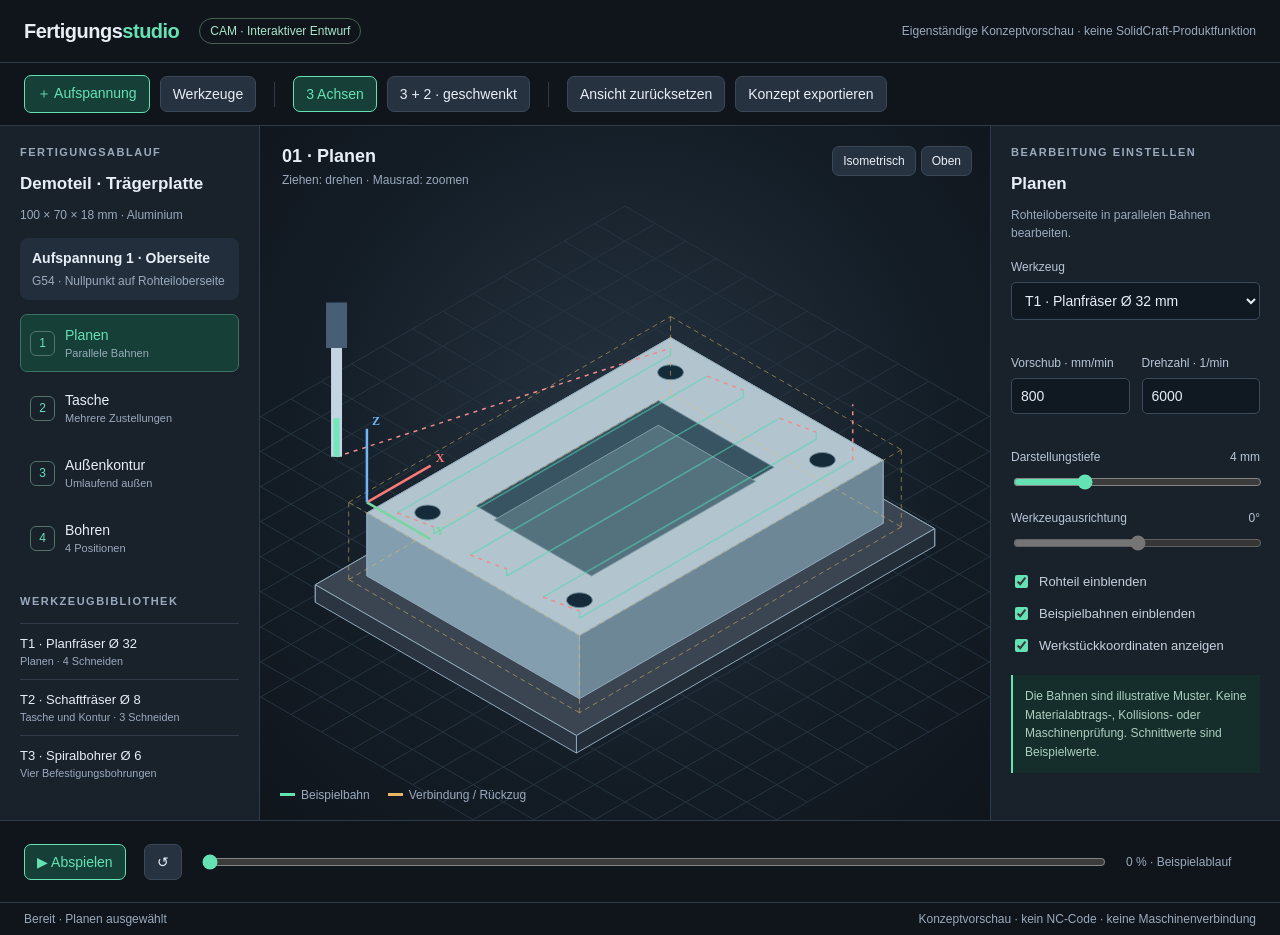
<file: prototype/index.html>
<!doctype html>
<html lang="de">
<meta charset="utf-8"><meta name="viewport" content="width=device-width,initial-scale=1">
<title>Fertigungsstudio · CAM-Konzept</title>
<style>
:root{color-scheme:dark;--bg:#10151c;--panel:#19212b;--line:#303b49;--muted:#9aaabd;--ink:#e8eef6;--accent:#65e2b4}*{box-sizing:border-box}body{margin:0;background:var(--bg);color:var(--ink);font:14px 'Segoe UI',sans-serif}button,input,select{font:inherit}button{cursor:pointer;color:inherit;background:#263240;border:1px solid #3a4859;border-radius:7px;padding:9px 12px}button:hover{background:#35465a}button.active,button.primary{background:#163f37;border-color:var(--accent);color:var(--accent)}header{display:flex;align-items:center;gap:20px;padding:18px 24px;border-bottom:1px solid var(--line)}.brand{font-size:20px;font-weight:700;letter-spacing:-.5px}.brand span{color:var(--accent)}.pill{font-size:12px;border:1px solid #486052;color:#aae7c9;padding:5px 10px;border-radius:20px}.note{margin-left:auto;color:var(--muted);font-size:12px}.toolbar{display:flex;gap:10px;padding:12px 24px;border-bottom:1px solid var(--line);align-items:center;flex-wrap:wrap}.sep{height:25px;border-left:1px solid var(--line);margin:0 8px}.layout{display:grid;grid-template-columns:260px minmax(320px,1fr) 290px;height:calc(100vh - 206px);min-height:500px}.panel{background:var(--panel);padding:20px;border-right:1px solid var(--line);overflow:auto}.panel.right{border-left:1px solid var(--line);border-right:0}.eyebrow{color:var(--muted);font-size:11px;font-weight:700;letter-spacing:1.5px;margin-bottom:16px}h2{font-size:17px;margin:8px 0 6px}p{line-height:1.5;color:var(--muted)}.setup{padding:12px;background:#222e3b;border-radius:8px;margin:14px 0}.setup strong{display:block;margin-bottom:6px}.tree{display:grid;gap:7px}.op{text-align:left;display:flex;gap:10px;align-items:center;width:100%;padding:12px 9px;background:transparent;border-color:transparent}.op.active{border-color:#3b7162}.op small{display:block;color:var(--muted);font-size:11px;margin-top:4px}.op .num{font-size:12px;color:var(--accent);border:1px solid #547469;width:25px;height:25px;display:grid;place-items:center;border-radius:6px}.tools{margin-top:28px}.tool{border-top:1px solid var(--line);padding:12px 0;font-size:13px}.tool small{display:block;color:var(--muted);margin-top:4px}.view{position:relative;overflow:hidden;background:radial-gradient(ellipse at 50% 45%,#263441 0,#131c25 65%,#10151c 100%)}canvas{display:block;width:100%;height:100%;touch-action:none}.viewtitle{position:absolute;left:22px;top:20px;pointer-events:none}.viewtitle strong{display:block;font-size:18px}.viewtitle span{display:block;color:var(--muted);font-size:12px;margin-top:6px}.viewbuttons{position:absolute;top:20px;right:18px;display:flex;gap:5px}.viewbuttons button{padding:7px 10px;font-size:12px}.legend{position:absolute;bottom:18px;left:20px;color:var(--muted);font-size:12px;display:flex;gap:18px;pointer-events:none}.legend i{display:inline-block;width:15px;height:3px;margin:0 6px 3px 0;background:var(--accent)}.legend i.rapid{background:#e6b767}.field{margin:18px 0}.field label{display:flex;justify-content:space-between;color:#b7c6d6;font-size:12px;margin-bottom:8px}input[type=range]{width:100%;accent-color:var(--accent)}input[type=number],select{width:100%;padding:9px;color:var(--ink);border-radius:5px;border:1px solid #3c4b5c;background:#101922}.twocol{display:grid;grid-template-columns:1fr 1fr;gap:12px}.check{display:flex;align-items:center;gap:8px;margin:13px 0;color:#c5d0dd;font-size:13px}.check input{accent-color:var(--accent)}.info{padding:12px;border-left:2px solid var(--accent);background:#152e2b;color:#adcebf;font-size:12px;line-height:1.55;margin-top:20px}.timeline{height:82px;border-top:1px solid var(--line);padding:12px 24px;display:flex;gap:18px;align-items:center}.timeline input{flex:1}.timeline .time{width:130px;color:var(--muted);font-size:12px}.status{padding:9px 24px;border-top:1px solid var(--line);font-size:12px;color:var(--muted);display:flex;justify-content:space-between;gap:12px}.toast{position:fixed;bottom:110px;left:50%;transform:translateX(-50%);background:#26443c;border:1px solid #6bcba7;border-radius:9px;padding:15px 22px;max-width:90%;z-index:3;box-shadow:0 8px 35px #0009}.hidden{display:none}@media(max-width:1050px){.layout{grid-template-columns:215px minmax(280px,1fr)}.panel.right{grid-column:1/-1;display:flex;gap:18px;flex-wrap:wrap;overflow:visible}.layout{height:auto}.view{min-height:520px}.right .field{min-width:160px}.note{display:none}.timeline{margin-top:0}}@media(max-width:650px){header{padding:16px}.layout{display:flex;flex-direction:column}.panel{border-bottom:1px solid var(--line)}.tree{grid-template-columns:1fr 1fr}.tools{display:none}.view{height:480px}.viewbuttons{top:80px}.toolbar{padding:12px}.timeline{padding:12px;gap:8px}.pill{font-size:10px}.legend{gap:8px}.status{font-size:10px}}
</style>
<header><div class="brand">Fertigungs<span>studio</span></div><span class="pill">CAM · Interaktiver Entwurf</span><span class="note">Eigenständige Konzeptvorschau · keine SolidCraft-Produktfunktion</span></header>
<nav class="toolbar" aria-label="Fertigung"><button class="primary" id="setupButton">＋ Aufspannung</button><button id="toolButton">Werkzeuge</button><span class="sep"></span><button class="mode active" data-mode="3">3 Achsen</button><button class="mode" data-mode="32">3 + 2 · geschwenkt</button><span class="sep"></span><button id="reset">Ansicht zurücksetzen</button><button id="export">Konzept exportieren</button></nav>
<main class="layout"><aside class="panel"><div class="eyebrow">FERTIGUNGSABLAUF</div><h2>Demoteil · Trägerplatte</h2><p style="font-size:12px">100 × 70 × 18 mm · Aluminium</p><div class="setup"><strong id="setupName">Aufspannung 1 · Oberseite</strong><span style="font-size:12px;color:var(--muted)">G54 · Nullpunkt auf Rohteiloberseite</span></div><div class="tree" id="operations"></div><section class="tools" id="tools"><div class="eyebrow">WERKZEUGBIBLIOTHEK</div><div class="tool">T1 · Planfräser Ø 32<small>Planen · 4 Schneiden</small></div><div class="tool">T2 · Schaftfräser Ø 8<small>Tasche und Kontur · 3 Schneiden</small></div><div class="tool">T3 · Spiralbohrer Ø 6<small>Vier Befestigungsbohrungen</small></div></section></aside>
<section class="view" aria-label="Drehbare dreidimensionale Werkstückvorschau"><canvas id="scene" aria-label="Werkstück und illustrative Werkzeugbewegung"></canvas><div class="viewtitle"><strong id="opTitle">01 · Planen</strong><span>Ziehen: drehen · Mausrad: zoomen</span></div><div class="viewbuttons"><button id="iso">Isometrisch</button><button id="top">Oben</button></div><div class="legend"><span><i></i>Beispielbahn</span><span><i class="rapid"></i>Verbindung / Rückzug</span></div></section>
<aside class="panel right"><div><div class="eyebrow">BEARBEITUNG EINSTELLEN</div><h2 id="paramTitle">Planen</h2><p id="opDescription" style="font-size:12px"></p></div><div class="field"><label for="tool">Werkzeug</label><select id="tool"><option>T1 · Planfräser Ø 32 mm</option><option>T2 · Schaftfräser Ø 8 mm</option><option>T3 · Bohrer Ø 6 mm</option></select></div><div class="twocol"><div class="field"><label for="feed">Vorschub · mm/min</label><input id="feed" type="number" min="1" max="30000" value="800"></div><div class="field"><label for="rpm">Drehzahl · 1/min</label><input id="rpm" type="number" min="1" max="60000" value="6000"></div></div><div class="field"><label for="depth">Darstellungstiefe <span id="depthValue">4 mm</span></label><input id="depth" type="range" min="1" max="12" value="4"></div><div class="field"><label for="angle">Werkzeugausrichtung <span id="angleValue">0°</span></label><input id="angle" type="range" min="-60" max="60" value="0" disabled></div><div><label class="check"><input id="stock" type="checkbox" checked>Rohteil einblenden</label><label class="check"><input id="paths" type="checkbox" checked>Beispielbahnen einblenden</label><label class="check"><input id="axes" type="checkbox" checked>Werkstückkoordinaten anzeigen</label></div><div class="info" id="explanation">Die Bahnen sind illustrative Muster. Keine Materialabtrags-, Kollisions- oder Maschinenprüfung. Schnittwerte sind Beispielwerte.</div></aside></main>
<section class="timeline" aria-label="Beispielanimation"><button id="play" class="primary">▶ Abspielen</button><button id="restart" aria-label="Animation zurücksetzen">↺</button><input type="range" min="0" max="1000" value="0" id="progress" aria-label="Animationsfortschritt"><span class="time" id="progressText">0 % · Beispielablauf</span></section><footer class="status"><span id="status">Bereit · Planen ausgewählt</span><span>Konzeptvorschau · kein NC-Code · keine Maschinenverbindung</span></footer><div id="toast" class="toast hidden" role="status"></div>
<script>
'use strict';
const $=id=>document.getElementById(id),canvas=$('scene'),ctx=canvas.getContext('2d');
const ops=[{name:'Planen',tool:0,desc:'Rohteiloberseite in parallelen Bahnen bearbeiten.'},{name:'Tasche',tool:1,desc:'Rechtecktasche in mehreren Tiefen darstellen.'},{name:'Außenkontur',tool:1,desc:'Umlaufende Kontur mit mehreren Zustellungen.'},{name:'Bohren',tool:2,desc:'Vier Positionen mit Anfahren, Eintauchen und Rückzug.'}];
const ISO_YAW=-Math.PI/4,ISO_PITCH=Math.acos(1/Math.sqrt(3));
let selected=0,yaw=ISO_YAW,pitch=ISO_PITCH,zoom=1,progress=0,playing=false,last=0,drag=null,mode='3',path=[],timer;
function toast(text){$('toast').textContent=text;$('toast').classList.remove('hidden');clearTimeout(timer);timer=setTimeout(()=>$('toast').classList.add('hidden'),5000)}
function selectOperation(i){selected=i;progress=0;$('progress').value=0;$('opTitle').textContent=String(i+1).padStart(2,'0')+' · '+ops[i].name;$('paramTitle').textContent=ops[i].name;$('opDescription').textContent=ops[i].desc;$('tool').selectedIndex=ops[i].tool;document.querySelectorAll('.op').forEach((b,j)=>b.classList.toggle('active',i===j));$('status').textContent='Bereit · '+ops[i].name+' ausgewählt';makePath()}
ops.forEach((op,i)=>{const b=document.createElement('button');b.className='op';b.innerHTML='<span class="num">'+(i+1)+'</span><span>'+op.name+'<small>'+['Parallele Bahnen','Mehrere Zustellungen','Umlaufend außen','4 Positionen'][i]+'</small></span>';b.onclick=()=>selectOperation(i);$('operations').appendChild(b)});
function point(x,y,z,rapid=false){return {x,y,z,rapid}}
function makePath(){path=[];const d=Number($('depth').value),safe=24;path.push(point(-55,-40,safe,true));if(selected===0){for(let y=-30,i=0;y<=30;y+=12,i++){const a=i%2?-45:45,b=-a;path.push(point(a,y,10,true),point(a,y,8),point(b,y,8))}}if(selected===1){for(let z=8-d/2;z>=8-d-.01;z-=d/2){path.push(point(-29,-18,safe,true),point(-29,-18,z));for(let k=0;k<3;k++){const x=29-k*7,y=18-k*5;path.push(point(-x,-y,z),point(x,-y,z),point(x,y,z),point(-x,y,z),point(-x,-y,z))}path.push(point(-15,-8,safe,true))}}if(selected===2){for(let z=6;z>=-8;z-=Math.max(2,d/2)){path.push(point(-52,-37,safe,true),point(-52,-37,z),point(52,-37,z),point(52,37,z),point(-52,37,z),point(-52,-37,z),point(-52,-37,safe,true))}}if(selected===3){for(const [x,y] of [[-40,-25],[40,-25],[40,25],[-40,25]])path.push(point(x,y,safe,true),point(x,y,9,true),point(x,y,-d),point(x,y,safe,true))}path.push(point(path.at(-1).x,path.at(-1).y,safe,true));}
function project(v){const c=Math.cos(yaw),s=Math.sin(yaw),x=v.x*c-v.y*s,y=v.x*s+v.y*c;const f=Math.min(canvas.clientWidth/170,canvas.clientHeight/145)*zoom;return {x:canvas.clientWidth/2+x*f,y:canvas.clientHeight*.56+(y*Math.cos(pitch)-v.z*Math.sin(pitch))*f,depth:y*Math.sin(pitch)+v.z*Math.cos(pitch)}}
function line(a,b,color,width=1,dash=[]){const p=project(a),q=project(b);ctx.beginPath();ctx.setLineDash(dash);ctx.strokeStyle=color;ctx.lineWidth=width;ctx.moveTo(p.x,p.y);ctx.lineTo(q.x,q.y);ctx.stroke();ctx.setLineDash([])}
function polygon(vertices,fill,stroke='#91aabc'){ctx.beginPath();vertices.map(project).forEach((p,i)=>i?ctx.lineTo(p.x,p.y):ctx.moveTo(p.x,p.y));ctx.closePath();ctx.fillStyle=fill;ctx.fill();if(stroke){ctx.strokeStyle=stroke;ctx.lineWidth=1;ctx.stroke()}}
function box(x0,y0,z0,x1,y1,z1,colors){const p=(x,y,z)=>point(x,y,z);const faces=[{v:[p(x0,y0,z0),p(x1,y0,z0),p(x1,y0,z1),p(x0,y0,z1)],c:colors[1]},{v:[p(x1,y0,z0),p(x1,y1,z0),p(x1,y1,z1),p(x1,y0,z1)],c:colors[2]},{v:[p(x1,y1,z0),p(x0,y1,z0),p(x0,y1,z1),p(x1,y1,z1)],c:colors[1]},{v:[p(x0,y1,z0),p(x0,y0,z0),p(x0,y0,z1),p(x0,y1,z1)],c:colors[2]},{v:[p(x0,y0,z1),p(x1,y0,z1),p(x1,y1,z1),p(x0,y1,z1)],c:colors[0]}];faces.sort((a,b)=>a.v.reduce((s,v)=>s+project(v).depth,0)-b.v.reduce((s,v)=>s+project(v).depth,0));faces.forEach(f=>polygon(f.v,f.c))}
function draw(){const w=canvas.clientWidth,h=canvas.clientHeight;ctx.clearRect(0,0,w,h);for(let t=-100;t<=100;t+=10){line(point(t,-100,-12),point(t,100,-12),'#263541');line(point(-100,t,-12),point(100,t,-12),'#263541')}box(-59,-43,-17,59,43,-12,['#3b4551','#222d38','#2a3541']);box(-50,-35,-10,50,35,8,['#b2c5cf','#6d8797','#839eae']);const pocket=[point(-30,-19,8),point(30,-19,8),point(30,19,8),point(-30,19,8)];polygon(pocket,'#385361','#6b8797');const d=Number($('depth').value);polygon([point(-27,-16,8-d),point(27,-16,8-d),point(27,16,8-d),point(-27,16,8-d)],'#54727e','#829ba6');for(const [x,y] of [[-40,-25],[40,-25],[40,25],[-40,25]]){const pts=[];for(let i=0;i<32;i++){const a=i/32*Math.PI*2;pts.push(point(x+3*Math.cos(a),y+3*Math.sin(a),8.1))}polygon(pts,'#152b39','#718d9c')}if($('stock').checked){const c='#dfbc6b88';for(const z of [-11,11]){const corners=[point(-53,-38,z),point(53,-38,z),point(53,38,z),point(-53,38,z)];corners.forEach((p,i)=>line(p,corners[(i+1)%4],c,1,[5,4]))}for(const x of [-53,53])for(const y of [-38,38])line(point(x,y,-11),point(x,y,11),c,1,[5,4])}if($('paths').checked){const end=progress*(path.length-1);for(let i=1;i<path.length;i++){const done=i<=end;(!globalThis.FertigungsstudioStudio||globalThis.FertigungsstudioStudio.activeVisible())&&(!globalThis.FertigungsstudioStudio||globalThis.FertigungsstudioStudio.allowMove(path[i].rapid?'rapid':'cut'))&&line(path[i-1],path[i],path[i].rapid?'#f08b8b':done?'#a5ffcf':'#50d7b38c',done?2.8:1.5,path[i].rapid?[4,5]:[])}}const at=progress*(path.length-1),idx=Math.min(path.length-2,Math.floor(at)),f=at-idx,a=path[idx],b=path[idx+1];if(a&&b){const tip=point(a.x+(b.x-a.x)*f,a.y+(b.y-a.y)*f,a.z+(b.z-a.z)*f),ang=Number($('angle').value)*Math.PI/180;const head=point(tip.x+Math.sin(ang)*31,tip.y,tip.z+Math.cos(ang)*31);line(tip,head,'#c4d5e1',11);line(tip,point(tip.x+Math.sin(ang)*11,tip.y,tip.z+Math.cos(ang)*11),'#72e7bd',6);const holder=point(head.x+Math.sin(ang)*13,head.y,head.z+Math.cos(ang)*13);line(head,holder,'#475e74',21)}if($('axes').checked){const o=point(-50,-35,11);for(const [v,color,label] of [[point(-29,-35,11),'#fa7979','X'],[point(-50,-14,11),'#78d5a2','Y'],[point(-50,-35,32),'#70b7fa','Z']]){line(o,v,color,2.5);const p=project(v);ctx.fillStyle=color;ctx.font='bold 12px Segoe UI';ctx.fillText(label,p.x+5,p.y-4)}}$('progressText').textContent=Math.round(progress*100)+' % · Beispielablauf';}
function resize(){const ratio=devicePixelRatio||1;canvas.width=canvas.clientWidth*ratio;canvas.height=canvas.clientHeight*ratio;ctx.setTransform(ratio,0,0,ratio,0,0);draw()}new ResizeObserver(resize).observe(canvas);
canvas.onpointerdown=e=>{drag={x:e.clientX,y:e.clientY};canvas.setPointerCapture(e.pointerId)};canvas.onpointermove=e=>{if(drag){yaw+=(e.clientX-drag.x)*.008;pitch=Math.max(.15,Math.min(1.55,pitch+(e.clientY-drag.y)*.008));drag={x:e.clientX,y:e.clientY}}};canvas.onpointerup=()=>drag=null;canvas.onpointercancel=()=>drag=null;canvas.onwheel=e=>{e.preventDefault();zoom=Math.max(.45,Math.min(2.4,zoom*Math.exp(-e.deltaY*.001)));};
function reset(){yaw=ISO_YAW;pitch=ISO_PITCH;zoom=1}$('iso').onclick=reset;$('reset').onclick=reset;$('top').onclick=()=>{yaw=0;pitch=Math.PI/2};
document.querySelectorAll('.mode').forEach(btn=>btn.onclick=()=>{mode=btn.dataset.mode;document.querySelectorAll('.mode').forEach(b=>b.classList.toggle('active',b===btn));$('angle').disabled=mode==='3';$('angle').value=mode==='3'?0:30;$('angleValue').textContent=$('angle').value+'°';$('setupName').textContent=mode==='3'?'Aufspannung 1 · Oberseite':'Aufspannung 1 · Ausrichtungsvorschau';$('explanation').textContent=mode==='3'?'Die Bahnen sind illustrative Muster. Keine Materialabtrags-, Kollisions- oder Maschinenprüfung. Schnittwerte sind Beispielwerte.':'3+2-Konzept: Der Regler zeigt nur die Werkzeugrichtung. Beispielbahnen werden nicht für den Winkel neu berechnet. Keine Kinematik oder sichere Schwenkbewegung simuliert.';});
$('depth').oninput=()=>{$('depthValue').textContent=$('depth').value+' mm';makePath()};$('angle').oninput=()=>{$('angleValue').textContent=$('angle').value+'°'};$('tool').onchange=()=>toast('Werkzeugauswahl geändert. Die Beispielbahn wird dadurch nicht neu berechnet.');
$('play').onclick=()=>{playing=!playing;if(progress>=1&&playing)progress=0;$('play').textContent=playing?'Ⅱ Pause':'▶ Abspielen'};$('restart').onclick=()=>{progress=0;$('progress').value=0};$('progress').oninput=()=>progress=Number($('progress').value)/1000;
$('setupButton').onclick=()=>{document.querySelector('[data-mode="32"]').click();$('angle').focus();toast('Geschwenkte Ausrichtung geöffnet. Rechts kannst du den Winkel verändern.')};$('toolButton').onclick=()=>{$('tool').focus();toast('Wähle rechts das Werkzeug für die Konzeptdarstellung.')};
$('export').onclick=()=>{const data={type:'CAM interface concept — not a machining program',operation:ops[selected].name,mode,tool:$('tool').value,feed:Number($('feed').value),rpm:Number($('rpm').value),illustrationDepth:Number($('depth').value),illustrationAngle:Number($('angle').value),warning:'Illustrative paths only. No verified toolpaths, collision checks or machine commands.'};const url=URL.createObjectURL(new Blob([JSON.stringify(data,null,2)],{type:'application/json'}));const a=document.createElement('a');a.href=url;a.download='cam-konzept.json';a.click();setTimeout(()=>URL.revokeObjectURL(url),1000);toast('Konzept gespeichert – keine NC-Datei.')};
function tick(time){if(playing){progress=Math.min(1,progress+(time-last)/20000);$('progress').value=Math.round(progress*1000);if(progress>=1){playing=false;$('play').textContent='▶ Abspielen'}}last=time;draw();requestAnimationFrame(tick)}selectOperation(0);requestAnimationFrame(tick);
</script></html>
</file>
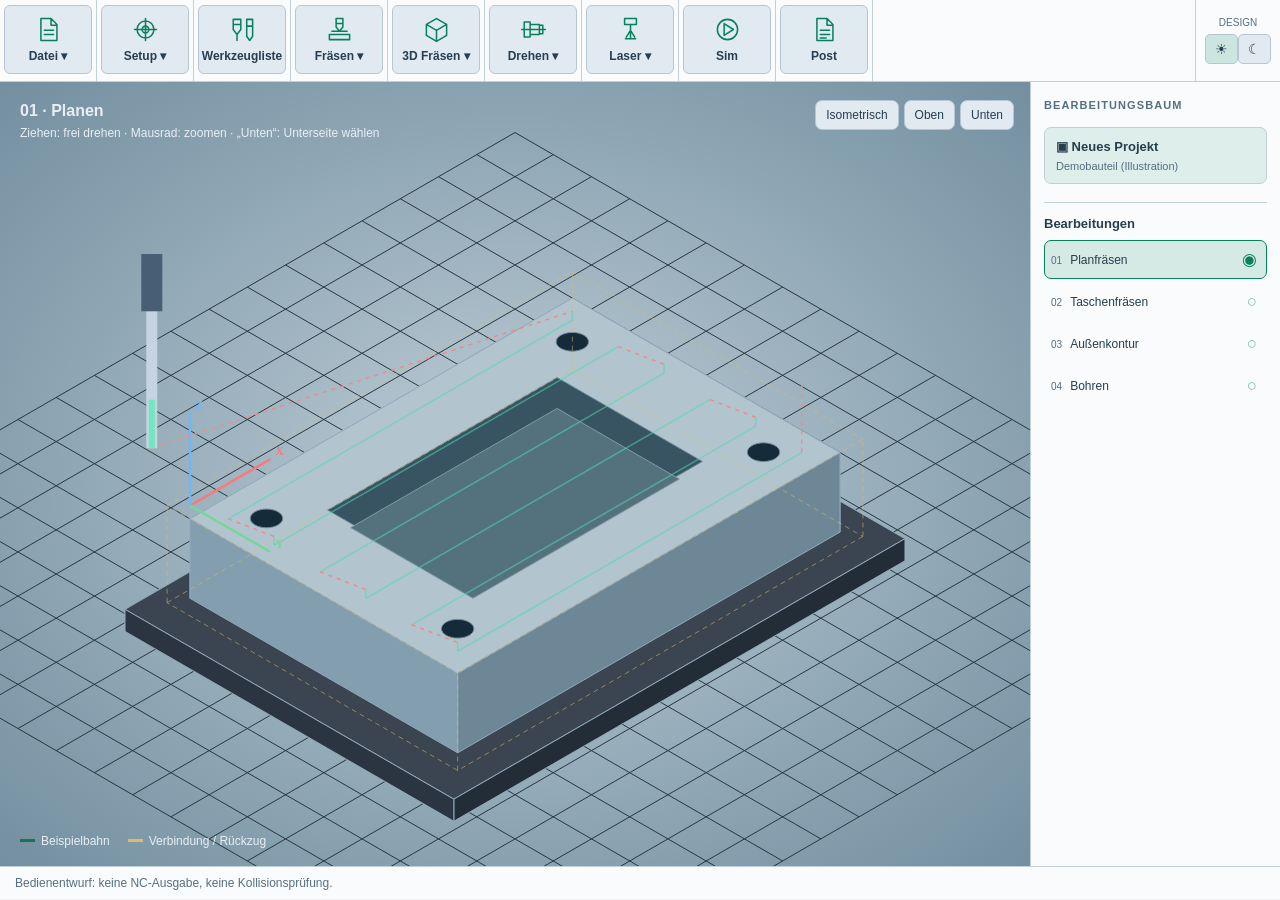
<file: prototype/fertigungsstudio-kacheln.html>
﻿<!doctype html>
<html lang="de">
<meta charset="utf-8"><meta name="viewport" content="width=device-width,initial-scale=1">
<title>Fertigungsstudio · CAM-Konzept</title>
<script>
// Appearance is a user preference, not a project property. First start: light.
// Restore before painting to avoid a brief dark startup.
(()=>{let mode='light';try{const saved=localStorage.getItem('fertigungsstudio-ui-theme-v1');if(saved==='dark'||saved==='light')mode=saved;}catch{}document.documentElement.setAttribute('data-fs-theme',mode);})();
</script>
<style>
:root{color-scheme:dark;--bg:#10151c;--panel:#19212b;--line:#303b49;--muted:#9aaabd;--ink:#e8eef6;--accent:#65e2b4}*{box-sizing:border-box}body{margin:0;background:var(--bg);color:var(--ink);font:14px 'Segoe UI',sans-serif}button,input,select{font:inherit}button{cursor:pointer;color:inherit;background:#263240;border:1px solid #3a4859;border-radius:7px;padding:9px 12px}button:hover{background:#35465a}button.active,button.primary{background:#163f37;border-color:var(--accent);color:var(--accent)}header{display:flex;align-items:center;gap:20px;padding:18px 24px;border-bottom:1px solid var(--line)}.brand{font-size:20px;font-weight:700;letter-spacing:-.5px}.brand span{color:var(--accent)}.pill{font-size:12px;border:1px solid #486052;color:#aae7c9;padding:5px 10px;border-radius:20px}.note{margin-left:auto;color:var(--muted);font-size:12px}.toolbar{display:flex;gap:10px;padding:12px 24px;border-bottom:1px solid var(--line);align-items:center;flex-wrap:wrap}.sep{height:25px;border-left:1px solid var(--line);margin:0 8px}.layout{display:grid;grid-template-columns:260px minmax(320px,1fr) 290px;height:calc(100vh - 206px);min-height:500px}.panel{background:var(--panel);padding:20px;border-right:1px solid var(--line);overflow:auto}.panel.right{border-left:1px solid var(--line);border-right:0}.eyebrow{color:var(--muted);font-size:11px;font-weight:700;letter-spacing:1.5px;margin-bottom:16px}h2{font-size:17px;margin:8px 0 6px}p{line-height:1.5;color:var(--muted)}.setup{padding:12px;background:#222e3b;border-radius:8px;margin:14px 0}.setup strong{display:block;margin-bottom:6px}.tree{display:grid;gap:7px}.op{text-align:left;display:flex;gap:10px;align-items:center;width:100%;padding:12px 9px;background:transparent;border-color:transparent}.op.active{border-color:#3b7162}.op small{display:block;color:var(--muted);font-size:11px;margin-top:4px}.op .num{font-size:12px;color:var(--accent);border:1px solid #547469;width:25px;height:25px;display:grid;place-items:center;border-radius:6px}.tools{margin-top:28px}.tool{border-top:1px solid var(--line);padding:12px 0;font-size:13px}.tool small{display:block;color:var(--muted);margin-top:4px}.view{position:relative;overflow:hidden;background:radial-gradient(ellipse at 50% 45%,#263441 0,#131c25 65%,#10151c 100%)}canvas{display:block;width:100%;height:100%;touch-action:none}.viewtitle{position:absolute;left:22px;top:20px;pointer-events:none}.viewtitle strong{display:block;font-size:18px}.viewtitle span{display:block;color:var(--muted);font-size:12px;margin-top:6px}.viewbuttons{position:absolute;top:20px;right:18px;display:flex;gap:5px}.viewbuttons button{padding:7px 10px;font-size:12px}.legend{position:absolute;bottom:18px;left:20px;color:var(--muted);font-size:12px;display:flex;gap:18px;pointer-events:none}.legend i{display:inline-block;width:15px;height:3px;margin:0 6px 3px 0;background:var(--accent)}.legend i.rapid{background:#e6b767}.field{margin:18px 0}.field label{display:flex;justify-content:space-between;color:#b7c6d6;font-size:12px;margin-bottom:8px}input[type=range]{width:100%;accent-color:var(--accent)}input[type=number],select{width:100%;padding:9px;color:var(--ink);border-radius:5px;border:1px solid #3c4b5c;background:#101922}.twocol{display:grid;grid-template-columns:1fr 1fr;gap:12px}.check{display:flex;align-items:center;gap:8px;margin:13px 0;color:#c5d0dd;font-size:13px}.check input{accent-color:var(--accent)}.info{padding:12px;border-left:2px solid var(--accent);background:#152e2b;color:#adcebf;font-size:12px;line-height:1.55;margin-top:20px}.timeline{height:82px;border-top:1px solid var(--line);padding:12px 24px;display:flex;gap:18px;align-items:center}.timeline input{flex:1}.timeline .time{width:130px;color:var(--muted);font-size:12px}.status{padding:9px 24px;border-top:1px solid var(--line);font-size:12px;color:var(--muted);display:flex;justify-content:space-between;gap:12px}.toast{position:fixed;bottom:110px;left:50%;transform:translateX(-50%);background:#26443c;border:1px solid #6bcba7;border-radius:9px;padding:15px 22px;max-width:90%;z-index:3;box-shadow:0 8px 35px #0009}.hidden{display:none}@media(max-width:1050px){.layout{grid-template-columns:215px minmax(280px,1fr)}.panel.right{grid-column:1/-1;display:flex;gap:18px;flex-wrap:wrap;overflow:visible}.layout{height:auto}.view{min-height:520px}.right .field{min-width:160px}.note{display:none}.timeline{margin-top:0}}@media(max-width:650px){header{padding:16px}.layout{display:flex;flex-direction:column}.panel{border-bottom:1px solid var(--line)}.tree{grid-template-columns:1fr 1fr}.tools{display:none}.view{height:480px}.viewbuttons{top:80px}.toolbar{padding:12px}.timeline{padding:12px;gap:8px}.pill{font-size:10px}.legend{gap:8px}.status{font-size:10px}}
header{padding:12px 22px;gap:24px}.document-name{color:var(--muted)}.header-right{margin-left:auto;display:flex;align-items:center;gap:12px}.header-right label{font-size:12px;color:var(--muted)}.header-right select{width:auto}.workspace-tabs{display:flex;gap:6px;padding:6px 22px 0;border-bottom:1px solid var(--line);align-items:center}.workspace-tabs button{border:0;border-radius:5px 5px 0 0;background:transparent;padding:10px 22px}.workspace-tabs button.active{background:#233c3b;color:var(--accent);border-bottom:3px solid var(--accent)}.workspace-tabs span{margin-left:auto;color:var(--muted);font-size:12px}.ribbon{display:flex;flex-wrap:wrap;padding:10px 14px 7px;background:var(--panel);gap:0;border-bottom:1px solid var(--line)}.ribbon-group{display:flex;flex-direction:column;justify-content:space-between;border-right:1px solid var(--line);padding:0 12px;gap:6px}.ribbon-group:last-child{border:0}.tiles{display:flex;gap:5px}.tile{min-width:70px;max-width:105px;min-height:79px;padding:9px 8px;display:flex;flex-direction:column;justify-content:center;align-items:center;gap:7px;background:transparent;border:1px solid transparent;border-radius:6px;font-size:13px}.tile svg{width:30px;height:32px;color:#9fbed1}.tile:hover{background:#293b48;border-color:#4c6575}.tile.active{background:#173e35;border-color:#4e9c84}.tile.active svg{color:var(--accent)}.group-label{text-align:center;font-size:12px;color:var(--muted)}.layout{height:calc(100vh - 320px);min-height:430px;grid-template-columns:260px minmax(280px,1fr) 310px}.layout.inspector-hidden{grid-template-columns:260px minmax(280px,1fr)}.inspector-hidden .right{display:none}.panel.right{position:relative}.close-panel{float:right;padding:3px 8px}.timeline{height:66px}.status{padding:7px 22px}.viewtitle strong{font-size:16px}.tools{margin-top:22px}.panel{padding:18px}.op{padding:10px}.op small{font-size:12px}.eyebrow{font-size:12px}.settings-dialog{width:min(680px,94vw);color:var(--ink);background:var(--panel);border:1px solid #536879;border-radius:12px;padding:26px;box-shadow:0 30px 100px #0008}.settings-dialog::backdrop{background:#0009}.dialog-head{display:flex;justify-content:space-between;align-items:center;gap:20px}.dialog-body{display:grid;gap:18px;margin:24px 0}.dialog-body label{display:grid;gap:8px}.dialog-body .check{display:flex}.dialog-actions{display:flex;gap:10px;justify-content:flex-end}.settings-dialog input:not([type=checkbox]),.settings-dialog select{width:100%;padding:10px;background:var(--bg);border:1px solid var(--line);border-radius:5px;color:var(--ink)}button:focus-visible,[role=button]:focus-visible{outline:2px solid var(--accent);outline-offset:3px}body.large-text{font-size:16px}html[data-fs-theme="light"] body,body.light{--bg:#e9eef3;--panel:#f8fafc;--line:#bcc9d4;--muted:#4f6073;--ink:#203347;--accent:#167454;color-scheme:light}body.light button{background:#e2eaf1;color:#263e52;border-color:#b6c6d4}body.light button.active,body.light button.primary{background:#d6eee4;color:#11583f}body.light .setup{background:#e0e9f0}body.light .view{background:radial-gradient(ellipse,#536c7d,#253948)}body.light .viewtitle,body.light .viewtitle span,body.light .legend{color:#e8eef6}body.light .info{background:#e0f0e7;color:#285641}body.light .field label{color:#3c5368}body.light input[type=number],body.light select{background:#fff;color:#203347}#postCode{font-family:Consolas,monospace;white-space:pre-wrap;color:var(--muted)}@media(min-width:1600px){.tile{min-width:85px}.ribbon-group{padding:0 18px}.layout{min-height:520px}}@media(max-width:1100px){.layout,.layout.inspector-hidden{height:auto;grid-template-columns:220px minmax(280px,1fr)}.view{min-height:540px}.layout .right{grid-column:1/-1}.inspector-hidden .right{display:none}.ribbon{gap:12px 0}.header-right label{display:none}}@media(max-width:650px){.layout,.layout.inspector-hidden{display:flex;flex-direction:column}.header-right{margin-left:0}.document-name{display:none}header{flex-wrap:wrap}.tile{min-width:64px;font-size:12px}.workspace-tabs span{display:none}.viewbuttons{top:80px}.ribbon-group{padding:0 6px}.view{min-height:430px}.panel.right{display:block}.inspector-hidden .right{display:none}.timeline{flex-wrap:wrap;height:auto}.timeline input{min-width:120px}}
.cam-workbench{padding:13px 22px 12px;background:linear-gradient(135deg,#192933,#1b2d32);border-bottom:1px solid #3a5663}.cam-workbench-head{display:flex;align-items:center;justify-content:space-between;gap:16px;margin-bottom:10px}.cam-eyebrow{display:block;font-size:10px;letter-spacing:1.5px;font-weight:700;color:#98b5c4;margin-bottom:3px}.cam-workbench-head h2{font-size:17px;margin:0;color:#eff7f9}.cam-runtime{font-size:12px;font-weight:600;border:1px solid #506472;border-radius:6px;padding:7px 10px;color:#b8c7d0;white-space:nowrap}.cam-runtime[data-live="true"]{border-color:#67b99e;color:#93e3c7;background:#193f38}.cam-operation-grid{display:grid;grid-template-columns:repeat(4,minmax(0,1fr));gap:9px}.cam-operation-card{min-width:0;min-height:91px;text-align:left;display:grid;grid-template-columns:32px minmax(0,1fr);column-gap:10px;align-content:center;row-gap:3px;padding:10px 12px;border:1px solid #4b6470;background:#223744;color:#eaf1f6;border-radius:9px}.cam-operation-card:hover{background:#2b4753;border-color:#91c7b6}.cam-operation-card.active{background:#184238;border-color:#65e2b4;color:#e8fff6;box-shadow:inset 0 0 0 1px #65e2b455}.cam-op-number{grid-row:1/3;width:30px;height:30px;border:1px solid #698b91;border-radius:7px;display:grid;place-items:center;color:#a5d2ca;font-size:11px;font-weight:700}.cam-operation-card strong{font-size:14px;line-height:1.25}.cam-operation-card>span:last-child{font-size:11px;color:#aabdc8;line-height:1.35}.cam-operation-card.active>span:last-child{color:#b7ead6}.cam-workbench-note{font-size:11px;color:#a5b9c8;margin-top:8px}.layout{height:calc(100vh - 485px)}body.light .cam-workbench{background:#e0edf0;border-color:#a9c4cb}body.light .cam-workbench-head h2{color:#213b4b}body.light .cam-eyebrow,body.light .cam-workbench-note{color:#486473}body.light .cam-operation-card{background:#f2f8fa;color:#263f4c;border-color:#afc5d0}body.light .cam-operation-card>span:last-child{color:#557381}body.light .cam-operation-card.active{background:#d0f2e5;color:#16543f;border-color:#318266}body.light .cam-operation-card.active>span:last-child{color:#356d5b}body.light .cam-runtime{color:#49606b;border-color:#aec1c9}body.light .cam-runtime[data-live="true"]{color:#136b4e;background:#d3f2e5}@media(max-width:1100px){.cam-operation-card{grid-template-columns:1fr;gap:3px}.cam-op-number{grid-row:auto;width:24px;height:23px}.cam-operation-card{min-height:105px}.layout{height:auto}}@media(max-width:750px){.cam-operation-grid{grid-template-columns:repeat(2,minmax(0,1fr))}.cam-workbench-head{flex-wrap:wrap}.cam-runtime{white-space:normal}.cam-workbench{padding:12px}.cam-operation-card{min-height:88px;grid-template-columns:28px 1fr}.cam-op-number{grid-row:1/3}.cam-workbench-note{line-height:1.5}}[hidden]{display:none!important}body.studio-ready{--studio-bg:#111c26;--studio-panel:#1c2a36;--studio-line:#405563;--studio-ink:#e8eff5;--studio-muted:#adc1cc;--studio-accent:#65e2b4;background:var(--studio-bg);color:var(--studio-ink)}html[data-fs-theme="light"] body.studio-ready,body.studio-ready.light{--studio-bg:#edf3f7;--studio-panel:#f9fbfd;--studio-line:#bfd0d9;--studio-ink:#263f4d;--studio-muted:#556f80;--studio-accent:#07815b}body.studio-ready>header,body.studio-ready>.workspace-tabs,body.studio-ready>.ribbon,body.studio-ready>.cam-workbench,body.studio-ready>.layout,body.studio-ready>.timeline,body.studio-ready>footer.status{display:none!important}body.studio-ready .studio-shell{display:flex;flex-direction:column;height:calc(100dvh - 1px);min-height:550px;background:var(--studio-bg)}.studio-ribbon{display:flex;align-items:stretch;background:var(--studio-panel);border-bottom:1px solid var(--studio-line);min-height:82px}.studio-menus{display:flex;align-items:stretch;flex:1;min-width:0;overflow-x:auto;scrollbar-width:thin}.studio-menu-wrap{flex:0 0 auto;padding:5px 4px;border-right:1px solid var(--studio-line)}.studio-menu-tile{display:flex;flex-direction:column;align-items:center;justify-content:center;gap:6px;width:88px;min-height:69px;border:1px solid transparent;border-radius:6px;background:transparent;color:var(--studio-ink);font-size:12px;font-weight:600;white-space:nowrap;padding:5px}.studio-menu-tile:hover,.studio-menu-tile[aria-expanded=true]{background:color-mix(in srgb,var(--studio-accent) 12%,var(--studio-panel));border-color:var(--studio-line)}.studio-menu-tile svg{width:27px;height:27px;fill:none;stroke:var(--studio-accent);stroke-width:1.8;stroke-linejoin:round;stroke-linecap:round}.studio-theme{border-left:1px solid var(--studio-line);padding:7px 9px;display:flex;flex-direction:column;align-items:center;justify-content:center;gap:6px}.studio-theme small{font-size:10px;color:var(--studio-muted)}.studio-theme button{border:1px solid var(--studio-line);padding:6px 9px;border-radius:5px;background:transparent;color:var(--studio-ink)}.studio-theme button[aria-pressed=true]{background:color-mix(in srgb,var(--studio-accent) 18%,var(--studio-panel))}.studio-menu-popup{position:fixed;z-index:300;min-width:210px;max-width:min(265px,95vw);background:var(--studio-panel);color:var(--studio-ink);border:1px solid var(--studio-line);box-shadow:0 16px 45px #0008;border-radius:9px;padding:7px}.studio-menu-popup[hidden]{display:none}.studio-menu-popup h3{font-size:11px;color:var(--studio-muted);margin:8px 9px;letter-spacing:1px}.studio-menu-popup button{display:block;text-align:left;width:100%;padding:10px;border:0;background:transparent;color:var(--studio-ink);font-size:13px}.studio-menu-popup button:hover,.studio-menu-popup button:focus-visible{background:color-mix(in srgb,var(--studio-accent) 18%,var(--studio-panel))}.studio-menu-popup hr{border:0;border-top:1px solid var(--studio-line);margin:5px 3px}.studio-main{display:flex;flex:1;min-height:0}.studio-tree{width:250px;flex:0 0 auto;background:var(--studio-panel);border-right:1px solid var(--studio-line);overflow:auto;padding:17px 13px}.studio-tree h2{font-size:11px;letter-spacing:1.1px;color:var(--studio-muted);margin:0 0 16px}.studio-project{padding:11px;background:color-mix(in srgb,var(--studio-accent) 11%,var(--studio-panel));border:1px solid var(--studio-line);border-radius:7px;font-size:13px;font-weight:700;overflow-wrap:anywhere}.studio-project small{display:block;font-weight:400;color:var(--studio-muted);margin-top:6px;font-size:11px}.studio-tree h3{font-size:13px;margin:18px 0 9px;padding-top:13px;border-top:1px solid var(--studio-line)}.studio-tree-row{display:flex;align-items:center;gap:4px;border:1px solid transparent;border-radius:7px;margin:4px 0}.studio-tree-row.current{border-color:var(--studio-accent);background:color-mix(in srgb,var(--studio-accent) 15%,var(--studio-panel))}.studio-tree-row .studio-op{flex:1;min-width:0;text-align:left;color:var(--studio-ink);background:transparent;border:0;padding:10px 6px;overflow-wrap:anywhere;font-size:12px}.studio-tree-row .studio-op small{margin-right:8px;color:var(--studio-muted)}.studio-tree-row .studio-eye{padding:8px 9px;color:var(--studio-accent);background:transparent;border:0;font-size:17px}.studio-tree-row .studio-eye[aria-pressed=false]{opacity:.5}.studio-scene{min-width:0;flex:1;display:flex;flex-direction:column}body.studio-ready .studio-scene>.view{flex:1;min-height:240px;display:block;width:100%;height:auto}.studio-scene .viewbuttons{top:18px;right:16px}.studio-scene .viewbuttons>*:not(#iso):not(#top):not(#bottom){display:none}.studio-scene .viewtitle{top:20px;left:20px}.studio-scene .legend{bottom:18px}.studio-sim-controls{display:flex;flex-wrap:wrap;align-items:center;gap:8px 13px;background:var(--studio-panel);padding:10px 14px;border-top:1px solid var(--studio-line);font-size:12px}.studio-sim-controls[hidden]{display:none}.studio-sim-controls button{padding:7px 10px}.studio-sim-controls label{display:flex;align-items:center;gap:5px;color:var(--studio-ink)}.studio-sim-controls input[type=checkbox]{accent-color:var(--studio-accent)}.studio-sim-controls input[type=range]{width:160px}.studio-sim-controls #studioStepReadout{min-width:95px;font-variant-numeric:tabular-nums;color:var(--studio-muted)}.studio-sim-controls button:disabled{opacity:.45;cursor:not-allowed}.studio-sim-controls #studioPause{border-color:var(--studio-line)}.studio-sim-controls #studioStop{border-color:var(--studio-line)}.studio-sim-controls select{width:auto;padding:6px}.studio-info{font-size:12px;color:var(--studio-muted);padding:9px 15px;background:var(--studio-panel);border-top:1px solid var(--studio-line)}.studio-modal{color:var(--studio-ink);background:var(--studio-panel);border:1px solid var(--studio-line);border-radius:10px;padding:20px;width:min(770px,96vw);max-height:88vh;overflow:auto;box-shadow:0 25px 70px #0008}.studio-modal::backdrop{background:#000a}.studio-modal h2{font-size:18px;margin:0 0 12px}.studio-modal h3{font-size:13px;margin:18px 0 8px;padding-top:10px;border-top:1px solid var(--studio-line)}.studio-modal p,.studio-modal small{color:var(--studio-muted);line-height:1.5}.studio-modal .studio-modal-head{display:flex;justify-content:space-between;align-items:center;margin-bottom:10px;gap:10px}.studio-modal .studio-modal-head button{padding:4px 10px}.studio-modal-grid{display:grid;grid-template-columns:repeat(2,minmax(0,1fr));gap:12px}.studio-modal-grid label{display:flex;flex-direction:column;gap:5px;font-size:12px;color:var(--studio-muted)}.studio-modal-grid label.wide{grid-column:1/-1}.studio-modal-grid input,.studio-modal-grid select{width:100%;min-width:0;background:var(--studio-bg);color:var(--studio-ink);border:1px solid var(--studio-line);border-radius:5px;padding:9px}.studio-modal-actions{display:flex;gap:8px;flex-wrap:wrap;margin-top:15px}.studio-modal-actions button{padding:9px 12px}.studio-row{display:flex;align-items:center;justify-content:space-between;gap:10px;border-bottom:1px solid var(--studio-line);padding:12px 5px}.studio-row>div{min-width:0;overflow-wrap:anywhere}.studio-row small{display:block;margin-top:3px}.studio-row button{flex:none}.studio-pill{display:inline-block;background:color-mix(in srgb,var(--studio-accent) 16%,var(--studio-panel));padding:5px 7px;border-radius:5px}.studio-origin-view{display:flex;gap:12px;align-items:stretch}.studio-origin-view svg{flex:1;min-width:0;width:100%;height:340px;background:radial-gradient(#334e5d,#14232c);border-radius:6px;border:1px solid var(--studio-line);touch-action:none}.studio-origin-view .studio-origin-fields{width:230px;flex:none}.studio-origin-point{cursor:pointer}.studio-origin-point:focus circle,.studio-origin-point:hover circle{stroke:white;stroke-width:4}.studio-origin-edge{cursor:ns-resize;stroke:transparent;stroke-width:20;pointer-events:stroke}.studio-origin-face{cursor:crosshair}.studio-error{color:#e99494!important}body.studio-ready.light .studio-scene .view{background:radial-gradient(#bdcdd6,#738fa0)}body.studio-ready.light .studio-modal input,body.studio-ready.light .studio-modal select{color:var(--studio-ink)}@media(max-width:800px){.studio-tree{width:185px;padding:12px 7px}.studio-menu-tile{width:73px;font-size:11px}.studio-theme{padding:5px}.studio-scene>.view{min-height:280px}.studio-modal{padding:13px}.studio-origin-view{flex-direction:column}.studio-origin-view .studio-origin-fields{width:100%}}@media(max-width:500px){.studio-tree{width:116px;padding:9px 4px}.studio-tree h2{font-size:10px}.studio-tree-row .studio-op{font-size:10px;padding:7px 2px}.studio-tree-row .studio-eye{padding:6px 2px}.studio-menu-tile{width:65px;font-size:10px}.studio-menu-tile svg{width:23px;height:23px}.studio-theme button{padding:5px}.studio-sim-controls{padding:7px;font-size:10px}.studio-sim-controls input[type=range]{width:90px}.studio-modal-grid{gap:8px}}
.studio-tool-illustration{margin:12px 0;border:1px solid var(--studio-line);border-radius:8px;background:var(--studio-bg);text-align:center;padding:8px}.studio-tool-illustration svg{height:130px;max-width:100%;display:block;margin:auto}.studio-ended{display:flex;flex:1;min-height:350px;align-items:center;justify-content:center;flex-direction:column;gap:12px;padding:20px;text-align:center}.studio-ended strong{font-size:20px}.studio-ended button{padding:10px 16px}body.studio-ready [hidden]{display:none!important}

.studio-model-pick-hint{position:absolute;z-index:15;top:68px;left:18px;right:18px;display:flex;align-items:center;gap:12px;flex-wrap:wrap;padding:12px;background:rgba(14,28,38,.95);border:1px solid #79ccaf;border-radius:8px;color:#e5f4ee;box-shadow:0 10px 30px #0008}.studio-model-pick-hint span{flex:1;min-width:160px;font-size:12px}.studio-model-pick-hint button{padding:6px 10px}.studio-model-pick-hint[hidden]{display:none!important}

.studio-stock-preview{padding:8px;border:1px solid var(--studio-line);border-radius:8px;background:#142330;min-height:230px}.studio-stock-preview canvas{display:block;width:100%;height:260px;max-height:40vh;touch-action:auto}#st-stock-info{font-size:12px;line-height:1.55}
.studio-view-switch{display:flex;flex-wrap:wrap;align-items:center;gap:8px 12px;background:var(--studio-panel);border-bottom:1px solid var(--studio-line);padding:8px 13px;font-size:12px}.studio-view-switch>strong{font-size:11px;color:var(--studio-accent);letter-spacing:.6px;margin-right:4px}.studio-view-switch button{font-size:12px;padding:7px 11px}.studio-view-switch button[aria-pressed=true]{border:1px solid var(--studio-accent);color:var(--studio-accent);background:color-mix(in srgb,var(--studio-accent) 15%,var(--studio-panel))}.studio-view-switch label{display:flex;align-items:center;gap:7px}.studio-view-switch select{width:auto;max-width:190px;padding:6px 8px}.studio-view-switch span{color:var(--studio-muted);font-size:11px;flex:1;min-width:180px}.studio-path-panel{flex:1;min-height:270px;position:relative;overflow:hidden;background:radial-gradient(ellipse at center,#223746,#0d1924 78%);border-left:1px solid var(--studio-line)}.studio-path-panel canvas{display:block;height:100%;width:100%;touch-action:none}.studio-path-axis-note{position:absolute;top:14px;left:15px;pointer-events:none;font-weight:600;color:#bcd2de;font-size:12px;background:#091720ce;padding:5px 9px;border-radius:5px}.studio-path-cursor{position:absolute;bottom:15px;left:15px;pointer-events:none;color:#d7ecf4;font-size:12px;background:#091720de;padding:6px 9px;border-radius:5px}body.studio-ready .studio-scene>.view[hidden],body.studio-ready .studio-scene>.studio-path-panel[hidden],body.studio-ready .studio-view-switch[hidden]{display:none!important}@media(max-width:700px){.studio-view-switch{gap:5px;padding:6px}.studio-view-switch strong{width:100%}.studio-view-switch select{max-width:140px}.studio-path-cursor{font-size:10px}}</style>
<header><div class="brand">Fertigungs<span>studio</span></div><span class="document-name">Trägerplatte · CAM</span><div class="header-right"><label for="hostMode">Betrieb</label><select id="hostMode"><option>Eigenständig</option><option>In SolidCraft integriert</option></select><span class="pill">Bedienentwurf</span></div></header><div class="workspace-tabs"><button>Projekt</button><button class="active">Fertigung</button><button id="tabSimulation">Simulation</button><span id="connectionLabel">Importiertes Bauteil</span></div>
<nav class="ribbon" hidden><button id="setupButton" type="button" class="tile"></button><button id="stockTile" type="button" class="tile"></button><button id="originTile" type="button" class="tile"></button><button id="toolButton" type="button" class="tile"></button><button id="calculateTile" type="button" class="tile"></button><button id="simulationTile" type="button" class="tile"></button><button id="postTile" type="button" class="tile"></button><button id="export" type="button" class="tile"></button><button id="reset" type="button" class="tile"></button><button id="preferencesTile" type="button" class="tile"></button></nav>
<section class="cam-workbench" id="camWorkbench" aria-labelledby="camWorkbenchTitle">
<div class="cam-workbench-head">
<div><span class="cam-eyebrow">FRÄSEN · 3 ACHSEN</span><h2 id="camWorkbenchTitle">Werkzeugwege berechnen</h2></div>
<span class="cam-runtime" id="camRuntimeStatus" role="status" aria-live="polite">Demomodus · Rust-Server nicht verbunden</span>
</div>
<div class="cam-operation-grid" aria-label="Bearbeitungsverfahren">
<button class="cam-operation-card active" type="button" data-cam-operation="facing" aria-pressed="true">
<span class="cam-op-number">01</span><strong>Planfräsen</strong><span>Rohteiloberseite bearbeiten</span>
</button>
<button class="cam-operation-card" type="button" data-cam-operation="contour" aria-pressed="false">
<span class="cam-op-number">02</span><strong>Außenkontur</strong><span>Rechteck mit Werkzeugradius</span>
</button>
<button class="cam-operation-card" type="button" data-cam-operation="pocket" aria-pressed="false">
<span class="cam-op-number">03</span><strong>Taschenfräsen</strong><span>Rechteck mit Tiefenzustellungen</span>
</button>
<button class="cam-operation-card" type="button" data-cam-operation="drilling" aria-pressed="false">
<span class="cam-op-number">04</span><strong>Bohren</strong><span>Modellbohrungen per Kantenklick</span>
</button>
</div>
<div class="cam-workbench-note">Bearbeitung anklicken: Rust-Parameterdialog im lokalen Livebetrieb · HTML-Datei allein zeigt illustrative Bahnen · Kein NC-Code</div>
</section>
<main class="layout inspector-hidden"><aside class="panel"><div class="eyebrow">FERTIGUNGSABLAUF</div><h2>Demoteil · Trägerplatte</h2><p style="font-size:12px">100 × 70 × 18 mm · Aluminium</p><div class="setup" role="button" tabindex="0" id="setupTree"><strong id="setupName">Aufspannung 1 · Oberseite</strong><span style="font-size:12px;color:var(--muted)">G54 · Nullpunkt auf Rohteiloberseite</span></div><div class="tree" id="operations"></div><section class="tools" id="tools"><div class="eyebrow">WERKZEUGBIBLIOTHEK</div><div class="tool">T1 · Planfräser Ø 32<small>Planen · 4 Schneiden</small></div><div class="tool">T2 · Schaftfräser Ø 8<small>Tasche und Kontur · 3 Schneiden</small></div><div class="tool">T3 · Spiralbohrer Ø 6<small>Vier Befestigungsbohrungen</small></div></section></aside>
<section class="view" aria-label="Drehbare dreidimensionale Werkstückvorschau"><canvas id="scene" aria-label="Werkstück und illustrative Werkzeugbewegung"></canvas><div class="viewtitle"><strong id="opTitle">01 · Planen</strong><span>Ziehen: frei drehen · Mausrad: zoomen · „Unten“: Unterseite wählen</span></div><div class="viewbuttons"><button id="editOperation">Bearbeitung ändern</button><button id="iso">Isometrisch</button><button id="top">Oben</button><button id="bottom" type="button" title="Modell direkt von unten ansehen und Unterseite anklicken">Unten</button></div><div class="legend"><span><i></i>Beispielbahn</span><span><i class="rapid"></i>Verbindung / Rückzug</span></div></section>
<aside class="panel right" aria-label="Bearbeitungsparameter"><button id="closeInspector" class="close-panel" aria-label="Einstellungen schließen">✕</button><div><div class="eyebrow">BEARBEITUNG EINSTELLEN</div><h2 id="paramTitle">Planen</h2><p id="opDescription" style="font-size:12px"></p></div><div class="field"><label for="tool">Werkzeug</label><select id="tool"><option>T1 · Planfräser Ø 32 mm</option><option>T2 · Schaftfräser Ø 8 mm</option><option>T3 · Bohrer Ø 6 mm</option></select></div><div class="twocol"><div class="field"><label for="feed">Vorschub · mm/min</label><input id="feed" type="number" min="1" max="30000" value="800"></div><div class="field"><label for="rpm">Drehzahl · 1/min</label><input id="rpm" type="number" min="1" max="60000" value="6000"></div></div><div class="field"><label for="depth">Darstellungstiefe <span id="depthValue">4 mm</span></label><input id="depth" type="range" min="1" max="12" value="4"></div><div class="field"><label for="angle">Werkzeugausrichtung <span id="angleValue">0°</span></label><input id="angle" type="range" min="-60" max="60" value="0" disabled></div><div><label class="check"><input id="stock" type="checkbox" checked>Rohteil einblenden</label><label class="check"><input id="paths" type="checkbox" checked>Beispielbahnen einblenden</label><label class="check"><input id="axes" type="checkbox" checked>Werkstückkoordinaten anzeigen</label></div><div class="info" id="explanation">Die Bahnen sind illustrative Muster. Keine Materialabtrags-, Kollisions- oder Maschinenprüfung. Schnittwerte sind Beispielwerte.</div></aside></main>
<section class="timeline" aria-label="Simulationssteuerung"><button id="play" class="primary">▶ Start</button><button id="legacyPause" type="button">Ⅱ Pause</button><button id="legacyStop" type="button">■ Stopp</button><button id="legacyBack" type="button" title="Eine Bewegung zurück">◀</button><button id="legacyForward" type="button" title="Eine Bewegung vorwärts">▶</button><button id="restart" aria-label="Animation zurücksetzen" hidden>↺</button><input type="range" min="0" max="1000" value="0" id="progress" aria-label="Animationsfortschritt"><span class="time" id="progressText">0 % · Beispielablauf</span></section><footer class="status"><span id="status">Bereit · Planen ausgewählt</span><span>Konzeptvorschau · kein NC-Code · keine Maschinenverbindung</span></footer><div id="toast" class="toast hidden" role="status"></div>
<script>
'use strict';const $=id=>document.getElementById(id),canvas=$('scene'),ctx=canvas.getContext('2d');const ops=[{name:'Planen',tool:0,desc:'Rohteiloberseite in parallelen Bahnen bearbeiten.'},{name:'Tasche',tool:1,desc:'Rechtecktasche in mehreren Tiefen darstellen.'},{name:'Außenkontur',tool:1,desc:'Umlaufende Kontur mit mehreren Zustellungen.'},{name:'Bohren',tool:2,desc:'Vier Positionen mit Anfahren, Eintauchen und Rückzug.'}];const ISO_YAW=-Math.PI/4,ISO_PITCH=Math.acos(1/Math.sqrt(3));let selected=0,yaw=ISO_YAW,pitch=ISO_PITCH,zoom=1,panX=0,panY=0,progress=0,playing=false,last=0,drag=null,mode='3',path=[],timer;function toast(text){$('toast').textContent=text;$('toast').classList.remove('hidden');clearTimeout(timer);timer=setTimeout(()=>$('toast').classList.add('hidden'),5000)}function selectOperation(i){selected=i;progress=0;$('progress').value=0;$('opTitle').textContent=String(i+1).padStart(2,'0')+' · '+ops[i].name;$('paramTitle').textContent=ops[i].name;$('opDescription').textContent=ops[i].desc;$('tool').selectedIndex=ops[i].tool;document.querySelectorAll('.op').forEach((b,j)=>b.classList.toggle('active',i===j));$('status').textContent='Bereit · '+ops[i].name+' ausgewählt';makePath()}ops.forEach((op,i)=>{const b=document.createElement('button');b.className='op';b.innerHTML='<span class="num">'+(i+1)+'</span><span>'+op.name+'<small>'+['Parallele Bahnen','Mehrere Zustellungen','Umlaufend außen','4 Positionen'][i]+'</small></span>';b.onclick=()=>selectOperation(i);$('operations').appendChild(b)});function point(x,y,z,rapid=false){return {x,y,z,rapid}}function makePath(){path=[];const d=Number($('depth').value),safe=24;path.push(point(-55,-40,safe,true));if(selected===0){for(let y=-30,i=0;y<=30;y+=12,i++){const a=i%2?-45:45,b=-a;path.push(point(a,y,10,true),point(a,y,8),point(b,y,8))}}if(selected===1){for(let z=8-d/2;z>=8-d-.01;z-=d/2){path.push(point(-29,-18,safe,true),point(-29,-18,z));for(let k=0;k<3;k++){const x=29-k*7,y=18-k*5;path.push(point(-x,-y,z),point(x,-y,z),point(x,y,z),point(-x,y,z),point(-x,-y,z))}path.push(point(-15,-8,safe,true))}}if(selected===2){for(let z=6;z>=-8;z-=Math.max(2,d/2)){path.push(point(-52,-37,safe,true),point(-52,-37,z),point(52,-37,z),point(52,37,z),point(-52,37,z),point(-52,-37,z),point(-52,-37,safe,true))}}if(selected===3){for(const [x,y] of [[-40,-25],[40,-25],[40,25],[-40,25]])path.push(point(x,y,safe,true),point(x,y,9,true),point(x,y,-d),point(x,y,safe,true))}path.push(point(path.at(-1).x,path.at(-1).y,safe,true));}function project(v){const c=Math.cos(yaw),s=Math.sin(yaw),x=v.x*c-v.y*s,y=v.x*s+v.y*c;const f=Math.min(canvas.clientWidth/170,canvas.clientHeight/145)*zoom;return {x:canvas.clientWidth/2+panX+x*f,y:canvas.clientHeight*.56+panY+(y*Math.cos(pitch)-v.z*Math.sin(pitch))*f,depth:y*Math.sin(pitch)+v.z*Math.cos(pitch)}}function line(a,b,color,width=1,dash=[]){const p=project(a),q=project(b);ctx.beginPath();ctx.setLineDash(dash);ctx.strokeStyle=color;ctx.lineWidth=width;ctx.moveTo(p.x,p.y);ctx.lineTo(q.x,q.y);ctx.stroke();ctx.setLineDash([])}function polygon(vertices,fill,stroke='#91aabc'){ctx.beginPath();vertices.map(project).forEach((p,i)=>i?ctx.lineTo(p.x,p.y):ctx.moveTo(p.x,p.y));ctx.closePath();ctx.fillStyle=fill;ctx.fill();if(stroke){ctx.strokeStyle=stroke;ctx.lineWidth=1;ctx.stroke()}}function box(x0,y0,z0,x1,y1,z1,colors){const p=(x,y,z)=>point(x,y,z);const faces=[{v:[p(x0,y0,z0),p(x1,y0,z0),p(x1,y0,z1),p(x0,y0,z1)],c:colors[1]},{v:[p(x1,y0,z0),p(x1,y1,z0),p(x1,y1,z1),p(x1,y0,z1)],c:colors[2]},{v:[p(x1,y1,z0),p(x0,y1,z0),p(x0,y1,z1),p(x1,y1,z1)],c:colors[1]},{v:[p(x0,y1,z0),p(x0,y0,z0),p(x0,y0,z1),p(x0,y1,z1)],c:colors[2]},{v:[p(x0,y0,z1),p(x1,y0,z1),p(x1,y1,z1),p(x0,y1,z1)],c:colors[0]}];faces.sort((a,b)=>a.v.reduce((s,v)=>s+project(v).depth,0)-b.v.reduce((s,v)=>s+project(v).depth,0));faces.forEach(f=>polygon(f.v,f.c))}function draw(){const w=canvas.clientWidth,h=canvas.clientHeight;ctx.clearRect(0,0,w,h);for(let t=-100;t<=100;t+=10){line(point(t,-100,-12),point(t,100,-12),'#263541');line(point(-100,t,-12),point(100,t,-12),'#263541')}box(-59,-43,-17,59,43,-12,['#3b4551','#222d38','#2a3541']);box(-50,-35,-10,50,35,8,['#b2c5cf','#6d8797','#839eae']);const pocket=[point(-30,-19,8),point(30,-19,8),point(30,19,8),point(-30,19,8)];polygon(pocket,'#385361','#6b8797');const d=Number($('depth').value);polygon([point(-27,-16,8-d),point(27,-16,8-d),point(27,16,8-d),point(-27,16,8-d)],'#54727e','#829ba6');for(const [x,y] of [[-40,-25],[40,-25],[40,25],[-40,25]]){const pts=[];for(let i=0;i<32;i++){const a=i/32*Math.PI*2;pts.push(point(x+3*Math.cos(a),y+3*Math.sin(a),8.1))}polygon(pts,'#152b39','#718d9c')}if($('stock').checked){const c='#dfbc6b88';for(const z of [-11,11]){const corners=[point(-53,-38,z),point(53,-38,z),point(53,38,z),point(-53,38,z)];corners.forEach((p,i)=>line(p,corners[(i+1)%4],c,1,[5,4]))}for(const x of [-53,53])for(const y of [-38,38])line(point(x,y,-11),point(x,y,11),c,1,[5,4])}if($('paths').checked){const end=progress*(path.length-1);for(let i=1;i<path.length;i++){const done=i<=end;(!globalThis.FertigungsstudioStudio||globalThis.FertigungsstudioStudio.activeVisible())&&(!globalThis.FertigungsstudioStudio||globalThis.FertigungsstudioStudio.allowMove(path[i].rapid?'rapid':'cut'))&&line(path[i-1],path[i],path[i].rapid?'#f08b8b':done?'#a5ffcf':'#50d7b38c',done?2.8:1.5,path[i].rapid?[4,5]:[])}}const at=progress*(path.length-1),idx=Math.min(path.length-2,Math.floor(at)),f=at-idx,a=path[idx],b=path[idx+1];if(a&&b){const tip=point(a.x+(b.x-a.x)*f,a.y+(b.y-a.y)*f,a.z+(b.z-a.z)*f),ang=Number($('angle').value)*Math.PI/180;const head=point(tip.x+Math.sin(ang)*31,tip.y,tip.z+Math.cos(ang)*31);line(tip,head,'#c4d5e1',11);line(tip,point(tip.x+Math.sin(ang)*11,tip.y,tip.z+Math.cos(ang)*11),'#72e7bd',6);const holder=point(head.x+Math.sin(ang)*13,head.y,head.z+Math.cos(ang)*13);line(head,holder,'#475e74',21)}if($('axes').checked){const o=point(-50,-35,11);for(const [v,color,label] of [[point(-29,-35,11),'#fa7979','X'],[point(-50,-14,11),'#78d5a2','Y'],[point(-50,-35,32),'#70b7fa','Z']]){line(o,v,color,2.5);const p=project(v);ctx.fillStyle=color;ctx.font='bold 12px Segoe UI';ctx.fillText(label,p.x+5,p.y-4)}}$('progressText').textContent=Math.round(progress*100)+' % · Beispielablauf';}function resize(){const ratio=devicePixelRatio||1;canvas.width=canvas.clientWidth*ratio;canvas.height=canvas.clientHeight*ratio;ctx.setTransform(ratio,0,0,ratio,0,0);draw()}new ResizeObserver(resize).observe(canvas);// Maus: links CAD-Kanten/Flächen wählen; rechts drehen; Mitte verschieben.
canvas.addEventListener('contextmenu',e=>e.preventDefault());
canvas.onpointerdown=e=>{
  if(e.button!==2&&e.button!==1)return; // Links bleibt allein der Konturauswahl vorbehalten.
  e.preventDefault();
  drag={x:e.clientX,y:e.clientY,button:e.button,pointerId:e.pointerId};
  canvas.setPointerCapture(e.pointerId);
};
canvas.onpointermove=e=>{
  if(!drag||e.pointerId!==drag.pointerId)return;
  // Der Zustand wird beendet, wenn die zugehörige Maustaste nicht mehr gedrückt ist.
  const mask=drag.button===2?2:4;
  if(!(e.buttons&mask)){drag=null;return;}
  const dx=e.clientX-drag.x,dy=e.clientY-drag.y;
  if(drag.button===2){yaw-=dx*.008;pitch-=dy*.008;if(Math.abs(pitch)>Math.PI*2)pitch%=Math.PI*2;}
  else {panX+=dx;panY+=dy;}
  drag.x=e.clientX;drag.y=e.clientY;
};
canvas.onpointerup=e=>{if(drag&&e.pointerId===drag.pointerId)drag=null;};
canvas.onpointercancel=()=>{drag=null;};
canvas.onlostpointercapture=()=>{drag=null;};
canvas.onwheel=e=>{e.preventDefault();zoom=Math.max(.18,Math.min(7,zoom*Math.exp(-e.deltaY*.001)));};
function reset(){yaw=ISO_YAW;pitch=ISO_PITCH;zoom=1;panX=0;panY=0;}
$('iso').onclick=reset;$('reset').onclick=reset;$('top').onclick=()=>{yaw=0;pitch=0};$('bottom').onclick=()=>{yaw=0;pitch=Math.PI};document.querySelectorAll('.mode').forEach(btn=>btn.onclick=()=>{mode=btn.dataset.mode;document.querySelectorAll('.mode').forEach(b=>b.classList.toggle('active',b===btn));$('angle').disabled=mode==='3';$('angle').value=mode==='3'?0:30;$('angleValue').textContent=$('angle').value+'°';$('setupName').textContent=mode==='3'?'Aufspannung 1 · Oberseite':'Aufspannung 1 · Ausrichtungsvorschau';$('explanation').textContent=mode==='3'?'Die Bahnen sind illustrative Muster. Keine Materialabtrags-, Kollisions- oder Maschinenprüfung. Schnittwerte sind Beispielwerte.':'3+2-Konzept: Der Regler zeigt nur die Werkzeugrichtung. Beispielbahnen werden nicht für den Winkel neu berechnet. Keine Kinematik oder sichere Schwenkbewegung simuliert.';});$('depth').oninput=()=>{$('depthValue').textContent=$('depth').value+' mm';makePath()};$('angle').oninput=()=>{$('angleValue').textContent=$('angle').value+'°'};$('tool').onchange=()=>toast('Werkzeugauswahl geändert. Die Beispielbahn wird dadurch nicht neu berechnet.');$('play').onclick=()=>{playing=!playing;if(progress>=1&&playing)progress=0;$('play').textContent=playing?'Ⅱ Pause':'▶ Abspielen'};$('restart').onclick=()=>{progress=0;$('progress').value=0};$('progress').oninput=()=>progress=Number($('progress').value)/1000;$('setupButton').onclick=()=>{document.querySelector('[data-mode="32"]').click();$('angle').focus();toast('Geschwenkte Ausrichtung geöffnet. Rechts kannst du den Winkel verändern.')};$('toolButton').onclick=()=>{$('tool').focus();toast('Wähle rechts das Werkzeug für die Konzeptdarstellung.')};$('export').onclick=()=>{const data={type:'CAM interface concept — not a machining program',operation:ops[selected].name,mode,tool:$('tool').value,feed:Number($('feed').value),rpm:Number($('rpm').value),illustrationDepth:Number($('depth').value),illustrationAngle:Number($('angle').value),warning:'Illustrative paths only. No verified toolpaths, collision checks or machine commands.'};const url=URL.createObjectURL(new Blob([JSON.stringify(data,null,2)],{type:'application/json'}));const a=document.createElement('a');a.href=url;a.download='cam-konzept.json';a.click();setTimeout(()=>URL.revokeObjectURL(url),1000);toast('Konzept gespeichert – keine NC-Datei.')};let sceneDirty=true,lastSceneKey='',lastPaintAt=-Infinity;
for(const evt of ['click','input','change'])document.addEventListener(evt,()=>{sceneDirty=true;},true);
function tick(time){
 if(playing){progress=Math.min(1,progress+Math.max(0,Math.min(100,time-last))/20000);$('progress').value=Math.round(progress*1000);if(progress>=1)playing=false;}
 last=time;
 globalThis.FertigungsstudioPlayback?.onFrame(progress,playing);
 // Inspect camera and UI state cheaply, only repaint when the image changes.
 const key=[yaw,pitch,zoom,progress,selected,mode,!!drag,
  canvas.clientWidth,canvas.clientHeight,
  $('stock').checked,$('paths').checked,$('axes').checked,
  $('depth').value,$('angle').value,
  globalThis.FertigungsstudioSTLPicker?.modelVersion?.()??''].join('|');
 if(sceneDirty||key!==lastSceneKey){
  if(!drag||time-lastPaintAt>=33){
   sceneDirty=false;lastSceneKey=key;lastPaintAt=time;draw();
  }
 }
 requestAnimationFrame(tick);
}
selectOperation(0);requestAnimationFrame(tick);</script><dialog id="generalSettings" class="settings-dialog"><div class="dialog-head"><h2>Einstellungen</h2><button data-close="generalSettings" aria-label="Schließen">✕</button></div><div class="dialog-body"><label>Sprache<select><option>Deutsch</option></select></label><div class="twocol"><label>Darstellung<select id="themeChoice"><option value="light">Hell</option><option value="dark">Dunkel</option></select></label><label>Schriftgröße<select id="fontChoice"><option value="normal">Normal</option><option value="large">Groß</option></select></label></div><label>Mausbedienung<select><option>Ziehen zum Drehen · Mausrad zum Zoomen</option></select></label><span class="note" style="margin:0">Darstellung und Schriftgröße lassen sich in diesem Entwurf ausprobieren.</span></div><div class="dialog-actions"><button class="primary" data-close="generalSettings">Fertig</button></div></dialog><dialog id="setupDialog" class="settings-dialog"><div class="dialog-head"><h2>Aufspannung einrichten</h2><button data-close="setupDialog" aria-label="Schließen">✕</button></div><div class="dialog-body"><label>Bezeichnung<input id="setupInput" value="Aufspannung 1 · Oberseite"></label><div class="twocol"><label>Nullpunkt<select><option>Rohteiloberseite</option><option>Bauteilmitte</option></select></label><label>Werkstücknullpunkt<select><option>G54</option><option>G55</option></select></label></div><label>Bearbeitungsart<select id="axisChoice"><option value="3">3 Achsen</option><option value="32">3 + 2 · Ausrichtungsvorschau</option></select></label><p>Bedienbeispiel: keine reale Aufspannung oder Maschinenkinematik.</p></div><div class="dialog-actions"><button class="primary" id="applySetup">Übernehmen</button></div></dialog><dialog id="postDialog" class="settings-dialog"><div class="dialog-head"><h2>NC-Ausgabe</h2><button data-close="postDialog" aria-label="Schließen">✕</button></div><div class="dialog-body"><label>Postprozessor<select><option>Mach4 · Platzhalter für eigenen Post</option><option>Fanuc · Beispiel</option><option>Heidenhain · Beispiel</option></select></label><label>Programmname<input value="Traegerplatte_001"></label><p>Hier wird später der geprüfte Postprozessor eingebunden. Der Entwurf erzeugt keinen NC-Code.</p></div><div class="dialog-actions"><button data-close="postDialog">Schließen</button><button class="primary" id="saveConcept">Konzeptdaten speichern</button></div></dialog><script>
const openInspector=()=>{document.querySelector('.layout').classList.remove('inspector-hidden');resize();};const syncTiles=()=>document.querySelectorAll('[data-operation]').forEach(b=>{const active=Number(b.dataset.operation)===selected;b.classList.toggle('active',active);b.setAttribute('aria-pressed',String(active));});document.querySelectorAll('[data-operation]').forEach(b=>b.onclick=()=>{selectOperation(Number(b.dataset.operation));syncTiles();openInspector();});document.querySelectorAll('.op').forEach((b,i)=>{b.onclick=()=>{selectOperation(i);syncTiles();};b.ondblclick=openInspector;});$('closeInspector').onclick=()=>{document.querySelector('.layout').classList.add('inspector-hidden');resize();};$('editOperation').onclick=openInspector;$('setupButton').onclick=()=> $('setupDialog').showModal();$('setupTree').onclick=$('setupButton').onclick;$('setupTree').onkeydown=e=>{if(e.key==='Enter'||e.key===' '){e.preventDefault();$('setupDialog').showModal();}};$('applySetup').onclick=()=>{$('setupName').textContent=$('setupInput').value;mode=$('axisChoice').value;$('angle').disabled=mode==='3';$('angle').value=mode==='3'?0:30;$('angleValue').textContent=$('angle').value+'°';$('setupDialog').close();toast('Aufspannung im Bedienentwurf aktualisiert.');};$('toolButton').onclick=()=>{openInspector();$('tool').focus();};$('stockTile').onclick=()=>{$('stock').checked=!$('stock').checked;toast($('stock').checked?'Rohteil eingeblendet.':'Rohteil ausgeblendet.');};$('originTile').onclick=()=>{$('axes').checked=!$('axes').checked;toast($('axes').checked?'Werkstückkoordinaten eingeblendet.':'Werkstückkoordinaten ausgeblendet.');};$('preferencesTile').onclick=()=> $('generalSettings').showModal();$('postTile').onclick=()=> $('postDialog').showModal();document.querySelectorAll('[data-close]').forEach(b=>b.onclick=()=>$(b.dataset.close).close());$('saveConcept').onclick=()=> $('export').click();$('themeChoice').onchange=()=>{const mode=$('themeChoice').value;if(globalThis.FertigungsstudioStudio?.setTheme)globalThis.FertigungsstudioStudio.setTheme(mode);else document.body.classList.toggle('light',mode==='light');};$('fontChoice').onchange=()=>{document.body.classList.toggle('large-text',$('fontChoice').value==='large');resize();};$('hostMode').onchange=()=>{$('connectionLabel').textContent=$('hostMode').selectedIndex?'Integrierter Betrieb · Konzept':'Importiertes Bauteil';};$('calculateTile').onclick=()=>{makePath();progress=0;$('progress').value=0;toast('Beispielbahnen aktualisiert. Noch keine echte CAM-Berechnung.');};function startSimulation(){globalThis.FertigungsstudioStudio?.enterSimulation();playing=true;progress=0;$('play').textContent='Ⅱ Pause';$('status').textContent='Schematische Werkzeugbewegung · keine Materialabtragsprüfung';} $('simulationTile').onclick=startSimulation;$('tabSimulation').onclick=startSimulation;syncTiles();</script><script id="rust-demo-data" type="application/json">H4sIAAAAAAAC/72WsWrDMBRF936GZgeuHNcx+ZUQguvIwbS2iq2E0pB/r9IuaZd76fDw9KzDO5rEubo+zmOb3Nb1YU7D6TydliWdj0Nc9W03TKfVxbvCnachLRkaxzwsKXavbnt14zC57Q5F/vaFG9uPPPkSRYPCl/tb4VKMb4fj0I4hhdltPQr3ElOK4+HzZ+reQju3Uxe+f2zuu9s532a38ve1fnPfGy8hu3dP17zv71EaYr6Dm9v34ehuxW/[base64]/K/M97cvTsWmeuIXAAA=</script><script>// Original interchange validator. Drawing checks are not collision certification.
(function(root) {function validate(d) {const finite = n => typeof n === 'number' && Number.isFinite(n) && Math.abs(n) <= 1000000;const point = p => Array.isArray(p) && p.length === 3 && p.every(finite);if (!d || d.units !== 'mm') throw Error('Unbekanntes Bahnformat oder Einheit.');if (d.format === 'fertigungsstudio-facing-v1') {if (d.operation !== undefined && d.operation !== 'facing') throw Error('Falsche Operationskennung.');} else if (d.format === 'fertigungsstudio-toolpath-v1') {if (!['contour','pocket','drilling'].includes(d.operation)) throw Error('Unbekannte Bearbeitung.');} else {throw Error('Unbekanntes Bahnformat.');}if (!d.stock || !point(d.stock.min) || !point(d.stock.max) || !d.stock.max.every((v,i)=>v>d.stock.min[i])) throw Error('Ungültiges Rohteil.');if (!finite(d.tool_diameter) || d.tool_diameter <= 0 || !finite(d.bottom_z) || !finite(d.clearance_z) || d.clearance_z<=d.stock.max[2] || d.bottom_z<d.stock.min[2] || d.bottom_z>=d.stock.max[2]) throw Error('Ungültiges Werkzeug oder Höhen.');if(d.tool_number!==undefined&&(!Number.isInteger(d.tool_number)||d.tool_number<1||d.tool_number>9999))throw Error('Ungültige Werkzeugnummer.');for(const key of ['cutting_length','cutting_feed','plunge_feed'])if(d[key]!==undefined&&(!finite(d[key])||d[key]<=0))throw Error('Ungültige Werkzeugdaten.');if (!point(d.start) || d.start[2] !== d.clearance_z || !Array.isArray(d.moves) || d.moves.length<1 || d.moves.length>100000) throw Error('Ungültiger Start oder zu viele Bewegungen.');let prev=d.start;for (const m of d.moves) {if (!m || !point(m.to) || !['rapid','feed'].includes(m.motion) || m.to[2]<d.bottom_z || m.to[2]>d.clearance_z) throw Error('Ungültige Bewegung.');if (m.motion==='rapid' && ((m.to[0]!==prev[0] || m.to[1]!==prev[1]) ? (prev[2]!==d.clearance_z || m.to[2]!==d.clearance_z) : m.to[2]<prev[2])) throw Error('Ungültige Eilganghöhe.');prev=m.to;}if (prev[2]!==d.clearance_z) throw Error('Rückzug am Bahnende fehlt.');
if(d.work_coordinates!==undefined){const w=d.work_coordinates;if(!w||!['G54','G55','G56','G57','G58','G59'].includes(w.system)
||!point(w.origin_local)||![0,90,180,270].includes(w.rotation_degrees)
||typeof w.reverse_z!=='boolean'||!point(w.start)
||!Array.isArray(w.moves)||w.moves.length!==d.moves.length)
throw Error('Ungültige Werkstückkoordinaten.');if(w.origin_local.some((v,i)=>v<d.stock.min[i]||v>d.stock.max[i]))
throw Error('Werkstücknullpunkt außerhalb des Rohteils.');const basis={0:[1,0],90:[0,1],180:[-1,0],270:[0,-1]}[w.rotation_degrees],sign=w.reverse_z?-1:1;const transform=p=>{const x=p[0]-w.origin_local[0],y=p[1]-w.origin_local[1],z=p[2]-w.origin_local[2];return [basis[0]*x+basis[1]*y,sign*(-basis[1]*x+basis[0]*y),sign*z];};const close=(a,b)=>a.every((v,j)=>Math.abs(v-b[j])<1e-7);if(!close(w.start,transform(d.start)))throw Error('Werkstückstartpunkt stimmt nicht.');for(let i=0;i<d.moves.length;i++){const m=w.moves[i];if(!m||!point(m.to)||m.motion!==d.moves[i].motion||!close(m.to,transform(d.moves[i].to)))
throw Error('Werkstückbewegung stimmt nicht.');}}
return d;}root.CamPathData={validate};if(typeof module!=='undefined')module.exports={validate};})(globalThis);</script><script>// Original bridge: imported Rust data, no browser-side CAM calculation.
let coreData=null;const originalDraw=draw;const coreBadge=document.createElement('span');coreBadge.style.cssText='margin-left:12px;color:var(--accent)';document.querySelector('.workspace-tabs').appendChild(coreBadge);const sidebar=document.querySelector('.panel');const originalStockText=sidebar.querySelector('p').textContent;const summary=document.createElement('p');summary.hidden=true;sidebar.appendChild(summary);const importButton=document.createElement('button');importButton.textContent='Rust-Bahn laden';const demoButton=document.createElement('button');demoButton.textContent='Rust-Demo';const returnButton=document.createElement('button');returnButton.textContent='Zurück zum Bedienentwurf';returnButton.hidden=true;document.querySelector('.viewbuttons').prepend(importButton,demoButton,returnButton);const picker=document.createElement('input');picker.type='file';picker.accept='.json';picker.hidden=true;document.body.appendChild(picker);importButton.onclick=()=>picker.click();function loadCore(d){coreData=CamPathData.validate(d);playing=false;progress=0;$('progress').value=0;globalThis.FertigungsstudioPlayback?.onPathLoaded();document.querySelector('.layout').classList.add('inspector-hidden');const operationNames={facing:'Planfräsen',contour:'Außenkontur',pocket:'Rechtecktasche',drilling:'Bohren'};const operationName=coreData.operation==='contour'&&coreData.contour_side==='inside'?'Innenkontur':operationNames[coreData.operation||'facing'];$('opTitle').textContent=operationName+' · Rust-Kern';$('connectionLabel').textContent='Berechnete Bahn · rechteckiger Rohblock';coreBadge.textContent=coreData.moves.length+' Bewegungen';document.querySelector('.legend').firstElementChild.lastChild.textContent='Berechnete Bahn';document.querySelector('.panel h2').textContent='Rust-Rohblock';sidebar.querySelector('p').textContent=dims(coreData)+' mm · Rechteckrohteil';sidebar.querySelectorAll('.tree,.tools,.setup').forEach(e=>e.hidden=true);summary.hidden=false;summary.textContent=operationName+' · '+(coreData.tool_number?'T'+coreData.tool_number+' · ':'')+'Werkzeug Ø '+coreData.tool_diameter+' mm · Endhöhe '+coreData.bottom_z+' mm'+(coreData.cutting_feed?' · Vorschub '+coreData.cutting_feed+' mm/min':'')+' · Nur numerisch berechnete Bahnen; keine Spannmittel- oder Kollisionsprüfung.';$('status').textContent='Rust-Bahndaten · keine Kollisions- oder Maschinenprüfung';globalThis.FertigungsstudioPathView?.onPathLoaded(coreData);$('editOperation').disabled=true;returnButton.hidden=false;resize();}demoButton.onclick=async()=>{try{const t=document.getElementById('rust-demo-data').textContent.trim();const b=Uint8Array.from(atob(t),c=>c.charCodeAt(0));const s=await new Response(new Blob([b]).stream().pipeThrough(new DecompressionStream('gzip'))).text();loadCore(JSON.parse(s));}catch(e){toast(e.message);}};picker.onchange=async()=>{const file=picker.files[0];if(!file)return;try{if(file.size>12000000)throw Error('Datei zu groß (maximal 12 MB).');const d=JSON.parse(await file.text());loadCore(d);}catch(e){toast('Bahn nicht geladen: '+e.message);}picker.value='';};function dims(d){return d.stock.max.map((v,i)=>v-d.stock.min[i]).join(' × ');}globalThis.FertigungsstudioToolpath={get:()=>coreData,clear:()=>{if(coreData)returnButton.click();}};returnButton.onclick=()=>{coreData=null;globalThis.FertigungsstudioPathView?.onPathCleared();coreBadge.textContent='';returnButton.hidden=true;$('editOperation').disabled=false;selectOperation(selected);document.querySelector('.panel h2').textContent='Demoteil · Trägerplatte';sidebar.querySelector('p').textContent=originalStockText;sidebar.querySelectorAll('.tree,.tools,.setup').forEach(e=>e.hidden=false);summary.hidden=true;document.querySelector('.legend').firstElementChild.lastChild.textContent='Beispielbahn';$('connectionLabel').textContent='Bedienentwurf · illustrative Bahnen';resize();};document.querySelectorAll('[data-operation],.op').forEach(b=>b.addEventListener('click',()=>{if(coreData)returnButton.click();}));const originalMakePath=makePath;makePath=function(){if(!coreData)originalMakePath();};draw=function(){if(!coreData){const wcsReadout=document.getElementById('studioWcsReadout');if(wcsReadout)wcsReadout.textContent='WCS: Noch keine berechnete Bahn';originalDraw();const studioProgress=document.getElementById('studioProgress');if(studioProgress)studioProgress.value=Math.round(progress*1000);return;}const d=coreData,w=canvas.clientWidth,h=canvas.clientHeight;ctx.clearRect(0,0,w,h);const center=d.stock.min.map((v,i)=>(v+d.stock.max[i])/2);const scale=100/Math.max(...d.stock.max.map((v,i)=>v-d.stock.min[i]),d.clearance_z-d.stock.min[2],1);const map=p=>point((p[0]-center[0])*scale,(p[1]-center[1])*scale,(p[2]-center[2])*scale);const lo=map(d.stock.min),hi=map(d.stock.max);const stl=globalThis.FertigungsstudioSTLPicker;if(stl?.hasModel()&&stl.drawMesh(map)){stl.drawStock(map,d.stock.max.map((v,i)=>v-d.stock.min[i]));}else box(lo.x,lo.y,lo.z,hi.x,hi.y,hi.z,['#b2c5cf','#6d8797','#839eae']);const moves=d.moves,shown=Math.min(moves.length,5000),end=progress*moves.length;const studio=globalThis.FertigungsstudioStudio;if($('paths').checked&&(!studio||studio.activeVisible())){for(let i=0;i<shown;i++){const m=moves[i],previous=i?moves[i-1].to:d.start,category=m.motion==='rapid'?'rapid':m.to[2]!==previous[2]?'lead':'cut';if(studio&&!studio.allowMove(category))continue;const color=category==='rapid'?'#ff8383':category==='lead'?'#ffd374':i<end?'#a6ffe0':'#40ffc0';line(map(previous),map(m.to),color,category==='cut'?3.2:2.3,category==='rapid'?[6,6]:[]);}}const i=Math.min(moves.length-1,Math.floor(end));const a=i?moves[i-1].to:d.start,b=moves[i].to,t=Math.min(1,end-i);const tip=map(a.map((v,j)=>v+(b[j]-v)*t));
const wcsReadout=document.getElementById('studioWcsReadout');if(wcsReadout){const w=d.work_coordinates;if(w&&Array.isArray(w.moves)&&w.moves.length===moves.length){const v0=i?w.moves[i-1].to:w.start,v1=w.moves[i].to;const xyz=v0.map((v,j)=>v+(v1[j]-v)*t);wcsReadout.textContent=w.system+' · X '+xyz[0].toFixed(3)+'  Y '+xyz[1].toFixed(3)+'  Z '+xyz[2].toFixed(3)+' mm';}else wcsReadout.textContent='WCS: Nur rohe Bahnkoordinaten';}
// Tool geometry is defined in millimetres, not in CSS line-width pixels.
// The old representation was visually ~5x too narrow because it omitted
// the perspective's pixels-per-scene-unit multiplier.
const toolMode=studio?.toolVisibility()||'full';
if(toolMode!=='off'){
 const selectedTool=studio?.project?.().tools?.find(t=>Number(t.id)===Number(d.tool_number));
 const diameterMm=Number(d.tool_diameter),cutLengthMm=Number(d.cutting_length)||Number(selectedTool?.cutLength)||diameterMm;
 const totalLengthMm=Math.max(cutLengthMm,Number(selectedTool?.totalLength)||cutLengthMm*1.5);
 const shaftDiameterMm=Number(selectedTool?.shaftDiameter??diameterMm);
 const shaftRadius=(Number.isFinite(shaftDiameterMm)&&shaftDiameterMm>0?shaftDiameterMm:diameterMm)*scale/2;
 const tipRadius=diameterMm*scale/2,cutHeight=cutLengthMm*scale,totalHeight=totalLengthMm*scale;
 const drawCylinder=(baseZ,height,radius,light,dark)=>{
  const n=20,cir=[];
  for(let j=0;j<n;j++){
   const a=j*2*Math.PI/n;
   cir.push([point(tip.x+Math.cos(a)*radius,tip.y+Math.sin(a)*radius,baseZ),
             point(tip.x+Math.cos(a)*radius,tip.y+Math.sin(a)*radius,baseZ+height)]);
  }
  const faces=[];
  for(let j=0;j<n;j++){
   const next=(j+1)%n,face=[cir[j][0],cir[next][0],cir[next][1],cir[j][1]];
   const depth=face.reduce((sum,v)=>sum+project(v).depth,0)/4;
   faces.push({face,depth,color:j%4<2?light:dark});
  }
  faces.sort((a,b)=>a.depth-b.depth);
  for(const f of faces)polygon(f.face,f.color,'');
  polygon(cir.map(row=>row[1]),light,'#63808e');
 };
 if(Number.isFinite(tipRadius)&&tipRadius>0&&cutHeight>0){
  drawCylinder(tip.z,cutHeight,tipRadius,'#61d5af','#299d86');
  if(toolMode==='full'){
   drawCylinder(tip.z+cutHeight,Math.max(0.01,totalHeight-cutHeight),shaftRadius,'#ced8e1','#8eabb7');
   if(!studio||studio.showHolder()){
    const holderHeight=Math.max(3*scale,diameterMm*scale*1.35);
    drawCylinder(tip.z+totalHeight,holderHeight,Math.max(tipRadius,shaftRadius)*1.7,'#899da8','#647987');
   }
  }
 }
}
$('progressText').textContent=Math.round(progress*100)+' % · Rust-Bahn';const studioProgress=document.getElementById('studioProgress');if(studioProgress)studioProgress.value=Math.round(progress*1000);coreBadge.textContent=moves.length>5000?moves.length+' Bewegungen · Anzeige: erste 5000':moves.length+' Bewegungen';};</script><script>// Always-visible operation launcher shared by the offline prototype and
(()=>{'use strict';const cards=[...document.querySelectorAll('[data-cam-operation]')];const status=document.getElementById('camRuntimeStatus');const names={facing:0,pocket:1,contour:2,drilling:3};let launchLive=null;
function activate(kind){for(const card of cards){const active=card.dataset.camOperation===kind;card.classList.toggle('active',active);card.setAttribute('aria-pressed',String(active));}}function showConcept(kind){const index=names[kind];const ribbon=document.querySelector('[data-operation="'+index+'"]');if(ribbon)ribbon.click();activate(kind);toast('Nur schematische Bahn. Für Rust-Berechnung Start-Fertigungsstudio.cmd starten.');}for(const card of cards){card.addEventListener('click',()=>{const kind=card.dataset.camOperation;if(!Object.hasOwn(names,kind))return;activate(kind);if(launchLive)launchLive(kind);else showConcept(kind);});}document.querySelectorAll('[data-operation]').forEach(ribbon=>{ribbon.addEventListener('click',()=>{const kind=Object.keys(names).find(k=>names[k]===Number(ribbon.dataset.operation));if(kind)activate(kind);});});document.querySelectorAll('.op').forEach((node,i)=>{node.addEventListener('click',()=>{const kind=Object.keys(names).find(k=>names[k]===i);if(kind)activate(kind);});});activate('facing');
globalThis.FertigungsstudioCamWorkbench={connect(open){if(typeof open!=='function')throw Error('Invalid live operation callback');launchLive=open;status.textContent='Rust-Livebetrieb · Berechnung bereit';status.dataset.live='true';},highlight:activate,};})();</script><script>
/* Fertigungsstudio CAM – eigenständiges, versioniertes Projektdateiformat.
 * Speichert Einstellungen und optional den Original-Modell-Dateiinhalt.
 * Keine Werkzeugbahnen und kein ausführbarer Maschinencode.
 * Apache-2.0 (wie das Hauptprojekt).
 */
(function(root){
'use strict';
const VERSION='fertigungsstudio-project-v5';
const MAX_MODEL_BYTES=24000000;
const MAX_FILE_BYTES=50000000;
const MAX_OPS=200,MAX_TOOLS=300,MAX_MATERIALS=300;
const finite=v=>typeof v==='number'&&Number.isFinite(v);
const obj=v=>!!v&&typeof v==='object'&&!Array.isArray(v);
const fail=s=>{throw Error(s);};
const table=new Uint32Array(256);
for(let n=0;n<256;n++){let x=n;for(let i=0;i<8;i++)x=(x&1)?0xedb88320^(x>>>1):(x>>>1);table[n]=x>>>0;}
function checksum(bytes){let c=0xffffffff;for(const b of bytes)c=table[(c^b)&255]^(c>>>8);return ((c^0xffffffff)>>>0).toString(16).padStart(8,'0');}
function asBytes(bytes){if(bytes instanceof Uint8Array)return bytes;if(bytes instanceof ArrayBuffer)return new Uint8Array(bytes);fail('Modell-Datei ist kein Bytepuffer.');}
function encode(bytes){bytes=asBytes(bytes);if(!bytes.length||bytes.length>MAX_MODEL_BYTES)fail('Modell-Datei muss zwischen 1 Byte und 24 MB groß sein.');let chunks=[];const step=24576;for(let pos=0;pos<bytes.length;pos+=step){const end=Math.min(pos+step,bytes.length);let part='';for(let i=pos;i<end;i++)part+=String.fromCharCode(bytes[i]);chunks.push(btoa(part));}return chunks.join('');}
function decode(base64,expectedLength){if(typeof base64!=='string'||!Number.isInteger(expectedLength)||expectedLength<1||expectedLength>MAX_MODEL_BYTES||base64.length>Math.ceil(MAX_MODEL_BYTES/3)*4||base64.length%4!==0||!/^[A-Za-z0-9+/]*={0,2}$/.test(base64))fail('Ungültige eingebettete Modelldaten.');let binary;try{binary=atob(base64);}catch{fail('Modelldaten können nicht dekodiert werden.');}if(binary.length!==expectedLength)fail('STL-Größe stimmt nicht mit der Projektdatei überein.');const bytes=new Uint8Array(binary.length);for(let i=0;i<binary.length;i++)bytes[i]=binary.charCodeAt(i);return bytes;}
function safeProject(p){
 if(!obj(p)||typeof p.name!=='string'||!p.name.trim()||p.name.length>240)fail('Ungültiger Projektname.');
 if(!obj(p.stock)||![p.stock.x,p.stock.y,p.stock.z].every(x=>finite(x)&&x>0&&x<=100000))fail('Ungültige Rohteilabmessungen.');
 if(!obj(p.origin)||![p.origin.x,p.origin.y,p.origin.z].every(finite)||
   p.origin.x<0||p.origin.x>p.stock.x||p.origin.y<0||p.origin.y>p.stock.y||p.origin.z<0||p.origin.z>p.stock.z||
   ![0,90,180,270].includes(p.origin.rotation)||typeof p.origin.reverseZ!=='boolean')fail('Ungültiger Werkstücknullpunkt.');
 if(!['G54','G55','G56','G57','G58','G59'].includes(p.wcs))fail('Unbekanntes Werkstückkoordinatensystem.');
 for(const [key,limit] of [['materials',MAX_MATERIALS],['tools',MAX_TOOLS],['operations',MAX_OPS]])if(!Array.isArray(p[key])||!p[key].length||p[key].length>limit)fail('Ungültige Anzahl bei '+key+'.');
 function ids(items,required){const seen=new Set();for(const item of items){if(!obj(item)||!Number.isSafeInteger(item.id)||item.id<1||seen.has(item.id)||typeof item.name!=='string'||!item.name.trim()||item.name.length>250)fail('Ungültiger oder doppelter '+required+'-Eintrag.');seen.add(item.id);}return seen;}
 const materials=ids(p.materials,'Material'),tools=ids(p.tools,'Werkzeug'),operations=ids(p.operations,'Bearbeitung');
 if(!materials.has(p.stock.materialId))fail('Rohteilmaterial nicht in Materialliste.');
 for(const op of p.operations){if(!['facing','contour','pocket','drilling'].includes(op.kind)||typeof op.visible!=='boolean')fail('Unbekannte Bearbeitungsart.');}
 // Bohrungen dürfen nur strukturierte Geometriereferenzen enthalten.
 for(const op of p.operations){
  if(op.drilling===undefined)continue;
  const d=op.drilling;
  if(op.kind!=='drilling'||!obj(d)||d.version!==1||!Array.isArray(d.holes)||d.holes.length>200)
   fail('Ungültige Bohrbearbeitungsdaten.');
  for(const h of d.holes){
   if(!obj(h)||!obj(h.ref)||typeof h.ref.id!=='string'||h.ref.id.length>250||
     !['inside','outside'].includes(h.ref.side)||!Array.isArray(h.ref.points)||
     h.ref.points.length<8||h.ref.points.length>2048||
     !h.ref.points.every(v=>Array.isArray(v)&&v.length===2&&v.every(finite))||
     (h.ref.cadWireId!=null&&!/^F[1-9]\d{0,4}-W[1-9]\d{0,4}$/.test(h.ref.cadWireId)))
     fail('Ungültige gespeicherte Bohrungskontur.');
  }
  if(d.floor!=null&&(!obj(d.floor)||!finite(d.floor.z)||!Array.isArray(d.floor.point)||
    d.floor.point.length!==3||!d.floor.point.every(finite)||
    Math.abs(d.floor.z-d.floor.point[2])>0.0001||
    (d.floor.cadFaceId!=null&&!/^F[1-9]\d{0,4}$/.test(d.floor.cadFaceId))))
    fail('Ungültige gespeicherte Bohrungsbodenfläche.');
 }
 if(p.partPlacement!==undefined){if(!obj(p.partPlacement)||!['x','y','z'].every(k=>finite(p.partPlacement[k])&&p.partPlacement[k]>=0))fail('Ungültige STL-Position.');}
 if(p.stlInfo!==undefined){if(!obj(p.stlInfo))fail('Ungültige Modellmetadaten.');if(p.stlInfo.format!==undefined&&!['stl','dxf','step'].includes(p.stlInfo.format))fail('Ungültiges Modellformat.');if(!obj(p.stlInfo)||typeof p.stlInfo.name!=='string'||p.stlInfo.name.length>250||!Array.isArray(p.stlInfo.size)||p.stlInfo.size.length!==3||!p.stlInfo.size.every(x=>finite(x)&&x>=0)||!p.stlInfo.size.some(x=>x>0))fail('Ungültige Modell-Metadaten.');}
 // Shared picks are only references to the exact embedded STL + current setup.
 // Validate their shape and bounds, not just their presence in the JSON.
 if(p.sharedGeometry!==undefined){
  const g=p.sharedGeometry;
  if(!p.stlInfo||!p.partPlacement||!obj(g)||g.version!==1||typeof g.signature!=='string'||
     g.signature.length<10||g.signature.length>220||!Array.isArray(g.edges)||!Array.isArray(g.faces)||
     g.edges.length>48||g.faces.length>48)fail('Ungültige gemeinsame Geometrieablage.');
  const validPoint=(v,n)=>Array.isArray(v)&&v.length===n&&v.every(finite);
  const ids=new Set();
  for(const e of g.edges){
   if(!obj(e)||!/^K[1-9][0-9]{0,4}$/.test(e.id)||ids.has(e.id)||!obj(e.ref)||
      (e.ref.cadWireId!=null&&!/^F[1-9]\d{0,4}-W[1-9]\d{0,4}$/.test(e.ref.cadWireId))||
      typeof e.ref.id!=='string'||e.ref.id.length>250||!['inside','outside'].includes(e.ref.side)||
      !Array.isArray(e.ref.points)||e.ref.points.length<3||e.ref.points.length>2048||
      !e.ref.points.every(v=>validPoint(v,2)))fail('Ungültige gespeicherte Modellkante.');
   ids.add(e.id);
  }
  for(const e of g.faces){
   if(!obj(e)||!/^F[1-9][0-9]{0,4}$/.test(e.id)||ids.has(e.id)||!obj(e.ref)||
      (e.ref.cadFaceId!=null&&!/^F[1-9]\d{0,4}$/.test(e.ref.cadFaceId))||
      !finite(e.ref.z)||!validPoint(e.ref.point,3)||Math.abs(e.ref.z-e.ref.point[2])>0.0001)
      fail('Ungültige gespeicherte Modellfläche.');
   ids.add(e.id);
  }
 }
 // Structured project data, not executable instructions. Reject dangerous special keys.
 const stack=[p];let nodes=0;while(stack.length){if(++nodes>150000)fail('Projekt enthält zu viele Datenfelder.');const item=stack.pop();if(item&&typeof item==='object')for(const [k,v] of Object.entries(item)){if(['__proto__','prototype','constructor'].includes(k))fail('Ungültiger Schlüssel in Projektdatei.');if(v&&typeof v==='object')stack.push(v);else if(typeof v==='number'&&!Number.isFinite(v))fail('Ungültige Zahl in Projektdatei.');}}
 return {materials,tools,operations};
}
function pack(project,modelBytes,selectedOperationId,selectedToolId,previewBytes=null,stepTopology=null){
 safeProject(project);let mesh=null;
 if(modelBytes){const bytes=asBytes(modelBytes);if(!project.stlInfo||!project.partPlacement)fail('Modell-Metadaten und Platzierung fehlen.');mesh={format:project.stlInfo.format||'stl',fileName:project.stlInfo.name,byteLength:bytes.length,crc32:checksum(bytes),base64:encode(bytes)};}
 else if(project.stlInfo)fail('Das Modell ist nicht geladen. Bitte Bauteil erneut laden, bevor das Projekt gespeichert wird.');
 let preview=null;
 if(project.stlInfo?.format==='step'){
  if(!mesh||!previewBytes)fail('Die STEP-Vorschau fehlt. STEP-Modell erneut importieren.');
  const bytes=asBytes(previewBytes);
  preview={format:'stl',byteLength:bytes.length,crc32:checksum(bytes),base64:encode(bytes)};
 }else if(previewBytes)fail('Zusätzliche Vorschau nur für STEP zulässig.');
 let topology=null;
 if(project.stlInfo?.format==='step'&&stepTopology!=null){
  if(!root.FertigungsstudioSTEP?.validateTopology)fail('STEP-Topologieprüfung fehlt.');
  const validated=root.FertigungsstudioSTEP.validateTopology(stepTopology);
  const contents=new TextEncoder().encode(JSON.stringify(validated));
  if(contents.length>4000000)fail('STEP-Topologie überschreitet das Größenlimit.');
  topology={byteLength:contents.length,crc32:checksum(contents),data:validated};
 }else if(stepTopology!=null)fail('STEP-Topologie ohne STEP-Modell.');
 return {format:VERSION,savedAt:new Date().toISOString(),units:'mm',project:JSON.parse(JSON.stringify(project)),view:{selectedOperationId,selectedToolId},mesh,preview,topology};
}
function unpack(value){
 if(!obj(value))fail('Projektdatei ist kein gültiges Objekt.');
 const legacy=value.format==='fertigungsstudio-project-v1';
 if(!legacy&&value.format!==VERSION&&value.format!=='fertigungsstudio-project-v2'&&value.format!=='fertigungsstudio-project-v3'&&value.format!=='fertigungsstudio-project-v4')fail('Unbekannte Projektversion.');
 safeProject(value.project);
 const p=value.project;
 let bytes=null;
 if(!legacy&&value.mesh!==null&&value.mesh!==undefined){
  const m=value.mesh;
  if(!obj(m)||!['stl','dxf','step'].includes(m.format)||m.format!==(p.stlInfo?.format||'stl')||!p.stlInfo||!p.partPlacement||typeof m.fileName!=='string'||m.fileName!==p.stlInfo.name||typeof m.crc32!=='string'||!/^[0-9a-f]{8}$/.test(m.crc32))fail('Ungültige Modellbeschreibung.');
  bytes=decode(m.base64,m.byteLength);
  if(checksum(bytes)!==m.crc32)fail('Modell-Prüfsumme stimmt nicht. Die Datei ist beschädigt.');
 }else if(!legacy&&p.stlInfo)fail('Modelldaten fehlen im Projekt.');
 let previewMeshBytes=null;
 if(!legacy && value.mesh?.format==='step'){
  const v=value.preview;
  if(!obj(v)||v.format!=='stl'||!/^[0-9a-f]{8}$/.test(v.crc32))fail('STEP-Vorschau fehlt oder ist ungültig.');
  previewMeshBytes=decode(v.base64,v.byteLength);
  if(checksum(previewMeshBytes)!==v.crc32)fail('STEP-Vorschau-Prüfsumme stimmt nicht.');
 } else if(value.preview!==undefined&&value.preview!==null)fail('Unerwartete zusätzliche Modellvorschau.');
 let stepTopology=null;
 if(value.topology!=null){
  if(value.mesh?.format!=='step'||!obj(value.topology)||!Number.isInteger(value.topology.byteLength)||
     value.topology.byteLength<100||value.topology.byteLength>4000000||
     !/^[0-9a-f]{8}$/.test(value.topology.crc32)||
     !root.FertigungsstudioSTEP?.validateTopology)fail('Ungültige STEP-Topologiedaten.');
  const contents=new TextEncoder().encode(JSON.stringify(value.topology.data));
  if(contents.length!==value.topology.byteLength||checksum(contents)!==value.topology.crc32)
    fail('STEP-Topologie-Prüfsumme stimmt nicht.');
  stepTopology=root.FertigungsstudioSTEP.validateTopology(value.topology.data);
 }
 const view=obj(value.view)?value.view:{};
 return {project:p,meshBytes:bytes,previewMeshBytes,meshFormat:value.mesh?.format||null,stepTopology,legacy,selectedOperationId:p.operations.some(o=>o.id===view.selectedOperationId)?view.selectedOperationId:p.operations[0].id,selectedToolId:p.tools.some(t=>t.id===view.selectedToolId)?view.selectedToolId:p.tools[0].id};
}
const api={VERSION,MAX_MODEL_BYTES,MAX_FILE_BYTES,checksum,encode,decode,pack,unpack,safeProject};
root.FertigungsstudioProjectCodec=api;
if(typeof module==='object'&&module.exports)module.exports=api;
})(typeof globalThis==='object'?globalThis:this);


</script><script>/* STEP source, triangular preview and Open CASCADE B-Rep topology snapshot.
 * CAD identities are sourced from B-Rep, NEVER inferred from preview triangles.
 * Display polylines approximate curves; NC machining of exact STEP curves is NOT supported.
 * Apache-2.0.
 */
(function(root){'use strict';
let original=null,preview=null,topology=null;
const MAX=8_000_000, MAX_TOPO=4_000_000;
const asBytes=x=>x instanceof Uint8Array?x:new Uint8Array(x);
function fromBase64(s){
 if(typeof s!=='string'||!s||s.length>10_666_672||s.length%4||!/^[A-Za-z0-9+/]*={0,2}$/.test(s))throw Error('Ungültige STEP-Vorschauantwort.');
 const b=atob(s);if(!b.length||b.length>MAX)throw Error('STEP-Vorschau über 8 MB.');
 return Uint8Array.from(b,c=>c.charCodeAt(0));
}
const point=p=>Array.isArray(p)&&p.length===3&&p.every(v=>typeof v==='number'&&Number.isFinite(v)&&Math.abs(v)<1_000_001);
function validateTopology(value){
 if(!value||value.format!=='fertigungsstudio-step-topology-v1'||value.source!=='occt-brep'||!point(value.meshMin)||
 !Array.isArray(value.faces)||!value.faces.length||value.faces.length>2000||!Array.isArray(value.wires)||value.wires.length>4000)throw Error('Ungültige STEP-CAD-Topologie.');
 const fids=new Set(),wids=new Set();let triCount=0,pointCount=0;
 for(const f of value.faces){
  if(!/^F[1-9]\d{0,4}$/.test(f?.id)||fids.has(f.id)||!['plane','other'].includes(f.surface)||
   !(f.normal===null||point(f.normal))||!(f.z===null||Number.isFinite(f.z))||!Array.isArray(f.wireIds)||
   !Array.isArray(f.triangles))throw Error('Ungültige STEP-Fläche.');
  fids.add(f.id);triCount+=f.triangles.length;
  if(triCount>25000||f.triangles.some(t=>!Array.isArray(t)||t.length!==3||!t.every(point)))throw Error('Ungültige STEP-Flächentriangulierung.');
 }
 for(const w of value.wires){
  if(typeof w?.id!=='string'||!/^F[1-9]\d{0,4}-W[1-9]\d{0,4}$/.test(w.id)||wids.has(w.id)||!fids.has(w.faceId)||
    !Array.isArray(w.points)||!Array.isArray(w.segments)||!Array.isArray(w.edgeIds)||w.edgeIds.length!==w.segments.length||
    typeof w.horizontal!=='boolean'||!(w.z===null||Number.isFinite(w.z)))throw Error('Ungültiger STEP-Kantenring.');
  wids.add(w.id);pointCount+=w.points.length;
  if(pointCount>40000||w.points.some(p=>!point(p))||w.segments.some(s=>!/^E[1-9]\d{0,6}$/.test(s?.id)||!['line','circle','other'].includes(s.kind)||
       (s.kind==='circle'&&(!point(s.center)||!Number.isFinite(s.radius)||s.radius<0))))throw Error('Ungültige STEP-Kurvenwerte.');
 }
 for(const f of value.faces)if(f.wireIds.some(id=>!wids.has(id)||!value.wires.some(w=>w.id===id&&w.faceId===f.id)))throw Error('STEP-Fläche ohne zugehörige Kante.');
 const json=JSON.stringify(value);if(new TextEncoder().encode(json).length>MAX_TOPO)throw Error('STEP-Topologie größer als 4 MB.');
 return JSON.parse(json);
}
async function convertDetailed(data){
 const bytes=asBytes(data);
 if(!bytes.length||bytes.length>MAX)throw Error('STEP-Datei muss zwischen 1 Byte und 8 MB groß sein.');
 let response;
 try{response=await fetch('/api/step-convert',{method:'POST',headers:{'Content-Type':'application/x-fertigungsstudio-step'},body:bytes});}
 catch{throw Error('STEP-Import benötigt den lokalen Windows-Starter und die CAD-Komponente.');}
 if(!response.ok){const message=(await response.text()).slice(0,450);throw Error(message||'STEP-Konvertierung fehlgeschlagen.');}
 const obj=await response.json();
 if(obj?.format!=='stl'||!Number.isInteger(obj.byteLength)||obj.byteLength<134||obj.byteLength>MAX)throw Error('Ungültige Antwort der STEP-Komponente.');
 const output=fromBase64(obj.base64);
 if(output.length!==obj.byteLength)throw Error('STL-Vorschau ist unvollständig.');
 const topo=obj.topology==null?null:validateTopology(obj.topology);
 return {preview:output,topology:topo};
}
async function convert(data){return (await convertDetailed(data)).preview;}
function remember(a,b,t=null){
 const s=asBytes(a),p=asBytes(b);
 if(!s.length||s.length>MAX||!p.length||p.length>MAX)throw Error('STEP-Quelldatei oder Vorschau ist ungültig.');
 const checked=t==null?null:validateTopology(t);
 original=s.slice();preview=p.slice();topology=checked;
}
root.FertigungsstudioSTEP={convert,convertDetailed,validateTopology,remember,
 clear(){original=null;preview=null;topology=null;},original:()=>original?.slice()||null,
 preview:()=>preview?.slice()||null,topology:()=>topology?JSON.parse(JSON.stringify(topology)):null};
if(typeof module==='object'&&module.exports)module.exports=root.FertigungsstudioSTEP;
})(globalThis);

</script>
<script>
/* Fertigungsstudio CAM – begrenzter, unabhängiger 2D-ASCII-DXF-Import.
 * Kein Fremdcode. Maschinenneutral; nur geschlossene ebene Konturen.
 * Kreise, Bögen und Bulges werden mit max. nominell 0,03 mm
 * Sehnenabweichung für die vorhandene polygonale Bahn-Vorschau diskretisiert.
 * Original-DXF bleibt in der .fscam Projektdatei erhalten.
 * Apache-2.0, keine NC-Ausgabe.
 */
(function(root){
'use strict';
const MAX_BYTES=8_000_000, MAX_POINTS=2048, MAX_ENTITIES=20_000, MAX_LOOPS=256, MAX_TOTAL_POINTS=16000;
const POS_TOL=0.0001, CHORD=0.03;
const finite=n=>Number.isFinite(n)&&Math.abs(n)<1_000_000;
const problem=m=>{throw Error('DXF: '+m);};
function pairsFromBytes(data){
 const bytes=data instanceof Uint8Array?data:new Uint8Array(data);
 if(!bytes.length||bytes.length>MAX_BYTES)problem('Datei leer oder größer als 8 MB.');
 if(bytes[0]===65&&new TextDecoder('latin1').decode(bytes.slice(0,22)).includes('AutoCAD Binary DXF'))problem('Binär-DXF ist nicht unterstützt. Bitte ASCII-DXF exportieren.');
 const content=new TextDecoder('utf-8',{fatal:false}).decode(bytes);
 if(content.includes('\u0000'))problem('Binärdaten im DXF. Bitte ASCII-DXF verwenden.');
 const lines=content.replace(/^\ufeff/,'').split(/\r\n|\n|\r/);
 if(lines.length%2&&lines.at(-1)==='')lines.pop();
 if(lines.length%2)problem('Unvollständige Gruppencodes.');
 if(lines.length>300000)problem('Zu viele Gruppencodes.');
 const pairs=[];
 for(let i=0;i<lines.length;i+=2){const code=Number(lines[i].trim());if(!Number.isInteger(code)||code<0||code>1071)problem('Ungültiger Gruppencode in Zeile '+(i+1)+'.');pairs.push([code,lines[i+1].trim()]);}
 return pairs;
}
const value=(items,code,def=undefined)=>items.find(x=>x[0]===code)?.[1]??def;
function scalar(items,code,def=undefined){const raw=value(items,code,def);if(raw===undefined)problem('Geometriekoordinate '+code+' fehlt.');const n=Number(raw);if(!finite(n))problem('Ungültiger Zahlenwert in Gruppe '+code+'.');return n;}
function guardXY(x,y){if(!finite(x)||!finite(y))problem('Koordinate außerhalb des zulässigen Bereichs.');return [x,y];}
function same(a,b){return Math.hypot(a[0]-b[0],a[1]-b[1])<=POS_TOL;}
function angleSegmentCount(radius,sweep){if(!(radius>0&&finite(radius)))problem('Ungültiger Bogenradius.');const acos=Math.acos(Math.max(-1,1-CHORD/radius));const step=Math.max(Math.PI/360,Math.min(Math.PI/8,2*acos||Math.PI/180));const n=Math.max(2,Math.ceil(Math.abs(sweep)/step));if(n>MAX_POINTS)problem('Bogen benötigt mehr als '+MAX_POINTS+' Stützpunkte.');return n;}
function arc(center,radius,start,sweep){const n=angleSegmentCount(radius,sweep),result=[];for(let i=0;i<=n;i++){const a=start+sweep*i/n;result.push(guardXY(center[0]+Math.cos(a)*radius,center[1]+Math.sin(a)*radius));}return result;}
function bulgeArc(start,end,bulge){if(Math.abs(bulge)<1e-12)return [start,end];const sweep=4*Math.atan(bulge),len=Math.hypot(end[0]-start[0],end[1]-start[1]);if(len<POS_TOL)problem('Degenerierter Polylinienbogen.');const mid=[(start[0]+end[0])/2,(start[1]+end[1])/2],ux=(end[0]-start[0])/len,uy=(end[1]-start[1])/len;
 const off=len/(2*Math.tan(sweep/2)),center=[mid[0]-uy*off,mid[1]+ux*off],radius=Math.hypot(start[0]-center[0],start[1]-center[1]);const a=Math.atan2(start[1]-center[1],start[0]-center[0]);return arc(center,radius,a,sweep);}
function polygonArea(points){let result=0;for(let i=0;i<points.length;i++){const a=points[i],b=points[(i+1)%points.length];result+=a[0]*b[1]-a[1]*b[0];}return result/2;}
function pointInPoly(points,p){let inside=false;for(let i=0,j=points.length-1;i<points.length;j=i++){const a=points[i],b=points[j];if((a[1]>p[1])!==(b[1]>p[1])&&p[0]<(b[0]-a[0])*(p[1]-a[1])/(b[1]-a[1])+a[0])inside=!inside;}return inside;}
function intersect(a,b,c,d){
 const orient=(p,q,r)=>(q[0]-p[0])*(r[1]-p[1])-(q[1]-p[1])*(r[0]-p[0]);
 const near=n=>Math.abs(n)<1e-8;
 const on=(p,q,r)=>r[0]>=Math.min(p[0],q[0])-POS_TOL&&r[0]<=Math.max(p[0],q[0])+POS_TOL&&
   r[1]>=Math.min(p[1],q[1])-POS_TOL&&r[1]<=Math.max(p[1],q[1])+POS_TOL;
 if(Math.max(a[0],b[0])+POS_TOL<Math.min(c[0],d[0])||Math.max(c[0],d[0])+POS_TOL<Math.min(a[0],b[0])||
    Math.max(a[1],b[1])+POS_TOL<Math.min(c[1],d[1])||Math.max(c[1],d[1])+POS_TOL<Math.min(a[1],b[1]))return false;
 const t=orient(a,b,c),u=orient(a,b,d),v=orient(c,d,a),w=orient(c,d,b);
 return (t*u<0&&v*w<0)||(near(t)&&on(a,b,c))||(near(u)&&on(a,b,d))||
   (near(v)&&on(c,d,a))||(near(w)&&on(c,d,b));
}
function validLoop(points){
 if(points.length>1&&same(points.at(-1),points[0]))points=points.slice(0,-1);
 const out=[];for(const p of points)if(!out.length||!same(out.at(-1),p))out.push(p);
 if(out.length<3||out.length>MAX_POINTS||Math.abs(polygonArea(out))<1e-8)problem('Kontur zu klein, degeneriert oder mit zu vielen Punkten.');
 for(let i=0;i<out.length;i++)for(let j=i+2;j<out.length;j++){
  if(i===0&&j===out.length-1)continue;
  if(intersect(out[i],out[(i+1)%out.length],out[j],out[(j+1)%out.length]))problem('Selbstüberschneidende Kontur erkannt.');
 }
 return out;
}
function joinSegments(segments){
 // Chaining is deliberately strict: open or branched outlines are not silently discarded.
 const remaining=new Set(segments.map((_,i)=>i)),loops=[];
 while(remaining.size){const first=remaining.values().next().value;remaining.delete(first);const chain=segments[first].slice();
  while(!same(chain[0],chain.at(-1))){
   const tail=chain.at(-1);let matches=[];
   for(const id of remaining){const p=segments[id];if(same(p[0],tail))matches.push([id,false]);else if(same(p.at(-1),tail))matches.push([id,true]);}
   if(matches.length!==1)problem(matches.length?'Verzweigte Linienkontur.':'Offene Linienkontur.');
   const [id,reverse]=matches[0];const p=reverse?segments[id].slice().reverse():segments[id];
   remaining.delete(id);chain.push(...p.slice(1));if(chain.length>MAX_POINTS+3)problem('Zu viele Punkte in einer Kontur.');
  }
  loops.push(validLoop(chain));
 }
 return loops;
}
function parse(data){
 const pairs=pairsFromBytes(data);
 let unit=0,withinEntities=false,section='',block=[],type='',entities=[],counter=0,sawEOF=false,closedEntities=false;
 for(let i=0;i<pairs.length;i++){
  const [code,v]=pairs[i];
  if(code===0&&v==='EOF')sawEOF=true;
  if(code===9&&v==='$INSUNITS'){const next=pairs.slice(i+1,i+7).find(p=>p[0]===70);if(next)unit=Number(next[1]);}
  if(code===0&&v==='SECTION'){section=pairs[i+1]?.[0]===2?pairs[i+1][1]:'';withinEntities=section==='ENTITIES';continue;}
  if(code===0&&v==='ENDSEC'){if(withinEntities){closedEntities=true;if(type)entities.push({type,data:block});}withinEntities=false;type='';block=[];continue;}
  if(!withinEntities)continue;
  if(code===0){if(type)entities.push({type,data:block});type=v;block=[];if(++counter>MAX_ENTITIES)problem('Zu viele Elemente.');}
  else block.push([code,v]);
 }
 if(!sawEOF||!closedEntities)problem('DXF-Dateiende oder ENTITIES-Abschnitt nicht vollständig.');
 if(!entities.length)problem('Keine Elemente im ENTITIES-Abschnitt.');
 const unitScale={0:1,1:25.4,2:304.8,4:1,5:10,6:1000,10:914.4}[unit];
 if(!unitScale)problem('Nicht unterstützte Zeichnungseinheit $INSUNITS='+unit+'. Bitte DXF in mm exportieren.');
 const mm=n=>n*unitScale, rings=[],segments=[],warnings=[];let currentPoly=null,ignored=0,analyticCurves=0;
 function pointAt(p,x=10,y=20){return guardXY(mm(scalar(p,x)),mm(scalar(p,y)));}
 function check2D(p){if(Math.abs(mm(scalar(p,30,0)))>POS_TOL||Math.abs(mm(scalar(p,38,0)))>POS_TOL)problem('Nur XY-Ebenen ohne Z-Versatz unterstützt.');if(Math.abs(scalar(p,210,0))>1e-8||Math.abs(scalar(p,220,0))>1e-8)problem('Geneigte Extrusionsrichtung wird nicht unterstützt.');const norm=scalar(p,230,1);if(Math.abs(norm-1)>1e-8)problem('Geneigte Extrusionsrichtung wird nicht unterstützt.');}
 function segmentsFromPoints(points){for(let i=1;i<points.length;i++)segments.push([points[i-1],points[i]]);}
 function addLW(p){check2D(p);const vertices=[];let at=null;
  for(const [code,raw] of p){
   if(code===10){if(at){if(at.y===undefined)problem('LWPOLYLINE ohne Y-Koordinate.');vertices.push(at);}at={x:mm(Number(raw)),y:undefined,bulge:0};}
   else if(code===20&&at)at.y=mm(Number(raw));
   else if(code===42&&at)at.bulge=Number(raw);
  }
  if(at){if(at.y===undefined)problem('LWPOLYLINE ohne Y-Koordinate.');vertices.push(at);}
  if(vertices.length<2||vertices.length>MAX_POINTS)problem('Polylinie ungültig.');
  const n=scalar(p,90,vertices.length);if(n!==vertices.length)problem('Polylinien-Punktzahl stimmt nicht.');
  if(!vertices.every(v=>[v.x,v.y,v.bulge].every(finite)))problem('Ungültige Polylinienkoordinaten.');
  const closed=!!(scalar(p,70,0)&1),data=[];
  for(let i=0;i<vertices.length-(closed?0:1);i++){
   const a=vertices[i],b=vertices[(i+1)%vertices.length];const piece=bulgeArc([a.x,a.y],[b.x,b.y],a.bulge);if(i===0)data.push(...piece);else data.push(...piece.slice(1));
  }
  if(closed)rings.push(validLoop(data));else segmentsFromPoints(data);
 }
 function addArc(p){check2D(p);const c=pointAt(p);const r=mm(scalar(p,40));let a=scalar(p,50)*Math.PI/180,b=scalar(p,51)*Math.PI/180;while(b<=a)b+=Math.PI*2;analyticCurves++;segmentsFromPoints(arc(c,r,a,b-a));}
 function addCircle(p){check2D(p);const c=pointAt(p),r=mm(scalar(p,40));analyticCurves++;rings.push(validLoop(arc(c,r,0,Math.PI*2)));}
 for(let i=0;i<entities.length;i++){
  const entity=entities[i],p=entity.data;
  if(scalar(p,67,0)===1||value(p,410,'Model')!=='Model')continue;
  if(currentPoly&&entity.type!=='VERTEX'&&entity.type!=='SEQEND')problem('POLYLINE ohne SEQEND.');
  switch(entity.type){
   case 'LINE':check2D(p);segments.push([pointAt(p),pointAt(p,11,21)]);break;
   case 'CIRCLE':addCircle(p);break;
   case 'ARC':addArc(p);break;
   case 'LWPOLYLINE':addLW(p);break;
   case 'POLYLINE':check2D(p);if(scalar(p,70,0)&(8|16|64))problem('3D-Polylinien und Netzgeometrie werden nicht unterstützt.');currentPoly={points:[],closed:!!(scalar(p,70,0)&1)};break;
   case 'VERTEX':if(!currentPoly)problem('VERTEX ohne POLYLINE.');check2D(p);currentPoly.points.push({x:mm(scalar(p,10)),y:mm(scalar(p,20)),bulge:scalar(p,42,0)});break;
   case 'SEQEND':if(!currentPoly)problem('SEQEND ohne POLYLINE.');{
    const v=currentPoly.points,n=v.length;if(n<2)problem('Leere POLYLINE.');const points=[];
    for(let j=0;j<n-(currentPoly.closed?0:1);j++){
     const a=v[j],b=v[(j+1)%n],piece=bulgeArc([a.x,a.y],[b.x,b.y],a.bulge);if(j===0)points.push(...piece);else points.push(...piece.slice(1));
    }
    if(currentPoly.closed)rings.push(validLoop(points));else segmentsFromPoints(points);currentPoly=null;break;
   }
   case 'TEXT':case 'MTEXT':case 'POINT':case 'DIMENSION':case 'HATCH':case 'LEADER':case 'XLINE':case 'RAY':case 'SOLID':case 'TRACE':ignored++;break;
   default: problem('Elementtyp '+entity.type+' nicht unterstützt. Für vollständigen Import in 2D-Linien/Bögen umwandeln.');
  }
 }
 if(currentPoly)problem('POLYLINE ohne SEQEND.');
 if(segments.length)rings.push(...joinSegments(segments));
 if(!rings.length)problem('Keine geschlossene Kontur im DXF.');
 if(rings.length>MAX_LOOPS)problem('Mehr als 256 Konturen.');
 if(rings.reduce((sum,r)=>sum+r.length,0)>MAX_TOTAL_POINTS)problem('Zu viele Konturpunkte insgesamt.');
 // Reject crossing contours that cannot represent unambiguous nested machining regions.
 for(let i=0;i<rings.length;i++)for(let j=i+1;j<rings.length;j++){
  const a=rings[i],b=rings[j];
  for(let k=0;k<a.length;k++)for(let q=0;q<b.length;q++){
   if(intersect(a[k],a[(k+1)%a.length],b[q],b[(q+1)%b.length]))problem('Überlappende Konturen '+(i+1)+' / '+(j+1)+'.');
  }
 }
 const lo=[Infinity,Infinity],hi=[-Infinity,-Infinity];for(const r of rings)for(const p of r)for(let i=0;i<2;i++){lo[i]=Math.min(lo[i],p[i]);hi[i]=Math.max(hi[i],p[i]);}
 const size=[hi[0]-lo[0],hi[1]-lo[1],0];if(size[0]<0.0001||size[1]<0.0001||size[0]>100000||size[1]>100000)problem('Ungültige DXF-Ausdehnung.');
 const normalized=rings.map(r=>r.map(p=>[p[0]-lo[0],p[1]-lo[1]]));
 const loops=normalized.map((points,i)=>({id:'dxf-loop-'+i,points,side:normalized.filter((other,j)=>i!==j&&pointInPoly(other,points[0])).length%2?'inside':'outside',area:polygonArea(points),z:0}));
 loops.sort((a,b)=>Math.abs(b.area)-Math.abs(a.area));
 if(!unit)warnings.push('DXF ohne Zeichnungseinheit: Werte wurden als Millimeter behandelt.');
 if(ignored)warnings.push(ignored+' nicht bearbeitbare Annotations-/Flächenelemente ignoriert.');
 if(analyticCurves||entities.some(x=>x.data.some(p=>p[0]===42&&Number(p[1]))))warnings.push('Kreisbögen sind für die Vorschau polygonal angenähert; das Original-DXF bleibt erhalten.');
 return {format:'dxf',triangles:[],loops,size,sourceBounds:{min:[...lo,0],max:[...hi,0]},stats:{entities:entities.length,contours:loops.length,curves:analyticCurves},warnings};
}
root.FertigungsstudioDxfImport={parse,version:'1.0'};
if(typeof module!=='undefined'&&module.exports)module.exports={parse};
})(globalThis);
</script><script>// Fertigungsstudio user-configurable desktop UI. The Rust CAM engine is unchanged.
(()=>{'use strict';try{if(globalThis.FertigungsstudioStudio)return;const host=document.createElement('div');host.className='studio-shell';host.id='studioShell';host.innerHTML='<div class="studio-ribbon"><nav class="studio-menus" id="studioMenus" aria-label="Fertigungsfunktionen"></nav><div class="studio-theme"><small>DESIGN</small><div><button type="button" data-theme="light" aria-pressed="true" aria-label="Hell">☀</button><button type="button" data-theme="dark" aria-pressed="false" aria-label="Dunkel">☾</button></div></div></div><div class="studio-main"><aside class="studio-tree" aria-label="Bearbeitungsbaum"><h2>BEARBEITUNGSBAUM</h2><div class="studio-project" id="studioProject"></div><h3>Bearbeitungen</h3><div id="studioOperations"></div></aside><div class="studio-scene" id="studioScene"><div id="studioSim" class="studio-sim-controls" hidden><button id="studioPlay" type="button" title="Simulation starten oder fortsetzen">▶ Start</button><button id="studioPause" type="button" title="An aktueller Position anhalten">Ⅱ Pause</button><button id="studioStop" type="button" title="Anhalten und an den Anfang zurücksetzen">■ Stopp</button><button id="studioBack" type="button" title="Eine Werkzeugbewegung zurück">◀ Schritt</button><button id="studioForward" type="button" title="Eine Werkzeugbewegung vorwärts">Schritt ▶</button><output id="studioStepReadout" aria-live="off">Schritt 0 / 0</output><input id="studioProgress" type="range" min="0" max="1000" value="0" aria-label="Simulationsposition"><label><input id="studioCut" type="checkbox" checked> <span style="color:#65e2b4">●</span> Schnitt</label><label><input id="studioRapid" type="checkbox" checked> <span style="color:#ee9191">●</span> Eilgang</label><label><input id="studioLead" type="checkbox" checked> <span style="color:#e9bf6f">●</span> An-/Abfahrt (Z)</label><label>Werkzeug <select id="studioToolMode"><option value="full">Komplett</option><option value="cut">Nur Schneide</option><option value="off">Ausblenden</option></select></label><label><input id="studioHolder" type="checkbox" checked> Halter</label><button id="studioShowAll" type="button">Alle Bahnen</button><button id="studioHideAll" type="button">Keine Bahnen</button><button id="studioExportPath" type="button" title="Nur neutrale Bewegungsdaten, kein G-Code">Bahn-JSON</button><span id="studioWcsReadout" class="studio-pill" aria-live="off">WCS: Noch keine berechnete Bahn</span></div></div></div><div class="studio-info" id="studioInfo" role="status">Bedienentwurf: keine NC-Ausgabe, keine Kollisionsprüfung.</div>';document.body.insertBefore(host,document.body.firstChild);const returnButton=document.createElement('button');returnButton.type='button';returnButton.id='studioReturnEdit';returnButton.textContent='← Zur Bearbeitung';returnButton.title='Simulation verlassen und normale Modellansicht anzeigen';returnButton.hidden=true;host.querySelector('#studioMenus').appendChild(returnButton);const scene=document.querySelector('.layout .view');if(!scene)throw Error('Legacy CAM scene missing');host.querySelector('#studioScene').insertBefore(scene,host.querySelector('#studioSim'));document.body.classList.add('studio-ready');const $=id=>document.getElementById(id);const escapeHTML=v=>String(v??'').replace(/[&<>"']/g,c=>({'&':'&amp;','<':'&lt;','>':'&gt;','"':'&quot;','&#39;':'&#39;'}[c]));const num=(v,def=0)=>{const n=Number(v);return Number.isFinite(n)?n:def};const mm=v=>Number(v).toLocaleString('de-DE',{maximumFractionDigits:3});const uid=arr=>Math.max(0,...arr.map(a=>a.id))+1;const iconPaths={'Datei':'M7 3h12l7 7v19H7z M19 3v8h7 M11 17h11 M11 22h11','Setup':'M16 3v26 M3 16h26 M16 6a10 10 0 1 1 0 20a10 10 0 1 1 0-20 M16 12a4 4 0 1 0 0 8a4 4 0 1 0 0-8','Werkzeugliste':'M5 4h9v12l-4.5 6L5 16z M5 10h9 M9.5 22v7 M21 4h7v20l-3.5 5-3.5-5z M21 12h7','Fräsen':'M4 22h24v6H4z M7 18h18 M12 3h8v10l-4 5-4-5z M12 9h8','3D Fräsen':'M16 3 28 10v13l-12 7L4 23V10z M4 10l12 7 12-7 M16 17v13','Drehen':'M5 7h7v18H5z M12 10h11v12H12z M23 11h4v10h-4 M2 16h28','Laser':'M9 3h14v7H9z M16 10v7 M10 27h12 M16 17l-5 8m5-8 5 8m-5-8v9','Sim':'M16 4a12 12 0 1 0 0 24a12 12 0 1 0 0-24 M12 9l11 7-11 7z','Post':'M7 3h12l7 7v19H7z M19 3v8h7 M11 17h11 M11 22h11 M11 26h7'
};const opKinds={Planfräsen:'facing',Außenkontur:'contour',Innenkontur:'contour',Taschenfräsen:'pocket',Bohren:'drilling','2D Kontur':'contour','2D Tasche':'pocket'};const options={'Datei':[['Neues Projekt','new'],['Projekt öffnen','open'],['Bauteil laden','part'],['–','divider'],['Speichern','save'],['Speichern unter…','saveas'],['–','divider'],['Programm beenden','exit']],'Setup':[['Aufspannung','setup'],['Rohteil und Material','stock'],['Nullpunkt und Achsausrichtung','origin'],['–','divider'],['Materialverwaltung','materials']],'Fräsen':[['Planfräsen','facing'],['Außenkontur','contour'],['Innenkontur','contour'],['Taschenfräsen','pocket'],['Bohren','drilling'],['Gewindefräsen','future']],'3D Fräsen':[['3D Schruppen','future'],['3D Schlichten','future'],['Parallelfräsen','future'],['Restmaterial','future']],'Drehen':[['Plandrehen','future'],['Längsdrehen','future'],['Innendrehen','future'],['Einstechen','future'],['Gewindedrehen','future']],'Laser':[['Konturschnitt','future'],['Gravieren','future'],['Markieren','future']]
};const defaults=()=>({formatVersion:1,name:'Neues Projekt',part:'Demobauteil (Illustration)',setup:'Aufspannung 1',wcs:'G54',stock:{x:120,y:80,z:20,materialId:1},origin:{x:0,y:0,z:20,rotation:0,reverseZ:false},materials:[
{id:1,name:'Aluminium EN AW-6082',group:'Aluminium',grade:'EN AW-6082',hardness:''},{id:2,name:'Stahl C45',group:'Stahl',grade:'C45',hardness:''},{id:3,name:'Edelstahl 1.4301',group:'Edelstahl',grade:'1.4301',hardness:''}],tools:[
{id:1,name:'Planfräser Ø32',category:'mill',type:'Planfräser',diameter:32,shaftDiameter:32,cutLength:10,totalLength:80,teeth:4,radius:0,insert:'',holder:'',holderCad:'',coneAngle:30,threadPitch:1.5,threadHand:'Rechts',turnAngle:95,profiles:{}},{id:2,name:'Schaftfräser Ø8',category:'mill',type:'Schaftfräser',diameter:8,shaftDiameter:8,cutLength:24,totalLength:70,teeth:3,radius:0,insert:'',holder:'',holderCad:'',profiles:{}},{id:3,name:'Außendrehmeißel',category:'turn',type:'Außendrehmeißel',diameter:0,cutLength:0,totalLength:70,teeth:1,radius:.8,insert:'CNMG',holder:'20 × 20',holderCad:'',profiles:{}}],operations:[{id:1,name:'Planfräsen',kind:'facing',visible:true},{id:2,name:'Taschenfräsen',kind:'pocket',visible:false},{id:3,name:'Außenkontur',kind:'contour',visible:false},{id:4,name:'Bohren',kind:'drilling',visible:false}]
});const themeKey='fertigungsstudio-ui-theme-v1';
function loadPreferredTheme(){try{const saved=localStorage.getItem(themeKey);if(saved==='light'||saved==='dark')return saved;}catch{}return 'light'}
let preferredTheme=loadPreferredTheme();
const libraryKey='fertigungsstudio-studio-library-v1';let project=defaults(),current=1,dirty=false,simulation=false,toolEdit=null,matEdit=null,matProfile=1,selectedTool=1;let facingLauncher=null,contourLauncher=null,pocketLauncher=null,drillingLauncher=null;try{const lib=JSON.parse(localStorage.getItem(libraryKey)||'null');if(lib&&Array.isArray(lib.materials)&&Array.isArray(lib.tools)&&lib.materials.length&&lib.tools.length){project.materials=lib.materials;project.tools=lib.tools;project.stock.materialId=project.materials[0].id;}}catch{}function storeLibrary(){try{localStorage.setItem(libraryKey,JSON.stringify({materials:project.materials,tools:project.tools}));}catch{status('Browser-Bibliothek konnte nicht dauerhaft gespeichert werden. Projektdatei exportieren.');}}const pop=document.createElement('div');pop.className='studio-menu-popup';pop.id='studioMenuPopup';pop.hidden=true;document.body.appendChild(pop);const dlg=document.createElement('dialog');dlg.className='studio-modal';dlg.id='studioDialog';dlg.innerHTML='<div class="studio-modal-head"><h2 id="studioDialogTitle"></h2><button id="studioDialogClose" type="button" aria-label="Schließen">✕</button></div><div id="studioDialogBody"></div>';document.body.appendChild(dlg);const projectPicker=document.createElement('input');projectPicker.type='file';projectPicker.accept='.json,.fscam';projectPicker.hidden=true;document.body.appendChild(projectPicker);const partPicker=document.createElement('input');partPicker.type='file';partPicker.accept='.stl,.dxf,.step,.stp';partPicker.hidden=true;document.body.appendChild(partPicker);const holderPicker=document.createElement('input');holderPicker.type='file';holderPicker.accept='.step,.stp,.stl,.igs,.iges';holderPicker.hidden=true;document.body.appendChild(holderPicker);function status(message){$('studioInfo').textContent=message}function changed(){dirty=true}function selectedOp(){return project.operations.find(o=>o.id===current)||project.operations[0]}function closeMenu(){pop.hidden=true;document.querySelectorAll('.studio-menu-tile').forEach(b=>b.setAttribute('aria-expanded','false'))}function showDialog(title,body){closeMenu();$('studioDialogTitle').textContent=title;$('studioDialogBody').innerHTML=body;if(!dlg.open)dlg.showModal();}function closeDialog(){if(dlg.open)dlg.close()}function button(label,action,extra=''){return '<button type="button" data-studio-action="'+action+'" class="'+extra+'">'+escapeHTML(label)+'</button>'}function field(label,id,value,type='text',opts=''){return '<label>'+escapeHTML(label)+'<input id="'+id+'" type="'+type+'" value="'+escapeHTML(value)+'" '+opts+'></label>'}function chooser(label,id,items,chosen){return '<label>'+escapeHTML(label)+'<select id="'+id+'">'+items.map(o=>'<option value="'+escapeHTML(o[0])+'" '+(String(o[0])===String(chosen)?'selected':'')+'>'+escapeHTML(o[1])+'</option>').join('')+'</select></label>'}function val(id){return $(id)?.value??''}function renderTree(){$('studioProject').innerHTML='▣ '+escapeHTML(project.name)+'<small>'+escapeHTML(project.part)+'</small>';$('studioOperations').innerHTML=project.operations.map((o,i)=>'<div class="studio-tree-row '+(o.id===current?'current':'')+'"><button class="studio-op" data-op-id="'+o.id+'"><small>'+String(i+1).padStart(2,'0')+'</small>'+escapeHTML(o.name)+'</button><button class="studio-eye" data-visible-id="'+o.id+'" aria-pressed="'+o.visible+'" title="'+(o.visible?'Bahn ausblenden':'Bahn einblenden')+'">'+(o.visible?'◉':'○')+'</button></div>').join('');}function updateTheme(){
  // Never replace the user's appearance when a different .fscam project is opened.
  project.theme=preferredTheme;
  document.documentElement.setAttribute('data-fs-theme',preferredTheme);
  document.body.classList.toggle('light',preferredTheme==='light');
  const chooser=document.getElementById('themeChoice');if(chooser)chooser.value=preferredTheme;
  document.querySelectorAll('[data-theme]').forEach(b=>b.setAttribute('aria-pressed',String(b.dataset.theme===preferredTheme)));
}
function setTheme(value){
  if(value!=='light'&&value!=='dark')return;
  preferredTheme=value;
  updateTheme();
  try{localStorage.setItem(themeKey,value)}catch{status('Design kann in diesem Browser nicht dauerhaft gespeichert werden.');}
}function render(){renderTree();updateTheme();$('studioSim').hidden=!simulation;$('studioReturnEdit').hidden=!simulation;$('studioProgress').value=$('progress').value;$('studioHolder').disabled=$('studioToolMode').value!=='full';}function enterIsometricSimulation(){simulation=true;render();globalThis.FertigungsstudioPathView?.showToolbar(true);globalThis.FertigungsstudioPathView?.view3D();$('iso').click();}function leaveSimulation(){if(!simulation)return;simulation=false;globalThis.FertigungsstudioMaterialView?.close();globalThis.FertigungsstudioPathView?.view3D();globalThis.FertigungsstudioPathView?.showToolbar(false);const view=document.querySelector('#studioScene>.view');if(view)view.hidden=false;render();if(typeof resize==='function')requestAnimationFrame(resize);status('Bearbeitungsansicht · Modell und Bearbeitungen bleiben erhalten.');}$('studioReturnEdit').onclick=leaveSimulation;
for(const name of ['Datei','Setup','Werkzeugliste','Fräsen','3D Fräsen','Drehen','Laser','Sim','Post']){const wrap=document.createElement('div');wrap.className='studio-menu-wrap';const btn=document.createElement('button');btn.type='button';btn.className='studio-menu-tile';btn.dataset.studioMenu=name;btn.setAttribute('aria-expanded','false');btn.innerHTML='<svg viewBox="0 0 32 32" aria-hidden="true"><path d="'+iconPaths[name]+'"/></svg><span>'+name+(options[name]?' ▾':'')+'</span>';wrap.appendChild(btn);$('studioMenus').appendChild(wrap);btn.onclick=()=>{if(!options[name]){closeMenu();route(name);return;}const was=!pop.hidden&&btn.getAttribute('aria-expanded')==='true';closeMenu();if(was)return;btn.setAttribute('aria-expanded','true');pop.replaceChildren();const h=document.createElement('h3');h.textContent=name;pop.appendChild(h);for(const [caption,action] of options[name]){if(action==='divider'){pop.appendChild(document.createElement('hr'));continue;}const child=document.createElement('button');child.type='button';child.textContent=caption;child.onclick=()=>{closeMenu();route(action,caption)};pop.appendChild(child);}const rect=btn.getBoundingClientRect();pop.style.left=Math.max(4,Math.min(rect.left,window.innerWidth-235))+'px';pop.style.top=Math.min(rect.bottom+4,window.innerHeight-70)+'px';pop.hidden=false;};}function launch(kind){if(kind==='facing'&&typeof facingLauncher==='function'){facingLauncher();return;}if(kind==='contour'&&typeof contourLauncher==='function'){contourLauncher();return;}if(kind==='pocket'&&typeof pocketLauncher==='function'){pocketLauncher();return;}if(kind==='drilling'&&typeof drillingLauncher==='function'){drillingLauncher();return;}const index={facing:0,pocket:1,contour:2,drilling:3}[kind];if(index==null)return;const card=document.querySelector('[data-cam-operation="'+kind+'"]');if(card)card.click();else document.querySelector('[data-operation="'+index+'"]')?.click();const dims=[project.stock.x,project.stock.y,project.stock.z];for(let i=0;i<3;i++){const f=$('live-v'+i);if(f)f.value=dims[i]}const tool=project.tools.find(t=>t.id===selectedTool);if(tool){if($('live-v4')&&num(tool.diameter)>0)$('live-v4').value=tool.diameter;if($('live-v8')&&num(tool.cutLength)>0)$('live-v8').value=tool.cutLength;const profile=tool.profiles?.[project.stock.materialId];if(profile&&$('live-v9')){const vc=num(profile.vc),fz=num(profile.fz),d=num(tool.diameter),teeth=num(tool.teeth);if(vc>0&&fz>0&&d>0&&teeth>0)$('live-v9').value=Math.round(1000*vc/(Math.PI*d)*fz*teeth);}if($('live-tool-preset'))$('live-tool-preset').value='custom';}status($('live-operation')?'Rust-Parameterdialog geöffnet. Werte vor Bearbeitung prüfen.':'Schematische Bahn gewählt. Für Rust-Berechnung den lokalen Server starten.');}function selectOp(id,open=false){const op=project.operations.find(x=>x.id===id);if(!op)return;if(id!==current)globalThis.FertigungsstudioToolpath?.clear();current=id;op.visible=true;changed();render();if(open)launch(op.kind);else status(op.name+' ausgewählt. Berechnung über Menü oder Live-Bearbeitung.');}function addOp(kind,name){const found=project.operations.find(o=>o.kind===kind&&o.name===name);if(found){selectOp(found.id,true);return;}const op={id:uid(project.operations),kind,name,visible:true};project.operations.push(op);selectOp(op.id,true);}function showSetup(){showDialog('Setup / Aufspannung','<div class="studio-modal-grid">'+field('Bezeichnung','su-name',project.setup)+chooser('Werkstücknullpunkt','su-wcs',['G54','G55','G56','G57','G58','G59'].map(x=>[x,x]),project.wcs)+'</div><p>Aufspannung und Nullpunkt werden im Projekt gespeichert. Maschinentransformationen sind noch nicht implementiert.</p><div class="studio-modal-actions">'+button('Speichern','save-setup','primary')+'</div>');}function stockDialog(){const picker=globalThis.FertigungsstudioSTLPicker;const hasModel=!!picker?.hasModel();const size=hasModel?picker.modelSize():null;const old=project.partPlacement||{x:(project.stock.x-(size?.[0]||0))/2,y:(project.stock.y-(size?.[1]||0))/2,z:project.stock.z-(size?.[2]||0)};showDialog('Rohteil und Material',(hasModel?'<p><strong>'+(picker.modelFormat?.()==='dxf'?'DXF-Konturen':project.stlInfo?.format==='step'?'STEP-Bauteil (Vorschau)':'STL-Bauteil')+':</strong> X '+mm(size[0])+' · Y '+mm(size[1])+
' · Z '+mm(size[2])+' mm. Gelb = Rohteilrahmen, Blau = geladenes Bauteil.</p>':
'<p>Ohne importiertes Modell können die Rohteilmaße frei vorgegeben werden. Bauteil zuerst über Datei → Bauteil laden importieren.</p>')+
'<div class="studio-modal-grid">'+
field('Rohteil X (mm)','st-x',project.stock.x,'number','min="0.001" max="100000" step="any"')+
field('Rohteil Y (mm)','st-y',project.stock.y,'number','min="0.001" max="100000" step="any"')+
field('Rohteil Z (mm)','st-z',project.stock.z,'number','min="0.001" max="100000" step="any"')+
chooser('Werkstückmaterial','st-material',project.materials.map(m=>[m.id,m.name]),project.stock.materialId)+
'</div>'+
(hasModel?'<h3>Bauteillage im Rohteil</h3>'+
'<p>Abstand vom Rohteilminimum zur Bauteilunterkante in X, Y und Z. Z+ zeigt nach oben.</p>'+
'<div class="studio-modal-grid">'+
field('Abstand X− (mm)','st-pos-x',old.x,'number','min="0" step="any"')+
field('Abstand Y− (mm)','st-pos-y',old.y,'number','min="0" step="any"')+
field('Abstand Z− (mm)','st-pos-z',old.z,'number','min="0" step="any"')+'</div>'+
'<div class="studio-modal-actions">'+
'<button type="button" id="st-fit">Passend umrahmen</button>'+
'<button type="button" id="st-center">In XY zentrieren · oben bündig</button></div>'+
'<div class="studio-stock-preview"><canvas id="st-preview" width="640" height="340" aria-label="Isometrische Vorschau des importierten Modells innerhalb des Rohteils"></canvas></div>'+
'<p id="st-stock-info" role="status" aria-live="polite"></p>':'')+
'<div class="studio-modal-actions">'+button('Übernehmen','save-stock','primary')+
button('Materialverwaltung','materials')+'</div>'+
(hasModel?'<p>Rohteil und Lage werden im Projekt gespeichert. Das Originalmodell wird in der .fscam-Projektdatei mitgespeichert. Änderungen an der Aufspannung erfordern eine neue Konturauswahl und Bahnberechnung.</p>':''));if(!hasModel)return;const dimensions=()=>['x','y','z'].map(axis=>Number(val('st-'+axis)));const placement=()=>['x','y','z'].map(axis=>Number(val('st-pos-'+axis)));const update=()=>{const v=dimensions(),q=placement(),info=$('st-stock-info'),apply=$('studioDialogBody').querySelector('[data-studio-action="save-stock"]');if(!v.every(n=>Number.isFinite(n)&&n>0&&n<=100000)||
!q.every(Number.isFinite)){info.textContent='Bitte gültige positive Rohteilmaße und Bauteilabstände eingeben.';info.classList.add('studio-error');apply.disabled=true;return;}const stock={x:v[0],y:v[1],z:v[2]};const pos={x:q[0],y:q[1],z:q[2]};try{globalThis.FertigungsstudioMeshGeometry.validatePlacement(size,stock,pos);picker.renderStockPreview($('st-preview'),stock,pos);const margins=[q[0],v[0]-q[0]-size[0],q[1],v[1]-q[1]-size[1],q[2],v[2]-q[2]-size[2]];info.textContent='Freiraum X− / X+: '+mm(margins[0])+' / '+mm(margins[1])+
' mm · Y− / Y+: '+mm(margins[2])+' / '+mm(margins[3])+
' mm · Z− / Z+: '+mm(margins[4])+' / '+mm(margins[5])+' mm.';info.classList.remove('studio-error');apply.disabled=false;}catch(err){info.textContent=err.message;info.classList.add('studio-error');apply.disabled=true;const cv=$('st-preview'),ctx=cv.getContext('2d');ctx.clearRect(0,0,cv.width,cv.height);}};const center=()=>{const [x,y,z]=dimensions();$('st-pos-x').value=(x-size[0])/2;$('st-pos-y').value=(y-size[1])/2;$('st-pos-z').value=z-size[2];update();};for(const axis of ['x','y','z']){$('st-'+axis).addEventListener('input',center);$('st-pos-'+axis).addEventListener('input',update);}$('st-fit').onclick=()=>{const fit=picker.fitStock();for(const a of ['x','y','z']){$('st-'+a).value=fit.stock[a];$('st-pos-'+a).value=fit.position[a];}update();};$('st-center').onclick=center;update();}const svgNS='http://www.w3.org/2000/svg';function svgEl(tag,attrs,parent){const el=document.createElementNS(svgNS,tag);Object.entries(attrs).forEach(([k,v])=>el.setAttribute(k,v));if(parent)parent.appendChild(el);return el;}function originDialog(){const o=project.origin,s=project.stock;showDialog('Nullpunkt wählen und Achsen ausrichten','<p>Ecken, Kantenmitten, Mittelpunkt oder beliebige Punkte am Rohteil auswählen. Senkrechte Kanten sind direkt für Z anklickbar.</p><div class="studio-origin-view"><svg id="studioOriginSvg" viewBox="0 0 680 360" role="group" aria-label="Rohteilrahmen mit wählbaren Nullpunkten"><g id="studioOriginBox"></g><g id="studioOriginSelect"></g><g id="studioOriginMarker"></g><g id="studioOriginAxes"></g></svg><div class="studio-origin-fields"><div class="studio-modal-grid">'+field('X (mm)','origin-x',o.x,'number','step="any"')+field('Y (mm)','origin-y',o.y,'number','step="any"')+field('Z (mm)','origin-z',o.z,'number','step="any"')+chooser('Ebene','origin-level',[['top','Oberseite'],['middle','Mitte'],['bottom','Unterseite'],['custom','Frei']],o.z===s.z?'top':o.z===0?'bottom':o.z===s.z/2?'middle':'custom')+'</div><p id="origin-position-info"></p></div></div><h3>Achsausrichtung</h3><div class="studio-modal-grid">'+chooser('X/Y-Drehung','origin-angle',[[0,'0°'],[90,'90°'],[180,'180°'],[270,'270°']],o.rotation)+chooser('Z-Richtung','origin-reverse',[['no','Z+ nach oben'],['yes','Z+ nach unten']],o.reverseZ?'yes':'no')+chooser('Nullpunktsystem','origin-wcs',['G54','G55','G56','G57','G58','G59'].map(x=>[x,x]),project.wcs)+'</div><p>Die abhängige Y-Richtung folgt automatisch der Rechtshandregel. Die Achsausrichtung wird gespeichert, aber noch nicht auf die Rust-Werkzeugwege transformiert.</p><div class="studio-modal-actions">'+button('Nullpunkt übernehmen','save-origin','primary')+'</div>');redrawOrigin();}function redrawOrigin(){if(!$('studioOriginSvg'))return;const svg=$('studioOriginSvg'),box=$('studioOriginBox'),sel=$('studioOriginSelect'),marker=$('studioOriginMarker'),axes=$('studioOriginAxes');for(const e of [box,sel,marker,axes])e.replaceChildren();const s=project.stock,o={x:num(val('origin-x')),y:num(val('origin-y')),z:num(val('origin-z'))};const scale=Math.min(2,240/s.x,165/s.y,110/s.z);const P=(x,y,z)=>({x:285+x*scale-y*.82*scale,y:225+x*.28*scale+y*.4*scale-z*scale});const poly=points=>points.map(p=>{const q=P(...p);return q.x+','+q.y}).join(' ');const z=Math.max(0,Math.min(s.z,o.z));const faces=[
[[0,0,0],[s.x,0,0],[s.x,s.y,0],[0,s.y,0]],[[0,0,0],[s.x,0,0],[s.x,0,s.z],[0,0,s.z]],[[s.x,0,0],[s.x,s.y,0],[s.x,s.y,s.z],[s.x,0,s.z]],[[0,0,s.z],[s.x,0,s.z],[s.x,s.y,s.z],[0,s.y,s.z]]
];for(let i=0;i<faces.length;i++)svgEl('polygon',{points:poly(faces[i]),fill:['#3f6679','#355d72','#547d8f','#a7c4d1'][i],'fill-opacity':i===3?.22:.12,stroke:'#98b9c7','stroke-width':1.6},box);const a=[[0,0,z],[s.x,0,z],[s.x,s.y,z],[0,s.y,z]];const face=svgEl('polygon',{points:poly(a),fill:'#67e3b4','fill-opacity':.10,stroke:'#72e8bd','stroke-width':1.8,class:'studio-origin-face'},sel);function setXYZ(x,y,z){$('origin-x').value=Math.round(Math.max(0,Math.min(s.x,x))*1000)/1000;$('origin-y').value=Math.round(Math.max(0,Math.min(s.y,y))*1000)/1000;$('origin-z').value=Math.round(Math.max(0,Math.min(s.z,z))*1000)/1000;$('origin-level').value='custom';redrawOrigin();}function fromEvent(e){const point=svg.createSVGPoint();point.x=e.clientX;point.y=e.clientY;const t=svg.getScreenCTM();return t?point.matrixTransform(t.inverse()):null;}face.addEventListener('click',e=>{const q=fromEvent(e);if(!q)return;const dx=(q.x-285)/scale,dy=(q.y-225+z*scale)/scale;const y=(dy-.28*dx)/(.4+.28*.82),x=dx+.82*y;setXYZ(x,y,z);});for(const x of [0,s.x/2,s.x])for(const y of [0,s.y/2,s.y]){const q=P(x,y,z);const circle=svgEl('circle',{cx:q.x,cy:q.y,r:7,fill:'#a7f5d7',stroke:'#1c6a55','stroke-width':2,class:'studio-origin-point',tabindex:0,role:'button','aria-label':'Punkt '+mm(x)+' / '+mm(y)+' / '+mm(z)},sel);circle.addEventListener('click',e=>{e.stopPropagation();setXYZ(x,y,z)});circle.addEventListener('keydown',e=>{if(e.key==='Enter'||e.key===' '){e.preventDefault();setXYZ(x,y,z)}});}for(const x of [0,s.x])for(const y of [0,s.y]){const lo=P(x,y,0),hi=P(x,y,s.z);svgEl('line',{x1:lo.x,y1:lo.y,x2:hi.x,y2:hi.y,stroke:'#7af3c3','stroke-width':3},sel);const hit=svgEl('line',{x1:lo.x,y1:lo.y,x2:hi.x,y2:hi.y,class:'studio-origin-edge',tabindex:0,role:'button','aria-label':'Z-Kante '+mm(x)+' / '+mm(y)},sel);hit.addEventListener('click',e=>{e.stopPropagation();const q=fromEvent(e);if(q)setXYZ(x,y,(lo.y-q.y)/scale)});hit.addEventListener('keydown',e=>{if(e.key==='Enter'||e.key===' '){e.preventDefault();setXYZ(x,y,s.z/2)}});}sel.querySelectorAll('.studio-origin-point').forEach(point=>sel.appendChild(point));const center=P(Math.max(0,Math.min(s.x,o.x)),Math.max(0,Math.min(s.y,o.y)),z);svgEl('circle',{cx:center.x,cy:center.y,r:13,fill:'none',stroke:'#81ffd4','stroke-width':2,'stroke-dasharray':'4 3'},marker);svgEl('circle',{cx:center.x,cy:center.y,r:5,fill:'#48d5a4',stroke:'white','stroke-width':2},marker);const angle=num(val('origin-angle'))*Math.PI/180,sign=val('origin-reverse')==='yes'?-1:1;const vec=[[Math.cos(angle),Math.sin(angle),0,'#f18b8b','X+'],[-Math.sin(angle)*sign,Math.cos(angle)*sign,0,'#70dd9a','Y+'],[0,0,sign,'#80b9ff','Z+']];for(const [dx,dy,dz,color,label] of vec){const end=P(o.x+dx*35/scale,o.y+dy*35/scale,z+dz*35/scale);svgEl('line',{x1:center.x,y1:center.y,x2:end.x,y2:end.y,stroke:color,'stroke-width':3,'stroke-linecap':'round'},axes);svgEl('text',{x:end.x+5,y:end.y-4,fill:color,'font-size':13,'font-weight':'bold'},axes).textContent=label;}$('origin-position-info').textContent='Position: X '+mm(o.x)+' / Y '+mm(o.y)+' / Z '+mm(o.z)+' mm';}function materialsDialog(){showDialog('Materialverwaltung','<p>Materialien gelten gemeinsam für Fräsen und Drehen. Schnittwerte werden getrennt für jedes Werkzeug hinterlegt.</p>'+project.materials.map(m=>'<div class="studio-row"><div><strong>'+escapeHTML(m.name)+'</strong><small>'+escapeHTML(m.group)+' · '+escapeHTML(m.grade)+'</small></div>'+button('Bearbeiten','edit-material-'+m.id)+'</div>').join('')+'<div class="studio-modal-actions">'+button('Material hinzufügen','add-material','primary')+'</div>');}function materialEditor(id){matEdit=id==null?{id:0,name:'',group:'',grade:'',hardness:''}:{...project.materials.find(m=>m.id===id)};showDialog(matEdit.id?'Material bearbeiten':'Material hinzufügen','<div class="studio-modal-grid">'+field('Materialbezeichnung','mat-name',matEdit.name)+field('Werkstoffgruppe','mat-group',matEdit.group)+field('Norm / Werkstoffnummer','mat-grade',matEdit.grade)+field('Härte, falls bekannt','mat-hardness',matEdit.hardness)+'</div><div class="studio-modal-actions">'+button('Material speichern','save-material','primary')+(matEdit.id?button('Material löschen','delete-material'):'')+button('Zur Übersicht','materials')+'</div>');}function toolsDialog(){showDialog('Werkzeugbibliothek','<p>Werkzeuggeometrie, frei definierbare Werkzeugaufnahme und Material-Schnittwerte. Werkzeug und zugeordneter Halter bleiben verknüpft.</p>'+project.tools.map(t=>'<div class="studio-row"><div><strong>'+escapeHTML(t.name)+'</strong><small>'+escapeHTML(t.type)+(t.category==='mill'?' · Ø Schneide '+mm(t.diameter)+' mm · Ø Schaft '+mm(t.shaftDiameter??t.diameter)+' mm':'')+' · '+escapeHTML(t.holder||'Noch kein Halter')+'</small></div>'+button('Bearbeiten','edit-tool-'+t.id)+'</div>').join('')+'<div class="studio-modal-actions">'+button('Neues Werkzeug','add-tool','primary')+button('Bibliothek exportieren','export-library')+'</div>');}const millingTypes=['Schaftfräser','Kugelfräser','Torusfräser','Kegelfräser','Planfräser','Bohrer','Gewindefräser','Gewindebohrer','Fasenfräser'];const turningTypes=['Außendrehmeißel','Innendrehmeißel','Stechmeißel','Gewindedrehmeißel','Bohrstange'];function blankTool(){return{id:0,name:'Neues Werkzeug',category:'mill',type:'Schaftfräser',diameter:10,shaftDiameter:10,cutLength:25,totalLength:75,teeth:4,radius:0,insert:'',holder:'',holderCad:'',profiles:{}}}function toolEditor(id){toolEdit=id==null?blankTool():structuredClone(project.tools.find(t=>t.id===id));matProfile=project.stock.materialId;renderToolForm();}function collectTool(){if(!toolEdit||!$('tool-name'))return;const t=toolEdit;for(const [key,id] of Object.entries({name:'tool-name',type:'tool-type',insert:'tool-insert',holder:'tool-holder'}))t[key]=val(id);for(const [key,id] of Object.entries({diameter:'tool-diameter',cutLength:'tool-cutlength',totalLength:'tool-length',teeth:'tool-teeth',radius:'tool-radius'}))t[key]=num(val(id));if($('tool-shaftdiameter'))t.shaftDiameter=num(val('tool-shaftdiameter'),NaN);for(const [key,id] of Object.entries({coneAngle:'tool-coneangle',threadPitch:'tool-threadpitch',turnAngle:'tool-turnangle'}))if($(id))t[key]=num(val(id));if($('tool-threadhand'))t.threadHand=val('tool-threadhand');t.profiles=t.profiles||{};t.profiles[matProfile]={vc:val('tool-vc'),feed:val('tool-feed'),ap:val('tool-ap'),ae:val('tool-ae'),coolant:val('tool-coolant')};}function toolSketch(t){const label=t.category==='turn'?'Drehmeißel + Schneidplatte':'Fräswerkzeug + Schaft';const shape=t.category==='turn'?
'<path d="M15 69H170V100H15Z" fill="#7995a5" stroke="#c4d9e2" stroke-width="2"/><path d="M170 69L208 42L239 59L202 100H170Z" fill="#647d8b" stroke="#bcd1db" stroke-width="2"/><path d="M193 47L227 63L200 90L166 72Z" fill="#d0c17a" stroke="#fff2a3" stroke-width="2"/><circle cx="198" cy="67" r="5" fill="#4f6270"/>':
'<rect id="studio-tool-shaftrect" x="105" y="14" width="50" height="57" rx="4" fill="#91a9b8" stroke="#d1e4eb" stroke-width="2"/><rect id="studio-tool-cutrect" x="105" y="71" width="50" height="50" rx="3" fill="#2da784" stroke="#bde6d8" stroke-width="2"/><path d="M108 118L139 74M128 119L153 88" fill="none" stroke="#bde6d8" stroke-width="3"/>';return '<div class="studio-tool-illustration"><svg viewBox="0 0 260 150" role="img" aria-label="'+label+'">'+shape+'<text x="130" y="142" fill="#b3c7d2" font-size="11" text-anchor="middle">'+label+' · schematisch</text></svg>'+(t.category==='mill'?'<p id="studio-shaft-summary">Ø Schneide '+mm(t.diameter)+' mm · Ø Schaft '+mm(t.shaftDiameter??t.diameter)+' mm</p>':'')+'</div>';}function updateToolSketch(){const r=$('studio-tool-cutrect');if(!r)return;const d=Math.max(.001,num(val('tool-diameter'),10)),shaft=Math.max(.001,num(val('tool-shaftdiameter'),d)),len=Math.max(1,num(val('tool-cutlength'),25));const width=Math.min(90,Math.max(8,d*5)),shaftWidth=Math.min(90,Math.max(8,shaft*5)),height=Math.min(58,Math.max(12,len*2));r.setAttribute('x',130-width/2);r.setAttribute('width',width);r.setAttribute('y',121-height);r.setAttribute('height',height);const body=$('studio-tool-shaftrect');if(body){body.setAttribute('x',130-shaftWidth/2);body.setAttribute('width',shaftWidth);body.setAttribute('height',Math.max(6,121-height-14));}const note=$('studio-shaft-summary');if(note)note.textContent='Ø Schneide '+mm(d)+' mm · Ø Schaft '+mm(shaft)+' mm';}function renderToolForm(){const t=toolEdit,turn=t.category==='turn',types=turn?turningTypes:millingTypes;if(!types.includes(t.type))t.type=types[0];const p=t.profiles?.[matProfile]||{};showDialog(t.id?'Werkzeug bearbeiten':'Werkzeug anlegen','<div class="studio-modal-grid">'+chooser('Werkzeugbereich','tool-category',[['mill','Fräsen'],['turn','Drehen']],t.category)+chooser('Grundform','tool-type',types.map(x=>[x,x]),t.type)+field('Werkzeugname','tool-name',t.name)+'</div>'+toolSketch(t)+'<h3>Geometrie</h3><div class="studio-modal-grid">'+field('Durchmesser, falls zutreffend (mm)','tool-diameter',t.diameter,'number','step="any"')+(turn?'':field('Schaftdurchmesser (mm)','tool-shaftdiameter',t.shaftDiameter??t.diameter,'number','min="0.001" step="any"'))+field('Schneidenlänge (mm)','tool-cutlength',t.cutLength,'number','step="any"')+field('Gesamtlänge (mm)','tool-length',t.totalLength,'number','step="any"')+field('Schneidenzahl','tool-teeth',t.teeth,'number','step="1"')+field('Eckenradius (mm)','tool-radius',t.radius,'number','step="any"')+field('Schneidplatte, falls zutreffend','tool-insert',t.insert)+'</div><div class="studio-modal-grid">'+(t.type.includes('Kegel')?field('Kegelwinkel (°)','tool-coneangle',t.coneAngle??30,'number','step="any"'):'')+(t.type.includes('Gewinde')?field('Gewindesteigung (mm)','tool-threadpitch',t.threadPitch??1.5,'number','step="any"')+chooser('Gewinderichtung','tool-threadhand',[['Rechts','Rechts'],['Links','Links']],t.threadHand||'Rechts'):'')+(turn?field('Einstellwinkel (°)','tool-turnangle',t.turnAngle??95,'number','step="any"'):'')+'</div><h3>Werkzeugaufnahme und Halter</h3><div class="studio-modal-grid">'+field('Aufnahme / Halter frei eingeben','tool-holder',t.holder)+'</div><p>Zuordnung der 3D-CAD-Datei: '+escapeHTML(t.holderCad||'Keine')+'. STEP/STL/IGES-Geometrie kann hier noch nicht dargestellt oder für Kollisionen verwendet werden.</p><div class="studio-modal-actions">'+button('Halterdatei auswählen','choose-holder')+button('Halterdatei lösen','clear-holder')+'</div><h3>Materialspezifische Schnittwerte</h3><div class="studio-modal-grid">'+chooser('Werkstückmaterial','tool-material',project.materials.map(m=>[m.id,m.name]),matProfile)+field('Schnittgeschwindigkeit Vc (m/min)','tool-vc',p.vc||'','number','step="any"')+field(turn?'Vorschub f (mm/U)':'Zahnvorschub fz (mm/Zahn)','tool-feed',p.feed||'','number','step="any"')+field('Schnitttiefe ap (mm)','tool-ap',p.ap||'','number','step="any"')+field('Seitliche Zustellung ae (mm)','tool-ae',p.ae||'','number','step="any"')+chooser('Kühlung','tool-coolant',[['','Nicht festgelegt'],['Trocken','Trocken'],['KSS','Kühlschmierstoff'],['MMS','Minimalmengenschmierung']],p.coolant||'')+'</div><p id="tool-computed"></p><p>Bei Drehwerkzeugen wird die Drehzahl mit dem aktuellen Rohteil-Durchmesser als Beispiel gerechnet. Für echte G96/G97-Steuerung und Maschinenlimits ist weitere Implementierung nötig.</p><div class="studio-modal-actions">'+button('Werkzeug speichern','save-tool','primary')+button('Zur Werkzeugliste','tools')+'</div>');updateToolMath();updateToolSketch();}function updateToolMath(){if(!$('tool-computed'))return;const vc=num(val('tool-vc')),feed=num(val('tool-feed')),diameter=toolEdit.category==='turn'?num(project.stock.x):num(val('tool-diameter')),z=toolEdit.category==='turn'?1:num(val('tool-teeth'));$('tool-computed').textContent=vc>0&&diameter>0&&feed>0&&z>0?'Rechnerisch: n ≈ '+mm(1000*vc/(Math.PI*diameter))+' 1/min · F ≈ '+mm(1000*vc/(Math.PI*diameter)*feed*z)+' mm/min. Vor Maschinenbetrieb prüfen.':'Drehzahl/Vorschub: Materialwerte eintragen. Keine automatisch erfundenen Schnittwerte.';}function saveTool(){collectTool();const t=toolEdit;if(!t.name.trim()||!Number.isFinite(t.totalLength)||t.totalLength<=0){status('Werkzeugname und Gesamtlänge müssen gültig sein.');return}if(t.category==='mill'&&(!Number.isFinite(t.shaftDiameter)||t.shaftDiameter<=0||t.shaftDiameter>100000)){status('Schaftdurchmesser muss eine positive Zahl in mm sein.');return}if(!t.id)t.id=uid(project.tools);const index=project.tools.findIndex(x=>x.id===t.id);if(index<0)project.tools.push(t);else project.tools[index]=t;selectedTool=t.id;changed();storeLibrary();toolsDialog();status(t.name+' in der Werkzeugbibliothek gespeichert.');}function download(name,obj){const blob=new Blob([JSON.stringify(obj,null,2)],{type:'application/json'}),url=URL.createObjectURL(blob),a=document.createElement('a');a.href=url;a.download=name.replace(/[\\/:*?"<>|]/g,'_');document.body.appendChild(a);a.click();a.remove();setTimeout(()=>URL.revokeObjectURL(url),1500);}async function saveProject(){
 try{
  const codec=globalThis.FertigungsstudioProjectCodec;
  if(!codec)throw Error('Projektformatmodul fehlt.');
  const picker=globalThis.FertigungsstudioSTLPicker;
  const bytes=project.stlInfo?.format==='step'?globalThis.FertigungsstudioSTEP?.original():picker?.modelBytes?.()||null;   const preview=project.stlInfo?.format==='step'?picker?.modelBytes?.():null;   const topology=project.stlInfo?.format==='step'?globalThis.FertigungsstudioSTEP?.topology():null;   const data=codec.pack(project,bytes,current,selectedTool,preview,topology);
  download(project.name+'.fscam',data);
  dirty=false;
  status('Vollständige Projektdatei zum Download angeboten'+(bytes?' ('+(project.stlInfo?.format||'STL').toUpperCase()+' enthalten).':' (ohne Modell).')+' Beim Öffnen werden Werkzeugbahnen neu berechnet.');
  return true;
 }catch(error){status('Projekt nicht gespeichert: '+error.message);return false;}
}function closeStudio(){closeDialog();const end=document.createElement('div');end.className='studio-ended';end.innerHTML='<strong>Fertigungsstudio CAM – Entwurf geschlossen</strong><p>Die Anwendung wurde in der Vorschau beendet.</p><button type="button">Erneut öffnen</button>';end.querySelector('button').onclick=()=>window.location.reload();host.replaceChildren(end);}function exitDialog(){showDialog('Programm beenden','<p>'+(dirty?'Das Projekt enthält ungespeicherte Änderungen.':'Der Bedienentwurf wird geschlossen.')+'</p><div class="studio-modal-actions">'+button('Speichern und beenden','exit-save')+button('Ohne Speichern beenden','exit-discard')+button('Abbrechen','close')+'</div><p>Im Browser wird nur die Bedienoberfläche geschlossen, nicht der Browser selbst.</p>');}function route(action,name=''){if(['facing','pocket','contour','drilling'].includes(action)){addOp(action,name);return}if(action==='future'){status(name+': Strategiemodul noch nicht implementiert.');return}if(action==='setup'){showSetup();return}if(action==='stock'){stockDialog();return}if(action==='origin'){originDialog();return}if(action==='materials'){materialsDialog();return}if(action==='Werkzeugliste'||action==='tools'){toolsDialog();return}if(action==='Sim'){enterIsometricSimulation();status('Simulation: isometrische 3D-Ansicht. Keine Kollisions- oder Materialabtragsprüfung.');return}if(action==='Post'){showDialog('Postprozessor','<p>NC-Ausgabe ist noch nicht freigegeben. Experimentelle Rust-Bahnen besitzen keine Kollisions- und Maschinenprüfung.</p>');return}if(action==='new'){showDialog('Neues Projekt','<p>Aktuelle, nicht exportierte Projektdaten können verloren gehen.</p><div class="studio-modal-actions">'+button('Neues Projekt erstellen','do-new')+button('Abbrechen','close')+'</div>');return}if(action==='open'){projectPicker.click();return}if(action==='part'){partPicker.click();return}if(action==='save'){saveProject();return}if(action==='saveas'){showDialog('Speichern unter…','<div class="studio-modal-grid">'+field('Projektname','save-name',project.name)+'</div><div class="studio-modal-actions">'+button('Projektdatei speichern','do-saveas')+'</div>');return}if(action==='exit'){exitDialog();return}}$('studioOperations').addEventListener('click',event=>{const s=event.target.closest('[data-op-id]'),v=event.target.closest('[data-visible-id]');if(s)selectOp(Number(s.dataset.opId),true);else if(v){const o=project.operations.find(x=>x.id===Number(v.dataset.visibleId));if(o){o.visible=!o.visible;changed();render();status(o.name+(o.visible?' eingeblendet.':' ausgeblendet.'))}}});document.querySelectorAll('[data-theme]').forEach(b=>b.onclick=()=>setTheme(b.dataset.theme));$('studioDialogClose').onclick=closeDialog;dlg.addEventListener('click',e=>{if(e.target===dlg)closeDialog()});dlg.addEventListener('change',e=>{if(['origin-level','origin-angle','origin-reverse','origin-x','origin-y','origin-z'].includes(e.target.id)){if(e.target.id==='origin-level'){const level=e.target.value;if(level==='top')$('origin-z').value=project.stock.z;if(level==='middle')$('origin-z').value=project.stock.z/2;if(level==='bottom')$('origin-z').value=0;}redrawOrigin();}if(e.target.id==='tool-category'){collectTool();toolEdit.category=e.target.value;toolEdit.type=toolEdit.category==='turn'?turningTypes[0]:millingTypes[0];renderToolForm();}if(e.target.id==='tool-type'){collectTool();toolEdit.type=e.target.value;renderToolForm()}if(e.target.id==='tool-material'){const id=Number(e.target.value);collectTool();matProfile=id;renderToolForm();}});dlg.addEventListener('input',e=>{if(['tool-vc','tool-feed','tool-diameter','tool-teeth'].includes(e.target.id))updateToolMath();if(['tool-diameter','tool-shaftdiameter','tool-cutlength'].includes(e.target.id))updateToolSketch();});dlg.addEventListener('click',async e=>{const btn=e.target.closest('[data-studio-action]');if(!btn)return;const act=btn.dataset.studioAction;if(act.startsWith('edit-material-')){materialEditor(Number(act.slice(14)));return}if(act.startsWith('edit-tool-')){toolEditor(Number(act.slice(10)));return}if(act==='close'){closeDialog();return}if(act==='materials'){materialsDialog();return}if(act==='add-material'){materialEditor(null);return}if(act==='save-material'){matEdit.name=val('mat-name').trim();matEdit.group=val('mat-group');matEdit.grade=val('mat-grade');matEdit.hardness=val('mat-hardness');if(!matEdit.name){status('Materialname fehlt.');return}if(!matEdit.id)matEdit.id=uid(project.materials);const i=project.materials.findIndex(x=>x.id===matEdit.id);if(i<0)project.materials.push(matEdit);else project.materials[i]=matEdit;changed();storeLibrary();materialsDialog();status('Material gespeichert: '+matEdit.name);return;}if(act==='delete-material'){const linked=project.stock.materialId===matEdit.id||project.tools.some(t=>Object.hasOwn(t.profiles||{},matEdit.id));if(linked){status('Material wird noch von Rohteil oder Werkzeugprofilen verwendet. Erst Zuordnungen ändern.');return}if(project.materials.length===1){status('Mindestens ein Material wird benötigt.');return}project.materials=project.materials.filter(m=>m.id!==matEdit.id);changed();storeLibrary();materialsDialog();return;}if(act==='tools'){toolsDialog();return}if(act==='add-tool'){toolEditor(null);return}if(act==='save-tool'){saveTool();return}if(act==='choose-holder'){holderPicker.click();return}if(act==='clear-holder'){collectTool();toolEdit.holderCad='';renderToolForm();return}if(act==='export-library'){download('fertigungsstudio-werkzeuge-materialien.json',{format:'fertigungsstudio-library-v1',materials:project.materials,tools:project.tools});return}if(act==='save-setup'){project.setup=val('su-name').trim()||project.setup;project.wcs=val('su-wcs');changed();closeDialog();status('Aufspannung und WCS im Projekt gespeichert.');return;}if(act==='save-stock'){const x=num(val('st-x')),y=num(val('st-y')),z=num(val('st-z'));if(!(x>0&&y>0&&z>0&&x<=100000&&y<=100000&&z<=100000)){status('Rohteilmaße müssen positiv und begrenzt sein.');return}const picker=globalThis.FertigungsstudioSTLPicker;let place=null;if(picker?.hasModel()){place={x:Number(val('st-pos-x')),y:Number(val('st-pos-y')),z:Number(val('st-pos-z'))};try{globalThis.FertigungsstudioMeshGeometry.validatePlacement(picker.modelSize(),{x,y,z},place);}catch(error){status('Rohteil nicht übernommen: '+error.message);return;}}const old=project.stock;const oldTopOrigin=Math.abs(project.origin.z-old.z)<1e-7;const changedLayout=old.x!==x||old.y!==y||old.z!==z||
(place&&['x','y','z'].some(a=>project.partPlacement?.[a]!==place[a]));project.stock={x,y,z,materialId:Number(val('st-material'))};if(place)project.partPlacement=place;project.origin.x=Math.min(project.origin.x,x);project.origin.y=Math.min(project.origin.y,y);project.origin.z=oldTopOrigin?z:Math.min(project.origin.z,z);if(changedLayout&&picker?.hasModel())picker.invalidatePlacement();changed();closeDialog();status('Rohteil X '+mm(x)+' × Y '+mm(y)+' × Z '+mm(z)+
' mm und Bauteillage gespeichert.'+(changedLayout&&place?' Kontur nach Änderungen erneut auswählen.':''));return;}if(act==='save-origin'){const o={x:num(val('origin-x'),NaN),y:num(val('origin-y'),NaN),z:num(val('origin-z'),NaN),rotation:num(val('origin-angle')),reverseZ:val('origin-reverse')==='yes'},s=project.stock;if(![o.x,o.y,o.z].every(Number.isFinite)||o.x<0||o.x>s.x||o.y<0||o.y>s.y||o.z<0||o.z>s.z){status('Nullpunkt muss innerhalb des Rohteils liegen.');return}project.origin=o;project.wcs=val('origin-wcs');changed();closeDialog();status('Nullpunkt und rechtshändige Achsausrichtung gespeichert (noch keine Werkzeugwegtransformation).');return;}if(act==='do-new'){const oldLib={materials:project.materials,tools:project.tools};project=defaults();project.materials=oldLib.materials;project.tools=oldLib.tools;project.stock.materialId=project.materials[0].id;globalThis.FertigungsstudioToolpath?.clear();globalThis.FertigungsstudioSTLPicker?.clear();globalThis.FertigungsstudioSTEP?.clear();current=1;selectedTool=project.tools[0].id;simulation=false;dirty=false;closeDialog();render();status('Neues Projekt angelegt. Die gemeinsame Werkzeug- und Materialbibliothek bleibt erhalten.');return;}if(act==='do-saveas'){project.name=val('save-name').trim()||'Neues Projekt';closeDialog();render();saveProject();return}if(act==='exit-save'){if(await saveProject())closeStudio();return}if(act==='exit-discard'){closeStudio();return}});holderPicker.addEventListener('change',e=>{const f=e.target.files?.[0];if(f&&toolEdit){collectTool();toolEdit.holderCad=f.name;renderToolForm();status('CAD-Dateiname vorgemerkt. Geometrieimport und Kollisionsmodell noch nicht umgesetzt.')}e.target.value='';});partPicker.addEventListener('change',async e=>{const f=e.target.files?.[0];e.target.value='';if(!f)return;try{const dxf=/\.dxf$/i.test(f.name),stl=/\.stl$/i.test(f.name),step=/\.(step|stp)$/i.test(f.name); if(!dxf&&!stl&&!step)throw Error('Unterstützte Formate: STL, DXF, STEP oder STP.');
const picker=globalThis.FertigungsstudioSTLPicker;if(!picker)throw Error('Modell-Importmodul nicht geladen.');
if(f.size>(!step&&!dxf?24_000_000:8_000_000))throw Error(!step&&!dxf?'STL-Datei maximal 24 MB. Für größere Modelle STL gröber exportieren.':'STEP-/DXF-Datei maximal 8 MB.');
const data=await f.arrayBuffer();let previewData=null;
 let stepTopology=null;if(step){const result=await globalThis.FertigungsstudioSTEP.convertDetailed(data);previewData=result.preview;stepTopology=result.topology;}
 const imported=dxf?picker.loadDxf(data):picker.load(step?previewData.buffer:data);
 if(step)globalThis.FertigungsstudioSTEP.remember(new Uint8Array(data),previewData,stepTopology);
 else globalThis.FertigungsstudioSTEP?.clear();
 const fit=picker.fitStock();if(dxf){fit.stock.z=project.stock.z;fit.position.z=fit.stock.z;}
const stored=project.stlInfo;const same=stored?.name===f.name&&(stored.format||'stl')===(dxf?'dxf':step?'step':'stl')&&Array.isArray(stored.size)&&
stored.size.length===3&&stored.size.every((n,i)=>Math.abs(n-imported.size[i])<0.00001);let preserved=false;if(same&&project.partPlacement){try{globalThis.FertigungsstudioMeshGeometry.validatePlacement(imported.size,project.stock,project.partPlacement);preserved=true;}catch{}}if(!preserved){const materialId=project.stock.materialId;project.stock={...fit.stock,materialId};project.partPlacement=fit.position;project.origin={...project.origin,x:0,y:0,z:fit.stock.z};}project.stlInfo={name:f.name,size:imported.size,format:dxf?'dxf':step?'step':'stl'};project.part=f.name+(dxf?' (DXF-2D-Konturen)':step?' (STEP-BRep, triangulierte Vorschau)':' (STL-Mesh)');picker.invalidatePlacement();changed();render();status(step?('STEP geladen: '+imported.triangles+' Vorschau-Dreiecke, '+imported.loops+' auswählbare Oberkonturen. CAD-Flächen und Kantenringe sind wählbar; Werkzeugbahnen verwenden weiterhin angenäherte Konturpunkte. '):dxf?('DXF geladen: '+imported.loops+' geschlossene 2D-Konturen. XY-Ansicht auf die untere linke Modellgrenze normiert. '+(imported.warnings||[]).join(' ')+' Tiefen bitte manuell festlegen.'):
('STL geladen: '+imported.triangles+' Dreiecke, '+imported.loops+' geschlossene obere Konturen; zusätzliche Taschenboden- und Unterkanten bei der Kantenwahl. ')+
(preserved?'Gespeicherte Rohteillage wiederhergestellt.':'Rohteil an Modellgröße angepasst.')+
' Setup → Rohteil und Material: Abmessungen und Position in der 3D-Vorschau einstellen.');}catch(error){status('Modellimport fehlgeschlagen: '+error.message);}});projectPicker.addEventListener('change',async e=>{
 const f=e.target.files?.[0];e.target.value='';if(!f)return;
 try{
  const codec=globalThis.FertigungsstudioProjectCodec;
  if(!codec)throw Error('Projektformatmodul nicht verfügbar.');
  if(f.size>codec.MAX_FILE_BYTES)throw Error('Projektdatei überschreitet 50 MB.');
  const loaded=codec.unpack(JSON.parse(await f.text()));
  const picker=globalThis.FertigungsstudioSTLPicker;
  if(loaded.meshBytes){
   if(!picker)throw Error('Modellimport-Modul nicht verfügbar.');
   const geo=globalThis.FertigungsstudioMeshGeometry;
   if(!geo)throw Error('Modell-Geometrieprüfung fehlt.');
   const format=loaded.meshFormat||'stl';
   const parsed=format==='dxf'?globalThis.FertigungsstudioDxfImport?.parse(loaded.meshBytes):geo.parse((format==='step'?loaded.previewMeshBytes:loaded.meshBytes).buffer);
   if(!parsed)throw Error('DXF-Importmodul nicht verfügbar.');
   if(!parsed.size.every((n,i)=>Math.abs(n-loaded.project.stlInfo.size[i])<=0.00001))
    throw Error('Modellabmessungen stimmen nicht mit der Projektdatei überein.');
   geo.validatePlacement(parsed.size,loaded.project.stock,loaded.project.partPlacement);
  }
  // Commit only after all format, STL and placement checks succeeded.
  globalThis.FertigungsstudioToolpath?.clear();
  const previous=project,previousOp=current,previousTool=selectedTool;
  try{
   project=loaded.project;
   if(loaded.meshBytes)(loaded.meshFormat==='dxf'?picker.loadDxf(loaded.meshBytes):picker.load((loaded.meshFormat==='step'?loaded.previewMeshBytes:loaded.meshBytes).buffer));
   else picker?.clear();
   if(loaded.meshFormat==='step'){globalThis.FertigungsstudioSTEP.remember(loaded.meshBytes,loaded.previewMeshBytes,loaded.stepTopology);picker.invalidatePlacement();}
   else globalThis.FertigungsstudioSTEP?.clear();
   current=loaded.selectedOperationId;selectedTool=loaded.selectedToolId;
   simulation=false;dirty=false;
   storeLibrary();closeDialog();render();
   if(typeof resize==='function')requestAnimationFrame(resize);
  }catch(error){project=previous;current=previousOp;selectedTool=previousTool;render();throw error;}
  status(loaded.legacy?
   'Alte Projektdatei geöffnet. STL war nicht eingebettet: Bauteil erneut laden und Konturen neu auswählen. Werkzeugbahnen neu berechnen.':
   'Projekt wiederhergestellt'+(loaded.meshBytes?' inklusive '+(loaded.meshFormat||'stl').toUpperCase()+', Modellposition und Bearbeitungen.': ' ohne Modell.')+' Werkzeugbahnen müssen neu berechnet werden.');
 }catch(err){status('Projekt nicht geöffnet: '+err.message);}
});$('studioToolMode').onchange=()=>{render();};$('studioHolder').onchange=()=>{render();};for(const [id,kind] of [['studioCut','cut'],['studioRapid','rapid'],['studioLead','lead']]){$(id).addEventListener('change',()=>{status('Bahnanzeige '+kind+' aktualisiert. Keine Werkzeugwege gelöscht.')});}$('studioPlay').onclick=()=>$('play').click();$('studioProgress').oninput=e=>{$('progress').value=e.target.value;$('progress').dispatchEvent(new Event('input',{bubbles:true}))};$('studioShowAll').onclick=()=>{project.operations.forEach(o=>o.visible=true);changed();render()};$('studioHideAll').onclick=()=>{project.operations.forEach(o=>o.visible=false);changed();render()};$('studioExportPath').onclick=()=>{const path=globalThis.FertigungsstudioToolpath?.get();if(!path){status('Noch keine berechnete Bahn vorhanden. Zuerst Planfräsen berechnen.');return;}download('fertigungsstudio-werkzeugbahn-neutral.json',path);status('Neutrale Werkzeugbahn als JSON exportiert. Kein NC-/G-Code.');};document.addEventListener('pointerdown',e=>{if(!pop.hidden&&!pop.contains(e.target)&&!e.target.closest('.studio-menu-tile'))closeMenu();});document.addEventListener('keydown',e=>{if(e.key==='Escape')closeMenu()});$('studioMenus').onscroll=closeMenu;globalThis.FertigungsstudioStudio={setFacingLauncher(fn){if(typeof fn!=='function')throw Error('Ungültiger Planfräs-Dialog');facingLauncher=fn;},setContourLauncher(fn){if(typeof fn!=='function')throw Error('Ungültiger Kontur-Dialog');contourLauncher=fn;},setPocketLauncher(fn){if(typeof fn!=='function')throw Error('Ungültiger Taschen-Dialog');pocketLauncher=fn;},setDrillingLauncher(fn){if(typeof fn!=='function')throw Error('Ungültiger Bohr-Dialog');drillingLauncher=fn;},requestPartImport(){partPicker.click();},currentOperation:selectedOp,selectedTool:()=>project.tools.find(t=>t.id===selectedTool)||null,selectTool(id){if(project.tools.some(t=>t.id===id)){selectedTool=id;render();}},enterSimulation:enterIsometricSimulation,leaveSimulation,showDialog,closeDialog,status,touch:changed,allowMove:(kind)=>!!$('studio'+({cut:'Cut',rapid:'Rapid',lead:'Lead'}[kind]||'Cut')).checked,activeVisible:()=>!!selectedOp()?.visible,toolVisibility:()=>simulation?$('studioToolMode').value:'full',showHolder:()=>!simulation||$('studioHolder').checked,project:()=>project,render,setTheme,};project.theme=preferredTheme;render();}catch(error){console.error('Studio UI could not start; restoring previous preview.',error);document.body.classList.remove('studio-ready');const wrapper=document.getElementById('studioShell');const oldLayout=document.querySelector('.layout');const view=wrapper?.querySelector('.view');if(view&&oldLayout)oldLayout.insertBefore(view,oldLayout.children[1]||null);wrapper?.remove();}})();</script><script>// Testable, browser/Node-shared numerical contract for experimental 3-axis facing.
(function(root){'use strict';const TYPES=new Set(['Schaftfräser','Planfräser']);function number(value,label){if(value===''||value===null||value===undefined)throw Error(label+' fehlt.');const n=Number(value);if(!Number.isFinite(n))throw Error(label+' ist keine gültige Zahl.');return n;}function positive(value,label){const n=number(value,label);if(n<=0||n>1_000_000)throw Error(label+' muss größer als 0 und höchstens 1.000.000 sein.');return n;}function eligible(tool){return !!tool&&tool.category==='mill'&&TYPES.has(tool.type)
&&Number.isFinite(Number(tool.diameter))&&Number(tool.diameter)>0
&&Number.isFinite(Number(tool.cutLength))&&Number(tool.cutLength)>0;}function recommendedFeed(tool,materialId){if(!eligible(tool))return null;const p=tool.profiles?.[materialId];if(!p)return null;const vc=Number(p.vc),fz=Number(p.feed),teeth=Number(tool.teeth),d=Number(tool.diameter);if(![vc,fz,teeth,d].every(Number.isFinite)||vc<=0||fz<=0||teeth<=0||d<=0)return null;const rpm=1000*vc/(Math.PI*d),feed=rpm*fz*teeth;if(!Number.isFinite(feed)||feed<=0||feed>1_000_000)return null;return {rpm,feed};}function prepare(project,tool,form){if(!project||!project.stock)throw Error('Rohteil im Setup fehlt.');if(!eligible(tool))throw Error('Nur Schaft- oder Planfräser mit gültiger Geometrie unterstützt.');const stock=project.stock;const width=positive(stock.x,'Rohteil X');const length=positive(stock.y,'Rohteil Y');const height=positive(stock.z,'Rohteil Z');const diameter=positive(tool.diameter,'Werkzeugdurchmesser');const cuttingLength=positive(tool.cutLength,'Schneidenlänge');const numberTool=number(tool.id,'Werkzeugnummer');if(!Number.isInteger(numberTool)||numberTool<1||numberTool>9999)throw Error('Werkzeugnummer muss ganzzahlig zwischen 1 und 9999 sein.');const depth=positive(form.depth,'Abtragstiefe');const stepdown=positive(form.stepdown,'Tiefenzustellung');const stepover=positive(form.stepover,'Seitliche Zustellung');const clearance=positive(form.clearance,'Sicherheitshöhe über Rohteil');const cuttingFeed=positive(form.cuttingFeed,'Schnittvorschub');const plungeFeed=positive(form.plungeFeed,'Eintauchvorschub');if(depth>height)throw Error('Abtragstiefe überschreitet die Rohteilhöhe.');if(depth>cuttingLength)throw Error('Abtragstiefe überschreitet die Schneidenlänge.');if(stepover>diameter/2)throw Error('Seitliche Zustellung darf höchstens der halbe Werkzeugdurchmesser sein.');if(height+clearance>1_000_000)throw Error('Sicherheitshöhe liegt außerhalb des Koordinatenbereichs.');if(width+diameter+((form.strategy==='zigzag'||(form.strategy===undefined&&form.turnMode==='round'))?length/Math.ceil(length/stepover)/2:0)>1_000_000)throw Error('Auslauf außerhalb des Koordinatenbereichs.');const strategy=form.strategy;const spindle=form.spindle??'M3';if(!['M3','M4'].includes(spindle))throw Error('Ungültige Spindelrichtung.');if(strategy!==undefined&&!['climb','conventional','zigzag'].includes(strategy))
throw Error('Ungültige Fräsrichtung.');const legacyTurn=form.turnMode??'lift';if(!['lift','round'].includes(legacyTurn))throw Error('Ungültige Bahnwechselstrategie.');const turnMode=strategy===undefined?legacyTurn:strategy==='zigzag'?'round'
:((strategy==='climb')===(spindle==='M3')?'reverse_lift':'lift');const depthPasses=Math.ceil(depth/stepdown),rows=Math.ceil(length/stepover)+1;const intervals=rows-1;const radius=length/intervals/2;const turnSegments=turnMode==='round'
?Math.max(16,Math.ceil(Math.PI/(2*Math.acos(1-Math.min(1,0.02/radius))))):0;const estimatedMoves=depthPasses*(turnMode==='round'
?3+rows+intervals*turnSegments:rows*4);if(!Number.isFinite(estimatedMoves)||estimatedMoves>100_000)
throw Error('Zu viele Bahnbewegungen; Zustellung vergrößern.');return {numbers:[width,length,height,depth,diameter,stepdown,stepover,numberTool,cuttingLength,cuttingFeed,plungeFeed,clearance,...(turnMode==='round'?[1]:turnMode==='reverse_lift'?[2]:[])],depthPasses,rows,turnSegments,estimatedMoves,start:{x:turnMode==='reverse_lift'?width+diameter:-diameter,y:0,z:height+clearance},settings:{toolId:numberTool,depth,stepdown,stepover,clearance,cuttingFeed,plungeFeed,turnMode,strategy:strategy??(turnMode==='round'?'zigzag':'conventional'),spindle},};}
/** Workpiece coordinates of raw-stock-local points. This is numerical only. */
function workFrame(project){if(!project||!project.stock)throw Error('Kein Rohteil für Koordinatentransformation.');const stock=project.stock;const dimensions=[positive(stock.x,'Rohteil X'),positive(stock.y,'Rohteil Y'),positive(stock.z,'Rohteil Z')];const origin=project.origin||{x:0,y:0,z:dimensions[2],rotation:0,reverseZ:false};const position=[number(origin.x,'Nullpunkt X'),number(origin.y,'Nullpunkt Y'),number(origin.z,'Nullpunkt Z')];if(position.some((v,i)=>v<0||v>dimensions[i]))throw Error('Nullpunkt liegt außerhalb des Rohteils.');const rotation=number(origin.rotation??0,'Achsdrehung');if(![0,90,180,270].includes(rotation))throw Error('Nur XY-Achsdrehungen 0°, 90°, 180° und 270° sind unterstützt.');if(typeof(origin.reverseZ??false)!=='boolean')throw Error('Ungültige Z-Richtung.');const system=project.wcs||'G54';if(!['G54','G55','G56','G57','G58','G59'].includes(system))throw Error('Ungültiges Werkstücknullpunktsystem.');const [c,s]={0:[1,0],90:[0,1],180:[-1,0],270:[0,-1]}[rotation];return {system,origin_local:position,rotation_degrees:rotation,reverse_z:!!origin.reverseZ,c,s};}function toWork(point,frame){if(!Array.isArray(point)||point.length!==3||point.some(v=>typeof v!=='number'||!Number.isFinite(v)))throw Error('Ungültige Rohteilkoordinate.');const [ox,oy,oz]=frame.origin_local,dx=point[0]-ox,dy=point[1]-oy,dz=point[2]-oz;const sign=frame.reverse_z?-1:1;const p=[frame.c*dx+frame.s*dy,sign*(-frame.s*dx+frame.c*dy),sign*dz].map(v=>v===0?0:v);if(p.some(v=>!Number.isFinite(v)||Math.abs(v)>1_000_000))throw Error('Transformierte Koordinate außerhalb des zulässigen Bereichs.');return p;}function fromWork(point,frame){if(!Array.isArray(point)||point.length!==3||point.some(v=>typeof v!=='number'||!Number.isFinite(v)))throw Error('Ungültige Werkstückkoordinate.');const [ox,oy,oz]=frame.origin_local,sign=frame.reverse_z?-1:1;const dx=frame.c*point[0]-frame.s*sign*point[1],dy=frame.s*point[0]+frame.c*sign*point[1];return [dx+ox,dy+oy,sign*point[2]+oz].map(v=>v===0?0:v);}function attachWorkCoordinates(path,project){if(!path||!path.stock||!Array.isArray(path.moves)||!Array.isArray(path.start))throw Error('Keine numerische Werkzeugbahn vorhanden.');const d=project.stock,measures=[d.x,d.y,d.z];if(path.stock.min.some(v=>v!==0)||path.stock.max.some((v,i)=>Math.abs(v-measures[i])>1e-7))
throw Error('Werkzeugbahn gehört nicht zum eingestellten Rohteil.');const f=workFrame(project);return {...path,work_coordinates:{system:f.system,origin_local:f.origin_local,rotation_degrees:f.rotation_degrees,reverse_z:f.reverse_z,start:toWork(path.start,f),moves:path.moves.map(m=>({to:toWork(m.to,f),motion:m.motion}))}};}
const api={eligible,recommendedFeed,prepare,workFrame,toWork,fromWork,attachWorkCoordinates};root.FertigungsstudioFacingModel=api;if(typeof module!=='undefined'&&module.exports)module.exports=api;})(globalThis);</script><script>// Facing workflow for the one-row studio UI. Uses the local Rust engine only.
(()=>{'use strict';const studio=globalThis.FertigungsstudioStudio;const model=globalThis.FertigungsstudioFacingModel;if(!studio||!model)return;const $=id=>document.getElementById(id);const esc=v=>String(v??'').replace(/[&<>"']/g,c=>({'&':'&amp;','<':'&lt;','>':'&gt;','"':'&quot;','&#39;':'&#39;'}[c]));const fmt=n=>Number(n).toLocaleString('de-DE',{maximumFractionDigits:3});let activeController=null,sequence=0,activeDialog=false;const errorMap={InvalidNumbers:'Ungültige Zahl.',InvalidNumberCount:'Ungültige Anzahl an Parametern.',InvalidStock:'Rohteilmaße ungültig.',InvalidGeometry:'Geometrie ungültig.',InvalidToolNumber:'Werkzeugnummer ungültig.',InvalidTool:'Werkzeugdaten ungültig.',InvalidDepth:'Abtragstiefe überschreitet Rohteil oder Schneidenlänge.',InvalidStep:'Tiefen-/Seitenzustellung ungültig.',InvalidFeed:'Vorschub ungültig.',InvalidClearance:'Sicherheitshöhe ungültig.',TooManyMoves:'Zu viele Werkzeugbewegungen.',CoordinateLimit:'Koordinatengrenze überschritten.',Cancelled:'Berechnung abgebrochen.'
};function connected(){return $('camRuntimeStatus')?.dataset.live==='true'}function eligibleTools(){return studio.project().tools.filter(model.eligible)}function currentOperation(){return studio.currentOperation()}function allFields(){const value=id=>$(id)?.value??'';return {strategy:value('face-strategy'),spindle:value('face-spindle'),toolId:Number(value('face-tool')),depth:value('face-depth'),stepdown:value('face-stepdown'),stepover:value('face-stepover'),clearance:value('face-clearance'),cuttingFeed:value('face-cutfeed'),plungeFeed:value('face-plunge')};}function selectedTool(){const p=studio.project();return p.tools.find(t=>t.id===Number($('face-tool')?.value))}function message(text,error=false){const node=$('face-message');if(!node)return;node.textContent=text;node.classList.toggle('studio-error',error);}function round(n){return Math.round(n*1000)/1000}function setToolInfo(resetRates=false){const p=studio.project(),t=selectedTool();if(!t)return;$('face-toolinfo').textContent=t.name+' · '+t.type+' · Ø '+fmt(t.diameter)+' mm · Ø Schaft '+fmt(t.shaftDiameter??t.diameter)+' mm · Schneidenlänge '+fmt(t.cutLength)+' mm'+(t.holder?' · Halter '+t.holder:'');const rec=model.recommendedFeed(t,p.stock.materialId);$('face-materialfeed').textContent=rec
?'Materialprofil: n ≈ '+fmt(Math.round(rec.rpm))+' 1/min, F ≈ '+fmt(round(rec.feed))+' mm/min. Nur rechnerische Werte, Maschinenlimits ungeprüft.'
:'Kein vollständiges Vc-/fz-Profil für dieses Werkzeug/Material. Vorschub selbst eingeben.';if(resetRates){$('face-stepover').value=round(Number(t.diameter)/2);$('face-cutfeed').value=rec?round(rec.feed):'';$('face-plunge').value='';}}function countPreview(){const p=studio.project(),t=selectedTool();if(!t)return;try{const fields=allFields();const planned=model.prepare(p,t,{...fields,cuttingFeed:1,plungeFeed:1});$('face-count').textContent='Voraussichtlich '+planned.depthPasses+' Tiefenlagen × '+planned.rows+
' Querbahnen · '+planned.estimatedMoves+' Bewegungen'+
(planned.settings.turnMode==='round'?' mit halbrunden Wendekurven.':' mit Anheben und direkter XY-Rückfahrt.')+
' Schnittfahrtrichtung: '+(planned.settings.turnMode==='reverse_lift'?'X−':'X+')+
' · Start X'+fmt(planned.start.x)+
' / Y0 / Z'+fmt(planned.start.z)+' mm (rohteilbezogen).';const wcs=model.toWork([planned.start.x,0,planned.start.z],model.workFrame(p));$('face-count').textContent+=' Start in '+(p.wcs||'G54')+': X'+fmt(wcs[0])+' / Y'+fmt(wcs[1])+' / Z'+fmt(wcs[2])+' mm.';}catch(e){$('face-count').textContent=e.message;}}function open(){if(activeController)return; // Never replace the form during an in-flight request.
const p=studio.project(),op=currentOperation(),tools=eligibleTools(),stock=p.stock;const mat=p.materials.find(m=>m.id===stock.materialId);if(!op||op.kind!=='facing'){studio.status('Bitte Planfräsen im Bearbeitungsbaum wählen.');return}const saved=op.facing||{};const chosen=tools.find(t=>t.id===saved.toolId)||tools.find(t=>t.id===studio.selectedTool()?.id)||tools[0];const depth=saved.depth??Math.min(1,Number(stock.z));const stepdown=saved.stepdown??depth;const stepover=saved.stepover??(chosen?Math.round(Number(chosen.diameter)*500)/1000:'');const clearance=saved.clearance??5;const profile=chosen?model.recommendedFeed(chosen,stock.materialId):null;const cuttingFeed=saved.cuttingFeed??(profile?round(profile.feed):'');const plungeFeed=saved.plungeFeed??'';const strategy=saved.strategy??(saved.turnMode==='lift'?'conventional':'zigzag');const spindle=saved.spindle??'M3';const f=(label,id,value,opts='')=>'<label>'+label+'<input id="'+id+'" type="number" step="any" min="0.001" value="'+esc(value)+'" '+opts+'></label>';const chooser='<label>Fräswerkzeug aus der Bibliothek<select id="face-tool">'+tools.map(t=>
'<option value="'+esc(t.id)+'" '+(t.id===chosen?.id?'selected':'')+'>T'+t.id+' · '+esc(t.name)+' · Ø'+fmt(t.diameter)+'</option>').join('')+'</select></label>';let wcsText='';try{const frame=model.workFrame(p);wcsText='<p><strong>Werkstücknullpunkt:</strong> '+frame.system+' · X '+fmt(frame.origin_local[0])+
' / Y '+fmt(frame.origin_local[1])+' / Z '+fmt(frame.origin_local[2])+
' mm · XY-Drehung '+frame.rotation_degrees+'° · Z+ '+(frame.reverse_z?'nach unten':'nach oben')+'.</p>';}catch(error){wcsText='<p class="studio-error">Nullpunktfehler: '+esc(error.message)+'</p>';}
studio.showDialog('Planfräsen · echte Rust-Berechnung','<p><strong>Rohteil aus Setup:</strong> '+fmt(stock.x)+' × '+fmt(stock.y)+' × '+fmt(stock.z)+
' mm · Material: '+esc(mat?.name||'nicht gefunden')+'. Bearbeitungsrichtung entlang X.</p>'+
wcsText+
'<div class="studio-modal-grid">'+chooser+'</div>'+
'<p id="face-toolinfo"></p>'+
'<div class="studio-modal-grid">'+
f('Abtragstiefe gesamt (mm)','face-depth',depth)+
f('Tiefenzustellung je Lage (mm)','face-stepdown',stepdown)+
f('Seitliche Zustellung (mm, max. Ø/2)','face-stepover',stepover)+
f('Sicherheitshöhe über Rohteil (mm)','face-clearance',clearance)+
f('Schnittvorschub (mm/min)','face-cutfeed',cuttingFeed)+
f('Eintauchvorschub (mm/min)','face-plunge',plungeFeed)+
'</div><div class="studio-modal-grid"><label>Fräsrichtung<select id="face-strategy">'+
'<option value="climb" '+(strategy==='climb'?'selected':'')+'>Gleichlauf · einseitige Bahnen</option>'+
'<option value="conventional" '+(strategy==='conventional'?'selected':'')+'>Gegenlauf · einseitige Bahnen</option>'+
'<option value="zigzag" '+(strategy==='zigzag'?'selected':'')+'>Zickzack · halbrunde Wendekurve</option>'+
'</select></label><label>Spindeldrehrichtung<select id="face-spindle">'+
'<option value="M3" '+(spindle==='M3'?'selected':'')+'>M3 · rechtsdrehend</option>'+
'<option value="M4" '+(spindle==='M4'?'selected':'')+'>M4 · linksdrehend</option>'+
'</select></label></div><p id="face-materialfeed"></p>'+
'<p id="face-count" class="studio-pill"></p>'+
'<p><strong>Einseitig:</strong> nach jeder Schnittbahn Z auf Sicherheitshöhe, dann direkte XY-Rückfahrt zum nächsten Startpunkt. <strong>Zickzack:</strong> Wendebogen auf Frästiefe; Rückzug erst zwischen Tiefenlagen. Gleich-/Gegenlauf-Zuordnung setzt M3/M4 und Materialeingriff an der +Y-Werkzeugseite voraus; bei Vollschnitt/wechselndem Eingriff nicht allgemein gültig. Außerhalb des Rohteils muss Freiraum vorhanden sein. Keine Spannmittel-, Kollisions- oder Maschinenprüfung.</p>'+
'<p id="face-message" role="status" aria-live="polite"></p>'+
'<div class="studio-modal-actions"><button type="button" id="face-save">Parameter speichern</button>'+
'<button type="button" id="face-calculate" class="primary" '+(!connected()||!tools.length?'disabled':'')+
'>Werkzeugbahn berechnen</button><button type="button" id="face-close">Schließen</button></div>'+
(!connected()?'<p class="studio-error">Nur offline geöffnet: Berechnung erst nach Start von Start-Fertigungsstudio.cmd im lokalen Rust-Livebetrieb möglich. Parameter können trotzdem gespeichert werden.</p>':''));activeDialog=true;if(!tools.length){message('Kein geeigneter Schaft- oder Planfräser mit gültiger Geometrie vorhanden. Zuerst Werkzeugbibliothek ergänzen.',true);return;}$('face-tool').addEventListener('change',()=>{setToolInfo(true);countPreview()});for(const id of ['face-depth','face-stepdown','face-stepover','face-clearance'])$(id).addEventListener('input',countPreview);$('face-strategy').addEventListener('change',countPreview);$('face-spindle').addEventListener('change',countPreview);$('face-save').onclick=save;$('face-close').onclick=()=>studio.closeDialog();$('face-calculate').onclick=calculate;setToolInfo(false);countPreview();}function persist(fields){const p=studio.project(),t=selectedTool(),op=currentOperation();if(!op||op.kind!=='facing')throw Error('Planfräsen ist nicht mehr ausgewählt.');model.prepare(p,t,{...fields,cuttingFeed:1,plungeFeed:1});for(const [label,value] of [['Schnittvorschub',fields.cuttingFeed],['Eintauchvorschub',fields.plungeFeed]]){if(value!==''&&(!Number.isFinite(Number(value))||Number(value)<=0))throw Error(label+' muss positiv sein oder leer bleiben.');}op.facing={toolId:t.id,depth:Number(fields.depth),stepdown:Number(fields.stepdown),stepover:Number(fields.stepover),clearance:Number(fields.clearance),strategy:fields.strategy,spindle:fields.spindle,turnMode:fields.strategy==='zigzag'?'round':'lift',cuttingFeed:fields.cuttingFeed===''?'':Number(fields.cuttingFeed),plungeFeed:fields.plungeFeed===''?'':Number(fields.plungeFeed),};studio.selectTool(t.id);studio.touch();return op.facing;}function save(){try{persist(allFields());message('Planfräsparameter im Projekt gespeichert. Zum dauerhaften Sichern Datei → Speichern wählen.');}catch(e){message(e.message,true)}}async function calculate(){if(activeController)return;if(!connected()){message('Rust-Server nicht verbunden. Keine Berechnung möglich.',true);return;}const p=studio.project(),t=selectedTool(),fields=allFields();let prepared;try{prepared=model.prepare(p,t,fields)}catch(e){message(e.message,true);return;}persist(fields);const controller=new AbortController(),mine=++sequence;activeController=controller;$('face-calculate').disabled=true;$('face-save').disabled=true;message('Rust berechnet die Planfräsbahn …');try{const response=await fetch('/api/facing',{method:'POST',headers:{'Content-Type':'application/x-fertigungsstudio'},body:prepared.numbers.join(' '),signal:controller.signal,});if(!response.ok){const error=(await response.text()).trim();throw Error(errorMap[error]||('Rust-Fehler: '+error.slice(0,120)));}const result=await response.json();if(controller.signal.aborted||sequence!==mine)return;const framed=model.attachWorkCoordinates(result,p);if(typeof loadCore!=='function')throw Error('Rust-Werkzeugbahnansicht nicht geladen.');loadCore(framed);studio.enterSimulation();activeController=null; // Successful response must not trigger cancellation on dialog close.
studio.closeDialog();studio.status('Planfräsen '+({climb:'Gleichlauf',conventional:'Gegenlauf',zigzag:'Zickzack'}[fields.strategy])+' · '+fields.spindle+': '+result.moves.length+' Bewegungen, '+
result.depth_passes+' Tiefenlagen, '+result.rows_per_pass+
' Bahnen je Lage · '+(p.wcs||'G54')+'-Koordinaten vorhanden. Nur Simulation – keine Maschine/NC-Ausgabe.');}catch(e){if(controller.signal.aborted){return}message(e.name==='AbortError'?'Berechnung abgebrochen.':e.message,true);}finally{if(activeController===controller)activeController=null;const button=$('face-calculate'),saveBtn=$('face-save');if(button)button.disabled=!connected();if(saveBtn)saveBtn.disabled=false;}}function cancel(){if(!activeController)return;const controller=activeController;activeController=null;sequence++;controller.abort();if(connected())fetch('/api/cancel',{method:'POST',headers:{'Content-Type':'application/x-fertigungsstudio'},body:''}).catch(()=>{});}$('studioDialog').addEventListener('close',()=>{if(activeDialog){activeDialog=false;cancel()}});studio.setFacingLauncher(open);})();</script><script>// STL geometry with top contours and selectable edges on all horizontal levels.
(function(root){'use strict';const LIMIT_TRIANGLES=250000,LIMIT_VERTICES=2048,LIMIT_RAW_VERTICES=250000,MAX_STL_BYTES=24_000_000;function finite(p){return p.every(v=>Number.isFinite(v)&&Math.abs(v)<=1_000_000)}function parse(input){let triangles=[];if(!(input instanceof ArrayBuffer))throw Error('STL-Import erwartet Dateibytes.');if(input.byteLength>MAX_STL_BYTES)throw Error('STL zu groß (maximal 24 MB). Bitte STL beim Export gröber triangulieren.');const dv=new DataView(input);const bin=input.byteLength>=84&&dv.getUint32(80,true)>0&&
84+dv.getUint32(80,true)*50<=input.byteLength&&input.byteLength-(84+dv.getUint32(80,true)*50)<=128;if(bin){const count=dv.getUint32(80,true);if(count>LIMIT_TRIANGLES)throw Error('STL hat mehr als 250.000 Dreiecke. Bitte mit gröberer STL-Auflösung aus CAD exportieren.');for(let i=0;i<count;i++){const base=84+i*50,triangle=[];for(let v=0;v<3;v++){const at=base+12+v*12;const p=[dv.getFloat32(at,true),dv.getFloat32(at+4,true),dv.getFloat32(at+8,true)];if(!finite(p))throw Error('STL enthält ungültige Koordinaten.');triangle.push(p);}triangles.push(triangle);}}else{const data=new TextDecoder('utf-8',{fatal:false}).decode(input);if(!/^\s*solid\b/i.test(data)||!/\bfacet\b/i.test(data))
throw Error('Keine gültige ASCII- oder Binär-STL-Datei.');const rx=/\bvertex\s+([+-]?(?:\d+\.?\d*|\.\d+)(?:[eE][+-]?\d+)?)\s+([+-]?(?:\d+\.?\d*|\.\d+)(?:[eE][+-]?\d+)?)\s+([+-]?(?:\d+\.?\d*|\.\d+)(?:[eE][+-]?\d+)?)/gi;let m,verts=[];while((m=rx.exec(data))!==null){const p=m.slice(1,4).map(Number);if(!finite(p))throw Error('STL enthält ungültige Koordinaten.');verts.push(p);if(verts.length===3){triangles.push(verts);verts=[];}if(triangles.length>LIMIT_TRIANGLES)throw Error('STL hat mehr als 250.000 Dreiecke. Bitte mit gröberer STL-Auflösung aus CAD exportieren.');}if(verts.length)throw Error('Unvollständige ASCII-STL.');}if(!triangles.length)throw Error('STL enthält keine Dreiecke.');const min=[Infinity,Infinity,Infinity],max=[-Infinity,-Infinity,-Infinity];for(const t of triangles)for(const p of t)for(let k=0;k<3;k++){min[k]=Math.min(min[k],p[k]);max[k]=Math.max(max[k],p[k]);}const size=min.map((v,i)=>max[i]-v);if(size[0]<=0||size[1]<=0)throw Error('STL hat keine XY-Ausdehnung.');triangles=triangles.map(t=>t.map(v=>v.map((n,k)=>n-min[k])));const loops=findTopLoops(triangles,size);
 const horizontalLevels=detectHorizontalLevels(triangles,size);
 // Each horizontal planar patch has its own perimeter. The top contours
 // remain separate for backwards-compatible STL topology and existing projects.
 // Bucket planes once so a dense STL is not rescanned for each Z level.
 const planeBuckets=new Map(), planeTolerance=Math.max(.00002,size[2]*.000005);
 for(const tri of triangles){
  if(Math.abs(tri[0][2]-tri[1][2])>planeTolerance||Math.abs(tri[0][2]-tri[2][2])>planeTolerance)continue;
  const k=Math.round(tri[0][2]*1000);
  if(!planeBuckets.has(k))planeBuckets.set(k,[]);
  planeBuckets.get(k).push(tri);
 }
 const lowerLoops=[];
 const bounds=points=>{const xs=points.map(p=>p[0]),ys=points.map(p=>p[1]);return [Math.min(...xs),Math.max(...xs),Math.min(...ys),Math.max(...ys)];};
 for(const level of horizontalLevels){
  if(Math.abs(level.z-size[2])<=planeTolerance)continue;
  const planeTriangles=planeBuckets.get(Math.round(level.z*1000))||[];
  for(const ring of findTopLoops(planeTriangles,size,level.z)){
   // In a straight pocket, the top opening and the floor edge have identical
   // XY outlines but different Z coordinates. Keep their inside/outside sense.
   const rb=bounds(ring.points);
   const matchingTop=loops.find(top=>{
    if(Math.abs(Math.abs(top.area)-Math.abs(ring.area))>Math.max(.002,Math.abs(top.area)*.001))return false;
    const tb=bounds(top.points);
    return tb.every((v,i)=>Math.abs(v-rb[i])<.002);
   });
   if(matchingTop)ring.side=matchingTop.side;
   lowerLoops.push(ring);
  }
 }
 const levelLoops=[...loops,...lowerLoops];
 return {triangles,loops,levelLoops,size,horizontalLevels,sourceBounds:{min,max}};}function key(p){return Math.round(p[0]*100000)+','+Math.round(p[1]*100000)}function area(vertices){let v=0;for(let i=0;i<vertices.length;i++){const p=vertices[i],q=vertices[(i+1)%vertices.length];v+=p[0]*q[1]-q[0]*p[1];}return v/2;}function contains(points,point){const [x,y]=point;let result=false;for(let i=0,j=points.length-1;i<points.length;j=i++){const p=points[i],q=points[j];if((p[1]>y)!==(q[1]>y)&&x<(q[0]-p[0])*(y-p[1])/(q[1]-p[1])+p[0])result=!result;}return result;}// Remove redundant collinear STL tessellation vertices without altering CAD dimensions.
function simplifyCollinear(vertices){
 const out=[]; const n=vertices.length;
 for(let i=0;i<n;i++){
  const a=vertices[(i+n-1)%n], b=vertices[i], c=vertices[(i+1)%n];
  const ax=b[0]-a[0],ay=b[1]-a[1],bx=c[0]-b[0],by=c[1]-b[1];
  const la=Math.hypot(ax,ay),lb=Math.hypot(bx,by);
  if(la<1e-8||lb<1e-8)continue;
  const normal=Math.abs(ax*by-ay*bx)/(la+lb);
  if(normal<=0.000005&&ax*bx+ay*by>=0)continue;
  out.push(b);
 }
 return out;
}
function detectHorizontalLevels(triangles,size){
 const planes=new Map(),eps=Math.max(.00002,size[2]*.000005),minArea=Math.max(.0001,size[0]*size[1]*.00001);
 for(const t of triangles){
  if(Math.abs(t[0][2]-t[1][2])>eps||Math.abs(t[0][2]-t[2][2])>eps)continue;
  const a=t[0],b=t[1],c=t[2],area=Math.abs((b[0]-a[0])*(c[1]-a[1])-(c[0]-a[0])*(b[1]-a[1]))/2;
  if(area<1e-9)continue;
  const key=Math.round(a[2]*1000),old=planes.get(key)||{z:0,area:0,triangles:0};
  old.z+=a[2];old.area+=area;old.triangles++;planes.set(key,old);
 }
 return [...planes.values()].filter(v=>v.area>=minArea).map(v=>({z:v.z/v.triangles,area:v.area,triangles:v.triangles})).sort((a,b)=>b.z-a.z).slice(0,64);
}function findTopLoops(triangles,size,planeZ=size[2]){const epsilon=Math.max(0.00002,size[2]*0.000005);const edges=new Map(),coord=new Map();function edge(a,b){const ka=key(a),kb=key(b);if(ka===kb)return;coord.set(ka,[a[0],a[1]]);coord.set(kb,[b[0],b[1]]);const id=ka<kb?ka+'|'+kb:kb+'|'+ka;const entry=edges.get(id);if(entry){entry.count++;}else edges.set(id,{a:ka,b:kb,count:1});}for(const t of triangles){if(!t.every(p=>Math.abs(p[2]-planeZ)<=epsilon))continue;const a=t[0],b=t[1],c=t[2];const cross=(b[0]-a[0])*(c[1]-a[1])-(b[1]-a[1])*(c[0]-a[0]);if(Math.abs(cross)<1e-9)continue;edge(a,b);edge(b,c);edge(c,a);}const adj=new Map(),remaining=new Set();for(const [id,e] of edges){if(e.count!==1)continue;remaining.add(id);if(!adj.has(e.a))adj.set(e.a,[]);if(!adj.has(e.b))adj.set(e.b,[]);adj.get(e.a).push({other:e.b,id});adj.get(e.b).push({other:e.a,id});}const validLoops=[];for(const id of [...remaining]){if(!remaining.has(id))continue;const e=edges.get(id),start=e.a,vertices=[],visited=new Set();let cur=start,prev=null,closed=false;while(vertices.length<=LIMIT_RAW_VERTICES){if(visited.has(cur)){closed=cur===start;break}visited.add(cur);const neighbors=adj.get(cur)||[];if(neighbors.length!==2)break;vertices.push(coord.get(cur));const next=neighbors.find(n=>n.other!==prev);if(!next)break;remaining.delete(next.id);prev=cur;cur=next.other;if(cur===start){closed=true;break}}if(closed&&vertices.length>=3){const simplified=simplifyCollinear(vertices);if(simplified.length>=3&&simplified.length<=LIMIT_VERTICES
&&Math.abs(area(simplified))>1e-7)validLoops.push(simplified);}}const loops=validLoops.map((points,i)=>{const depth=validLoops.filter((other,j)=>j!==i&&contains(other,points[0])).length;const side=depth%2?'inside':'outside';return {id:(Math.abs(planeZ-size[2])<=epsilon?'stl-loop-':'stl-level-'+Math.round(planeZ*1000)+'-')+i,points,side,area:area(points),z:planeZ};});loops.sort((a,b)=>Math.abs(b.area)-Math.abs(a.area));return loops;}function fitStock(mesh){const [x,y,z]=mesh.size;if(![x,y,z].every(v=>Number.isFinite(v)&&v>=0&&v<=100000)||x<=0||y<=0)
throw Error('STL-Abmessungen außerhalb des Rohteilbereichs (maximal 100.000 mm).');const height=Math.max(1,z);return {stock:{x,y,z:height},position:{x:0,y:0,z:height-z}};}function validatePlacement(size,stock,position){const dims=[Number(stock.x),Number(stock.y),Number(stock.z)];if(dims.some(v=>!Number.isFinite(v)||v<=0||v>100000))
throw Error('Rohteilabmessungen müssen positiv und höchstens 100.000 mm sein.');const shifts=position?['x','y','z'].map(key=>Number(position[key])):
[(dims[0]-size[0])/2,(dims[1]-size[1])/2,dims[2]-size[2]];if(shifts.some((v,i)=>!Number.isFinite(v)||v<0||v+size[i]>dims[i]+1e-6))
throw Error('STL-Bauteil liegt außerhalb des Rohteils. Rohteil vergrößern oder Bauteillage ändern.');return {dims,shifts};}function locate(mesh,stock,position){const {dims,shifts}=validatePlacement(mesh.size,stock,position);const translated=p=>p.map((v,i)=>v+shifts[i]);// Common case: auto-fitted stock has no offset. Reuse validated triangle arrays,
// do not clone hundreds of thousands of triangles just for displaying them.
const zero=shifts.every(v=>v===0);
return {triangles:zero?mesh.triangles:mesh.triangles.map(t=>t.map(translated)),loops:zero?mesh.loops:mesh.loops.map(loop=>({...loop,z:loop.z+shifts[2],points:loop.points.map(p=>[p[0]+shifts[0],p[1]+shifts[1]])})),
 levelLoops:zero?(mesh.levelLoops||mesh.loops):(mesh.levelLoops||mesh.loops).map(loop=>({...loop,z:loop.z+shifts[2],points:loop.points.map(p=>[p[0]+shifts[0],p[1]+shifts[1]])})),size:mesh.size,stock:dims,position:shifts,partTopZ:shifts[2]+mesh.size[2]
};}const api={parse,fitStock,locate,validatePlacement,findTopLoops,detectHorizontalLevels,area,contains,MAX_STL_BYTES,LIMIT_TRIANGLES};root.FertigungsstudioMeshGeometry=api;if(typeof module!=='undefined'&&module.exports)module.exports=api;})(globalThis);</script><script>// Shared browser/Node validation for the rectangular contour Studio operation.
(function(root){'use strict';const facing=root.FertigungsstudioFacingModel||
(typeof require==='function'?require('./studio-facing-model.cjs'):null);function number(v,name){if(v===null||v===undefined||v==='')throw Error(name+' fehlt.');const n=Number(v);if(!Number.isFinite(n))throw Error(name+' ist keine gültige Zahl.');return n;}function positive(v,name){const n=number(v,name);if(n<=0||n>1_000_000)throw Error(name+' muss größer 0 und höchstens 1.000.000 sein.');return n;}function eligible(tool){return facing.eligible(tool)&&tool.type==='Schaftfräser';}function prepare(project,tool,form){if(!project?.stock)throw Error('Rohteil im Setup fehlt.');if(!eligible(tool))throw Error('Ein Schaftfräser mit gültiger Geometrie wird benötigt.');const stock=project.stock, width=positive(stock.x,'Rohteil X'),length=positive(stock.y,'Rohteil Y'), height=positive(stock.z,'Rohteil Z');const diameter=positive(tool.diameter,'Werkzeugdurchmesser'),cuttingLength=positive(tool.cutLength,'Schneidenlänge');const id=number(tool.id,'Werkzeugnummer');if(!Number.isInteger(id)||id<1||id>9999)throw Error('Ungültige Werkzeugnummer.');const depth=positive(form.depth,'Abtragstiefe'),stepdown=positive(form.stepdown,'Tiefenzustellung');const clearance=positive(form.clearance,'Sicherheitshöhe'),cuttingFeed=positive(form.cuttingFeed,'Schnittvorschub'),plungeFeed=positive(form.plungeFeed,'Eintauchvorschub');if(depth>height)throw Error('Abtragstiefe '+depth+' mm überschreitet Rohteilhöhe '+height+' mm.');if(depth>cuttingLength)throw Error('Abtragstiefe '+depth+' mm überschreitet Schneidenlänge '+cuttingLength+' mm.');if(height+clearance>1_000_000)throw Error('Sicherheitshöhe liegt außerhalb des zulässigen Bereichs.');const side=form.side??'outside',direction=form.direction??'climb',spindle=form.spindle??'M3';if(!['inside','outside'].includes(side))throw Error('Ungültige Konturseite.');if(!['climb','conventional'].includes(direction))throw Error('Ungültige Fräsrichtung.');if(!['M3','M4'].includes(spindle))throw Error('Ungültige Spindelrichtung.');if(form.source==='model'){const size=project.stlInfo?.size;if(Array.isArray(size)&&project.partPlacement&&
Math.abs(project.partPlacement.z+size[2]-height)>0.00001)
throw Error('Für 2D-Modellkonturen muss die Modelloberkante mit der Rohteiloberseite bündig sein. Im Rohteil-Setup Z-Lage anpassen.');const points=form.points;if(!Array.isArray(points)||points.length<3||points.length>2048)
throw Error('Bitte eine geschlossene STL-Kontur im 3D-Modell auswählen.');const vertices=points.map(p=>{if(!Array.isArray(p)||p.length!==2)throw Error('Ungültige Modellkontur.');return p.map((v,i)=>{const n=number(v,'Konturkoordinate');const max=i===0?width:length,tol=Math.max(.00005,max*.000001);if(n< -tol||n>max+tol)throw Error('Modellkontur liegt außerhalb des Rohteils.');return Math.min(max,Math.max(0,n));});});const depthPasses=Math.ceil(depth/stepdown);if(!Number.isFinite(depthPasses)||depthPasses*(vertices.length+3)>100000)
throw Error('Zu viele Werkzeugbewegungen.');const clockwise=(spindle==='M3')===(side==='inside')
?direction==='climb':direction!=='climb';return {numbers:[width,length,height,depth,diameter,stepdown,id,cuttingLength,cuttingFeed,plungeFeed,clearance,side==='inside'?1:0,clockwise?1:0,vertices.length,...vertices.flat()],source:'model',depthPasses,estimatedMoves:depthPasses*(vertices.length+3),start:null,settings:{toolId:id,depth,stepdown,clearance,cuttingFeed,plungeFeed,source:'model',side,direction,spindle,clockwise,vertexCount:vertices.length}};}const marginX=number(form.marginX??0,'Randabstand X'),marginY=number(form.marginY??0,'Randabstand Y');if(marginX<0||marginY<0||marginX>1_000_000||marginY>1_000_000)
throw Error('Randabstände dürfen nicht negativ sein.');if(side==='outside'&&(marginX!==0||marginY!==0))
throw Error('Außenkontur liegt auf dem Rohteilrand; Randabstände sind hier 0.');if(side==='inside'&&(marginX<=0||marginY<=0||width-2*marginX<=diameter||length-2*marginY<=diameter))
throw Error('Innenkontur liegt nicht vollständig mit Werkzeugdurchmesser im Rohteil.');const minX=marginX,minY=marginY,maxX=width-marginX,maxY=length-marginY;const r=diameter/2, x0=side==='outside'?minX-r:minX+r,x1=side==='outside'?maxX+r:maxX-r,y0=side==='outside'?minY-r:minY+r,y1=side==='outside'?maxY+r:maxY-r;if(![x0,x1,y0,y1].every(v=>Number.isFinite(v)&&Math.abs(v)<=1_000_000))
throw Error('Konturkoordinaten außerhalb des Bereichs.');const depthPasses=Math.ceil(depth/stepdown);if(!Number.isFinite(depthPasses)||depthPasses*7>100_000)
throw Error('Zu viele Werkzeugbewegungen.');const clockwise=(spindle==='M3')===(side==='inside') ?
direction==='climb' : direction!=='climb';return {numbers:[width,length,height,depth,diameter,stepdown,diameter/2,id,cuttingLength,cuttingFeed,plungeFeed,clearance,side==='inside'?1:0,clockwise?1:0,marginX,marginY],depthPasses,estimatedMoves:depthPasses*7,start:{x:x0,y:y0,z:height+clearance},toolBounds:{minX:x0,minY:y0,maxX:x1,maxY:y1},settings:{toolId:id,depth,stepdown,clearance,cuttingFeed,plungeFeed,side,direction,spindle,marginX,marginY,clockwise}};}const api={eligible,prepare,recommendedFeed:facing.recommendedFeed};root.FertigungsstudioContourModel=api;if(typeof module!=='undefined'&&module.exports)module.exports=api;})(globalThis);</script><script>/* Fertigungsstudio CAM – gemeinsame, projektgebundene STL-Geometrieablage.
 * Kanten und waagerechte Modellflächen aus verschiedenen Frässtrategien wiederverwenden.
 * Referenzen werden vor jeder Übernahme erneut am exakt gleichen STL und Setup geprüft.
 * Keine Maschinen-, Kollisions- oder 3D-Fräsfreigabe. Apache-2.0.
 */
(function(root){'use strict';
const LIMIT=48;
const finite=n=>typeof n==='number'&&Number.isFinite(n);
function dependencies(){
 const studio=root.FertigungsstudioStudio,picker=root.FertigungsstudioSTLPicker,codec=root.FertigungsstudioProjectCodec;
 if(!studio||!picker?.hasModel?.()||!codec?.checksum)throw Error('Für die Geometrieablage muss ein STL-Modell geladen sein.');
 return {studio,picker,codec};
}
let lastVersion=null,lastSignature=null;
function signature(){
 const {studio,picker,codec}=dependencies(),p=studio.project(),raw=picker.modelBytes();
 if(!raw?.length)throw Error('STL-Modell ist nicht vollständig geladen.');
 const version=picker.modelVersion(),checksum=lastVersion===version?lastSignature:codec.checksum(raw)+':'+raw.length;
 if(lastVersion!==version){lastVersion=version;lastSignature=checksum;}
 const stock=p.stock||{},pos=p.partPlacement||{};
 const positions=[stock.x,stock.y,stock.z,pos.x,pos.y,pos.z];
 if(!positions.every(finite))throw Error('Rohteil- oder Bauteilposition fehlt.');
 return checksum+'|'+positions.join('|');
}
function view(create){
 const {studio}=dependencies(),p=studio.project(),key=signature();
 const existing=p.sharedGeometry;
 if(existing?.version===1&&existing.signature===key&&Array.isArray(existing.edges)&&Array.isArray(existing.faces))return existing;
 if(!create)return null;
 const result={version:1,signature:key,edges:[],faces:[]};
 p.sharedGeometry=result;
 studio.touch();
 return result;
}
function validRef(ref){return ref&&typeof ref==='object'&&typeof ref.side==='string'&&Array.isArray(ref.points)&&ref.points.length>=3&&ref.points.length<=2048&&ref.points.every(p=>Array.isArray(p)&&p.length===2&&p.every(finite));}
function recordEdge(detail){
 const {studio,picker}=dependencies();
 if(detail?.meshVersion!==picker.modelVersion()||!validRef(detail))throw Error('Kontur stammt nicht vom aktuellen STL-Modell.');
 const actual=picker.resolveLoop(detail);
 if(!actual)throw Error('Die gewählte Kontur wurde im Modell nicht wiedergefunden.');
 const state=view(true),index=state.edges.findIndex(e=>e.ref.id===actual.id&&e.ref.side===actual.side&&e.ref.z===actual.z);
 if(index>=0)return state.edges[index].id;
 if(state.edges.length>=LIMIT)throw Error('Maximal 48 gespeicherte Konturen.');
 const id='K'+(state.edges.reduce((m,e)=>Math.max(m,Number(e.id.slice(1))||0),0)+1);
 state.edges.push({id,ref:{id:actual.id,cadWireId:actual.cadWireId||null,cadFaceId:actual.cadFaceId||null,side:actual.side,z:actual.z,points:actual.points.map(p=>p.slice())}});
 studio.touch();return id;
}
function recordFace(detail){
 const {studio,picker}=dependencies();
 if(detail?.meshVersion!==picker.modelVersion()||!finite(detail.z)||!Array.isArray(detail.point)||detail.point.length!==3||!detail.point.every(finite))throw Error('Fläche stammt nicht vom aktuellen STL-Modell.');
 const actual=picker.resolveFace?.(detail);
 if(!actual)throw Error('Die gewählte waagerechte Fläche ist im STL nicht mehr vorhanden.');
 const state=view(true),index=state.faces.findIndex(e=>Math.abs(e.ref.z-actual.z)<1e-5&&e.ref.point.every((v,j)=>Math.abs(v-actual.point[j])<1e-5));
 if(index>=0)return state.faces[index].id;
 if(state.faces.length>=LIMIT)throw Error('Maximal 48 gespeicherte Modellflächen.');
 const id='F'+(state.faces.reduce((m,e)=>Math.max(m,Number(e.id.slice(1))||0),0)+1);
 state.faces.push({id,ref:{cadFaceId:actual.cadFaceId||null,z:actual.z,point:actual.point.slice()}});
 studio.touch();return id;
}
function listEdges(){
 const {picker}=dependencies(),s=view(false);
 return s?s.edges.filter(e=>picker.resolveLoop?.(e.ref)).map(e=>({id:e.id,label:e.id+' · '+(e.ref.side==='inside'?'Innenkante':'Außenkante')+' · Z '+Number((e.ref.z??0).toFixed(3))+' mm · '+e.ref.points.length+' Punkte',side:e.ref.side})):[];
}
function listFaces(){
 const {picker}=dependencies(),s=view(false);
 return s?s.faces.filter(e=>picker.resolveFace?.(e.ref)).map(e=>({id:e.id,label:e.id+' · Ebene Z '+Number(e.ref.z.toFixed(3))+' mm',z:e.ref.z})):[];
}
function getEdge(id){
 const {picker}=dependencies(),s=view(false),e=s?.edges.find(e=>e.id===id);
 if(!e)throw Error('Diese Kontur gehört nicht zum aktuellen STL und Rohteil-Setup.');
 const actual=picker.resolveLoop?.(e.ref);
 if(!actual)throw Error('Diese Kontur ist im STL nicht mehr vorhanden.');
 return {...actual,points:actual.points.map(p=>p.slice())};
}
function getFace(id){
 const {picker}=dependencies(),s=view(false),e=s?.faces.find(e=>e.id===id);
 if(!e)throw Error('Diese Ebene gehört nicht zum aktuellen STL und Rohteil-Setup.');
 const actual=picker.resolveFace?.(e.ref);
 if(!actual)throw Error('Diese Ebene ist im STL nicht mehr vorhanden.');
 return {...actual,point:actual.point.slice()};
}
root.FertigungsstudioSharedGeometry={signature,recordEdge,recordFace,listEdges,listFaces,getEdge,getFace};
if(typeof module==='object'&&module.exports)module.exports=root.FertigungsstudioSharedGeometry;
})(typeof globalThis==='object'?globalThis:this);

</script><script>/* Fertigungsstudio CAM – Konturvereinfachung für die 2,5D-Vorschau.
 * Das ausgewählte Originalpolygon bleibt unverändert. Die geometrische
 * Toleranz beschränkt die Abweichung der Polygonsegmente von den Originalpunkten.
 * Keine Maschine- oder Kollisionsprüfung.
 */
(function(root){
'use strict';
function simplify(points, tolerance){
  if(!Array.isArray(points)||points.length<3||points.length>2048)throw Error('Ungültige Kontur.');
  if(typeof tolerance!=='number'||!Number.isFinite(tolerance)||tolerance<0||tolerance>5)throw Error('Konturtoleranz muss zwischen 0 und 5 mm liegen.');
  const clean=points.map(p=>{
    if(!Array.isArray(p)||p.length!==2||p.some(x=>!Number.isFinite(x)))throw Error('Ungültige Konturkoordinate.');
    return [p[0],p[1]];
  });
  if(clean.length>=4&&Math.hypot(clean[0][0]-clean.at(-1)[0],clean[0][1]-clean.at(-1)[1])<1e-10)clean.pop();
  if(clean.length<3)throw Error('Kontur hat zu wenige unterschiedliche Punkte.');
  if(tolerance===0)return {points:clean,originalCount:clean.length,resultCount:clean.length,tolerance:0};
  const N=clean.length;
  let first=0;
  for(let i=1;i<N;i++)if(clean[i][0]<clean[first][0]||(clean[i][0]===clean[first][0]&&clean[i][1]<clean[first][1]))first=i;
  let opposite=-1,dist2=-1;
  for(let i=0;i<N;i++){
    const dx=clean[i][0]-clean[first][0],dy=clean[i][1]-clean[first][1],d=dx*dx+dy*dy;
    if(d>dist2){dist2=d;opposite=i;}
  }
  if(opposite===first||dist2<1e-20)throw Error('Kontur ohne Ausdehnung.');
  const chain=(start,end)=>{
    const out=[];let idx=start;
    for(let n=0;n<=N;n++){
      out.push(idx);if(idx===end)return out;idx=(idx+1)%N;
    }
    throw Error('Kontur ist nicht geschlossen.');
  };
  const segmentDistance=(p,a,b)=>{
    const vx=b[0]-a[0],vy=b[1]-a[1],ls=vx*vx+vy*vy;
    const u=ls>1e-20?Math.max(0,Math.min(1,((p[0]-a[0])*vx+(p[1]-a[1])*vy)/ls)):0;
    return Math.hypot(p[0]-a[0]-u*vx,p[1]-a[1]-u*vy);
  };
  function rdp(indices){
    const keep=new Uint8Array(indices.length);keep[0]=1;keep[keep.length-1]=1;
    const stack=[[0,indices.length-1]];
    while(stack.length){
      const [s,e]=stack.pop();let longest=-1,pick=-1;
      for(let i=s+1;i<e;i++){
        const d=segmentDistance(clean[indices[i]],clean[indices[s]],clean[indices[e]]);
        if(d>longest){longest=d;pick=i;}
      }
      if(longest>tolerance+1e-10){keep[pick]=1;stack.push([s,pick],[pick,e]);}
    }
    return indices.filter((_,i)=>keep[i]);
  }
  const a=rdp(chain(first,opposite)),b=rdp(chain(opposite,first));
  const reduced=[...a.slice(0,-1),...b.slice(0,-1)].map(i=>clean[i]);
  if(reduced.length<3)throw Error('Konturtoleranz ist zu groß: zu wenige verbleibende Punkte.');
  const area=arr=>arr.reduce((s,p,i)=>{const q=arr[(i+1)%arr.length];return s+p[0]*q[1]-q[0]*p[1];},0);
  if(area(clean)*area(reduced)<=0||Math.abs(area(reduced))<1e-8)throw Error('Konturtoleranz verändert die Konturorientierung.');
  // Reject any newly introduced self-intersection rather than sending corrupt geometry.
  const cross=(a,b)=>a[0]*b[1]-a[1]*b[0];
  const sub=(a,b)=>[a[0]-b[0],a[1]-b[1]];
  for(let i=0;i<reduced.length;i++){
    const p=reduced[i],q=reduced[(i+1)%reduced.length],u=sub(q,p);
    if(Math.hypot(...u)<1e-6)throw Error('Kontur enthält nach Vereinfachung eine zu kurze Kante.');
    for(let j=i+2;j<reduced.length;j++){
      if(i===0&&j===reduced.length-1)continue;
      const a=reduced[j],b=reduced[(j+1)%reduced.length],v=sub(b,a),den=cross(u,v);
      if(Math.abs(den)<1e-10)continue;
      const w=sub(a,p),t=cross(w,v)/den,h=cross(w,u)/den;
      if(t>1e-9&&t<1-1e-9&&h>1e-9&&h<1-1e-9)throw Error('Vereinfachte Kontur überschneidet sich. Bitte Toleranz verkleinern.');
    }
  }
  return {points:reduced,originalCount:clean.length,resultCount:reduced.length,tolerance};
}
const api={simplify};root.FertigungsstudioContourSimplify=api;
if(typeof module==='object'&&module.exports)module.exports=api;
})(globalThis);
</script><script>// First editable 2D rectangular contour operation; numerical Rust toolpaths only.
(()=>{'use strict';const studio=globalThis.FertigungsstudioStudio;const simplifier=globalThis.FertigungsstudioContourSimplify;const shared=()=>globalThis.FertigungsstudioSharedGeometry;const model=globalThis.FertigungsstudioContourModel;const facing=globalThis.FertigungsstudioFacingModel;if(!studio||!model||!facing)return;const $=id=>document.getElementById(id);const esc=v=>String(v??'').replace(/[&<>"']/g,c=>({'&':'&amp;','<':'&lt;','>':'&gt;','"':'&quot;','&#39;':'&#39;'}[c]));const fmt=v=>Number(v).toLocaleString('de-DE',{maximumFractionDigits:3});const errors={InvalidNumbers:'Ungültige Zahl.',InvalidNumberCount:'Falsche Anzahl an Parametern.',InvalidStock:'Rohteilmaße ungültig.',InvalidTool:'Werkzeugdaten ungültig.',InvalidToolNumber:'Werkzeugnummer ungültig.',InvalidBounds:'Konturgeometrie ungültig oder zu wenig Platz.',InvalidDirection:'Ungültige Umlaufrichtung.',InvalidDepth:'Abtragstiefe oder Schneidenlänge ungültig.',InvalidStep:'Tiefenzustellung ungültig.',InvalidFeed:'Vorschub ungültig.',InvalidClearance:'Sicherheitshöhe ungültig.',TooManyMoves:'Zu viele Bewegungen.',CoordinateLimit:'Koordinatengrenze überschritten.',Cancelled:'Berechnung abgebrochen.'
};let controller=null,revision=0,activeDialog=false;let selectedContour=null,selectedOperationId=null,pendingContour=null,pickingContourZ=false;const connected=()=>$('camRuntimeStatus')?.dataset.live==='true';const eligible=()=>studio.project().tools.filter(model.eligible);const current=()=>studio.currentOperation();const round=n=>Math.round(n*1000)/1000;function contourStartZ(){const top=Number(studio.project().stock.z);if(!selectedContour||!Number.isFinite(Number(selectedContour.z)))return top;return Number(selectedContour.z);}function qualityReport(form){if(form.source!=='model')return null;if(!simplifier)throw Error('Konturvereinfachung fehlt.');return simplifier.simplify(form.points,Number(form.tolerance??0));}function fields(){const v=id=>$(id)?.value??'';if(selectedContour?.meshVersion!==undefined&&selectedContour.meshVersion!==globalThis.FertigungsstudioSTLPicker?.modelVersion())selectedContour=null;return {source:v('contour-source'),points:v('contour-source')==='model'?selectedContour?.points:null,toolId:Number(v('contour-tool')),side:v('contour-side'),direction:v('contour-direction'),spindle:v('contour-spindle'),depth:v('contour-depth'),startZ:contourStartZ(),stepdown:v('contour-stepdown'),clearance:v('contour-clearance'),cuttingFeed:v('contour-feed'),plungeFeed:v('contour-plunge'),marginX:v('contour-margin-x'),marginY:v('contour-margin-y'),tolerance:v('contour-tolerance')};}function toolSelected(){return studio.project().tools.find(t=>t.id===Number($('contour-tool')?.value))}function message(msg,error=false){const e=$('contour-message');if(!e)return;e.textContent=msg;e.classList.toggle('studio-error',error);}function setToolInfo(reset=false){const p=studio.project(),t=toolSelected();if(!t)return;$('contour-tool-info').textContent=t.name+' · Ø'+fmt(t.diameter)+' mm · Ø Schaft '+fmt(t.shaftDiameter??t.diameter)+' mm · Schneidenlänge '+fmt(t.cutLength)+' mm';const rates=model.recommendedFeed(t,p.stock.materialId);$('contour-material-info').textContent=rates
?'Materialprofil: n ≈ '+fmt(Math.round(rates.rpm))+' 1/min · F ≈ '+fmt(round(rates.feed))+' mm/min. Nur rechnerisch.'
:'Kein vollständiges Vc-/fz-Profil. Schnitt- und Eintauchvorschub selbst eingeben.';if(reset){$('contour-feed').value=rates?round(rates.feed):'';$('contour-plunge').value='';}}function refreshSide(){const modelSource=$('contour-source').value==='model';const inside=$('contour-side').value==='inside';$('contour-side').disabled=modelSource;$('contour-margins').hidden=!inside||modelSource;$('contour-picked').textContent=modelSource?(selectedContour?
'Start-Z aus ausgewählter Modellkontur: '+fmt(selectedContour.z)+' mm · Ziel-Z: '+fmt(Number(selectedContour.z)-Number($('contour-depth').value))+' mm · '+selectedContour.points.length+' Punkte · '+(selectedContour.side==='inside'?'Innenkontur':'Außenkontur'):
'Noch keine Modellkontur gewählt. „Kontur im 3D-Modell anklicken“ verwenden.'):'Manuelles Rechteck aus Rohteil-/Randabständen.';
$('contour-warning').textContent=inside
?'Innenkontur: Der Fräser taucht derzeit am Startpunkt senkrecht ein. Freigeschnittener Startbereich oder geeignete Vorbohrung ist vorausgesetzt, aber nicht geprüft. Keine Freigabe zum realen Fräsen.'
:'Außenkontur: Der Fräsermittelpunkt DARF außerhalb des Rohteils liegen (Radiusversatz), auch wenn Rohteil und Werkstück gleich groß sind. Unbedingt prüfen: freier Platz außerhalb und Spannmittel! Keine Kollisionsfreigabe.';if(!inside&&!modelSource){$('contour-margin-x').value='0';$('contour-margin-y').value='0';}countPreview();}function countPreview(){const p=studio.project(),t=toolSelected();if(!t)return;try{const form=fields(),quality=qualityReport(form);const planned=model.prepare(p,t,{...form,points:quality?.points||form.points,cuttingFeed:1,plungeFeed:1});const mode=planned.settings.clockwise?'im Uhrzeigersinn':'gegen Uhrzeigersinn';const f=facing.workFrame(p);const wp=planned.start?facing.toWork([planned.start.x,planned.start.y,planned.start.z],f):null;$('contour-count').textContent=planned.depthPasses+' Tiefenlagen · '+planned.estimatedMoves+
' Bewegungen · '+mode+' · Versatz Ø/2 · '+(quality?'Konturpunkte '+quality.originalCount+' → '+quality.resultCount+' (Toleranz '+fmt(quality.tolerance)+' mm) · ':'')+
(planned.source==='model'?'Werkzeugstart aus Polygonoffset wird von Rust bestimmt.':
'Start rohteilbezogen X'+fmt(planned.start.x)+' Y'+fmt(planned.start.y)+
' Z'+fmt(planned.start.z)+' mm · '+f.system+
' X'+fmt(wp[0])+' Y'+fmt(wp[1])+' Z'+fmt(wp[2])+' mm.');}catch(e){$('contour-count').textContent=e.message;}}function open(){if(controller)return;const p=studio.project(),op=current(),tools=eligible();if(!op||op.kind!=='contour'){studio.status('Bitte Konturfräsen auswählen.');return}if(selectedOperationId!==op.id){selectedOperationId=op.id;selectedContour=null;}const picker=globalThis.FertigungsstudioSTLPicker;if(selectedContour&&(!picker?.hasModel()||selectedContour.meshVersion!==picker.modelVersion()))selectedContour=null;if(!selectedContour&&picker?.hasModel()&&op.contour?.modelSelection)selectedContour=picker.resolveLoop?.(op.contour.modelSelection)||null;const saved={...(op.contour||{}),...(pendingContour||{})};pendingContour=null;const t=tools.find(x=>x.id===saved.toolId)||tools.find(x=>x.id===studio.selectedTool()?.id)||tools[0];const source=saved.source??(picker?.hasModel()?'model':'manual');const side=selectedContour?.side??saved.side??(op.name==='Innenkontur'?'inside':'outside');const direction=saved.direction??'climb',spindle=saved.spindle??'M3';const depth=saved.depth??Math.min(1,Number(p.stock.z));const stepdown=saved.stepdown??depth;const clearance=saved.clearance??5;const suggested=t?model.recommendedFeed(t,p.stock.materialId):null;const feed=saved.cuttingFeed??(suggested?round(suggested.feed):'');const plunge=saved.plungeFeed??'';const tol=saved.tolerance??0;const mx=saved.marginX??(side==='inside'?round(p.stock.x/8):0);const my=saved.marginY??(side==='inside'?round(p.stock.y/8):0);const sharedEdges=(()=>{try{return shared()?.listEdges()||[]}catch{return []}})();const sharedFaces=(()=>{try{return shared()?.listFaces()||[]}catch{return []}})();const sharedOptions=items=>'<option value="">Auswahl wählen …</option>'+items.map(x=>'<option value="'+esc(x.id)+'">'+esc(x.label)+'</option>').join('');const opt=(id,val,caption,selected)=>'<option value="'+val+'" '+(selected===val?'selected':'')+'>'+caption+'</option>';const input=(label,id,v)=>'<label>'+label+'<input id="'+id+'" type="number" min="0" step="any" value="'+esc(v)+'"></label>';studio.showDialog('2D-Konturfräsen · echte Rust-Berechnung','<p><strong>Rohteil:</strong> '+fmt(p.stock.x)+' × '+fmt(p.stock.y)+' × '+fmt(p.stock.z)+
' mm. STL-, DXF- und waagerechte STEP-CAD-Kantenringe auswählbar. STEP-Kurven werden für 2,5D-Werkzeugbahnen angenähert; IGES noch nicht.</p>'+
'<div class="studio-modal-grid"><label>Konturquelle<select id="contour-source">'+
opt('contour-source','model','Kontur am 3D-Modell (STL/DXF/STEP)',source)+
opt('contour-source','manual','Rechteck aus Maßen',source)+'</select></label>'+
'<button type="button" id="contour-pick-model">Kontur im 3D-Modell anklicken</button></div>'+
'<div class="studio-modal-grid"><label>Gespeicherte Modellkante<select id="contour-shared-edge">'+sharedOptions(sharedEdges)+'</select></label><button type="button" id="contour-use-edge">Aus Geometrieablage übernehmen</button></div>'+
'<p id="contour-picked"></p>'+
'<div class="studio-modal-grid"><label>Kontur<select id="contour-side">'+
opt('contour-side','outside','Außenkontur · Rohteilrand',side)+
opt('contour-side','inside','Innenkontur · Rechteck',side)+'</select></label>'+
'<label>Schaftfräser aus Werkzeugliste<select id="contour-tool">'+tools.map(x=>
'<option value="'+esc(x.id)+'" '+(x.id===t?.id?'selected':'')+'>T'+x.id+' · '+esc(x.name)+' · Ø'+fmt(x.diameter)+'</option>').join('')+'</select></label></div>'+
'<p id="contour-tool-info"></p><div class="studio-modal-grid">'+
'<p id="contour-z-reference">Start-Z der Kontur: '+fmt(selectedContour?.z??Number(p.stock.z))+' mm · Ziel-Z = Start-Z minus Bearbeitungstiefe</p>'+input('Bearbeitungstiefe ab Konturebene (mm)','contour-depth',depth)+input('Konturvereinfachung max. Abweichung (mm), 0 = Original','contour-tolerance',tol)+'<button type="button" id="contour-pick-z">Zielhöhe am Modell anklicken</button>'+
'<div class="studio-modal-grid"><label>Gespeicherte Ebene<select id="contour-shared-face">'+sharedOptions(sharedFaces)+'</select></label><button type="button" id="contour-use-face">Ebene übernehmen</button></div>'+
input('Tiefenzustellung je Lage (mm)','contour-stepdown',stepdown)+
input('Sicherheitshöhe über Rohteil (mm)','contour-clearance',clearance)+
input('Schnittvorschub (mm/min)','contour-feed',feed)+
input('Eintauchvorschub (mm/min)','contour-plunge',plunge)+'</div>'+
'<div class="studio-modal-grid"><label>Fräsrichtung<select id="contour-direction">'+
opt('contour-direction','climb','Gleichlauf',direction)+
opt('contour-direction','conventional','Gegenlauf',direction)+'</select></label>'+
'<label>Spindeldrehrichtung<select id="contour-spindle">'+
opt('contour-spindle','M3','M3 · rechtsdrehend',spindle)+
opt('contour-spindle','M4','M4 · linksdrehend',spindle)+'</select></label></div>'+
'<div id="contour-margins" class="studio-modal-grid" '+(side==='outside'?'hidden':'')+'>'+
input('Randabstand X für Innenkontur (mm)','contour-margin-x',mx)+
input('Randabstand Y für Innenkontur (mm)','contour-margin-y',my)+'</div>'+
'<p id="contour-material-info"></p><p id="contour-count" class="studio-pill"></p>'+
'<p id="contour-warning" class="studio-error"></p>'+
'<p>Konturvereinfachung: 0 mm bedeutet Originalkontur. Ein positiver Wert ist die maximal erlaubte Abweichung der berechneten Polygonbahn von der ausgewählten Kante. Die Originalauswahl bleibt unverändert gespeichert. Werkzeugradius und Kollisionen weiterhin prüfen.</p>'+
'<p>STL-Konturen stammen aus Meshkanten; bei STEP werden CAD-Kanten erkannt, aber für die derzeitige Werkzeugbahn als Liniensegmente angenähert. Gleichlauf/Gegenlauf anhand M3/M4 und Innen-/Außenseite. Die Innenkontur setzt eine vorgefräste Eintrittsstelle voraus: Kein sicherer Eintauchweg, kein Maschinen-/Spannmittel-/Materialabtragsmodell, keine Kollisionsprüfung, kein G-Code. Das Original-STL und gespeicherte Modellauswahlen werden in der .fscam-Projektdatei gesichert.</p>'+
'<p id="contour-message" role="status" aria-live="polite"></p>'+
'<div class="studio-modal-actions"><button id="contour-save" type="button">Parameter speichern</button>'+
'<button id="contour-run" type="button" class="primary" '+(!connected()||!tools.length?'disabled':'')+
'>Werkzeugbahn berechnen</button><button id="contour-close" type="button">Schließen</button></div>'+
(!connected()?'<p class="studio-error">Rust-Server nicht verbunden. Lokal mit dem Windows-Starter öffnen.</p>':''));activeDialog=true;if(!tools.length){message('Kein geeigneter Schaftfräser in der Werkzeugliste. Bitte zuerst Werkzeug anlegen.',true);return}$('contour-tool').onchange=()=>{setToolInfo(true);countPreview()};$('contour-source').onchange=refreshSide;$('contour-use-edge').onclick=()=>{try{
 const detail=shared().getEdge($('contour-shared-edge').value);
 selectedContour=detail;selectedOperationId=current().id;
 pendingContour={...fields(),source:'model',side:detail.side,...{depth:String(round(Math.min(Number(pendingContour.depth)||1,Math.max(0.001,Number(detail.z)))))}};
 const op=current();op.contour={...(op.contour||{}),source:'model',side:detail.side,modelSelection:{id:detail.id,cadWireId:detail.cadWireId||null,cadFaceId:detail.cadFaceId||null,side:detail.side,z:detail.z,points:detail.points.map(p=>p.slice())}};
 studio.touch();studio.closeDialog();open();message('Kontur '+detail.id+' aus der gemeinsamen Geometrieablage übernommen.');
 }catch(e){message(e.message,true)}};
$('contour-use-face').onclick=()=>{try{
 const face=shared().getFace($('contour-shared-face').value);
 const start=contourStartZ(),depth=start-Number(face.z);
 if(!(depth>0&&depth<=start))throw Error('Zielhöhe muss unter der gewählten Konturebene und innerhalb des Rohteils liegen.');
 pendingContour={...fields(),depth:String(round(depth))};studio.closeDialog();open();document.querySelector('[data-page="parameters"]')?.click();
 message('Gespeicherte Modellhöhe Z '+fmt(face.z)+' mm als Tiefe '+fmt(depth)+' mm übernommen.');
 }catch(e){message(e.message,true)}};
$('contour-pick-model').onclick=()=>{const picker=globalThis.FertigungsstudioSTLPicker;if(!picker?.hasModel()){message('Zuerst Datei → Bauteil laden mit einer STL-Datei verwenden.',true);return;}try{pendingContour=fields();studio.closeDialog();picker.begin(detail=>{try{shared()?.recordEdge(detail);}catch(error){console.warn('Geometrieablage: '+error.message);}selectedContour=detail;pendingContour={...pendingContour,source:'model',side:detail.side,...{depth:String(round(Math.min(Number(pendingContour.depth)||1,Math.max(0.001,Number(detail.z)))))}};const op=current();if(op){selectedOperationId=op.id;op.contour={...(op.contour||{}),source:'model',side:detail.side,modelSelection:{id:detail.id,cadWireId:detail.cadWireId||null,cadFaceId:detail.cadFaceId||null,side:detail.side,z:detail.z,points:detail.points.map(p=>p.slice())}};studio.touch();}open();});}catch(e){message(e.message,true);if(!$('studioDialog').open)open()}};$('contour-pick-z').onclick=()=>{
 const picker=globalThis.FertigungsstudioSTLPicker;
 if(!picker?.hasModel()){message('Zuerst ein STEP- oder STL-Modell importieren.',true);return;}
 const isStep=studio.project().stlInfo?.format==='step';
 pendingContour=fields();studio.closeDialog();
 const acceptHeight=(z,description)=>{
  pickingContourZ=false;
  try{
   const top=contourStartZ(),depth=top-Number(z);
   if(!Number.isFinite(depth)||depth<=0.00001||depth>top+0.00001)throw Error('Zielhöhe muss unter der gewählten Startkontur und innerhalb des Rohteils liegen.');
   pendingContour={...pendingContour,depth:String(round(depth))};
   open();document.querySelector('[data-page="parameters"]')?.click();
   message(description+' Z '+fmt(z)+' mm übernommen · Abtragstiefe '+fmt(depth)+' mm.');
  }catch(err){open();message(err.message,true);}
 };
 try{
  if(isStep){
   // STEP: reuse the already working exact CAD contour picker instead of
   // relying on the triangulated surface-face selection for target height.
   picker.begin(edge=>acceptHeight(edge.z,'STEP-Konturkante'));
  }else{
   picker.beginFace(face=>{
    try{shared()?.recordFace(face);}catch(error){console.warn('Geometrieablage: '+error.message);}
    acceptHeight(face.z,'Modellfläche');
   },{belowTop:true});
  }
  pickingContourZ=true;
  const overlay=$('studioModelPickHint');
  if(overlay){
   overlay.querySelector('strong').textContent='Kontur-Zielhöhe wählen';
   overlay.querySelector('span').textContent=isStep?'Geschlossene STEP-Kante auf gewünschter Z-Höhe anklicken':'Waagerechte Zielfläche anklicken';
  }
 }catch(err){pickingContourZ=false;open();message(err.message,true);}
};
function restoreContourPick(){if(!pickingContourZ)return;pickingContourZ=false;open();document.querySelector('[data-page="parameters"]')?.click();message('Flächenauswahl abgebrochen. Die Eingaben wurden beibehalten.');}
document.getElementById('studioModelPickCancel')?.addEventListener('click',restoreContourPick);
document.addEventListener('keydown',e=>{if(e.key==='Escape'&&pickingContourZ){picker?.end();restoreContourPick();e.stopPropagation();}},true);
$('contour-side').onchange=()=>{if($('contour-side').value==='inside'&&Number($('contour-margin-x').value)===0){$('contour-margin-x').value=round(p.stock.x/8);$('contour-margin-y').value=round(p.stock.y/8);}refreshSide();};for(const id of ['contour-depth','contour-tolerance','contour-stepdown','contour-clearance','contour-margin-x','contour-margin-y'])
$(id).addEventListener('input',countPreview);$('contour-direction').onchange=countPreview;$('contour-spindle').onchange=countPreview;$('contour-save').onclick=save;$('contour-close').onclick=()=>studio.closeDialog();$('contour-run').onclick=calculate;setToolInfo(false);refreshSide();}function persist(values){const p=studio.project(),t=toolSelected(),op=current();if(!op||op.kind!=='contour')throw Error('Konturbearbeitung wurde gewechselt.');const q=qualityReport(values);model.prepare(p,t,{...values,points:q?.points||values.points,cuttingFeed:1,plungeFeed:1});for(const key of ['cuttingFeed','plungeFeed']){if(values[key]!==''&&(!Number.isFinite(Number(values[key]))||Number(values[key])<=0))
throw Error('Schnitt- und Eintauchvorschub müssen positiv oder leer sein.');}op.contour={toolId:t.id,source:values.source,vertexCount:values.source==='model'?values.points?.length||0:0,tolerance:Number(values.tolerance??0),modelSelection:values.source==='model'&&selectedContour?{id:selectedContour.id,cadWireId:selectedContour.cadWireId||null,cadFaceId:selectedContour.cadFaceId||null,side:selectedContour.side,points:selectedContour.points.map(p=>p.slice())}:null,side:values.side,direction:values.direction,spindle:values.spindle,depth:Number(values.depth),startZ:Number(values.startZ),targetZ:Number(values.startZ)-Number(values.depth),stepdown:Number(values.stepdown),clearance:Number(values.clearance),marginX:Number(values.marginX),marginY:Number(values.marginY),cuttingFeed:values.cuttingFeed===''?'':Number(values.cuttingFeed),plungeFeed:values.plungeFeed===''?'':Number(values.plungeFeed)};op.name=values.side==='inside'?'Innenkontur':'Außenkontur';studio.selectTool(t.id);studio.touch();studio.render();return op.contour;}function save(){try{persist(fields());message('Konturparameter im Projekt gespeichert. Datei → Speichern sichert sie dauerhaft.')}catch(e){message(e.message,true)}}async function calculate(){if(controller)return;if(!connected()){message('Rust-Server nicht verbunden.',true);return;}const p=studio.project(),t=toolSelected(),values=fields();let prepared;try{const q=qualityReport(values);prepared=model.prepare(p,t,{...values,points:q?.points||values.points});persist(values)}catch(e){message(e.message,true);return}const mine=++revision,active=new AbortController();controller=active;$('contour-run').disabled=true;$('contour-save').disabled=true;message('Rust berechnet rechteckige '+(values.side==='inside'?'Innen-':'Außen-')+'kontur …');try{const requestBody=prepared.numbers.join(' ');
// The updated Rust server accepts 64 KiB for a polygon contour.
// Original geometry remains saved; only explicitly configured tolerance is used for the toolpath.
const requestBytes=new TextEncoder().encode(requestBody).length;
if(requestBytes>65536){throw Error('Konturanfrage überschreitet 64 KiB ('+requestBytes+' Byte). Vereinfachungstoleranz im Reiter Fräsparameter einstellen.');}
const response=await fetch(prepared.source==='model'?'/api/poly-contour':'/api/contour',{method:'POST',headers:{'Content-Type':'application/x-fertigungsstudio'},body:requestBody,signal:active.signal});if(!response.ok){const code=(await response.text()).trim();if(response.status===413)throw Error('Zu viele Konturpunkte fuer den Rust-Vorschaudienst: '+code);if(response.status===502)throw Error('Rust-Dienst nicht erreichbar: '+code);if(response.status===500)throw Error('Fehler der lokalen CAM-Bruecke: '+code);throw Error(errors[code]||('Rust-Fehler: '+code.slice(0,240)))}const raw=await response.json();if(active.signal.aborted||mine!==revision)return;if((prepared.source==='model'&&raw.geometry_source!=='stl-top-face')||raw.contour_side!==values.side||
raw.contour_direction!==(prepared.settings.clockwise?'cw':'ccw'))
throw Error('Berechnete Kontur entspricht nicht den gewählten Parametern.');const startZ=Number(values.startZ),stockTop=Number(p.stock.z),targetZ=startZ-Number(values.depth);
if(values.source==='model'){
 if(!Number.isFinite(startZ)||startZ<=0||startZ>stockTop+1e-6||targetZ< -1e-6)
  throw Error('Start- oder Zielhöhe der Modellkontur außerhalb des Rohteils.');
 const shift=startZ-stockTop;
 if(Math.abs(shift)>1e-7){
  // Rust contour toolpaths cut from stockTop downward. Keep retracts at the
  // full-stock clearance; shift only cutting depths onto the selected level.
  const remapZ=z=>z<stockTop-1e-7?z+shift:z;
  raw.start=[...raw.start.slice(0,2),remapZ(raw.start[2])];
  raw.moves=raw.moves.map(m=>({...m,to:[m.to[0],m.to[1],remapZ(m.to[2])]}));
 }
 const cutting=raw.moves.filter(m=>m.motion==='feed').map(m=>m.to[2]);
 if(!cutting.length||Math.abs(Math.min(...cutting)-targetZ)>0.002)
  throw Error('Zielhöhe passt nicht zur berechneten Werkzeugbahn.');
 // Update the Z limit only for model contours; cutting is scoped here.
 raw.bottom_z=Math.min(...cutting);
}
const transformed=facing.attachWorkCoordinates(raw,p);if(typeof loadCore!=='function')throw Error('3D-Bahnanzeige nicht vorhanden.');loadCore(transformed);studio.enterSimulation();controller=null;studio.closeDialog();studio.status((values.side==='inside'?'Innenkontur':'Außenkontur')+(prepared.source==='model'?' am STL-Modell':' als Rechteck')+' berechnet: '+
raw.moves.length+' Bewegungen · Z '+fmt(startZ)+' bis '+fmt(targetZ)+' mm · '+(q&&q.resultCount!==q.originalCount?'Kontur '+q.originalCount+' → '+q.resultCount+' Punkte · ':'')+prepared.depthPasses+' Tiefenlagen · '+
(values.direction==='climb'?'Gleichlauf':'Gegenlauf')+' · '+values.spindle+
'. Nur Simulation, keine CNC-Freigabe.');}catch(e){if(!active.signal.aborted)message(e.name==='AbortError'?'Abgebrochen.':e.message,true);}finally{if(controller===active)controller=null;const run=$('contour-run'),save=$('contour-save');if(run)run.disabled=!connected();if(save)save.disabled=false;}}function cancel(){if(!controller)return;const c=controller;controller=null;revision++;c.abort();if(connected())fetch('/api/cancel',{method:'POST',headers:{'Content-Type':'application/x-fertigungsstudio'},body:''}).catch(()=>{});}$('studioDialog').addEventListener('close',()=>{if(activeDialog){activeDialog=false;cancel()}});studio.setContourLauncher(open);})();
</script><script>// Pure 2D inspection model for validated neutral Rust toolpaths.
(function(root){'use strict';function finite(n){return typeof n==='number'&&Number.isFinite(n)&&Math.abs(n)<=1e6}function point(p){return Array.isArray(p)&&p.length===3&&p.every(finite)}function check(d){if(!d||!d.stock||!point(d.stock.min)||!point(d.stock.max)||!point(d.start)
||!Array.isArray(d.moves)||!d.moves.length||d.moves.length>100000)throw Error('Keine gültige berechnete Werkzeugbahn.');if(!d.stock.min.every((v,i)=>v<d.stock.max[i]))throw Error('Ungültiger Rohblock.');}function category(from,m){if(m.motion==='rapid')return 'rapid';return Math.abs(m.to[2]-from[2])>1e-9?'lead':'cut';}function depths(data){check(data);const found=new Set();let from=data.start;for(const move of data.moves){if(!move||!point(move.to)||!['rapid','feed'].includes(move.motion))throw Error('Ungültige Bahnbewegung.');if(category(from,move)==='cut')found.add(move.to[2]);from=move.to;}return [...found].sort((a,b)=>b-a);}function plot(data,depth=null){check(data);if(depth!==null&&!finite(depth))throw Error('Ungültige Tiefenlage.');let minX=data.stock.min[0],maxX=data.stock.max[0],minY=data.stock.min[1],maxY=data.stock.max[1];for(const p of [data.start,...data.moves.map(m=>m.to)]){if(!point(p))throw Error('Ungültiger Bahnpunkt.');minX=Math.min(minX,p[0]);maxX=Math.max(maxX,p[0]);minY=Math.min(minY,p[1]);maxY=Math.max(maxY,p[1]);}const segments=[],counts={rapid:0,lead:0,cut:0},zTol=1e-7;let from=data.start;for(let i=0;i<data.moves.length;i++){const move=data.moves[i],kind=category(from,move),isDepth=depth===null||
(kind==='cut'&&Math.abs(move.to[2]-depth)<zTol)||
(kind==='lead'&&Math.abs(move.to[2]-depth)<zTol);if(isDepth&&(depth===null||kind!=='rapid')){segments.push({from,to:move.to,kind,index:i});counts[kind]++;}from=move.to;}return {stock:{min:data.stock.min,max:data.stock.max},bounds:{minX,maxX,minY,maxY},segments,counts,total:data.moves.length,depth};}function fit(bounds,width,height,pad=36){if(!finite(width)||!finite(height)||width<80||height<80||!finite(pad)||pad<0)throw Error('Ungültige Anzeigefläche.');const spanX=bounds.maxX-bounds.minX,spanY=bounds.maxY-bounds.minY;if(!(spanX>0&&spanY>0))throw Error('Keine Ausdehnung der Werkzeugbahn.');const scale=Math.min((width-2*pad)/spanX,(height-2*pad)/spanY);if(!(scale>0))throw Error('Anzeigefläche zu klein.');const x0=(width-spanX*scale)/2,y0=(height-spanY*scale)/2;return (p)=>({x:x0+(p[0]-bounds.minX)*scale,y:height-y0-(p[1]-bounds.minY)*scale});}const api={category,depths,plot,fit};root.FertigungsstudioPathOverview=api;if(typeof module!=='undefined'&&module.exports)module.exports=api;})(globalThis);</script><script>// Visible exact XY inspection of the validated Rust path, without browser-side CAM.
(()=>{'use strict';const model=globalThis.FertigungsstudioPathOverview;const studio=globalThis.FertigungsstudioStudio;const originalView=document.querySelector('#studioScene>.view');const target=document.getElementById('studioScene');if(!model||!studio||!originalView||!target)return;const $=id=>document.getElementById(id);const bar=document.createElement('div');bar.id='studioViewSwitch';bar.className='studio-view-switch';bar.hidden=true;bar.innerHTML='<strong>BERECHNETE WERKZEUGBAHN</strong><button type="button" id="studioView2D">Bahnen · Draufsicht</button><button type="button" id="studioView3D">3D-Werkstück</button><label>Tiefenlage <select id="studioDepthFilter" aria-label="Tiefenlage der Werkzeugbahn"><option value="all">Alle Lagen</option></select></label><span id="studioPathSummary"></span>';target.insertBefore(bar,originalView);const panel=document.createElement('section');panel.id='studioPathPanel';panel.className='studio-path-panel';panel.setAttribute('aria-label','Berechneter Werkzeugbahnverlauf in der Rohteil-Draufsicht');panel.hidden=true;panel.innerHTML='<canvas id="studioPathCanvas" aria-label="Exakte XY-Bahnen aus dem Rust-Werkzeugweg"></canvas><div class="studio-path-axis-note">Rohteil-Koordinaten XY in mm · kein G-Code</div><div id="studioPathCursor" class="studio-path-cursor">Schnitt: grün · Eilgang: rot gestrichelt · Eintauchen: gelb</div>';target.insertBefore(panel,$('studioSim'));const canvas=$('studioPathCanvas'),ctx=canvas.getContext('2d');let data=null,mode='3d';function label(value){return Number(value).toLocaleString('de-DE',{maximumFractionDigits:3})}function redraw(){if(panel.hidden||!data)return;const w=panel.clientWidth,h=panel.clientHeight;if(w<80||h<80)return;const ratio=Math.min(2,Math.max(1,window.devicePixelRatio||1));canvas.width=Math.round(w*ratio);canvas.height=Math.round(h*ratio);ctx.setTransform(ratio,0,0,ratio,0,0);ctx.clearRect(0,0,w,h);const depth=$('studioDepthFilter').value==='all'?null:Number($('studioDepthFilter').value);let chart,project;try{chart=model.plot(data,depth);project=model.fit(chart.bounds,w,h,42)}catch(e){$('studioPathSummary').textContent=e.message;return;}const a=project(chart.stock.min),b=project(chart.stock.max);const x=Math.min(a.x,b.x),y=Math.min(a.y,b.y),rw=Math.abs(a.x-b.x),rh=Math.abs(a.y-b.y);ctx.fillStyle='rgba(104,144,158,.24)';ctx.fillRect(x,y,rw,rh);ctx.strokeStyle='#bdd6df';ctx.lineWidth=1.8;ctx.strokeRect(x,y,rw,rh);ctx.font='12px Segoe UI,sans-serif';ctx.fillStyle='#c7dde3';ctx.textAlign='center';ctx.fillText('X '+label(chart.stock.max[0]-chart.stock.min[0])+' mm',x+rw/2,Math.min(h-12,y+rh+25));ctx.save();ctx.translate(Math.max(16,x-24),y+rh/2);ctx.rotate(-Math.PI/2);ctx.fillText('Y '+label(chart.stock.max[1]-chart.stock.min[1])+' mm',0,0);ctx.restore();const layers=[
['rapid','#f59090',2.5,[9,7]],['lead','#ffd476',4.5,[]],['cut','#63ffb6',4.5,[]]
];for(const [kind,color,width,dash] of layers){ctx.beginPath();let count=0;for(const segment of chart.segments){if(segment.kind!==kind)continue;const p=project(segment.from),q=project(segment.to);ctx.moveTo(p.x,p.y);ctx.lineTo(q.x,q.y);count++;}if(count){ctx.setLineDash(dash);ctx.lineCap='round';ctx.lineJoin='round';ctx.strokeStyle='rgba(3,11,19,.88)';ctx.lineWidth=width+3.5;ctx.stroke();ctx.strokeStyle=color;ctx.lineWidth=width;ctx.stroke();ctx.setLineDash([]);}}const start=project(data.start);ctx.beginPath();ctx.arc(start.x,start.y,6,0,Math.PI*2);ctx.fillStyle='#f6f8fb';ctx.fill();ctx.strokeStyle='#162c35';ctx.lineWidth=2;ctx.stroke();ctx.font='bold 12px Segoe UI,sans-serif';ctx.textAlign='left';ctx.fillStyle='#fafcff';ctx.fillText('Start',Math.min(w-53,start.x+10),Math.max(12,start.y-10));$('studioPathSummary').textContent='Schnitt '+chart.counts.cut+' · Eintauchen '+chart.counts.lead+
' · Eilgang '+chart.counts.rapid+' · gesamt '+data.moves.length+' Bewegungen';}function switchMode(next){if(!data)return;mode=next;panel.hidden=next!=='2d';originalView.hidden=next!=='3d';$('studioView2D').setAttribute('aria-pressed',String(next==='2d'));$('studioView3D').setAttribute('aria-pressed',String(next==='3d'));$('studioDepthFilter').disabled=next!=='2d';if(next==='2d')requestAnimationFrame(redraw);else requestAnimationFrame(()=>{if(typeof resize==='function')resize();});}function onPathLoaded(path){data=path;$('studioViewSwitch').hidden=false;const levels=model.depths(path);const options=$('studioDepthFilter');options.replaceChildren(new Option('Alle Lagen','all'));levels.forEach((z,i)=>options.add(new Option('Lage '+(i+1)+' · Z '+label(z)+' mm',String(z))));options.value='all';$('studioPathCursor').textContent='Schnitt: grün · Eilgang: rot gestrichelt · Eintauchen: gelb';switchMode('3d'); // The default for a freshly calculated Rust path is 3D.
$('iso').click(); // Reset the 3D camera to exact isometric projection.
}function onPathCleared(){data=null;bar.hidden=true;panel.hidden=true;originalView.hidden=false;mode='3d';$('studioPathSummary').textContent='';if(typeof resize==='function')requestAnimationFrame(resize);}$('studioView2D').onclick=()=>switchMode('2d');$('studioView3D').onclick=()=>switchMode('3d');$('studioDepthFilter').onchange=redraw;new ResizeObserver(()=>{if(mode==='2d'&&data)redraw()}).observe(panel);canvas.addEventListener('pointermove',e=>{if(!data||panel.hidden)return;const rect=canvas.getBoundingClientRect();const w=rect.width,h=rect.height;if(w<80||h<80)return;try{const chart=model.plot(data,null),b=chart.bounds,spanX=b.maxX-b.minX,spanY=b.maxY-b.minY;const scale=Math.min((w-84)/spanX,(h-84)/spanY);const x0=(w-spanX*scale)/2,y0=(h-spanY*scale)/2;const px=e.clientX-rect.left,py=e.clientY-rect.top;const x=b.minX+(px-x0)/scale,y=b.minY+(h-y0-py)/scale;$('studioPathCursor').textContent='Mausposition Rohteil: X '+label(x)+' mm · Y '+label(y)+' mm';}catch{}});canvas.addEventListener('pointerleave',()=>{$('studioPathCursor').textContent='Schnitt: grün · Eilgang: rot gestrichelt · Eintauchen: gelb'});globalThis.FertigungsstudioPathView={onPathLoaded,onPathCleared,open:()=>switchMode('2d'),view3D:()=>switchMode('3d'),showToolbar:(visible)=>{bar.hidden=!visible||!data;}};})();</script><script>
/* Fertigungsstudio CAM: eigenständige 2,5D-Restmaterialsimulation.
 * Berechnet eine gerasterte Höhenkarte aus linearen Schnittbewegungen und
 * einem idealisierten flachen zylindrischen Fräser. Keine Kollisionsprüfung,
 * keine NC-Freigabe, keine echte 3D-Volumensimulation. Apache-2.0.
 */
(function(root){
'use strict';
const finite=x=>typeof x==='number'&&Number.isFinite(x);
const point=p=>Array.isArray(p)&&p.length===3&&p.every(finite);
const fail=m=>{throw Error(m)};
const clamp=(v,a,b)=>Math.max(a,Math.min(b,v));
function create(path,options={}){
 if(!path||!path.stock||!point(path.stock.min)||!point(path.stock.max)||!point(path.start)||!Array.isArray(path.moves))fail('Ungültige Werkzeugbahndaten.');
 if(!['facing','contour','pocket'].includes(path.operation||'facing'))fail('Materialdarstellung nur für Fräsbahnen mit flachem Fräser verfügbar.');
 if(!finite(path.tool_diameter)||path.tool_diameter<=0)fail('Werkzeugdurchmesser fehlt.');
 const min=path.stock.min,max=path.stock.max;
 const wx=max[0]-min[0],wy=max[1]-min[1],height=max[2]-min[2];
 if(wx<=0||wy<=0||height<=0||[wx,wy,height].some(x=>x>1e6))fail('Ungültige Rohteilmaße.');
 if(path.moves.length>100000)fail('Zu viele Werkzeugbewegungen für die Vorschau.');
 const resolution=Number(options.resolution??110);
 if(!Number.isInteger(resolution)||resolution<30||resolution>180)fail('Ungültige Rasterauflösung.');
 const pitch=Math.max(wx,wy)/resolution;
 const nx=Math.max(1,Math.ceil(wx/pitch)),ny=Math.max(1,Math.ceil(wy/pitch));
 const dx=wx/nx,dy=wy/ny;
 const levels=new Float32Array(nx*ny);
 const top=max[2],bottom=min[2],radius=path.tool_diameter/2;
 const cellArea=dx*dy;
 let cursor=0;
 let sampleCount=0;
 const maximumSamples=3000000;
 levels.fill(top);
 for(const m of path.moves){if(!m||!point(m.to)||!['rapid','feed'].includes(m.motion))fail('Ungültige Werkzeugbewegung.');}
 function dab(x,y,z){
  if(z>=top||x+radius<min[0]||x-radius>max[0]||y+radius<min[1]||y-radius>max[1])return;
  const value=clamp(z,bottom,top),r2=radius*radius;
  const ix0=clamp(Math.ceil((x-radius-min[0])/dx-.5),0,nx-1),ix1=clamp(Math.floor((x+radius-min[0])/dx-.5),0,nx-1);
  const iy0=clamp(Math.ceil((y-radius-min[1])/dy-.5),0,ny-1),iy1=clamp(Math.floor((y+radius-min[1])/dy-.5),0,ny-1);
  for(let j=iy0;j<=iy1;j++){
   const yy=min[1]+(j+.5)*dy,dy2=(yy-y)*(yy-y);
   for(let i=ix0;i<=ix1;i++){
    const xx=min[0]+(i+.5)*dx;
    if((xx-x)*(xx-x)+dy2<=r2+1e-9){const k=j*nx+i;if(value<levels[k])levels[k]=value;}
   }
  }
 }
 function cutSegment(a,b){
  if(Math.min(a[2],b[2])>=top)return;
  const length=Math.hypot(b[0]-a[0],b[1]-a[1]);
  const n=Math.max(1,Math.ceil(length/(Math.min(dx,dy)*.45)));
  // Extremely large imported moves are rejected instead of freezing the browser.
  if(sampleCount+n+1>maximumSamples)fail('Zu viele Rasterberechnungen. Auflösung reduzieren oder Bahn vereinfachen.');
  sampleCount+=n+1;
  for(let i=0;i<=n;i++){
   const t=i/n;
   dab(a[0]+t*(b[0]-a[0]),a[1]+t*(b[1]-a[1]),a[2]+t*(b[2]-a[2]));
  }
 }
 function interpolate(a,b,t){return a.map((v,i)=>v+(b[i]-v)*t)}
 function restart(){levels.fill(top);cursor=0;sampleCount=0;}
 function seek(position){
  if(!finite(position)||position<0||position>path.moves.length)fail('Ungültige Simulationsposition.');
  if(position+1e-9<cursor)restart();
  // Cursor may be fractional, so subsequent updates process only the unfinished
  // part of the same cutting motion, not the whole segment again.
  while(cursor+1e-9<position){
   const i=Math.floor(cursor+1e-9);
   if(i>=path.moves.length)break;
   const end=Math.min(i+1,position);
   const start=i?path.moves[i-1].to:path.start;
   const stop=path.moves[i].to;
   if(path.moves[i].motion==='feed'){
    cutSegment(interpolate(start,stop,clamp(cursor-i,0,1)),interpolate(start,stop,end-i));
   }
   cursor=end;
  }
  cursor=position;
  let removed=0,minHeight=top,modified=0;
  for(const z of levels){const depth=top-z;if(depth>1e-6){modified++;removed+=depth*cellArea;minHeight=Math.min(z,minHeight);}}
  const stockVolume=wx*wy*height;
  return {
   position:cursor,progress:cursor/path.moves.length,
   removedMm3:removed,remainingMm3:stockVolume-removed,
   removedPercent:100*removed/stockVolume,modifiedCells:modified,
   minimumZ:minHeight,cellSizeX:dx,cellSizeY:dy,nx,ny,
  };
 }
 const api={path,levels,nx,ny,dx,dy,top,bottom,min,max,radius,seek,restart,position:()=>cursor,metrics:()=>seek(cursor)};
 return api;
}
const api={create};
root.FertigungsstudioMaterialModel=api;
if(typeof module==='object'&&module.exports)module.exports=api;
})(typeof globalThis==='object'?globalThis:this);

// The browser view is deliberately separate from the controller-neutral model.
(function(root){
'use strict';
if(typeof document==='undefined')return;
const model=root.FertigungsstudioMaterialModel;
const $=id=>document.getElementById(id);
const bar=$('studioViewSwitch'),scene=$('studioScene'),oldView=document.querySelector('#studioScene>.view');
const oldPanel=$('studioPathPanel'),pathView=root.FertigungsstudioPathView;
if(!bar||!scene||!oldView||!oldPanel||!pathView)return;
const css=document.createElement('style');css.textContent=`
#studioMaterialPanel[hidden]{display:none!important}
#studioMaterialPanel{flex:1;min-height:290px;display:flex;flex-direction:column;background:#0f1e29;color:#d8e9f1;overflow:hidden}
.studio-material-options{padding:9px 13px;display:flex;gap:12px;align-items:center;flex-wrap:wrap;border-bottom:1px solid #47606b;font:12px Segoe UI,sans-serif}
.studio-material-options select{background:#1a3444;color:#edf5fa;padding:5px 8px;border:1px solid #65808b;border-radius:5px}
.studio-material-stage{position:relative;flex:1;min-height:220px;overflow:hidden;background:radial-gradient(ellipse at center,#253c4a,#0a1923)}
#studioMaterialCanvas{display:block;width:100%;height:100%}
.studio-material-caption{position:absolute;left:15px;top:13px;background:#0b1c27d9;border-radius:5px;padding:7px 10px;font:12px Segoe UI,sans-serif;pointer-events:none}
#studioMaterialStats{padding:9px 13px;font:12px Segoe UI,sans-serif;border-top:1px solid #47606b;min-height:34px}
#studioMaterialError{color:#ffb5ad}
.studio-material-legend{display:flex;gap:10px;align-items:center;font-size:11px;color:#bcd2dc}
.studio-material-swatches{display:inline-block;width:78px;height:9px;background:linear-gradient(90deg,#829eac,#c6d3d9)}
`;document.head.appendChild(css);
const btn=document.createElement('button');btn.id='studioViewMaterial';btn.type='button';btn.textContent='Materialabtrag';bar.insertBefore(btn,$('studioDepthFilter')?.closest('label')||$('studioPathSummary'));
const panel=document.createElement('section');panel.id='studioMaterialPanel';panel.hidden=true;panel.setAttribute('aria-label','Simulierter Materialabtrag mit Restmaterialkarte');
panel.innerHTML=`<div class="studio-material-options">
<label>Ansicht <select id="studioMaterialCamera"><option value="iso">Isometrisch</option><option value="top">Draufsicht</option></select></label>
<label>Qualität <select id="studioMaterialResolution"><option value="80">Schnell</option><option value="140" selected>Normal</option><option value="180">Hoch</option></select></label>
<span class="studio-material-legend"><span class="studio-material-swatches"></span> Metalloptik · echte Restmaterialhöhe</span>
</div><div class="studio-material-stage"><canvas id="studioMaterialCanvas" aria-label="Berechnetes verbleibendes Material"></canvas><div class="studio-material-caption">2,5D-Materialsimulation · schattierte Darstellung · keine Kollisionsprüfung</div></div><div id="studioMaterialStats" role="status">Materialabtrag noch nicht berechnet.</div>`;
scene.insertBefore(panel,$('studioSim'));
const canvas=$('studioMaterialCanvas'),ctx=canvas.getContext('2d');
// Separate WebGL canvas: the original 2D renderer remains available as fallback.
const glCanvas=document.createElement('canvas');
glCanvas.id='studioMaterialGLCanvas';
glCanvas.setAttribute('aria-label','Schattiertes dreidimensionales Restmaterial');
glCanvas.style.cssText='position:absolute;inset:0;width:100%;height:100%;display:none;pointer-events:none';
canvas.parentElement.insertBefore(glCanvas,canvas);
let polished=createPolishedRenderer(glCanvas);
if(polished){glCanvas.style.display='block';canvas.style.visibility='hidden';}

let path=null,sim=null,mode='3d',camera='iso',lastProgress=-1,lastTick=0,stats=null;
const round=n=>Number(n).toLocaleString('de-DE',{maximumFractionDigits:2});
function setMode(next){
 if(!path&&next==='material')return;
 mode=next;
 panel.hidden=next!=='material';
 if(next==='material'){
  // Leave the existing path view in normal 3D state, then hide its canvas.
  pathView.view3D();oldView.hidden=true;oldPanel.hidden=true;
  $('studioView2D').setAttribute('aria-pressed','false');$('studioView3D').setAttribute('aria-pressed','false');
  render();
 }
 btn.setAttribute('aria-pressed',String(next==='material'));
}
function clear(){path=null;sim=null;stats=null;lastProgress=-1;setMode('3d');panel.hidden=true;btn.hidden=true;}
function setPath(d){
 path=d;btn.hidden=false;lastProgress=-1;sim=null;stats=null;setMode('3d');
 try{resetModel();$('studioMaterialStats').textContent='Materialdarstellung bereit. Auf „Materialabtrag“ klicken.';}
 catch(e){$('studioMaterialStats').textContent=e.message;btn.disabled=true;return;}
 btn.disabled=false;
}
function resetModel(){
 if(!path)return;
 sim=model.create(path,{resolution:Number($('studioMaterialResolution').value)});
 lastProgress=-1;
}
// Smooth shaded CAD-like presentation of the SAME heightfield data.
// No interpolation is applied to the heightmap: sharp shoulders remain sharp.
function createPolishedRenderer(surface){
 const gl=surface.getContext('webgl2',{alpha:false,antialias:true,depth:true,preserveDrawingBuffer:false});
 if(!gl)return null;
 const vertex=`#version 300 es
 precision highp float;
 layout(location=0) in vec3 aPos;
 layout(location=1) in vec3 aNormal;
 uniform vec4 uBounds;
 uniform vec2 uDepth;
 uniform float uMode;
 uniform float uTop;
 uniform float uBottom;
 out vec3 vNormal;
 out vec3 vPosition;
 out float vCut;
 void main(){
   vec2 q;
   if(uMode < 0.5) q=vec2((aPos.x-aPos.y)*0.707106781,(aPos.x+aPos.y)*0.40824829-(aPos.z-uBottom)*0.85);
   else q=vec2(aPos.x,-aPos.y);
   float depth=(uMode<0.5)?aPos.x+aPos.y+(aPos.z-uBottom)*1.12:aPos.z;
   gl_Position=vec4(2.0*(q.x-uBounds.x)/(uBounds.y-uBounds.x)-1.0,
                    1.0-2.0*(q.y-uBounds.z)/(uBounds.w-uBounds.z),
                    1.0-2.0*(depth-uDepth.x)/(uDepth.y-uDepth.x),1.0);
   vNormal=aNormal;
   vPosition=aPos;
   vCut=clamp((uTop-aPos.z)/max(0.0001,uTop-uBottom),0.0,1.0);
 }`;
 const fragment=`#version 300 es
 precision highp float;
 in vec3 vNormal;
 in vec3 vPosition;
 in float vCut;
 out vec4 fragColor;
 void main(){
  vec3 n=normalize(vNormal);
  vec3 light=normalize(vec3(-0.48,-0.58,0.94));
  float diffuse=max(0.0,dot(n,light));
  float brightness=0.65+0.35*diffuse;
  vec3 untouched=vec3(0.76,0.81,0.84);
  vec3 machined=vec3(0.56,0.69,0.75);
  vec3 metal=mix(untouched,machined,min(vCut*3.0,0.72));
  if(n.z<0.5) metal=mix(metal,vec3(0.39,0.51,0.59),0.40);
  // Restrained directional highlights; no artificial grid or triangle outlines.
  float gloss=pow(max(0.0,dot(reflect(-light,n),normalize(vec3(0.35,0.48,1.0)))),24.0);
  float ambient=0.96+0.035*sin(vPosition.x*0.085+vPosition.y*0.055);
  fragColor=vec4(metal*brightness*ambient+vec3(0.075)*gloss,1.0);
 }`;
 function shader(type,code){const s=gl.createShader(type);gl.shaderSource(s,code);gl.compileShader(s);if(!gl.getShaderParameter(s,gl.COMPILE_STATUS)){gl.deleteShader(s);throw Error('Shaderfehler');}return s;}
 let program;
 try{program=gl.createProgram();const vs=shader(gl.VERTEX_SHADER,vertex),fs=shader(gl.FRAGMENT_SHADER,fragment);gl.attachShader(program,vs);gl.attachShader(program,fs);gl.linkProgram(program);gl.deleteShader(vs);gl.deleteShader(fs);if(!gl.getProgramParameter(program,gl.LINK_STATUS))throw Error('Shaderverknuepfung');}
 catch(e){console.warn('3D-Materialvorschau nicht verfügbar:',e);return null;}
 const vao=gl.createVertexArray(),buffer=gl.createBuffer();gl.bindVertexArray(vao);gl.bindBuffer(gl.ARRAY_BUFFER,buffer);
 gl.enableVertexAttribArray(0);gl.vertexAttribPointer(0,3,gl.FLOAT,false,24,0);
 gl.enableVertexAttribArray(1);gl.vertexAttribPointer(1,3,gl.FLOAT,false,24,12);
 gl.bindVertexArray(null);
 const boundsLoc=gl.getUniformLocation(program,'uBounds'),depthLoc=gl.getUniformLocation(program,'uDepth');
 const modeLoc=gl.getUniformLocation(program,'uMode'),topLoc=gl.getUniformLocation(program,'uTop'),bottomLoc=gl.getUniformLocation(program,'uBottom');
 gl.enable(gl.DEPTH_TEST);gl.depthFunc(gl.LEQUAL);gl.disable(gl.CULL_FACE);
 // Greedy merging on coplanar heights removes the tiled surface completely.
 function mesh(sim){
  const {nx,ny,levels,dx,dy,min,max,bottom}=sim,vertices=[];
  const zAt=(i,j)=>levels[j*nx+i],eps=0.0001;
  const X=i=>min[0]+i*dx,Y=j=>min[1]+j*dy;
  function tri(a,b,c,n){for(const p of [a,b,c])vertices.push(p[0],p[1],p[2],...n);}
  function quad(a,b,c,d,n){tri(a,b,c,n);tri(a,c,d,n);}
  // Top surfaces: merge exact coplanar cells into rectangles, preserving steps.
  const visited=new Uint8Array(nx*ny);
  for(let j=0;j<ny;j++)for(let i=0;i<nx;i++){
   let k=j*nx+i;if(visited[k])continue;
   const z=zAt(i,j);let i2=i+1;
   while(i2<nx&&!visited[j*nx+i2]&&Math.abs(zAt(i2,j)-z)<eps)i2++;
   let j2=j+1;
   row:while(j2<ny){for(let a=i;a<i2;a++)if(visited[j2*nx+a]||Math.abs(zAt(a,j2)-z)>=eps)break row;j2++;}
   for(let b=j;b<j2;b++)for(let a=i;a<i2;a++)visited[b*nx+a]=1;
   quad([X(i),Y(j),z],[X(i2),Y(j),z],[X(i2),Y(j2),z],[X(i),Y(j2),z],[0,0,1]);
  }
  // Only real height discontinuities produce walls; no mesh edge strokes.
  for(let j=0;j<ny;j++)for(let i=0;i<nx;i++){
   const z=zAt(i,j),x0=X(i),x1=X(i+1),y0=Y(j),y1=Y(j+1);
   const east=i===nx-1?bottom:zAt(i+1,j);
   const west=i===0?bottom:zAt(i-1,j);
   const north=j===ny-1?bottom:zAt(i,j+1);
   const south=j===0?bottom:zAt(i,j-1);
   if(z>east+eps)quad([x1,y0,east],[x1,y1,east],[x1,y1,z],[x1,y0,z],[1,0,0]);
   if(z>west+eps)quad([x0,y1,west],[x0,y0,west],[x0,y0,z],[x0,y1,z],[-1,0,0]);
   if(z>north+eps)quad([x1,y1,north],[x0,y1,north],[x0,y1,z],[x1,y1,z],[0,1,0]);
   if(z>south+eps)quad([x0,y0,south],[x1,y0,south],[x1,y0,z],[x0,y0,z],[0,-1,0]);
  }
  return new Float32Array(vertices);
 }
 function draw(sim,w,h,ratio,camera){
  surface.width=Math.round(w*ratio);surface.height=Math.round(h*ratio);
  gl.viewport(0,0,surface.width,surface.height);
  gl.clearColor(0.075,0.13,0.18,1);gl.clear(gl.COLOR_BUFFER_BIT|gl.DEPTH_BUFFER_BIT);
  const vertices=mesh(sim);
  gl.bindBuffer(gl.ARRAY_BUFFER,buffer);gl.bufferData(gl.ARRAY_BUFFER,vertices,gl.DYNAMIC_DRAW);
  const corners=[];
  for(const x of [sim.min[0],sim.max[0]])for(const y of [sim.min[1],sim.max[1]])for(const z of [sim.bottom,sim.top]){
   const q=camera==='top'?[x,-y]:[(x-y)*Math.SQRT1_2,(x+y)*0.40824829-(z-sim.bottom)*0.85];
   const d=camera==='top'?z:x+y+(z-sim.bottom)*1.12;
   corners.push({q,d});
  }
  let l=Math.min(...corners.map(c=>c.q[0])),r=Math.max(...corners.map(c=>c.q[0]));
  let u=Math.min(...corners.map(c=>c.q[1])),b=Math.max(...corners.map(c=>c.q[1]));
  let d0=Math.min(...corners.map(c=>c.d)),d1=Math.max(...corners.map(c=>c.d));
  const spanX=Math.max(r-l,1),spanY=Math.max(b-u,1);
  const factor=Math.min((w-85)/spanX,(h-95)/spanY),visibleW=w/factor,visibleH=h/factor;
  const cx=(r+l)/2,cy=(b+u)/2;
  l=cx-visibleW/2;r=cx+visibleW/2;u=cy-visibleH/2;b=cy+visibleH/2;
  if(d1-d0<0.0001)d1=d0+1;
  gl.useProgram(program);
  gl.uniform4f(boundsLoc,l,r,u,b);gl.uniform2f(depthLoc,d0-1,d1+1);
  gl.uniform1f(modeLoc,camera==='top'?1:0);gl.uniform1f(topLoc,sim.top);gl.uniform1f(bottomLoc,sim.bottom);
  gl.bindVertexArray(vao);gl.drawArrays(gl.TRIANGLES,0,vertices.length/6);gl.bindVertexArray(null);
  return vertices.length/18;
 }
 return {draw};
}
const color=(z,sim)=>{
 const f=Math.max(0,Math.min(1,(sim.top-z)/Math.max(1e-9,sim.top-sim.bottom)));
 return [Math.round(193-54*f),Math.round(205-30*f),Math.round(213-23*f)];
};
function paintPoly(points,fill,stroke){ctx.beginPath();points.forEach((p,i)=>i?ctx.lineTo(p[0],p[1]):ctx.moveTo(p[0],p[1]));ctx.closePath();ctx.fillStyle=fill;ctx.fill();if(stroke){ctx.strokeStyle=stroke;ctx.lineWidth=.6;ctx.stroke();}}
function showTop(w,h){
 const pad=45,scale=Math.min((w-2*pad)/(sim.max[0]-sim.min[0]),(h-2*pad)/(sim.max[1]-sim.min[1]));
 const ww=(sim.max[0]-sim.min[0])*scale,hh=(sim.max[1]-sim.min[1])*scale;
 const xx=(w-ww)/2,yy=(h-hh)/2;
 const temp=document.createElement('canvas');temp.width=sim.nx;temp.height=sim.ny;
 const tc=temp.getContext('2d'),img=tc.createImageData(sim.nx,sim.ny);
 for(let j=0;j<sim.ny;j++)for(let i=0;i<sim.nx;i++){
  const z=sim.levels[j*sim.nx+i],c=color(z,sim),k=((sim.ny-1-j)*sim.nx+i)*4;
  img.data[k]=c[0];img.data[k+1]=c[1];img.data[k+2]=c[2];img.data[k+3]=255;
 }
 tc.putImageData(img,0,0);ctx.imageSmoothingEnabled=true;ctx.drawImage(temp,xx,yy,ww,hh);
 ctx.strokeStyle='#c2d6df';ctx.lineWidth=1.4;ctx.strokeRect(xx,yy,ww,hh);
 ctx.fillStyle='#d8e9f1';ctx.font='12px Segoe UI';ctx.fillText('X '+round(sim.max[0]-sim.min[0])+' mm',xx,Math.min(h-10,yy+hh+22));
}
function showIso(w,h){
 // Canvas fallback for systems without WebGL2.
 const sx=Math.SQRT1_2,sy=.408248,sz=.85;
 const raw=(x,y,z)=>[(x-y)*sx,(x+y)*sy-(z-sim.bottom)*sz];
 const corners=[];
 for(const x of [sim.min[0],sim.max[0]])for(const y of [sim.min[1],sim.max[1]])for(const z of [sim.bottom,sim.top])corners.push(raw(x,y,z));
 const left=Math.min(...corners.map(p=>p[0])),right=Math.max(...corners.map(p=>p[0]));
 const up=Math.min(...corners.map(p=>p[1])),down=Math.max(...corners.map(p=>p[1]));
 const scale=Math.min((w-65)/Math.max(1e-6,right-left),(h-75)/Math.max(1e-6,down-up));
 const ox=(w-(right-left)*scale)/2-left*scale,oy=(h-(down-up)*scale)/2-up*scale;
 const p=(x,y,z)=>{const r=raw(x,y,z);return [ox+r[0]*scale,oy+r[1]*scale]};
 // Only in fallback: paint without cell borders.
 const step=Math.max(1,Math.ceil(Math.max(sim.nx,sim.ny)/115));
 for(let sum=0;sum<sim.nx+sim.ny-1;sum++)for(let i=0;i<sim.nx;i++){
   const j=sum-i;if(j<0||j>=sim.ny||i%step||j%step)continue;
   const i2=Math.min(sim.nx,i+step),j2=Math.min(sim.ny,j+step),z=sim.levels[j*sim.nx+i];
   const x0=sim.min[0]+i*sim.dx,x1=sim.min[0]+i2*sim.dx;
   const y0=sim.min[1]+j*sim.dy,y1=sim.min[1]+j2*sim.dy;
   const c=color(z,sim),shade=`rgb(${c.join(',')})`;
   const nx=i2<sim.nx?sim.levels[j*sim.nx+i2]:sim.bottom,ny=j2<sim.ny?sim.levels[j2*sim.nx+i]:sim.bottom;
   if(z>nx+1e-6)paintPoly([p(x1,y0,z),p(x1,y1,z),p(x1,y1,nx),p(x1,y0,nx)],'#697f88');
   if(z>ny+1e-6)paintPoly([p(x0,y1,z),p(x1,y1,z),p(x1,y1,ny),p(x0,y1,ny)],'#526b77');
   paintPoly([p(x0,y0,z),p(x1,y0,z),p(x1,y1,z),p(x0,y1,z)],shade);
 }
}
function progressPosition(){return path?Math.max(0,Math.min(path.moves.length,Number($('progress').value)/1000*path.moves.length)):0;}
function render(){
 if(panel.hidden||!path||!sim)return;
 const stage=canvas.parentElement,w=stage.clientWidth,h=stage.clientHeight;
 if(w<75||h<75)return;
 const position=progressPosition();
 try{
  stats=sim.seek(position);lastProgress=position;
  const ratio=Math.min(2,Math.max(1,root.devicePixelRatio||1));
  canvas.width=Math.round(w*ratio);canvas.height=Math.round(h*ratio);ctx.setTransform(ratio,0,0,ratio,0,0);ctx.clearRect(0,0,w,h);
  if(polished){try{polished.draw(sim,w,h,ratio,camera);}catch(glError){console.warn('WebGL fallback:',glError);glCanvas.style.display='none';canvas.style.visibility='visible';polished=null;camera==='top'?showTop(w,h):showIso(w,h);}}else{camera==='top'?showTop(w,h):showIso(w,h);}
  $('studioMaterialStats').textContent=`Bearbeitung ${round(stats.progress*100)} % · Abtrag ca. ${round(stats.removedMm3)} mm³ (${round(stats.removedPercent)} %) · Restmaterial ca. ${round(stats.remainingMm3)} mm³ · Auflösung ${round(stats.cellSizeX)} × ${round(stats.cellSizeY)} mm`;
 }catch(e){$('studioMaterialStats').textContent='Simulation angehalten: '+e.message;btn.disabled=true;}
}
const load=pathView.onPathLoaded,unload=pathView.onPathCleared;
pathView.onPathLoaded=function(d){load(d);setPath(d);};
pathView.onPathCleared=function(){clear();unload();};
btn.hidden=true;btn.onclick=()=>setMode('material');
for(const id of ['studioView2D','studioView3D'])$(id)?.addEventListener('click',()=>{mode='other';panel.hidden=true;btn.setAttribute('aria-pressed','false');});
$('studioMaterialCamera').addEventListener('change',e=>{camera=e.target.value;render();});
$('studioMaterialResolution').addEventListener('change',()=>{try{resetModel();btn.disabled=false;render();}catch(e){$('studioMaterialStats').textContent=e.message;}});
$('studioProgress')?.addEventListener('input',()=>{if(mode==='material')render();});
document.addEventListener('fertigungsstudio:simulation-position-changed',()=>{if(mode==='material')render();});
$('progress')?.addEventListener('input',()=>{if(mode==='material')render();});
new ResizeObserver(()=>{if(mode==='material')render();}).observe(panel);
function frame(time){if(mode==='material'&&!panel.hidden&&time-lastTick>80){lastTick=time;const position=progressPosition();if(Math.abs(position-lastProgress)>1e-5)render();}root.requestAnimationFrame(frame);}
root.requestAnimationFrame(frame);
root.FertigungsstudioMaterialView={open:()=>setMode('material'),close:()=>{mode='3d';panel.hidden=true;btn.setAttribute('aria-pressed','false');pathView.view3D();},get:()=>sim,stats:()=>stats};
})(typeof globalThis==='object'?globalThis:this);

</script>

<script>
/*
 * Fertigungsstudio CAM – Bildschirm-Flächenauswahl für triangulierte STL-Modelle.
 * Eigene Berechnung ohne externe Bibliothek. Geometrie in Modell-/Rohteil-mm.
 * Es wird ausschließlich die im 2D-Canvas visuell vorderste Dreiecksfläche
 * innerhalb der angeklickten Position ausgewählt, so wie das Canvas zeichnet.
 * Keine verlässliche Sichtbarkeits-/Kollisionszertifizierung für Werkzeugbahnen.
 */
(function(root){'use strict';
function barycentric(p,a,b,c){
 const den=(b.y-c.y)*(a.x-c.x)+(c.x-b.x)*(a.y-c.y);
 if(!Number.isFinite(den)||Math.abs(den)<1e-6)return null;
 const u=((b.y-c.y)*(p.x-c.x)+(c.x-b.x)*(p.y-c.y))/den;
 const v=((c.y-a.y)*(p.x-c.x)+(a.x-c.x)*(p.y-c.y))/den;
 const w=1-u-v;
 if(Math.min(u,v,w)<-1e-5||Math.max(u,v,w)>1.00001)return null;
 return [u,v,w];
}
function pickVisible(triangles,projectTri,screen,heightScale=100){
 if(!Array.isArray(triangles)||typeof projectTri!=='function'||!screen)return null;
 let hit=null;
 for(let i=0;i<triangles.length;i++){
  const tri=triangles[i];
  if(!Array.isArray(tri)||tri.length!==3||!tri.every(p=>Array.isArray(p)&&p.length===3&&p.every(Number.isFinite)))continue;
  const rendered=projectTri(tri);
  if(!Array.isArray(rendered)||rendered.length!==3)continue;
  const a=rendered[0],b=rendered[1],c=rendered[2];
  if(screen.x<Math.min(a.x,b.x,c.x)-.001||screen.x>Math.max(a.x,b.x,c.x)+.001||
     screen.y<Math.min(a.y,b.y,c.y)-.001||screen.y>Math.max(a.y,b.y,c.y)+.001)continue;
  const weights=barycentric(screen,a,b,c);
  if(!weights)continue;
  const depth=rendered.reduce((s,p)=>s+p.depth,0)/3;
  if(!Number.isFinite(depth)||hit&&depth<=hit.screenDepth)continue;
  const xyz=[0,1,2].map(j=>tri.reduce((sum,p,k)=>sum+p[j]*weights[k],0));
  const eps=Math.max(0.00002,Math.abs(heightScale)*0.000005);
  const horizontal=tri.every(p=>Math.abs(p[2]-tri[0][2])<=eps);
  hit={index:i,xyz,z:xyz[2],horizontal,screenDepth:depth};
 }
 return hit;
}
function faceDepth(face,stockTop,partTop,belowTop=true){
 if(!face||!face.horizontal||!Number.isFinite(face.z))throw Error('Bitte eine waagerechte Modellfläche anklicken.');
 if(!Number.isFinite(stockTop)||!Number.isFinite(partTop)||stockTop<=0)throw Error('Rohteilhöhe ist ungültig.');
 const eps=Math.max(0.00002,stockTop*0.000005);
 if(belowTop&&face.z>=partTop-eps)throw Error('Bitte einen tieferliegenden Taschenboden anklicken, nicht die Oberseite.');
 const depth=stockTop-face.z;
 if(depth<=eps||depth>stockTop+eps)throw Error('Die gewählte Modellfläche liegt außerhalb der zulässigen Frästiefe.');
 return depth;
}
root.FertigungsstudioSurfaceGeometry={pickVisible,faceDepth,barycentric};
if(typeof module==='object'&&module.exports)module.exports=root.FertigungsstudioSurfaceGeometry;
})(typeof globalThis==='object'?globalThis:this);


/* Exact STEP B-Rep face and wire identifiers from Open CASCADE; sampled screen
 * polylines are approximations for the current 2.5D path preview. Apache-2.0. */
(function(root){'use strict';
const geo=root.FertigungsstudioMeshGeometry;
if(!geo)return;
const area=pts=>geo.area(pts);
const contains=(pts,p)=>geo.contains(pts,p);
function locate(topology,modelSize,stock,placement){
 const {dims,shifts}=geo.validatePlacement(modelSize,stock,placement);
 const translate=p=>p.map((v,i)=>v+shifts[i]);
 const faces=topology.faces.map(f=>({...f,z:f.z==null?null:f.z+shifts[2],
   triangles:f.triangles.map(t=>t.map(translate))}));
 // Keep every B-Rep wire for visual display, including vertical and curved edges.
 // A separate subset is used for safe horizontal 2.5D machining selection.
 const displayWires=topology.wires.filter(w=>w.points.length>=2).map(w=>({
  id:w.id,faceId:w.faceId,points:w.points.map(translate),
  horizontal:w.horizontal,edgeIds:w.edgeIds.slice()
 }));
 const wires=[];
 for(const w of topology.wires){
  if(!w.horizontal||w.points.length<3||w.points.length>2048)continue;
  const verts=w.points.map(translate),pts=verts.map(v=>v.slice(0,2));
  if(Math.abs(area(pts))<=1e-8)continue;
  const parent=topology.faces.find(f=>f.id===w.faceId);
  if(!parent||parent.surface!=='plane'||parent.z===null)continue;
  const sibling=topology.wires.filter(other=>other.faceId===w.faceId&&other.id!==w.id&&other.horizontal&&other.points.length>=3);
  let depth=0;
  for(const other of sibling){
   if(contains(other.points.map(v=>v.slice(0,2)),w.points[0].slice(0,2)))depth++;
  }
  // Preserve exact analytical circle values for direct bore selection.
  const circular=w.segments.length>0&&w.segments.every(s=>s.kind==='circle'&&s.center&&Number.isFinite(s.radius)&&s.radius>0);
  const first=w.segments[0];
  const same=circular&&w.segments.every(s=>Math.abs(s.radius-first.radius)<1e-5&&
    Math.hypot(...s.center.map((n,i)=>n-first.center[i]))<1e-5);
  const analyticCircle=same?{center:translate(first.center),radius:first.radius}:null;
  wires.push({id:'step-'+w.id,cadWireId:w.id,cadFaceId:w.faceId,analyticCircle,
   side:depth%2?'inside':'outside',points:pts,z:w.z+shifts[2],
   curveTypes:w.segments.map(s=>s.kind),edgeIds:w.edgeIds.slice()});
 }
 const triangles=[],owners=[];
 for(const f of faces)for(const tri of f.triangles){triangles.push(tri);owners.push(f);}
 return {faces,wires,displayWires,triangles,owners,dims,shifts};
}
function faceContainsPoint(face,p){
 if(face.z==null||Math.abs(face.z-p[2])>0.0001)return false;
 for(const t of face.triangles){
  const [a,b,c]=t,den=(b[0]-a[0])*(c[1]-a[1])-(c[0]-a[0])*(b[1]-a[1]);
  if(Math.abs(den)<1e-12)continue;
  const u=((p[0]-a[0])*(c[1]-a[1])-(p[1]-a[1])*(c[0]-a[0]))/den;
  const v=((b[0]-a[0])*(p[1]-a[1])-(b[1]-a[1])*(p[0]-a[0]))/den;
  if(u>=-0.00001&&v>=-0.00001&&u+v<=1.00001)return true;
 }
 return false;
}
root.FertigungsstudioCADGeometry={locate,faceContainsPoint};
if(typeof module==='object'&&module.exports)module.exports=root.FertigungsstudioCADGeometry;
})(globalThis);


/* Fertigungsstudio CAM – vollständige STL-Ansicht mit GPU-Z-Puffer.
 * Zeichnet ALLE Modell-Dreiecke; keine zufällige Ausdünnung und damit keine
 * fehlenden Flächen. Getrennte Farb-ID-Passage für präzise Bodenwahl.
 * Eigene Implementierung, ohne Fremdbibliothek. Keine Kollisionsprüfung.
 */
(function(root){
'use strict';
function createSoftware(canvas,surface){
 const c=surface.getContext('2d',{alpha:true});if(!c){surface.remove();return null;}
 const canvasPixels=()=>({w:Math.max(1,canvas.clientWidth),h:Math.max(1,canvas.clientHeight)});
 let flat=null,count=0,light=null,stock=null,buffer=null,ids=null,depths=null,renderWidth=0,renderHeight=0,renderKey='';
 function setMesh(triangles,bounds){
  count=Array.isArray(triangles)?triangles.length:0;stock=bounds;
  flat=new Float32Array(count*9);light=new Uint8Array(count);const scale=100/Math.max(bounds[0],bounds[1],bounds[2],1);
  for(let i=0;i<count;i++){
   const t=triangles[i],a=t[0],b=t[1],d=t[2];
   const nx=(b[1]-a[1])*(d[2]-a[2])-(b[2]-a[2])*(d[1]-a[1]);
   const ny=(b[2]-a[2])*(d[0]-a[0])-(b[0]-a[0])*(d[2]-a[2]);
   const nz=(b[0]-a[0])*(d[1]-a[1])-(b[1]-a[1])*(d[0]-a[0]);
   const len=Math.max(1e-12,Math.hypot(nx,ny,nz));light[i]=Math.round(255*Math.max(.15,Math.min(1,.5+.3*nz/len+.12*nx/len-.08*ny/len)));
   for(let v=0;v<3;v++)for(let j=0;j<3;j++)flat[i*9+v*3+j]=(t[v][j]-bounds[j]/2)*scale;
  }
  renderKey='';buffer=null;ids=null;
 }
 function draw(yaw,pitch,zoom){
  if(!count){clear();return false;}
  const {w,h}=canvasPixels();
  // Draw all faces into a low-resolution Z-buffer, never discard triangles.
  // A lower output resolution during orbit is intentional but has no mesh holes.
  const dragging=typeof drag!=='undefined'&&drag!==null;
  const quality=dragging?.42:.78;
  const W=Math.max(160,Math.round(w*quality)),H=Math.max(130,Math.round(h*quality));
  const key=[yaw,pitch,zoom,W,H,count].join('/');if(key===renderKey)return true;
  renderKey=key;
  surface.width=W;surface.height=H;renderWidth=W;renderHeight=H;
  const image=c.createImageData(W,H),rgba=image.data,zbuf=new Float32Array(W*H),picks=new Int32Array(W*H);
  zbuf.fill(-Infinity);
  const cy=Math.cos(yaw),sy=Math.sin(yaw),cp=Math.cos(pitch),sp=Math.sin(pitch);
  const f=Math.min(w/170,h/145)*zoom*quality;
  const X=new Float32Array(3),Y=new Float32Array(3),Z=new Float32Array(3);
  for(let i=0;i<count;i++){
   const base=i*9;
   for(let k=0;k<3;k++){
    const x=flat[base+k*3],y=flat[base+k*3+1],z=flat[base+k*3+2];
    const xx=x*cy-y*sy,yy=x*sy+y*cy;
    X[k]=W/2+xx*f;Y[k]=H*.56+(yy*cp-z*sp)*f;Z[k]=yy*sp+z*cp;
   }
   let x0=Math.max(0,Math.floor(Math.min(X[0],X[1],X[2]))),x1=Math.min(W-1,Math.ceil(Math.max(X[0],X[1],X[2])));
   let y0=Math.max(0,Math.floor(Math.min(Y[0],Y[1],Y[2]))),y1=Math.min(H-1,Math.ceil(Math.max(Y[0],Y[1],Y[2])));
   if(x0>x1||y0>y1)continue;
   const den=(X[1]-X[0])*(Y[2]-Y[0])-(Y[1]-Y[0])*(X[2]-X[0]);if(Math.abs(den)<1e-10)continue;
   const inv=1/den;
   const l=light[i]/255,rr=Math.round(94*(.69+l*.52)),gg=Math.round(130*(.69+l*.52)),bb=Math.round(151*(.69+l*.52));
   for(let y=y0;y<=y1;y++)for(let x=x0;x<=x1;x++){
    const px=x+.5-X[0],py=y+.5-Y[0];
    const u=(px*(Y[2]-Y[0])-py*(X[2]-X[0]))*inv;
    const v=(py*(X[1]-X[0])-px*(Y[1]-Y[0]))*inv;
    if(u<-.000001||v<-.000001||u+v>1.000001)continue;
    const k=y*W+x,depth=Z[0]+u*(Z[1]-Z[0])+v*(Z[2]-Z[0]);
    if(depth<=zbuf[k])continue;
    zbuf[k]=depth;picks[k]=i+1;
    const at=k*4;rgba[at]=rr;rgba[at+1]=gg;rgba[at+2]=bb;rgba[at+3]=255;
   }
  }
  c.putImageData(image,0,0);buffer=image;ids=picks;depths=zbuf;
  return true;
 }
 function pick(x,y,yaw,pitch,zoom){if(!count)return null;
  draw(yaw,pitch,zoom);
  const {w,h}=canvasPixels(),ix=Math.floor(x*renderWidth/w),iy=Math.floor(y*renderHeight/h);
  if(ix<0||iy<0||ix>=renderWidth||iy>=renderHeight)return null;
  const id=ids[iy*renderWidth+ix];if(!id)return null;
  return {index:id-1,x:(ix+.5)*w/renderWidth,y:(iy+.5)*h/renderHeight};
 }
 function clear(){c.clearRect(0,0,surface.width,surface.height);count=0;flat=null;renderKey='';ids=null;}
 return {setMesh,draw,pick,clear,stats:()=>({triangles:count,renderer:'software full-mesh z-buffer'})};
}
function create(canvas,view){
 if(!canvas||!view||!canvas.parentElement)return null;
 const surface=document.createElement('canvas');
 surface.id='studioSolidMesh';surface.setAttribute('aria-hidden','true');
 surface.style.cssText='position:absolute;inset:0;width:100%;height:100%;pointer-events:none;z-index:0;';
 view.insertBefore(surface,canvas);
 canvas.style.position='relative';canvas.style.zIndex='1';canvas.style.background='transparent';
 const style=document.createElement('style');style.textContent='.view>.viewtitle,.view>.viewbuttons,.view>.legend,.view>.studio-model-pick-hint{z-index:3}';document.head.appendChild(style);
 const gl=surface.getContext('webgl',{alpha:true,depth:true,antialias:true,preserveDrawingBuffer:false})||surface.getContext('experimental-webgl',{alpha:true,depth:true,antialias:true});
 if(!gl)return createSoftware(canvas,surface);
 const vs='attribute vec3 aPos;attribute float aLight;attribute vec3 aId;uniform vec2 uSize;uniform float uScale;uniform float uYaw;uniform float uPitch;varying float vLight;varying vec3 vId;void main(){float cy=cos(uYaw),sy=sin(uYaw);float x=aPos.x*cy-aPos.y*sy;float y=aPos.x*sy+aPos.y*cy;float cp=cos(uPitch),sp=sin(uPitch);float sx=uSize.x*.5+x*uScale;float syy=uSize.y*.56+(y*cp-aPos.z*sp)*uScale;float depth=y*sp+aPos.z*cp;gl_Position=vec4(sx*2.0/uSize.x-1.0,1.0-syy*2.0/uSize.y,-depth/250.0,1.0);vLight=aLight;vId=aId;}';
 const fs='precision mediump float;varying float vLight;varying vec3 vId;uniform float uPick;void main(){if(uPick>.5){gl_FragColor=vec4(vId,1.0);}else{vec3 c=vec3(.37,.51,.59)*(0.69+vLight*.52);gl_FragColor=vec4(c,1.0);}}';
 function shader(type,src){const sh=gl.createShader(type);gl.shaderSource(sh,src);gl.compileShader(sh);if(!gl.getShaderParameter(sh,gl.COMPILE_STATUS))throw Error('WebGL-Shader: '+gl.getShaderInfoLog(sh));return sh;}
 let program;
 try{program=gl.createProgram();const vert=shader(gl.VERTEX_SHADER,vs),frag=shader(gl.FRAGMENT_SHADER,fs);gl.attachShader(program,vert);gl.attachShader(program,frag);gl.linkProgram(program);if(!gl.getProgramParameter(program,gl.LINK_STATUS))throw Error('WebGL-Link: '+gl.getProgramInfoLog(program));gl.deleteShader(vert);gl.deleteShader(frag);}catch(e){surface.remove();console.warn(e.message);return null;}
 const attrib={pos:gl.getAttribLocation(program,'aPos'),light:gl.getAttribLocation(program,'aLight'),id:gl.getAttribLocation(program,'aId')};
 const uniform={size:gl.getUniformLocation(program,'uSize'),scale:gl.getUniformLocation(program,'uScale'),yaw:gl.getUniformLocation(program,'uYaw'),pitch:gl.getUniformLocation(program,'uPitch'),pick:gl.getUniformLocation(program,'uPick')};
 let vbo=null,vertexCount=0,triCount=0,rawCount=0,width=0,height=0,pickFrame=null,pickTexture=null,pickDepth=null;
 function disposePick(){if(pickFrame){gl.deleteFramebuffer(pickFrame);gl.deleteTexture(pickTexture);gl.deleteRenderbuffer(pickDepth);pickFrame=pickTexture=pickDepth=null;}}
 function resize(){const ww=Math.max(1,canvas.clientWidth),hh=Math.max(1,canvas.clientHeight),dpr=Math.min(2,window.devicePixelRatio||1),w=Math.round(ww*dpr),h=Math.round(hh*dpr);if(w!==width||h!==height){width=w;height=h;surface.width=w;surface.height=h;disposePick();}gl.viewport(0,0,width,height);return {ww,hh};}
 function setMesh(triangles,stock){
  if(vbo){gl.deleteBuffer(vbo);vbo=null;}vertexCount=0;triCount=0;
  if(!Array.isArray(triangles)||!Array.isArray(stock)||!triangles.length)return;
  if(triangles.length>300000)throw Error('Zu viele Dreiecke für die GPU-Vorschau.');
  const scale=100/Math.max(stock[0],stock[1],stock[2],1);
  const data=new Float32Array(triangles.length*3*7);
  let k=0;
  for(let i=0;i<triangles.length;i++){
   const t=triangles[i],a=t[0],b=t[1],c=t[2];
   const nx=(b[1]-a[1])*(c[2]-a[2])-(b[2]-a[2])*(c[1]-a[1]);
   const ny=(b[2]-a[2])*(c[0]-a[0])-(b[0]-a[0])*(c[2]-a[2]);
   const nz=(b[0]-a[0])*(c[1]-a[1])-(b[1]-a[1])*(c[0]-a[0]);
   const len=Math.max(1e-12,Math.hypot(nx,ny,nz));
   const light=Math.max(.15,Math.min(1,.5+.3*nz/len+.12*nx/len-.08*ny/len));
   const id=i+1,r=(id&255)/255,g=((id>>8)&255)/255,bl=((id>>16)&255)/255;
   for(const p of t){data[k++]=(p[0]-stock[0]/2)*scale;data[k++]=(p[1]-stock[1]/2)*scale;data[k++]=(p[2]-stock[2]/2)*scale;data[k++]=light;data[k++]=r;data[k++]=g;data[k++]=bl;}
  }
  vbo=gl.createBuffer();gl.bindBuffer(gl.ARRAY_BUFFER,vbo);gl.bufferData(gl.ARRAY_BUFFER,data,gl.STATIC_DRAW);
  triCount=triangles.length;vertexCount=triangles.length*3;rawCount=data.byteLength;
 }
 function prepare(yaw,pitch,zoom,mode){const {ww,hh}=resize();gl.useProgram(program);gl.bindBuffer(gl.ARRAY_BUFFER,vbo);const stride=28;
  gl.enableVertexAttribArray(attrib.pos);gl.vertexAttribPointer(attrib.pos,3,gl.FLOAT,false,stride,0);
  gl.enableVertexAttribArray(attrib.light);gl.vertexAttribPointer(attrib.light,1,gl.FLOAT,false,stride,12);
  gl.enableVertexAttribArray(attrib.id);gl.vertexAttribPointer(attrib.id,3,gl.FLOAT,false,stride,16);
  gl.uniform2f(uniform.size,ww,hh);gl.uniform1f(uniform.scale,Math.min(ww/170,hh/145)*zoom);gl.uniform1f(uniform.yaw,yaw);gl.uniform1f(uniform.pitch,pitch);gl.uniform1f(uniform.pick,mode);
  gl.enable(gl.DEPTH_TEST);gl.depthFunc(gl.LEQUAL);gl.disable(gl.CULL_FACE);gl.disable(gl.BLEND);gl.disable(gl.DITHER);
 }
 function draw(yaw,pitch,zoom){if(!vbo){gl.bindFramebuffer(gl.FRAMEBUFFER,null);resize();gl.clearColor(0,0,0,0);gl.clear(gl.COLOR_BUFFER_BIT|gl.DEPTH_BUFFER_BIT);return false;}
  gl.bindFramebuffer(gl.FRAMEBUFFER,null);prepare(yaw,pitch,zoom,0);gl.clearColor(0,0,0,0);gl.clearDepth(1);gl.clear(gl.COLOR_BUFFER_BIT|gl.DEPTH_BUFFER_BIT);gl.drawArrays(gl.TRIANGLES,0,vertexCount);return true;
 }
 function ensurePick(){if(pickFrame)return;pickFrame=gl.createFramebuffer();gl.bindFramebuffer(gl.FRAMEBUFFER,pickFrame);pickTexture=gl.createTexture();gl.bindTexture(gl.TEXTURE_2D,pickTexture);
  gl.texImage2D(gl.TEXTURE_2D,0,gl.RGBA,width,height,0,gl.RGBA,gl.UNSIGNED_BYTE,null);gl.texParameteri(gl.TEXTURE_2D,gl.TEXTURE_MIN_FILTER,gl.NEAREST);gl.texParameteri(gl.TEXTURE_2D,gl.TEXTURE_MAG_FILTER,gl.NEAREST);gl.texParameteri(gl.TEXTURE_2D,gl.TEXTURE_WRAP_S,gl.CLAMP_TO_EDGE);gl.texParameteri(gl.TEXTURE_2D,gl.TEXTURE_WRAP_T,gl.CLAMP_TO_EDGE);
  gl.framebufferTexture2D(gl.FRAMEBUFFER,gl.COLOR_ATTACHMENT0,gl.TEXTURE_2D,pickTexture,0);pickDepth=gl.createRenderbuffer();gl.bindRenderbuffer(gl.RENDERBUFFER,pickDepth);gl.renderbufferStorage(gl.RENDERBUFFER,gl.DEPTH_COMPONENT16,width,height);gl.framebufferRenderbuffer(gl.FRAMEBUFFER,gl.DEPTH_ATTACHMENT,gl.RENDERBUFFER,pickDepth);if(gl.checkFramebufferStatus(gl.FRAMEBUFFER)!==gl.FRAMEBUFFER_COMPLETE)throw Error('WebGL-Auswahlpuffer konnte nicht erstellt werden.');
 }
 function pick(x,y,yaw,pitch,zoom){if(!vbo||x<0||y<0||x>=canvas.clientWidth||y>=canvas.clientHeight)return null;
  prepare(yaw,pitch,zoom,1);ensurePick();gl.bindFramebuffer(gl.FRAMEBUFFER,pickFrame);gl.viewport(0,0,width,height);gl.clearColor(0,0,0,0);gl.clearDepth(1);gl.clear(gl.COLOR_BUFFER_BIT|gl.DEPTH_BUFFER_BIT);gl.drawArrays(gl.TRIANGLES,0,vertexCount);
  const rgba=new Uint8Array(4),sx=Math.min(width-1,Math.floor(x*width/canvas.clientWidth)),sy=Math.min(height-1,Math.floor((canvas.clientHeight-y)*height/canvas.clientHeight));gl.readPixels(sx,sy,1,1,gl.RGBA,gl.UNSIGNED_BYTE,rgba);
  gl.bindFramebuffer(gl.FRAMEBUFFER,null);const id=(rgba[0]|(rgba[1]<<8)|(rgba[2]<<16));return id>0&&id<=triCount?{index:id-1,x,y}:null;
 }
 function clear(){if(vbo)gl.deleteBuffer(vbo);vbo=null;vertexCount=triCount=0;gl.bindFramebuffer(gl.FRAMEBUFFER,null);resize();gl.clearColor(0,0,0,0);gl.clear(gl.COLOR_BUFFER_BIT|gl.DEPTH_BUFFER_BIT);disposePick();}
 surface.addEventListener('webglcontextlost',e=>{e.preventDefault();console.warn('WebGL-Kontext verloren.');});
 return {setMesh,draw,pick,clear,stats:()=>({triangles:triCount,bytes:rawCount,renderer:'WebGL full mesh'})};
}
root.FertigungsstudioSTLRenderer={create};if(typeof module==='object'&&module.exports)module.exports={create};
})(typeof globalThis==='object'?globalThis:this);


// Render the imported STL mesh and select closed edges on all horizontal planes
(()=>{'use strict';const geo=globalThis.FertigungsstudioMeshGeometry;const faceTools=globalThis.FertigungsstudioSurfaceGeometry;const studio=globalThis.FertigungsstudioStudio;const scene=document.getElementById('scene');const view=scene?.closest('.view');if(!geo||!studio||!scene||!view)return;let mesh=null,meshFileBytes=null,selected=null,hover=null,onSelect=null,picking=false,located=null,stockKey='',meshVersion=0,pickingKind='edge',hoverFace=-1,faceOptions={},cadCache=null;const overlay=document.createElement('div');overlay.id='studioModelPickHint';overlay.hidden=true;overlay.className='studio-model-pick-hint';overlay.innerHTML='<strong>Kontur auswählen</strong><span>Geschlossene waagerechte Fräskontur anklicken · Ziehen dreht das Modell</span><button type="button" id="studioModelPickCancel">Abbrechen</button>';view.appendChild(overlay);const hint=overlay.querySelector('span');overlay.querySelector('button').onclick=()=>end();function current(){if(!mesh)return null;const stock=studio.project().stock;const pos=studio.project().partPlacement;
 const isStep=studio.project().stlInfo?.format==='step';const key=[stock.x,stock.y,stock.z,pos?.x,pos?.y,pos?.z,meshVersion,isStep].join('/');
 if(key!==stockKey){
  located=geo.locate(mesh,stock,pos);located.pickLoops=located.levelLoops||located.loops;located.cad=null;
  if(isStep&&globalThis.FertigungsstudioCADGeometry){
   const topo=globalThis.FertigungsstudioSTEP?.topology();
   if(topo){
    located.cad=globalThis.FertigungsstudioCADGeometry.locate(topo,mesh.size,stock,pos);
    const cadLoops=located.cad.wires;
    const meshLoops=located.levelLoops||[];
    const bounds=pts=>[Math.min(...pts.map(p=>p[0])),Math.max(...pts.map(p=>p[0])),Math.min(...pts.map(p=>p[1])),Math.max(...pts.map(p=>p[1]))];
    const fallback=meshLoops.filter(loop=>{
      if(!Number.isFinite(loop.z)||!Array.isArray(loop.points)||loop.points.length<3||loop.points.length>2048)return false;
      const b=bounds(loop.points);
      return !cadLoops.some(c=>{
        if(Math.abs(c.z-loop.z)>0.015)return false;
        const a=bounds(c.points);
        return a.every((v,i)=>Math.abs(v-b[i])<0.015);
      });
    }).map(loop=>({...loop,id:'step-mesh-'+loop.id,meshFallback:true}));
    located.pickLoops=[...cadLoops,...fallback];
   }else{located.pickLoops=[];}
  }
  // Two display levels. Model geometry and exact click picking stay untouched.
  // A 2D canvas cannot rasterize 200k triangles interactively at 60 fps.
  const count=located.triangles.length;
  const stride=Math.max(1,Math.ceil(count/16000));
  located.surfaceTriangles=stride===1?located.triangles:located.triangles.filter((_,i)=>i%stride===0);
  const quickStride=Math.max(1,Math.ceil(located.surfaceTriangles.length/1800));
  located.fastTriangles=quickStride===1?located.surfaceTriangles:located.surfaceTriangles.filter((_,i)=>i%quickStride===0);
  // Brightness and vertex geometry don't change when the camera rotates.
  function paintInfo(tri){
   const a=tri[0],b=tri[1],c=tri[2];
   const nx=(b[1]-a[1])*(c[2]-a[2])-(b[2]-a[2])*(c[1]-a[1]);
   const ny=(b[2]-a[2])*(c[0]-a[0])-(b[0]-a[0])*(c[2]-a[2]);
   const nz=(b[0]-a[0])*(c[1]-a[1])-(b[1]-a[1])*(c[0]-a[0]);
   const length=Math.max(1e-12,Math.hypot(nx,ny,nz));
   const brightness=Math.max(.12,Math.min(1,.49+.32*nz/length+.13*nx/length-.09*ny/length));
   return {tri,color:'hsl(202 17% '+Math.round(35+brightness*32)+'%)'};
  }
  located.paintFull=located.surfaceTriangles.map(paintInfo);
  located.paintFast=located.fastTriangles.map(paintInfo);
  stockKey=key;
 }
 return located;}
function mapPoint(p,stock){const scale=100/Math.max(stock[0],stock[1],stock[2],1);return point((p[0]-stock[0]/2)*scale,(p[1]-stock[1]/2)*scale,(p[2]-stock[2]/2)*scale);}function drawStock(map,stock){const [x,y,z]=stock;const vertices=[
[0,0,0],[x,0,0],[x,y,0],[0,y,0],[0,0,z],[x,0,z],[x,y,z],[0,y,z]
];for(const [a,b] of [[0,1],[1,2],[2,3],[3,0],[4,5],[5,6],[6,7],[7,4],[0,4],[1,5],[2,6],[3,7]])
line(map(vertices[a]),map(vertices[b]),'#ffd477',1.8,[5,3]);}function drawMesh(map){
 const loc=current();if(!loc)return false;
 // While rotating, use a small preview. When movement stops, draw a finer image.
 const quick=drag!==null;
 const paint=quick?loc.paintFast:loc.paintFull;
 const sorted=new Array(paint.length);
 for(let i=0;i<paint.length;i++){
  const item=paint[i];
  const a=project(map(item.tri[0])),b=project(map(item.tri[1])),c=project(map(item.tri[2]));
  sorted[i]={a,b,c,depth:(a.depth+b.depth+c.depth)/3,color:item.color};
 }
 sorted.sort((a,b)=>a.depth-b.depth);
 ctx.lineWidth=0;
 for(const f of sorted){
  ctx.beginPath();ctx.moveTo(f.a.x,f.a.y);ctx.lineTo(f.b.x,f.b.y);ctx.lineTo(f.c.x,f.c.y);ctx.closePath();
  ctx.fillStyle=f.color;ctx.fill();
 }
 // Draw actual Open CASCADE B-Rep wire geometry, not STL triangle edges.
 // These lines are display-only. Only validated planar loops are offered as
 // executable 2.5D contour candidates below.
 if(loc.cad?.displayWires){
  const seen=new Set();
  for(const wire of loc.cad.displayWires){
   const ps=wire.points;
   for(let i=1;i<ps.length;i++){
    const a=ps[i-1],b=ps[i];
    // Adjacent STEP faces often share an edge: don't draw it twice.
    const key=[a.map(v=>v.toFixed(4)).join(','),b.map(v=>v.toFixed(4)).join(',')].sort().join('|');
    if(seen.has(key))continue;
    seen.add(key);
    line(map(a),map(b),'#101b28',1.45);
   }
  }
 }
 // Selection overlay is drawn separately from the reduced preview mesh.
 // For STEP, triangle indices refer to the exact CAD-face ownership table.
 if(picking&&pickingKind==='face'&&hoverFace>=0){
  const pickTriangles=loc.cad?.triangles||loc.fastTriangles;
  const tri=pickTriangles?.[hoverFace];
  if(tri)polygon(tri.map(map),'rgba(84,238,177,.88)','');
 }
 // Render STEP B-Rep edges independently of display tessellation.
 if(loc.cad?.displayWires){
  for(const wire of loc.cad.displayWires){
   if(!Array.isArray(wire.points)||wire.points.length<2)continue;
   const verts=wire.points.map(map);
   for(let i=1;i<verts.length;i++)line(verts[i-1],verts[i],'#72c6da',1.2);
   if(wire.points.length>2&&Math.hypot(...wire.points[0].map((v,i)=>v-wire.points[wire.points.length-1][i]))<0.001)
     line(verts[verts.length-1],verts[0],'#72c6da',1.2);
  }
 }
 // Preserve the complete contour from the model (never its decimated preview).
 if(pickingKind!=='face'&&(picking||selected))for(const loop of loc.pickLoops){
  const isSelected=loop.id===selected,active=picking&&loop.id===hover;if(!picking&&!isSelected)continue;
  const ps=loop.points.map(p=>map([p[0],p[1],(mesh.format==='dxf'?loc.partTopZ:(loop.z??loc.partTopZ))]));
  for(let i=0;i<ps.length;i++){
   const a=ps[i],b=ps[(i+1)%ps.length];
   if(isSelected||active)line(a,b,'#101921',8);
   line(a,b,active?'#ffd46d':isSelected?'#64ffba':'#a8d6e6',active?5:isSelected?4:1.4);
  }
 }
 return true;
}
const oldDraw=draw;draw=function(){if(!mesh){oldDraw();return;}let loc;try{loc=current()}catch(e){oldDraw();return;}if(coreData){oldDraw();return;}const w=scene.clientWidth,h=scene.clientHeight;ctx.clearRect(0,0,w,h);const map=p=>mapPoint(p,loc.stock);drawMesh(map);drawStock(p=>mapPoint(p,loc.stock),loc.stock);const title=document.getElementById('opTitle');if(title)title.textContent=(loc.cad?'STEP-CAD':mesh.format==='dxf'?'DXF-2D':'STL-Modell')+' · '+loc.pickLoops.length+' wählbare Konturen';document.getElementById('progressText').textContent=loc.cad?'STEP: echte CAD-Kanten sichtbar · Fräskonturen nur waagerecht · Werkzeugbahnen angenähert':mesh.format==='dxf'?'Importierte DXF-2D-Konturen · keine Z-Höhen':'Importiertes STL · tatsächliche Dreiecksgeometrie';};function projectLoop(loop,loc){const map=p=>mapPoint(p,loc.stock);return loop.points.map(v=>project(map([v[0],v[1],(mesh.format==='dxf'?loc.partTopZ:(loop.z??loc.partTopZ))])));}function distance(point,from,to){const dx=to.x-from.x,dy=to.y-from.y,len2=dx*dx+dy*dy;const t=len2?Math.max(0,Math.min(1,((point.x-from.x)*dx+(point.y-from.y)*dy)/len2)):0;return Math.hypot(point.x-(from.x+t*dx),point.y-(from.y+t*dy));}function candidate(x,y){const loc=current();if(!loc)return null;let closest=null,best=11,bestDepth=-Infinity;
 for(const loop of loc.pickLoops){const ps=projectLoop(loop,loc);
  for(let i=0;i<ps.length;i++){
   const a=ps[i],b=ps[(i+1)%ps.length],d=distance({x,y},a,b);
   const depth=(a.depth+b.depth)/2;
   // At a shared XY boundary, prefer the front edge for the current camera
   // (top from above, floor/underside from below), not the array order.
   if(d<best-.75||(d<11&&Math.abs(d-best)<=.75&&depth>bestDepth)){
    best=d;bestDepth=depth;closest=loop;
   }
  }
 }
 return closest;
}function candidateFace(x,y,precise=false){const loc=current();if(!loc||!faceTools)return null;
 const map=p=>mapPoint(p,loc.stock);
 if(loc.cad){
  const hit=faceTools.pickVisible(loc.cad.triangles,t=>t.map(v=>project(map(v))),{x,y},loc.stock[2]);
  if(!hit)return null;const f=loc.cad.owners[hit.index];
  return {...hit,cadFaceId:f.id,horizontal:f.surface==='plane'&&f.z!==null,
   z:f.z??hit.z,xyz:f.z!==null?[hit.xyz[0],hit.xyz[1],f.z]:hit.xyz};
 }
 return faceTools.pickVisible(precise?loc.triangles:(loc.fastTriangles||loc.surfaceTriangles||loc.triangles),t=>t.map(v=>project(map(v))),{x,y},loc.stock[2]);}
let down=null,faceHoverTimer=null;
scene.addEventListener('pointerdown',e=>{if(picking&&e.button===0){down={x:e.clientX,y:e.clientY};if(faceHoverTimer!==null){clearTimeout(faceHoverTimer);faceHoverTimer=null;}}});
scene.addEventListener('pointermove',e=>{
 if(!picking||down)return;
 const rect=scene.getBoundingClientRect(),x=e.clientX-rect.left,y=e.clientY-rect.top;
 if(pickingKind==='face'){
  if(faceHoverTimer!==null)clearTimeout(faceHoverTimer);
  faceHoverTimer=setTimeout(()=>{
   faceHoverTimer=null;if(!picking||down)return;
   const face=candidateFace(x,y);const next=face?.index??-1;
   if(hoverFace!==next){hoverFace=next;draw();}
   scene.style.cursor=face?.horizontal?'crosshair':'not-allowed';
  },90);
  return;
 }
 const loop=candidate(x,y);const next=loop?.id||null;
 if(next!==hover){hover=next;scene.style.cursor=hover?'crosshair':'default';if(loop)hint.textContent='Kontur auf Z '+Number(loop.z.toFixed(3))+' mm · '+(loop.meshFallback?'Mesh-Ersatzkontur (prüfen) · ':'CAD-Kante · ')+(loop.side==='inside'?'Innenkante':'Außenkante')+' · anklicken';draw();}
});scene.addEventListener('pointerup',e=>{if(!picking||!down)return;const drag=Math.hypot(e.clientX-down.x,e.clientY-down.y);down=null;if(drag>6)return;const rect=scene.getBoundingClientRect();if(pickingKind==='face'){
 const loc=current(),face=candidateFace(e.clientX-rect.left,e.clientY-rect.top,true);
 if(!face){hint.textContent='Keine sichtbare Modellfläche getroffen. Bitte auf die Bodenfläche klicken.';return;}
 try{faceTools.faceDepth(face,loc.stock[2],loc.partTopZ,!!faceOptions.belowTop);}catch(error){hint.textContent=error.message;return;}
 const detail={kind:'plane-xy',z:face.z,point:face.xyz.slice(),triangleIndex:face.index,cadFaceId:face.cadFaceId||null,meshVersion,stockTop:loc.stock[2],modelTop:loc.partTopZ};
 const callback=onSelect;end();if(typeof callback==='function')callback(detail);return;
 }
 const loop=candidate(e.clientX-rect.left,e.clientY-rect.top);if(!loop){hint.textContent='Keine geschlossene Kontur getroffen. Bitte näher auf eine markierte Modellkante klicken.';return;}selected=loop.id;const detail={id:loop.id,side:loop.side,points:loop.points.map(p=>p.slice()),cadWireId:loop.cadWireId||null,cadFaceId:loop.cadFaceId||null,z:loop.z??current().partTopZ,analyticCircle:loop.analyticCircle||null,size:current().size,meshVersion};const callback=onSelect;end();if(typeof callback==='function')callback(detail);});scene.addEventListener('pointercancel',()=>{down=null});function end(){if(faceHoverTimer!==null){clearTimeout(faceHoverTimer);faceHoverTimer=null;}picking=false;onSelect=null;hover=null;hoverFace=-1;down=null;faceOptions={};pickingKind='edge';overlay.hidden=true;scene.style.cursor='';}function begin(callback){if(!mesh)throw Error('Zuerst ein STL- oder DXF-Modell über Datei → Bauteil laden importieren.');if(!current().pickLoops.length)throw Error('Keine geschlossenen wählbaren Konturen im Modell gefunden.');if(typeof callback!=='function')throw Error('Konturauswahl benötigt einen Empfänger.');globalThis.FertigungsstudioToolpath?.clear();onSelect=callback;picking=true;pickingKind='edge';hover=null;overlay.hidden=false;hint.textContent=current().cad?'Obere oder untere geschlossene Kontur anklicken · Hellblau: echte CAD-Kanten; Mesh-Ersatzkonturen gesondert gekennzeichnet':mesh.format==='dxf'?'Geschlossene DXF-Kontur anklicken · Ziehen dreht die Ansicht':'STL-Kanten auf allen waagerechten Ebenen anklicken · aktuelle Ansicht bleibt erhalten';}function beginFace(callback,options={}){
 if(mesh?.format==='dxf')throw Error('DXF-2D enthält keine Bodenhöhe: Frästiefe im Reiter einstellen.');
 if(!mesh)throw Error('Zuerst ein STL-Bauteil importieren.');
 if(typeof callback!=='function')throw Error('Flächenauswahl benötigt einen Empfänger.');
 if(!faceTools)throw Error('Modul für Flächenauswahl fehlt.');
 current();globalThis.FertigungsstudioToolpath?.clear();
 onSelect=callback;picking=true;pickingKind='face';faceOptions={belowTop:!!options.belowTop};hoverFace=-1;
 overlay.hidden=false;overlay.querySelector('strong').textContent='Modellfläche wählen';
 hint.textContent='Waagerechte Zielfläche anklicken · Ziehen dreht das Modell · Esc bricht ab';
}
function setMesh(parsed,bytes){const copy=new Uint8Array(bytes instanceof ArrayBuffer?bytes:bytes.buffer.slice(bytes.byteOffset,bytes.byteOffset+bytes.byteLength)).slice();if(copy.length>(parsed.format==='stl'?geo.MAX_STL_BYTES:8_000_000))throw Error('Modellgröße überschreitet das Importlimit.');end();meshFileBytes=copy;mesh=parsed;selected=null;stockKey='';located=null;meshVersion++;globalThis.FertigungsstudioToolpath?.clear();if(typeof resize==='function')resize();return {triangles:mesh.triangles.length,loops:mesh.loops.length,size:mesh.size,warnings:mesh.warnings||[]};}
function load(bytes){const parsed=geo.parse(bytes);parsed.format='stl';return setMesh(parsed,bytes);}
function loadDxf(bytes){const parser=globalThis.FertigungsstudioDxfImport;if(!parser)throw Error('DXF-Importmodul fehlt.');const parsed=parser.parse(bytes);return setMesh(parsed,bytes);}function invalidatePlacement(){end();selected=null;stockKey='';located=null;meshVersion++;globalThis.FertigungsstudioToolpath?.clear();if(typeof resize==='function')resize();}function clear(){end();mesh=null;meshFileBytes=null;selected=null;stockKey='';located=null;meshVersion++;if(typeof resize==='function')resize();}function renderStockPreview(canvas,stock,position){const ctx=canvas.getContext('2d'),w=canvas.width,h=canvas.height;ctx.clearRect(0,0,w,h);ctx.fillStyle='#142330';ctx.fillRect(0,0,w,h);if(!mesh)return;const placement=geo.validatePlacement(mesh.size,stock,position);
const dims=placement.dims,shifts=placement.shifts;
const loc={stock:dims,partTopZ:shifts[2]+mesh.size[2],loops:mesh.loops.map(loop=>({points:loop.points.map(p=>[p[0]+shifts[0],p[1]+shifts[1]])}))};
const scale=Math.min(w/(Math.max(dims[0],dims[1])*1.7+1),h/(Math.max(...dims)*1.35+1))*1.1;const yaw=-Math.PI/4,pitch=Math.acos(1/Math.sqrt(3));const point=p=>{const a=p[0]-dims[0]/2,b=p[1]-dims[1]/2,c=p[2]-dims[2]/2;const xx=a*Math.cos(yaw)-b*Math.sin(yaw);const yy=a*Math.sin(yaw)+b*Math.cos(yaw);return {x:w/2+xx*scale,y:h/2+(yy*Math.cos(pitch)-c*Math.sin(pitch))*scale,depth:yy*Math.sin(pitch)+c*Math.cos(pitch)};};const faces=[];const step=Math.max(1,Math.ceil(mesh.triangles.length/2000));
for(let i=0;i<mesh.triangles.length;i+=step){
 const tri=mesh.triangles[i];
 const points=tri.map(p=>point([p[0]+shifts[0],p[1]+shifts[1],p[2]+shifts[2]]));
 faces.push({points,z:(points[0].depth+points[1].depth+points[2].depth)/3});
}faces.sort((a,b)=>a.z-b.z);for(const face of faces){ctx.beginPath();face.points.forEach((p,i)=>i?ctx.lineTo(p.x,p.y):ctx.moveTo(p.x,p.y));ctx.closePath();ctx.fillStyle='#688fa4';ctx.fill();}if(mesh.format==='dxf'){ctx.strokeStyle='#82def1';ctx.lineWidth=2;for(const loop of loc.loops){ctx.beginPath();loop.points.map(p=>point([p[0],p[1],loc.partTopZ])).forEach((p,i)=>i?ctx.lineTo(p.x,p.y):ctx.moveTo(p.x,p.y));ctx.closePath();ctx.stroke();}}const corners=[
[0,0,0],[dims[0],0,0],[dims[0],dims[1],0],[0,dims[1],0],[0,0,dims[2]],[dims[0],0,dims[2]],[dims[0],dims[1],dims[2]],[0,dims[1],dims[2]]
].map(point);ctx.setLineDash([6,4]);ctx.lineWidth=2;ctx.strokeStyle='#ffd477';for(const [a,b] of [[0,1],[1,2],[2,3],[3,0],[4,5],[5,6],[6,7],[7,4],[0,4],[1,5],[2,6],[3,7]]){ctx.beginPath();ctx.moveTo(corners[a].x,corners[a].y);ctx.lineTo(corners[b].x,corners[b].y);ctx.stroke();}ctx.setLineDash([]);}function resolveLoop(reference){
 if(!mesh||!reference||!Array.isArray(reference.points))return null;
 let loc;try{loc=current()}catch{return null;}
 const normalize=globalThis.CamPolygonPocket?.normalize;
 const ring=points=>{try{return normalize?normalize(points).points:points;}catch{return null;}};
 const target=ring(reference.points);if(!target)return null;
 const same=(a,b)=>Math.abs(a[0]-b[0])<0.00002&&Math.abs(a[1]-b[1])<0.00002;
 const loops=loc.pickLoops.filter(l=>l.side===reference.side&&(!reference.cadWireId||l.cadWireId===reference.cadWireId)&&(!Number.isFinite(reference.z)||Math.abs(l.z-reference.z)<0.0001));
 for(const loop of loops){
  const points=ring(loop.points);if(!points||points.length!==target.length)continue;
  // A contour may have a different first point after STL serialization.
  for(let offset=0;offset<points.length;offset++){
   if(target.every((v,i)=>same(v,points[(i+offset)%points.length])))
    return {id:loop.id,cadWireId:loop.cadWireId||null,cadFaceId:loop.cadFaceId||null,side:loop.side,z:loop.z??loc.partTopZ,analyticCircle:loop.analyticCircle||null,points:loop.points.map(v=>v.slice()),meshVersion};
  }
 }
 return null;
}
// Recheck a saved planar point against the actual triangles at current STL placement.
// No blind reuse of stale screen coordinates or arbitrary numeric Z values.
function findBlindFloor(hole){
 const loc=current();if(!loc?.cad||!hole||!Array.isArray(hole.center)||!Number.isFinite(hole.z))return null;
 const [x,y]=hole.center,faceTools=globalThis.FertigungsstudioCADGeometry;
 const faces=loc.cad.faces.filter(f=>f.surface==='plane'&&Number.isFinite(f.z)&&f.z<hole.z-0.0001&&
   faceTools.faceContainsPoint(f,[x,y,f.z])).sort((a,b)=>b.z-a.z);
 const face=faces[0];if(!face)return null;
 return {cadFaceId:face.id,z:face.z,point:[x,y,face.z],meshVersion};
}
function resolveFace(reference){
 if(!mesh||!reference||!Array.isArray(reference.point)||reference.point.length!==3||
    !reference.point.every(Number.isFinite)||!Number.isFinite(reference.z))return null;
 let loc;try{loc=current();}catch{return null;}
 const target=reference.point,eps=Math.max(0.00003,loc.stock[2]*0.000005);
 if(loc.cad&&reference.cadFaceId){
  const f=loc.cad.faces.find(f=>f.id===reference.cadFaceId);
  if(!f||f.z==null||!globalThis.FertigungsstudioCADGeometry.faceContainsPoint(f,target))return null;
  return {kind:'plane-xy',cadFaceId:f.id,z:f.z,point:target.slice(),meshVersion,stockTop:loc.stock[2],modelTop:loc.partTopZ};
 }

 if(Math.abs(target[2]-reference.z)>eps)return null;
 for(let index=0;index<loc.triangles.length;index++){
  const tri=loc.triangles[index];if(tri.some(p=>Math.abs(p[2]-target[2])>eps))continue;
  const [a,b,c]=tri,area=(b[0]-a[0])*(c[1]-a[1])-(c[0]-a[0])*(b[1]-a[1]);
  if(Math.abs(area)<1e-12)continue;
  const px=target[0]-a[0],py=target[1]-a[1];
  const u=(px*(c[1]-a[1])-py*(c[0]-a[0]))/area;
  const w=(py*(b[0]-a[0])-px*(b[1]-a[1]))/area;
  if(u< -1e-5||w< -1e-5||u+w>1.00001)continue;
  return {kind:'plane-xy',z:target[2],point:target.slice(),triangleIndex:index,meshVersion,stockTop:loc.stock[2],modelTop:loc.partTopZ};
 }
 return null;
}
globalThis.FertigungsstudioSTLPicker={load,loadDxf,modelFormat:()=>mesh?.format||null,begin,beginFace,end,clear,invalidatePlacement,hasModel:()=>!!mesh,modelVersion:()=>meshVersion,modelBytes:()=>meshFileBytes?.slice()||null,resolveLoop,resolveFace,findBlindFloor,fitStock:()=>mesh?geo.fitStock(mesh):null,modelSize:()=>mesh?.size.slice()||null,drawMesh,drawStock,renderStockPreview,selected:()=>selected,loops:()=>{try{return current()?.pickLoops||[];}catch{return []}}};})();






// Operation parameters grouped in one window. No change to Rust toolpath logic.
(()=>{'use strict';const studio=globalThis.FertigungsstudioStudio;if(!studio)return;const original=studio.showDialog;const remembered={};const configs={contour:{title:'2D-Konturfräsen',first:'geometry',tabs:[['geometry','Kontur auswählen'],['parameters','Fräsparameter'],['tool','Werkzeugauswahl'],['entry','Eintauchen']],geometry:['contour-source','contour-pick-model','contour-picked','contour-side','contour-margin-x','contour-margin-y'],parameters:['contour-depth','contour-stepdown','contour-clearance','contour-feed','contour-direction','contour-spindle','contour-count'],tool:['contour-tool','contour-tool-info','contour-material-info'],entry:['contour-plunge','contour-warning'],actions:'contour-save'},facing:{title:'Planfräsen',first:'strategy',tabs:[['strategy','Bahnführung'],['parameters','Fräsparameter'],['tool','Werkzeugauswahl'],['entry','Eintauchen']],strategy:['face-strategy','face-spindle'],parameters:['face-depth','face-stepdown','face-stepover','face-clearance','face-cutfeed','face-count'],tool:['face-tool','face-toolinfo','face-materialfeed'],entry:['face-plunge'],actions:'face-save'}};const css=document.createElement('style');css.textContent=`
.studio-op-tabs{display:flex;gap:6px;flex-wrap:wrap;padding:8px 0 12px;border-bottom:1px solid var(--studio-line);margin:0 0 14px}.studio-op-tabs button{border-radius:6px 6px 0 0;padding:10px 13px;white-space:nowrap}.studio-op-tabs button[aria-selected=true]{color:var(--studio-accent,#65e2b4);border-color:var(--studio-accent,#65e2b4);background:color-mix(in srgb,var(--studio-panel) 78%,#40cba0)}.studio-op-pane[hidden]{display:none}.studio-op-pane .studio-modal-grid{margin-bottom:12px}.studio-op-pane>p{margin:10px 0}.studio-op-note{border:1px solid var(--studio-line);padding:12px;border-radius:7px;line-height:1.6;color:var(--studio-muted)}.studio-op-tabs button:focus-visible{outline:2px solid #65e2b4;outline-offset:2px}@media(max-width:560px){.studio-op-tabs{gap:4px}.studio-op-tabs button{padding:8px 7px;font-size:12px}}`;document.head.appendChild(css);function groupNode(node){return node?.closest?.('label')||node}function reformat(title){const key=title.startsWith('2D-Konturfräsen')?'contour':title.startsWith('Planfräsen ·')?'facing':null;if(!key)return;const c=configs[key],body=document.getElementById('studioDialogBody');if(!body||!body.firstChild)return;
// Save actions outside the tab content, preserving the original click handlers.
const actions=body.querySelector('.studio-modal-actions');const extras=document.createElement('div');while(body.firstChild)extras.appendChild(body.firstChild);if(actions)actions.remove();const nav=document.createElement('div');nav.className='studio-op-tabs';nav.setAttribute('role','tablist');nav.setAttribute('aria-label','Bearbeitungseinstellungen');const panes={};for(const [id,label] of c.tabs){const b=document.createElement('button');b.type='button';b.textContent=label;b.dataset.page=id;b.setAttribute('role','tab');b.setAttribute('aria-controls','studio-op-'+id);nav.appendChild(b);const pane=document.createElement('div');pane.className='studio-op-pane';pane.id='studio-op-'+id;pane.setAttribute('role','tabpanel');panes[id]=pane;}body.append(nav,...c.tabs.map(([id])=>panes[id]));const fields={};for(const [id] of c.tabs){const g=document.createElement('div');g.className='studio-modal-grid';panes[id].appendChild(g);fields[id]=g;for(const fieldId of c[id]||[]){const el=extras.querySelector('#'+fieldId);if(!el)continue;const item=groupNode(el);if(item.tagName==='LABEL')g.appendChild(item);else panes[id].appendChild(item);}}
// Explanations, validations and operator warnings stay visible under parameters.
panes.parameters.appendChild(extras);if(actions)body.appendChild(actions);const note=document.createElement('p');note.className='studio-op-note';if(key==='contour')note.textContent='Eintauchbewegung: Bei Innenkonturen verwendet der Rust-Kern derzeit den senkrechten Eintritt. Helix und schräge Rampe werden erst mit einer geprüften Bahnrechnung freigeschaltet.';else note.textContent='Planfräsen: Der Eintritt erfolgt außerhalb des Rohteilrandes. Eine Helix oder schräge Rampe ist für die aktuelle Planfräsbahn nicht erforderlich.';panes.entry.appendChild(note);const status=document.createElement('p');status.className='studio-op-note';status.textContent='Werkzeuggeometrie und Schnittwerte werden in der Werkzeugliste verwaltet. Die Auswahl hier gilt nur für diese Bearbeitung.';panes.tool.appendChild(status);function show(id){remembered[key]=id;for(const [name] of c.tabs){panes[name].hidden=name!==id;const b=nav.querySelector('[data-page="'+name+'"]');b.setAttribute('aria-selected',String(name===id));b.tabIndex=name===id?0:-1;}}nav.addEventListener('click',e=>{const b=e.target.closest('button[data-page]');if(b)show(b.dataset.page)});nav.addEventListener('keydown',e=>{if(!['ArrowLeft','ArrowRight'].includes(e.key))return;const items=[...nav.querySelectorAll('button')];const i=items.findIndex(b=>b.getAttribute('aria-selected')==='true');const n=(i+(e.key==='ArrowRight'?1:-1)+items.length)%items.length;show(items[n].dataset.page);items[n].focus();e.preventDefault()});show(remembered[key]||c.first);}studio.showDialog=function(title,html){original(title,html);reformat(title)};})();



/*
 * Fertigungsstudio CAM – experimenteller 2D-Taschenbahnplaner für STL-Innenkonturen.
 * Eigenentwicklung; keine Drittanbieter-Laufzeitbibliothek.
 * Scanline-Bearbeitung in XY, senkrechte Eintritte und vollständiger Rückzug
 * vor jeder seitlichen Eilgangbewegung. Nur geometrische Vorschau, keine CNC-Freigabe.
 * Inseln als explizit gewählte 2D-Ausschlusskonturen; keine automatische
 * 3D-Inselerkennung oder Höhenprüfung. Nicht unterstützt: gestufte Böden,
 * sichere senkrechte Eintauchstellen, Halter/Spannmittel und Materialabtrag.
 */
(function(root){
'use strict';
const MAX_VERTICES=512, MAX_PATH=90000, MAX_WORK=8000000;
const sq=v=>v*v;
const dist2=(p,a,b)=>{
 const dx=b[0]-a[0],dy=b[1]-a[1],l2=dx*dx+dy*dy;
 const t=l2?Math.max(0,Math.min(1,((p[0]-a[0])*dx+(p[1]-a[1])*dy)/l2)):0;
 return sq(p[0]-a[0]-t*dx)+sq(p[1]-a[1]-t*dy);
};
const orient=(a,b,c)=>(b[0]-a[0])*(c[1]-a[1])-(b[1]-a[1])*(c[0]-a[0]);
function intersect(a,b,c,d){
 const e=1e-9;
 const o1=orient(a,b,c),o2=orient(a,b,d),o3=orient(c,d,a),o4=orient(c,d,b);
 // Inclusive intersection, including self-touch and overlapping polygon edges.
 if(o1*o2<-e&&o3*o4<-e)return true;
 const on=(p,a,b)=>Math.min(a[0],b[0])-e<=p[0]&&p[0]<=Math.max(a[0],b[0])+e&&Math.min(a[1],b[1])-e<=p[1]&&p[1]<=Math.max(a[1],b[1])+e;
 return (Math.abs(o1)<=e&&on(c,a,b))||(Math.abs(o2)<=e&&on(d,a,b))||
        (Math.abs(o3)<=e&&on(a,c,d))||(Math.abs(o4)<=e&&on(b,c,d));
}
function segmentsDistance2(a,b,c,d){
 if(intersect(a,b,c,d))return 0;
 return Math.min(dist2(a,c,d),dist2(b,c,d),dist2(c,a,b),dist2(d,a,b));
}
function normalize(points){
 if(!Array.isArray(points)||points.length<3||points.length>MAX_VERTICES+1)
  throw Error('Kontur benötigt 3 bis 512 Eckpunkte.');
 const pts=points.map(p=>{
  if(!Array.isArray(p)||p.length!==2||!p.every(Number.isFinite))throw Error('Ungültige Konturkoordinaten.');
  if(Math.abs(p[0])>1000000||Math.abs(p[1])>1000000)throw Error('Koordinate außerhalb des erlaubten Bereichs.');
  return p.slice();
 });
 if(pts.length>3&&Math.hypot(pts[0][0]-pts.at(-1)[0],pts[0][1]-pts.at(-1)[1])<1e-8)pts.pop();
 if(pts.length<3||pts.length>MAX_VERTICES)throw Error('Kontur hat zu viele oder zu wenige Eckpunkte.');
 for(let i=0;i<pts.length;i++)if(Math.hypot(pts[i][0]-pts[(i+1)%pts.length][0],pts[i][1]-pts[(i+1)%pts.length][1])<1e-8)
  throw Error('Kontur enthält doppelte Punkte oder Nullkanten.');
 for(let i=0;i<pts.length;i++)for(let j=i+2;j<pts.length;j++){
  if(i===0&&j===pts.length-1)continue;
  if(intersect(pts[i],pts[(i+1)%pts.length],pts[j],pts[(j+1)%pts.length]))
   throw Error('Kontur überschneidet sich oder berührt sich selbst.');
 }
 const area=pts.reduce((s,p,i)=>s+orient([0,0],p,pts[(i+1)%pts.length]),0)/2;
 const xs=pts.map(p=>p[0]),ys=pts.map(p=>p[1]);
 const bounds={minX:Math.min(...xs),maxX:Math.max(...xs),minY:Math.min(...ys),maxY:Math.max(...ys)};
 bounds.width=bounds.maxX-bounds.minX;bounds.height=bounds.maxY-bounds.minY;
 if(bounds.width<=0||bounds.height<=0||Math.abs(area)<1e-8)throw Error('Konturfläche ist null.');
 return {points:pts,bounds,area:Math.abs(area)};
}
function inside(p,poly){
 let result=false;
 for(let i=0,j=poly.length-1;i<poly.length;j=i++){
  const a=poly[i],b=poly[j];
  if((a[1]>p[1])!==(b[1]>p[1])&&p[0]<(b[0]-a[0])*(p[1]-a[1])/(b[1]-a[1])+a[0])result=!result;
 }
 return result;
}
// A selectable island must be strictly contained by the outer pocket contour.
// Reject crossings, nesting and touching: ambiguous topologies must not be milled.
function validateIslands(poly, rawIslands=[]){
 if(!Array.isArray(rawIslands)||rawIslands.length>12)throw Error('Höchstens 12 Inseln pro Tasche erlaubt.');
 const rings=rawIslands.map(x=>normalize(x).points);
 const total=poly.length+rings.reduce((n,r)=>n+r.length,0);
 if(total>1024)throw Error('Zu viele Gesamtpunkte in Taschen- und Inselkonturen.');
 for(let k=0;k<rings.length;k++){
  const ring=rings[k];
  for(const p of ring){
   if(!inside(p,poly))throw Error('Insel muss vollständig innerhalb der Tasche liegen.');
   for(let j=0;j<poly.length;j++)if(dist2(p,poly[j],poly[(j+1)%poly.length])<1e-10)
    throw Error('Insel berührt die Taschenwand.');
  }
  for(let i=0;i<ring.length;i++)for(let j=0;j<poly.length;j++){
   if(segmentsDistance2(ring[i],ring[(i+1)%ring.length],poly[j],poly[(j+1)%poly.length])<1e-10)
    throw Error('Insel und Taschenwand schneiden oder berühren sich.');
  }
  for(let other=0;other<k;other++){
   const prev=rings[other];
   if(inside(ring[0],prev)||inside(prev[0],ring))throw Error('Inseln dürfen nicht ineinander liegen.');
   for(let i=0;i<ring.length;i++)for(let j=0;j<prev.length;j++){
    if(segmentsDistance2(ring[i],ring[(i+1)%ring.length],prev[j],prev[(j+1)%prev.length])<1e-10)
     throw Error('Inseln überschneiden oder berühren sich.');
   }
  }
 }
 return rings;
}
function clearPoint(p,poly,r2,islands=[]){
 if(!inside(p,poly))return false;
 for(let i=0;i<poly.length;i++)if(dist2(p,poly[i],poly[(i+1)%poly.length])<r2)return false;
 for(const ring of islands){
  if(inside(p,ring))return false;
  for(let j=0;j<ring.length;j++)if(dist2(p,ring[j],ring[(j+1)%ring.length])<r2)return false;
 }
 return true;
}
function clearSegment(a,b,poly,r2,islands=[]){
 if(!clearPoint(a,poly,r2,islands)||!clearPoint(b,poly,r2,islands))return false;
 for(let i=0;i<poly.length;i++)if(segmentsDistance2(a,b,poly[i],poly[(i+1)%poly.length])<r2)return false;
 for(const ring of islands)for(let i=0;i<ring.length;i++)
  if(segmentsDistance2(a,b,ring[i],ring[(i+1)%ring.length])<r2)return false;
 return true;
}
function calculate(opts){
 const {points,stock,diameter,depth,stepdown,stepover,clearance,feed,plunge,toolNumber,cuttingLength,islands=[]}=opts;
 const shape=normalize(points),poly=shape.points,b=shape.bounds;
 const rings=validateIslands(poly,islands);
 if(!Array.isArray(stock)||stock.length!==3||!stock.every(v=>Number.isFinite(v)&&v>0))throw Error('Ungültiges Rohteil.');
 for(const [name,n] of Object.entries({diameter,depth,stepdown,stepover,clearance,feed,plunge,cuttingLength}))
  if(!Number.isFinite(n)||n<=0)throw Error('Ungültige Eingabe: '+name);
 if(!Number.isInteger(toolNumber)||toolNumber<1||toolNumber>9999)throw Error('Werkzeugnummer ungültig.');
 if(b.minX<=0||b.minY<=0||b.maxX>=stock[0]||b.maxY>=stock[1])throw Error('Tasche nicht vollständig innerhalb des Rohteils.');
 if(depth>stock[2]||depth>cuttingLength)throw Error('Tiefe überschreitet Rohteil oder Schneidenlänge.');
 if(stepover>diameter/2)throw Error('Seitliche Zustellung höchstens halber Fräserdurchmesser.');
 if(stock[2]+clearance>1000000)throw Error('Sicherheitshöhe überschreitet den Grenzwert.');
 const r=diameter/2+0.001, r2=r*r;
 if(b.width<=2*r||b.height<=2*r)throw Error('Fräser zu groß für diese Kontur.');
 const passes=Math.ceil(depth/stepdown);
 const y0=b.minY+r,y1=b.maxY-r;
 const rows=Math.max(1,Math.ceil((y1-y0)/stepover));
 const x0=b.minX+r,x1=b.maxX-r;
 const xstep=Math.min(0.25,diameter/20,stepover/4);
 const cols=Math.ceil((x1-x0)/xstep);
 if(cols<1||cols>3000||rows>500||cols*(rows+1)*(poly.length+rings.reduce((n,r)=>n+r.length,0))>MAX_WORK||passes*(rows+1)*20>MAX_PATH)
  throw Error('Kontur zu komplex für die experimentelle Vorschau.');
 const lines=[];
 const safe=(x,y)=>clearPoint([x,y],poly,r2,rings);
 const refine=(a,b,y,findFirst)=>{
  // a is unsafe, b is safe when findFirst is true; reverse otherwise.
  let low=a,high=b;
  for(let k=0;k<22;k++){
   const mid=(low+high)/2;
   if(safe(mid,y)===findFirst)high=mid;else low=mid;
  }
  return findFirst?high:low;
 };
 for(let row=0;row<=rows;row++){
  const y=row===rows?y1:y0+(y1-y0)*row/rows;
  const samples=[];
  for(let col=0;col<=cols;col++){
   const x=col===cols?x1:x0+(x1-x0)*col/cols;
   samples.push({x,valid:safe(x,y)});
  }
  let start=null;
  const add=(a,b)=>{
   if(b-a<Math.max(0.0005,diameter*0.02))return;
   if(!clearSegment([a,y],[b,y],poly,r2,rings))return;
   lines.push({x0:a,x1:b,y});
  };
  for(let j=0;j<samples.length;j++){
   const s=samples[j],before=samples[j-1];
   const begin=s.valid&&(!before||!before.valid||!clearSegment([before.x,y],[s.x,y],poly,r2,rings));
   if(begin){
    start=before&&!before.valid?refine(before.x,s.x,y,true):s.x;
   }
   const finish=s.valid&&(j===samples.length-1||!samples[j+1].valid||!clearSegment([s.x,y],[samples[j+1].x,y],poly,r2,rings));
   if(finish&&start!==null){
    const next=samples[j+1];
    let end=next&&!next.valid?refine(next.x,s.x,y,false):s.x;
    if(end<start){const tmp=start;start=end;end=tmp;}
    add(start,end);start=null;
   }
  }
 }
 if(!lines.length)throw Error('Kein fräsbarer Innenbereich für diesen Fräser gefunden.');
 if(lines.length*passes*4>MAX_PATH)throw Error('Zu viele Werkzeugbewegungen für diese Vorschau.');
 const zsafe=stock[2]+clearance,moves=[];
 let first=null;
 for(let pass=1;pass<=passes;pass++){
  const z=stock[2]-Math.min(depth,stepdown*pass);
  // Serpentine scanning, but every disconnected lane retracts before an XY rapid.
  for(let row=0;row<lines.length;row++){
   const line=lines[row],reverse=(row+pass)%2===0;
   const x=reverse?line.x1:line.x0,end=reverse?line.x0:line.x1;
   if(!first)first=[x,line.y,zsafe];
   moves.push({to:[x,line.y,zsafe],motion:'rapid'});
   moves.push({to:[x,line.y,z],motion:'feed'});
   moves.push({to:[end,line.y,z],motion:'feed'});
   moves.push({to:[end,line.y,zsafe],motion:'rapid'});
  }
 }
 const result={format:'fertigungsstudio-toolpath-v1',operation:'pocket',units:'mm',
  stock:{min:[0,0,0],max:stock.slice()},tool_diameter:diameter,
  bottom_z:stock[2]-depth,clearance_z:zsafe,start:first,moves,
  tool_number:toolNumber,cutting_length:cuttingLength,cutting_feed:feed,plunge_feed:plunge,
  geometry_source:rings.length?'stl-pocket-with-islands':'stl-freeform-outline',preview_only:true,depth_passes:passes,rows_per_pass:lines.length,
  island_count:rings.length,island_vertices:rings.map(r=>r.length),
  pocket_bounds:[b.minX,b.minY,b.maxX,b.maxY],polygon_vertex_count:poly.length};
 verify(result,poly,rings);
 return result;
}
function verify(data,poly,islands=[]){
 const rings=validateIslands(poly,islands);
 const clearance2=sq(data.tool_diameter/2+0.0009);
 let prev=data.start;
 for(const move of data.moves){
  const to=move.to;
  if(!to.every(Number.isFinite))throw Error('Werkzeugbahn hat ungültige Koordinaten.');
  if(move.motion==='feed'){
   const xyA=[prev[0],prev[1]],xyB=[to[0],to[1]];
   if(!clearSegment(xyA,xyB,poly,clearance2,rings))throw Error('Werkzeugbahn unterschreitet Konturabstand.');
  }else if(prev[2]!==data.clearance_z||to[2]!==data.clearance_z){
   // retract at fixed XY is allowed, but a lateral rapid at cutting depth never.
   if(prev[0]!==to[0]||prev[1]!==to[1]||to[2]!==data.clearance_z)throw Error('Unsichere Eilgangbewegung.');
  }
  prev=to;
 }
 if(Math.abs(prev[2]-data.clearance_z)>1e-8)throw Error('Rückzug fehlt.');
 return true;
}
root.CamPolygonPocket={normalize,calculate,verify,clearPoint,clearSegment,validateIslands};
if(typeof module==='object'&&module.exports)module.exports=root.CamPolygonPocket;
})(typeof globalThis==='object'?globalThis:this);


/*
 * Fertigungsstudio CAM – zusammenhängende Taschenbahnen (experimentelle Vorschau).
 * Nur bereits geometrisch verifizierte 2D-Freiform-/Insel-Taschenbahnen.
 * Verbindet benachbarte Streifen auf gleicher Tiefe ausschließlich dann,
 * wenn das gesamte Werkzeugmittelpunktsegment mit Fräserradius frei liegt.
 * Kein Eilgang im Material; zwischen Tiefenlagen immer Rückzug.
 * Keine 3D-Kollisions-, Material-/Halter- oder CNC-Sicherheitsprüfung.
 */
(function(root){
'use strict';
const EPS=1e-7,MAX_MOVES=100000;
const same=(a,b)=>Math.abs(a-b)<=EPS;
const sameXY=(a,b)=>same(a[0],b[0])&&same(a[1],b[1]);
const xyDist=(a,b)=>Math.hypot(a[0]-b[0],a[1]-b[1]);
const cloneMove=m=>({to:m.to.slice(),motion:m.motion});
const polygon=()=>root.CamPolygonPocket||(typeof module==='object'&&module.exports?require('./polygon-taschenbahn.js'):null);
function fail(message){throw Error('Bahnverbindung: '+message)}
function parse(path){
 if(!path||path.operation!=='pocket'||path.format!=='fertigungsstudio-toolpath-v1'||
    !Array.isArray(path.moves)||path.moves.length===0||path.moves.length%4!==0||
    !Array.isArray(path.start)||path.start.length!==3)
  fail('Nur originale Freiform-Taschenstreifen können verbunden werden.');
 const safeZ=path.clearance_z,blocks=[];
 if(!Number.isFinite(safeZ)||!path.start.every(Number.isFinite)||!same(path.start[2],safeZ))fail('Sicherheitshöhe ungültig.');
 const m=path.moves;
 for(let i=0;i<m.length;i+=4){
  const [rapid,down,cut,up]=m.slice(i,i+4);
  if(![rapid,down,cut,up].every(v=>v&&Array.isArray(v.to)&&v.to.length===3&&v.to.every(Number.isFinite))||
     rapid.motion!=='rapid'||down.motion!=='feed'||cut.motion!=='feed'||up.motion!=='rapid'||
     !same(rapid.to[2],safeZ)||!same(up.to[2],safeZ)||
     !sameXY(rapid.to,down.to)||!sameXY(cut.to,up.to)||
     !same(down.to[2],cut.to[2])||!(down.to[2]<safeZ-EPS)||!same(down.to[1],cut.to[1])||
     sameXY(down.to,cut.to))
   fail('Die Ursprungsbahn enthält unbekannte Bewegungen. Keine Optimierung durchgeführt.');
  blocks.push({a:down.to.slice(),b:cut.to.slice(),z:down.to[2]});
 }
 if(!sameXY(path.start,path.moves[0].to))fail('Anfangspunkt passt nicht zur Ursprungsbahn.');
 return blocks;
}
function countRetracts(path){
 let prev=path.start,count=0;
 for(const m of path.moves){
  if(m.motion==='rapid'&&sameXY(prev,m.to)&&m.to[2]>prev[2]+EPS)count++;
  prev=m.to;
 }
 return count;
}
function optimize(path,{points,islands=[],mode='link'}={}){
 if(!['link','retract'].includes(mode))fail('Unbekannte Bahnführung.');
 const geo=polygon();if(!geo)fail('Geometrieprüfung fehlt.');
 const outer=geo.normalize(points).points,inners=geo.validateIslands(outer,islands);
 // Do not edit or normalize incoming machining coordinates before validating them.
 geo.verify(path,outer,inners);
 const blocks=parse(path),originalRetractions=countRetracts(path);
 if(mode==='retract')return {...path,optimization_mode:'retract',optimization_links:0,
   optimization_retracts:originalRetractions,optimization_saved_retracts:0,
   optimization_original_moves:path.moves.length};
 const toolR=Number(path.tool_diameter)/2+0.001;
 if(!Number.isFinite(toolR)||toolR<=0)fail('Werkzeugradius ungültig.');
 const r2=toolR*toolR,zsafe=path.clearance_z;
 let previousEnd=null,previousZ=null,links=0,retracts=0;
 const out=[];
 const push=(to,motion)=>{
  if(!to.every(Number.isFinite)||out.length>=MAX_MOVES)fail('Zu viele oder ungültige Bewegungen.');
  out.push({to:to.slice(),motion});
 };
 for(const block of blocks){
  const candidates=[{start:block.a,end:block.b},{start:block.b,end:block.a}];
  let chosen=candidates[0],canConnect=false;
  if(previousEnd){
   const options=candidates.map(c=>({c,d:xyDist(previousEnd,c.start),
    safe:same(previousZ,block.z)&&geo.clearSegment(previousEnd,c.start,outer,r2,inners)}));
   const safeOptions=options.filter(o=>o.safe);
   const pool=safeOptions.length?safeOptions:options;
   pool.sort((a,b)=>a.d-b.d);
   chosen=pool[0].c;
   canConnect=pool[0].safe;
  }
  if(canConnect){
   // Both ends and the entire connector are checked against wall/island offsets.
   // This is a cutting feed at the SAME Z level; it is never a rapid move.
   if(xyDist(previousEnd,chosen.start)>EPS)push(chosen.start,'feed');
   links++;
  }else{
   if(previousEnd){push([previousEnd[0],previousEnd[1],zsafe],'rapid');retracts++;}
   push([chosen.start[0],chosen.start[1],zsafe],'rapid');
   push(chosen.start,'feed');
  }
  push(chosen.end,'feed');
  previousEnd=chosen.end;previousZ=block.z;
 }
 push([previousEnd[0],previousEnd[1],zsafe],'rapid');retracts++;
 const result={...path,moves:out,optimization_mode:'link',optimization_links:links,
  optimization_retracts:retracts,optimization_saved_retracts:originalRetractions-retracts,
  optimization_original_moves:path.moves.length,optimization_saved_moves:path.moves.length-out.length};
 if(result.optimization_saved_retracts!==links||result.optimization_saved_retracts<0)
  fail('Interne Rückzugsprüfung fehlgeschlagen.');
 geo.verify(result,outer,inners);
 return result;
}
root.CamPocketPathOptimizer={optimize,parse,countRetracts};
if(typeof module==='object'&&module.exports)module.exports=root.CamPocketPathOptimizer;
})(typeof globalThis==='object'?globalThis:this);


// Taschenfräsen: Rechtecke weiterhin mit Rust; geschlossene freie STL-Innenkonturen
// über einen getrennten experimentellen Polygon-Vorschaualgorithmus.
// Kein G-Code, keine Kollisions-, Material- oder Maschinenprüfung.
(()=>{
'use strict';
const studio=globalThis.FertigungsstudioStudio, shared=()=>globalThis.FertigungsstudioSharedGeometry, f=globalThis.FertigungsstudioFacingModel;
if(!studio||!f||!studio.setPocketLauncher)return;
const $=id=>document.getElementById(id);
const esc=s=>String(s??'').replace(/[&<>"']/g,c=>({'&':'&amp;','<':'&lt;','>':'&gt;','"':'&quot;',"'":'&#39;'}[c]));
const round=n=>Math.round(n*1000)/1000;
let controller=null,active=false,seq=0,selectedPocket=null,selectedIslands=[],selectedOperationId=null,pendingFields=null,pendingError='',pickingPocket=false,selectedFloor=null,resumeTab='shape';
// Keep selected geometry in each operation instead of losing it with the tab/dialog.
function selectionSnapshot(){
 if(!selectedPocket)return null;
 const ring=o=>({id:o.id,cadWireId:o.cadWireId||null,cadFaceId:o.cadFaceId||null,side:o.side||'inside',points:o.points.map(v=>v.slice())});
 return {version:1,outer:ring(selectedPocket),islands:selectedIslands.map(ring),
  floor:selectedFloor?{cadFaceId:selectedFloor.cadFaceId||null,z:selectedFloor.z,depth:selectedFloor.depth,point:selectedFloor.point.slice()}:null};
}
function saveSelection(){
 const op=current();if(!op||op.kind!=='pocket')return;
 op.pocket={...(op.pocket||{}),source:'model',modelSelection:selectionSnapshot()};
 studio.touch();
}
function restoreSelection(){
 const op=current(),saved=op?.pocket?.modelSelection,p=picker();
 if(!saved||saved.version!==1||!p?.hasModel()||selectedPocket)return;
 const outer=p.resolveLoop?.(saved.outer);
 if(!outer||outer.side!=='inside')return;
 try{
  selectedPocket=pickShape(outer);
  selectedIslands=[];
  for(const ref of (saved.islands||[])){
   const actual=p.resolveLoop(ref);if(!actual)throw Error('Gespeicherte Inselkontur nicht mehr vorhanden.');
   addIsland(actual);
  }
  const floor=saved.floor;
  if(floor&&Array.isArray(floor.point)&&floor.point.length===3&&floor.point.every(Number.isFinite)&&
     Number.isFinite(floor.z)&&Number.isFinite(floor.depth)&&floor.depth>0&&
     Math.abs(studio.project().stock.z-floor.z-floor.depth)<0.0001&&
     globalThis.FertigungsstudioMeshGeometry.contains(selectedPocket.points,floor.point.slice(0,2))&&
     !selectedIslands.some(island=>globalThis.FertigungsstudioMeshGeometry.contains(island.points,floor.point.slice(0,2)))){
    selectedFloor={cadFaceId:floor.cadFaceId||null,z:floor.z,depth:floor.depth,point:floor.point.slice(),meshVersion:p.modelVersion(),positionKey:positionKey()};
  }
 }catch(error){selectedPocket=null;selectedIslands=[];selectedFloor=null;}
}
// Captures both stock dimensions and STL placement. A previous pick must never
// be reused after the part was moved or the stock was resized.
function positionKey(){
 const p=studio.project(),st=p.stock||{},pos=p.partPlacement||{};
 return [st.x,st.y,st.z,pos.x,pos.y,pos.z].map(x=>String(x??'')).join('|');
}
const number=(id,name)=>{const s=$(id)?.value;if(s==null||s.trim()==='')throw Error(name+' fehlt.');const n=Number(s);if(!Number.isFinite(n))throw Error(name+' ist keine gültige Zahl.');return n};
const positive=(id,name)=>{const v=number(id,name);if(v<=0||v>1000000)throw Error(name+' muss größer als 0 sein.');return v};
const connected=()=>$('camRuntimeStatus')?.dataset.live==='true';
const current=()=>studio.currentOperation();
const tools=()=>studio.project().tools.filter(t=>f.eligible(t)&&t.type==='Schaftfräser');
const selTool=()=>studio.project().tools.find(t=>t.id===Number($('pocket-tool')?.value));
const picker=()=>globalThis.FertigungsstudioSTLPicker;
function notice(s,err=false){const e=$('pocket-message');if(e){e.textContent=s;e.classList.toggle('studio-error',err)}}
function clearIfStale(){
 const op=current();
 if(!op||op.id!==selectedOperationId){selectedPocket=null;selectedIslands=[];selectedFloor=null;selectedOperationId=op?.id??null;}
 if(selectedPocket&&(!picker()?.hasModel()||selectedPocket.meshVersion!==picker().modelVersion()||selectedPocket.positionKey!==positionKey())){selectedPocket=null;selectedIslands=[];selectedFloor=null;}
 if(selectedFloor&&(!picker()?.hasModel()||selectedFloor.meshVersion!==picker().modelVersion()||selectedFloor.positionKey!==positionKey()))selectedFloor=null;
 restoreSelection();
}
// Gültige, achsenparallele Rechteckkante: kollineare STL-Zwischenpunkte sind zulässig.
// Eine L-Form, ein schräges Rechteck oder eine äußere Silhouette wird NICHT zurechtgeraten.
function rectangle(detail){
 if(!detail||detail.side!=='inside')throw Error('Bitte eine geschlossene Innenkante der Tasche anklicken, nicht die Außenkontur des Bauteils.');
 const pts=detail.points;
 if(!Array.isArray(pts)||pts.length<4||pts.length>2048)throw Error('Die gewählte Tasche hat keine gültige Rechteckkontur.');
 if(pts.some(p=>!Array.isArray(p)||p.length!==2||!p.every(Number.isFinite)))throw Error('Ungültige STL-Koordinaten.');
 const xs=pts.map(p=>p[0]),ys=pts.map(p=>p[1]);
 const minX=Math.min(...xs),maxX=Math.max(...xs),minY=Math.min(...ys),maxY=Math.max(...ys);
 const w=maxX-minX,h=maxY-minY,eps=Math.max(0.00001,Math.max(w,h)*0.000002);
 if(w<=eps||h<=eps)throw Error('Die ausgewählte Kontur hat keine Fläche.');
 const near=(a,b)=>Math.abs(a-b)<=eps;
 const turns=[];
 for(let i=0;i<pts.length;i++){
  const a=pts[i],b=pts[(i+1)%pts.length];
  if(near(a[0],b[0])&&near(a[1],b[1]))continue;
  if(!near(a[0],b[0])&&!near(a[1],b[1]))throw Error('Diese Tasche ist nicht achsenparallel rechteckig. Freiformtaschen folgen in einer späteren Version.');
  if(!((near(a[0],b[0])&&(near(a[0],minX)||near(a[0],maxX)))||
        (near(a[1],b[1])&&(near(a[1],minY)||near(a[1],maxY)))))
   throw Error('Die gewählte Tasche ist kein achsenparalleles Rechteck.');
  turns.push({dx:b[0]-a[0],dy:b[1]-a[1]});
 }
 if(turns.length<4)throw Error('Rechteckkontur unvollständig.');
 const area=Math.abs(pts.reduce((s,p,i)=>{const q=pts[(i+1)%pts.length];return s+p[0]*q[1]-q[0]*p[1]},0)/2);
 if(Math.abs(area-w*h)>Math.max(eps*(w+h)*2,0.00001))throw Error('Die geschlossene Kante ist kein Rechteck.');
 // Every vertex must lie on one of four perimeter edges, not on an internal notch.
 if(!pts.every(p=>near(p[0],minX)||near(p[0],maxX)||near(p[1],minY)||near(p[1],maxY)))
  throw Error('Rechteckkontur mit Einbuchtung wird noch nicht unterstützt.');
 return {minX,maxX,minY,maxY,width:w,height:h};
}
function pickShape(detail){
 if(!detail||detail.side!=='inside')throw Error('Bitte eine geschlossene Innenkante der Tasche auswählen.');
 const poly=globalThis.CamPolygonPocket?.normalize(detail.points);
 if(!poly)throw Error('Freiform-Taschenbahnmodul nicht verfügbar.');
 let rect=null;
 try{rect=rectangle(detail);}catch(e){/* Nonrectangular inside loops use the polygon preview engine. */}
 return {kind:rect?'rectangle':'polygon',rect:rect||poly.bounds,
  points:poly.points,id:detail.id,meshVersion:detail.meshVersion,positionKey:positionKey()};
}
// Explicitly selected preserved areas. These are 2D exclusion boundaries,
// not inferred physical islands from the height/depth of the STL model.
function addIsland(detail){
 if(!selectedPocket)throw Error('Zuerst die äußere Tascheninnenkante auswählen.');
 if(!detail||!Array.isArray(detail.points))throw Error('Bitte eine geschlossene Inselkante anklicken.');
 if(detail.id===selectedPocket.id||selectedIslands.some(r=>r.id===detail.id))throw Error('Diese Kontur ist bereits ausgewählt.');
 if(detail.meshVersion!==selectedPocket.meshVersion||selectedPocket.positionKey!==positionKey())
  throw Error('Modell oder Rohteil wurde seit der Auswahl verändert.');
 const poly=globalThis.CamPolygonPocket;
 if(!poly)throw Error('Freiform-Taschenbahnmodul fehlt.');
 const ring=poly.normalize(detail.points).points;
 poly.validateIslands(selectedPocket.points,[...selectedIslands.map(x=>x.points),ring]);
 selectedIslands.push({id:detail.id,side:detail.side||'inside',points:ring,meshVersion:detail.meshVersion,positionKey:positionKey()});
}
function fields(){return {
 source:$('pocket-source').value,toolId:Number($('pocket-tool').value),
 // Keep independent X/Y origin and dimensions. The previous dialog only
 // allowed a centrally placed rectangle with equal margins on both sides.
 startX:$('pocket-x').value,startY:$('pocket-y').value,
 sizeX:$('pocket-width').value,sizeY:$('pocket-height').value,
 depth:$('pocket-depth').value,stepdown:$('pocket-step').value,stepover:$('pocket-ae').value,clearance:$('pocket-clear').value,
 cuttingFeed:$('pocket-feed').value,plungeFeed:$('pocket-plunge').value,entry:$('pocket-entry').value,entryAngle:$('pocket-angle').value,helixRadius:$('pocket-radius').value,linkMode:$('pocket-link-mode').value,strategy:'zigzag'
};}
function prepare(){
 clearIfStale();
 const p=studio.project(),t=selTool();if(!p.stock)throw Error('Rohteil fehlt.');if(!t||!tools().includes(t))throw Error('Geeigneten Schaftfräser wählen.');
 const w=Number(p.stock.x),h=Number(p.stock.y),z=Number(p.stock.z),d=Number(t.diameter),fl=Number(t.cutLength);
 if(![w,h,z,d,fl].every(v=>Number.isFinite(v)&&v>0))throw Error('Rohteil- oder Werkzeugmaße ungültig.');
 if(!Number.isInteger(t.id)||t.id<1||t.id>9999)throw Error('Werkzeugnummer ungültig.');
 const source=$('pocket-source').value;
 let mx,my,rect,dx=0,dy=0,kind='rectangle',points=null,islands=[];
 if(source==='model'){
  if(!selectedPocket)throw Error('Bitte im Reiter „Tasche auswählen“ eine geschlossene Innenkante am STL anklicken.');
  rect=selectedPocket.rect;kind=selectedIslands.length?'polygon':(selectedPocket.kind||'rectangle');points=selectedPocket.points||null;
  if(!picker()?.hasModel()||selectedPocket.meshVersion!==picker().modelVersion()||selectedPocket.positionKey!==positionKey())
   throw Error('Rohteil oder Modellposition wurde geändert. Tasche bitte erneut anklicken.');
  islands=selectedIslands.map(r=>r.points);
  if(islands.length)globalThis.CamPolygonPocket.validateIslands(points,islands);
 }else if(source==='manual'){
  const minX=number('pocket-x','X-Start'),minY=number('pocket-y','Y-Start');
  const width=positive('pocket-width','Taschenbreite X'),height=positive('pocket-height','Taschenlänge Y');
  rect={minX,maxX:minX+width,minY,maxY:minY+height,width,height};
 }else throw Error('Unbekannte Taschenquelle.');
 // The Rust core still computes a centered rectangular raster. We translate
 // the entire neutral toolpath into the EXACT selected/metered rectangle.
 // No new CAM algorithm runs in JavaScript.
 const eps=0.00001;
 if(![rect.minX,rect.minY,rect.maxX,rect.maxY,rect.width,rect.height].every(Number.isFinite)||
   rect.minX<eps||rect.minY<eps||rect.maxX>w-eps||rect.maxY>h-eps)
  throw Error('Tasche liegt außerhalb des Rohteils oder berührt den Rohteilrand.');
 if(rect.width<=0||rect.height<=0)throw Error('Tasche hat keine gültigen Abmessungen.');
 mx=(w-rect.width)/2;my=(h-rect.height)/2;
 dx=(rect.minX+rect.maxX-w)/2;dy=(rect.minY+rect.maxY-h)/2;
 const depth=positive('pocket-depth','Taschentiefe'),step=positive('pocket-step','Tiefenzustellung');
 const stepover=positive('pocket-ae','Seitliche Zustellung'),clear=positive('pocket-clear','Sicherheitshöhe');
 const feed=positive('pocket-feed','Schnittvorschub'),plunge=positive('pocket-plunge','Eintauchvorschub');
 const entry=$('pocket-entry').value, entryAngle=number('pocket-angle','Eintauchwinkel'),helixRadius=positive('pocket-radius','Helix-Bahnradius');
 const linkMode=$('pocket-link-mode').value;
 if(!['link','retract'].includes(linkMode))throw Error('Unbekannte Bahnverbindung.');
 if(!['plunge','ramp','helix'].includes(entry))throw Error('Eintauchstrategie unbekannt.');
 if((entry==='ramp'||entry==='helix')&&(entryAngle<0.5||entryAngle>15))throw Error('Eintauchwinkel muss zwischen 0,5° und 15° liegen.');
 if(entry==='helix'&&kind!=='rectangle')throw Error('Helix ist derzeit nur für rechteckige Taschen freigegeben. Für Freiformtaschen bitte Rampe wählen.');
 if(mx<=0||my<=0||mx*2>=w||my*2>=h)throw Error('Die gewählte Tasche liegt nicht vollständig innerhalb des Rohteils.');
 if(rect.width<d||rect.height<d)throw Error('Tasche ist für den Fräser zu klein.');
 if(depth>z||depth>fl)throw Error('Taschentiefe überschreitet Rohteil oder Schneidenlänge.');
 if(stepover>d/2)throw Error('Seitliche Zustellung höchstens halber Fräserdurchmesser.');
 if(z+clear>1000000)throw Error('Sicherheitshöhe zu groß.');
 const passes=Math.ceil(depth/step),rows=Math.ceil(Math.max(0,rect.height-d)/stepover)+1;
 if(kind==='polygon'&&!globalThis.CamPolygonPocket)throw Error('Freiform-Taschenbahnmodul fehlt.');
 if(passes*(rows*2+2)>100000)throw Error('Zu viele Bahnbewegungen. Zustellungen vergrößern.');
 return {t,w,h,z,d,fl,mx,my,rect,dx,dy,source,kind,points,islands,depth,step,stepover,clear,feed,plunge,entry,entryAngle,helixRadius,linkMode,passes,rows,
   numbers:[w,h,z,depth,d,step,stepover,t.id,fl,feed,plunge,mx,my]};
}
function preview(){
 const e=$('pocket-summary');if(!e)return;
 try{const q=prepare();e.textContent=(q.kind==='polygon'?'Freiform-Modelltasche ':q.source==='model'?'Modell-Rechtecktasche ':'Rechtecktasche ')+round(q.rect.width)+' × '+round(q.rect.height)+' mm · Start X'+round(q.rect.minX)+'/Y'+round(q.rect.minY)+' · '+q.passes+' Tiefenlagen · '+(q.kind==='polygon'?'experimentelle Freiformbahn':q.rows+' Bahnen/Lage')+' · Inseln: '+q.islands.length+' · Bahn: '+(q.kind==='polygon'?(q.linkMode==='link'?'verbinden wenn frei':'Sicherheitsrückzug je Bahn'):'Rust-Zickzack')+' · Eintauchen: '+({plunge:'senkrecht',ramp:'Rampe',helix:'Helix'})[q.entry];notice('');}
 catch(error){e.textContent='Einstellungen prüfen';notice(error.message,true)}
}
function refreshSource(){
 const model=$('pocket-source').value==='model';
 $('pocket-manual').hidden=model;
 $('pocket-model').hidden=!model;const floorPanel=$('pocket-floor-section');if(floorPanel)floorPanel.hidden=!model;
 $('pocket-picked').textContent=selectedPocket?(selectedPocket.kind==='polygon'?'Freiformkontur ('+selectedPocket.points.length+' Punkte) · ':'Rechteck · ')+'X '+round(selectedPocket.rect.minX)+'…'+round(selectedPocket.rect.maxX)+' mm, Y '+round(selectedPocket.rect.minY)+'…'+round(selectedPocket.rect.maxY)+' mm.':
   'Noch keine Innenkante ausgewählt. Auf „Tasche am Modell anklicken“ klicken.';
 $('pocket-island-controls').hidden=!model||!selectedPocket;
 $('pocket-island-count').textContent=selectedIslands.length+' Insel(n) ausgewählt – bleiben bei der Taschenbearbeitung stehen. Für Änderungen am STL bitte neu auswählen.';
 $('pocket-remove-island').disabled=!selectedIslands.length;
 const floor=$('pocket-floor-picked');if(floor){floor.textContent=selectedFloor?('Bodenhöhe Z '+round(selectedFloor.z)+' mm · übernommene Frästiefe '+round(selectedFloor.depth)+' mm (ab Rohteiloberseite).'):'Noch kein Taschenboden am Modell ausgewählt.';const btn=$('pocket-pick-floor');if(btn)btn.disabled=!model||!selectedPocket;}
 preview();
}
function persist(q){
 const op=current();if(!op||op.kind!=='pocket')throw Error('Bitte Taschenfräsen auswählen.');
 op.pocket={...fields(),toolId:q.t.id,marginX:q.mx,marginY:q.my,depth:q.depth,stepdown:q.step,
  stepover:q.stepover,clearance:q.clear,cuttingFeed:q.feed,plungeFeed:q.plunge,
  source:q.source,startX:q.rect.minX,startY:q.rect.minY,sizeX:q.rect.width,sizeY:q.rect.height,
  selectedBounds:q.source==='model'?{...q.rect}:null,selectionType:q.kind,islandCount:q.islands.length,modelSelection:q.source==='model'?selectionSnapshot():null,measuredFloorZ:q.source==='model'?selectedFloor?.z??null:null,measuredFloorDepth:q.source==='model'?selectedFloor?.depth??null:null};
 studio.selectTool(q.t.id);studio.touch();studio.render();return op;
}
function save(){try{const q=prepare();persist(q);notice('Taschenparameter gespeichert. Datei → Speichern sichert das Projekt.');}catch(e){notice(e.message,true)}}
function shiftPath(raw,q){
 // Both manually positioned and STL-selected rectangles need translation.
 // The returned shape bounds and every move are checked after translation.
 const r=q.d/2,eps=0.00005;
 const shift=p=>{
  if(!Array.isArray(p)||p.length!==3||!p.every(Number.isFinite))throw Error('Ungültige Rust-Bahnkoordinaten.');
  const v=[p[0]+q.dx,p[1]+q.dy,p[2]];
  if(v[0]<q.rect.minX+r-eps||v[0]>q.rect.maxX-r+eps||v[1]<q.rect.minY+r-eps||v[1]>q.rect.maxY-r+eps)
   throw Error('Werkzeugmittelpunkt liegt außerhalb der ausgewählten Tasche.');
  return v;
 };
 raw.start=shift(raw.start);raw.moves=raw.moves.map(m=>({...m,to:shift(m.to)}));
 raw.geometry_source=q.source==='model'?'stl-rectangular-inner-edge':'manual-positioned-rectangle';
 raw.pocket_bounds=[q.rect.minX,q.rect.minY,q.rect.maxX,q.rect.maxY];
 return raw;
}
async function run(){
 if(controller)return;if(!connected()){notice('Rust-Server nicht verbunden.',true);return}
 let q;try{q=prepare();persist(q)}catch(e){notice(e.message,true);return}
 const mine=++seq,ctl=new AbortController();controller=ctl;
 $('pocket-run').disabled=true;$('pocket-save').disabled=true;notice(q.kind==='polygon'?'Experimenteller Freiform-Bahnplaner berechnet Tasche …':'Rust berechnet die Rechtecktasche …');
 try{
  let corrected;
  if(q.kind==='polygon'){
   // Separate original preview algorithm: no Rust/freeform machine-output claims.
   corrected=globalThis.CamPolygonPocket.calculate({points:q.points,stock:[q.w,q.h,q.z],diameter:q.d,
    depth:q.depth,stepdown:q.step,stepover:q.stepover,clearance:q.clear,feed:q.feed,
    plunge:q.plunge,toolNumber:q.t.id,cuttingLength:q.fl,islands:q.islands});
  }else{
   const res=await fetch('/api/pocket',{method:'POST',headers:{'Content-Type':'application/x-fertigungsstudio'},body:q.numbers.join(' '),signal:ctl.signal});
  if(!res.ok){const msg=(await res.text()).trim();throw Error(({InvalidNumbers:'Ungültige Zahlen.',InvalidNumberCount:'Falsche Parameteranzahl.',InvalidBounds:'Tasche geometrisch ungültig.',InvalidDepth:'Ungültige Tiefe.',InvalidStep:'Ungültige Zustellung.',InvalidFeed:'Ungültiger Vorschub.',InvalidClearance:'Sicherheitshöhe ungültig.',TooManyMoves:'Zu viele Bewegungen.',Cancelled:'Berechnung abgebrochen.'})[msg]||('Rust-Fehler: '+msg.slice(0,90)))}
  const raw=await res.json();if(ctl.signal.aborted||seq!==mine)return;
  if(raw.operation!=='pocket'||raw.format!=='fertigungsstudio-toolpath-v1'||!Array.isArray(raw.moves))throw Error('Unerwartetes Bahnformat.');
  if(!Array.isArray(raw.stock?.max)||Math.abs(raw.stock.max[0]-q.w)>0.00001||Math.abs(raw.stock.max[1]-q.h)>0.00001)
   throw Error('Rust-Rohteil stimmt nicht mit dem Setup überein.');
   corrected=shiftPath(raw,q);
  }
  if(ctl.signal.aborted||seq!==mine)return;
  // Keep the Rust rectangle planner unchanged; only the experimental polygon
  // raster can safely identify disconnected segments and link them.
  if(q.kind==='polygon'){
   if(!globalThis.CamPocketPathOptimizer?.optimize)throw Error('Bahnverbindungsmodul fehlt.');
   corrected=globalThis.CamPocketPathOptimizer.optimize(corrected,{points:q.points,islands:q.islands,mode:q.linkMode});
  }
  if(!globalThis.CamPocketEntry?.apply)throw Error('Eintauchbahnmodul fehlt.');
  corrected=globalThis.CamPocketEntry.apply(corrected,{type:q.entry,angle:q.entryAngle,radius:q.helixRadius,stockTop:q.z,toolDiameter:q.d,stepdown:q.step,shape:q.kind,bounds:[q.rect.minX,q.rect.minY,q.rect.maxX,q.rect.maxY]});
  if(q.kind==='polygon')globalThis.CamPolygonPocket.verify(corrected,q.points,q.islands);
  // Shared validator also checks safe rapid travel and complete retracts.
  if(!globalThis.CamPathData?.validate)throw Error('Werkzeugbahnprüfung fehlt.');
  globalThis.CamPathData.validate(corrected);
  const work=f.attachWorkCoordinates(corrected,studio.project());
  globalThis.CamPathData.validate(work);
  if(typeof loadCore!=='function')throw Error('Werkzeugbahnanzeige fehlt.');
  loadCore(work);studio.enterSimulation();controller=null;studio.closeDialog();
  studio.status((q.kind==='polygon'?'Experimentelle Freiform-Modelltasche':q.source==='model'?'Angeklickte Rechtecktasche':'Rechtecktasche')+': '+corrected.moves.length+' Bewegungen · '+q.passes+' Tiefenlagen · '+q.islands.length+' Inseln · '+(corrected.optimization_links!==undefined?(corrected.optimization_saved_retracts+' Rückzüge eingespart · '):'')+'Eintauchen '+q.entry+'. Nur geometrische Simulation, keine CNC-Freigabe.');
 }catch(e){if(!ctl.signal.aborted)notice(e.name==='AbortError'?'Abgebrochen.':e.message,true)}
 finally{if(controller===ctl)controller=null;if($('pocket-run'))$('pocket-run').disabled=!connected();if($('pocket-save'))$('pocket-save').disabled=false;}
}
function stop(){if(!controller)return;const c=controller;controller=null;seq++;c.abort();if(connected())fetch('/api/cancel',{method:'POST',headers:{'Content-Type':'application/x-fertigungsstudio'},body:''}).catch(()=>{})}
function open(){
 const op=current();if(!op||op.kind!=='pocket'){studio.status('Bitte Taschenfräsen auswählen.');return;}
 clearIfStale();
 const p=studio.project(),ts=tools(),s={...(op.pocket||{}),...(pendingFields||{})},t=ts.find(x=>x.id===Number(s.toolId))||ts.find(x=>x.id===studio.selectedTool()?.id)||ts[0];
 pendingFields=null;
 const suggested=t?f.recommendedFeed(t,p.stock.materialId):null;
 const v=(k,def)=>s[k]??def;
 const input=(label,id,value)=>'<label>'+label+'<input type="number" min="0" max="1000000" step="any" id="'+id+'" value="'+esc(value)+'"></label>';
 const nav=[['shape','Tasche auswählen'],['cut','Fräsparameter'],['tool','Werkzeugauswahl'],['entry','Eintauchen']];
 const pane=(id,body)=>'<section id="pocket-pane-'+id+'" class="studio-op-pane" role="tabpanel" '+(id==='shape'?'':'hidden')+'>'+body+'</section>';
 const source=v('source',picker()?.hasModel()?'model':'manual');
 const sharedEdges=(()=>{try{return shared()?.listEdges()||[]}catch{return []}})();
 const sharedFaces=(()=>{try{return shared()?.listFaces()||[]}catch{return []}})();
 const sharedOptions=items=>'<option value="">Auswahl wählen …</option>'+items.map(g=>'<option value="'+esc(g.id)+'">'+esc(g.label)+'</option>').join('');
 const desc='<p><strong>Rohteil:</strong> '+round(p.stock.x)+' × '+round(p.stock.y)+' × '+round(p.stock.z)+' mm.</p>';
 const defaultMx=Number(s.marginX??round(p.stock.x/6)),defaultMy=Number(s.marginY??round(p.stock.y/6));
 const initialX=v('startX',defaultMx),initialY=v('startY',defaultMy);
 const initialW=v('sizeX',round(p.stock.x-2*defaultMx)),initialH=v('sizeY',round(p.stock.y-2*defaultMy));
 const shape=desc+'<div class="studio-modal-grid"><label>Taschenquelle<select id="pocket-source"><option value="model" '+(source==='model'?'selected':'')+'>Innenkante am Modell (STL/DXF/STEP) anklicken</option><option value="manual" '+(source==='manual'?'selected':'')+'>Rechtecktasche über Maße</option></select></label></div>'+
  '<div id="pocket-model"><button type="button" id="pocket-pick-model">Tasche am Modell anklicken</button><p id="pocket-picked"></p><p>Auf die geschlossene Tascheninnenkante klicken. Danach bei Bedarf weitere geschlossene Kanten als stehen bleibende Inseln anklicken. Die Inseln sind 2D-Sperrflächen über die gesamte Frästiefe.</p><div id="pocket-island-controls"><button type="button" id="pocket-pick-island">Inselkante anklicken (+)</button> <button type="button" id="pocket-remove-island">Letzte Insel entfernen</button><p id="pocket-island-count"></p></div></div>'+
  '<div class="studio-modal-grid"><label>Gespeicherte Modellkante<select id="pocket-shared-edge">'+sharedOptions(sharedEdges)+'</select></label><button type="button" id="pocket-use-edge">Als Taschengrenze übernehmen</button><button type="button" id="pocket-use-island">Als Insel übernehmen</button></div>'+ 
  '<div id="pocket-manual"><p>Rechtecktasche frei im Rohteil platzieren. Nullpunkt der Maße: linke vordere Rohteilecke (X/Y).</p><div class="studio-modal-grid">'+input('X-Start (mm)','pocket-x',initialX)+input('Y-Start (mm)','pocket-y',initialY)+input('Breite X (mm)','pocket-width',initialW)+input('Länge Y (mm)','pocket-height',initialH)+'</div></div>';
 const cut='<div id="pocket-floor-section"><button type="button" id="pocket-pick-floor">Taschenboden am Modell anklicken</button><p id="pocket-floor-picked"></p><div class="studio-modal-grid"><label>Gespeicherte Ebene<select id="pocket-shared-face">'+sharedOptions(sharedFaces)+'</select></label><button type="button" id="pocket-use-face">Ebene als Taschenboden übernehmen</button></div></div><div class="studio-modal-grid">'+input('Taschentiefe ab Rohteiloberseite (mm)','pocket-depth',v('depth',2))+input('Tiefenzustellung (mm)','pocket-step',v('stepdown',1))+input('Seitliche Zustellung (mm)','pocket-ae',v('stepover',round(Number(t?.diameter||8)/3)))+input('Schnittvorschub (mm/min)','pocket-feed',v('cuttingFeed',suggested?round(suggested.feed):400))+input('Sicherheitshöhe über Rohteil (mm)','pocket-clear',v('clearance',5))+'</div><div class="studio-modal-grid"><label>Bahnverbindung bei Freiformtaschen<select id="pocket-link-mode"><option value="link" '+(v('linkMode','link')==='link'?'selected':'')+'>Benachbarte Bahnen verbinden, wenn frei</option><option value="retract" '+(v('linkMode','link')==='retract'?'selected':'')+'>Nach jedem Streifen abheben</option></select></label></div><p>Bahnführung: Zickzack. Bei Freiformtaschen mit oder ohne Inseln werden nur geometrisch geprüfte Streifen auf gleicher Tiefe verbunden; andernfalls bleibt der Sicherheitsrückzug. Für Rust-Rechtecktaschen bleibt die bisherige Bahnführung erhalten. Keine Materialabtrags-, Halter- oder 3D-Kollisionsprüfung.</p>';
 const tool='<div class="studio-modal-grid"><label>Schaftfräser aus Werkzeugliste<select id="pocket-tool">'+ts.map(x=>'<option value="'+esc(x.id)+'" '+(x.id===t?.id?'selected':'')+'>T'+x.id+' · '+esc(x.name)+' · Ø'+round(x.diameter)+'</option>').join('')+'</select></label></div><p id="pocket-tool-details"></p>';
 const entry='<div class="studio-modal-grid"><label>Eintauchart<select id="pocket-entry"><option value="plunge" '+(v('entry','plunge')==='plunge'?'selected':'')+'>Senkrecht (Testbetrieb)</option><option value="ramp" '+(v('entry','plunge')==='ramp'?'selected':'')+'>Schräge Rampe</option><option value="helix" '+(v('entry','plunge')==='helix'?'selected':'')+'>Spiralförmig (Helix, Rechteck)</option></select></label>'+input('Eintauchwinkel (Grad)','pocket-angle',v('entryAngle',2))+input('Helix-Bahnradius (mm)','pocket-radius',v('helixRadius',2))+input('Eintauchvorschub (mm/min)','pocket-plunge',v('plungeFeed',100))+'</div><p class="studio-op-note"><strong>Nur geometrische Vorschau:</strong> Rampe innerhalb des ersten Fräsabschnitts jeder Bahn; Helix nur bei Rechtecktaschen ohne Inseln mit genügend Randabstand. Wird der benötigte Platz nicht erreicht, erscheint ein Fehler. Kein Nachweis von freiem Material, Halterfreiheit oder Kollisionsschutz.</p>';
 studio.showDialog('Taschenfräsen · Geometrie-Vorschau',
  '<nav class="studio-op-tabs" role="tablist" aria-label="Taschenfräsen">'+nav.map(([id,label])=>'<button type="button" role="tab" data-pocket-tab="'+id+'" aria-selected="'+String(id==='shape')+'">'+label+'</button>').join('')+'</nav>'+pane('shape',shape)+pane('cut',cut)+pane('tool',tool)+pane('entry',entry)+
  '<p id="pocket-summary" class="studio-pill"></p><p id="pocket-message" role="status" aria-live="polite"></p><div class="studio-modal-actions"><button type="button" id="pocket-save">Parameter speichern</button><button type="button" class="primary" id="pocket-run" '+(!ts.length||!connected()?'disabled':'')+'>Werkzeugbahn berechnen</button><button type="button" id="pocket-close">Schließen</button></div>'+
  (!connected()?'<p class="studio-error">Rust-Vorschaudienst nicht verbunden. Über den Windows-Starter öffnen.</p>':''));
 active=true;
 const show=id=>nav.forEach(([name])=>{const n=$('pocket-pane-'+name),b=document.querySelector('[data-pocket-tab="'+name+'"]');n.hidden=name!==id;b.setAttribute('aria-selected',String(name===id));b.tabIndex=name===id?0:-1});
 const tabs=document.querySelector('.studio-op-tabs');
 tabs.addEventListener('click',e=>{const b=e.target.closest('[data-pocket-tab]');if(b)show(b.dataset.pocketTab)});
 tabs.addEventListener('keydown',e=>{if(!['ArrowRight','ArrowLeft'].includes(e.key))return;const i=nav.findIndex(([id])=>document.querySelector('[data-pocket-tab="'+id+'"]').getAttribute('aria-selected')==='true');const next=(i+(e.key==='ArrowRight'?1:-1)+nav.length)%nav.length;show(nav[next][0]);document.querySelector('[data-pocket-tab="'+nav[next][0]+'"]').focus();e.preventDefault()});
 const toolinfo=()=>{const t=selTool();$('pocket-tool-details').textContent=t?'Ø '+round(t.diameter)+' mm · Ø Schaft '+round(t.shaftDiameter??t.diameter)+' mm · Schneidenlänge '+round(t.cutLength)+' mm · Werkzeug T'+t.id:'Kein Schaftfräser in der Werkzeugliste.'};
 $('pocket-tool').onchange=()=>{toolinfo();preview()};
 for(const id of ['pocket-x','pocket-y','pocket-width','pocket-height','pocket-depth','pocket-step','pocket-ae','pocket-clear','pocket-feed','pocket-plunge','pocket-angle','pocket-radius'])$(id).addEventListener('input',preview);
 $('pocket-source').onchange=refreshSource;
 $('pocket-entry').onchange=preview;
 $('pocket-link-mode').onchange=preview;
 function pickModelEdge(mode){
  if(!picker()?.hasModel()){notice('Zuerst STL, DXF oder STEP importieren.',true);return;}
  if(mode==='island'&&!selectedPocket){notice('Zuerst die äußere Tascheninnenkante auswählen.',true);return;}
  pendingFields={...fields(),source:'model'};resumeTab='shape';
  studio.closeDialog();
  try{
   picker().begin(detail=>{
    pickingPocket=false;
    try{
     if(mode==='island')addIsland(detail);
     else{selectedPocket=pickShape(detail);selectedIslands=[];selectedFloor=null;}
     try{shared()?.recordEdge(detail);}catch(error){console.warn('Geometrieablage: '+error.message);}saveSelection();pendingError='';
    }catch(e){if(mode==='outer'){selectedPocket=null;selectedIslands=[];}pendingError=e.message;}
    open();if(pendingError){notice(pendingError,true);pendingError='';}
   });
   pickingPocket=true;
   const overlay=$('studioModelPickHint');
   if(overlay){overlay.querySelector('strong').textContent=mode==='island'?'Insel auswählen':'Tasche auswählen';
    overlay.querySelector('span').textContent=mode==='island'?'Geschlossene Inselkante innerhalb der Tasche anklicken':'Geschlossene Tascheninnenkante anklicken';}
  }catch(e){pickingPocket=false;open();notice(e.message,true);}
 }
 function reuseEdge(mode){
  try{
   const detail=shared().getEdge($('pocket-shared-edge').value);
   if(mode==='island')addIsland(detail);
   else{selectedPocket=pickShape(detail);selectedIslands=[];selectedFloor=null;}
   pendingFields={...fields(),source:'model'};saveSelection();resumeTab='shape';
   studio.closeDialog();open();notice('Gespeicherte '+(mode==='island'?'Inselkante':'Taschenkante')+' übernommen.');
  }catch(error){notice(error.message,true);}
 }
function reuseFace(){
  try{
   if(!selectedPocket)throw Error('Bitte zuerst die Tascheninnenkante auswählen.');
   const face=shared().getFace($('pocket-shared-face').value);
   const xy=face.point.slice(0,2),geo=globalThis.FertigungsstudioMeshGeometry;
   if(!geo.contains(selectedPocket.points,xy))throw Error('Die gespeicherte Ebene liegt nicht innerhalb der gewählten Tasche.');
   if(selectedIslands.some(island=>geo.contains(island.points,xy)))throw Error('Die Ebene liegt auf einer stehen bleibenden Insel.');
   const depth=globalThis.FertigungsstudioSurfaceGeometry.faceDepth({z:face.z,horizontal:true},face.stockTop,face.modelTop,true);
   selectedFloor={cadFaceId:face.cadFaceId||null,z:face.z,depth,meshVersion:face.meshVersion,positionKey:positionKey(),point:face.point.slice()};
   pendingFields={...fields(),source:'model',depth:String(round(depth))};saveSelection();resumeTab='cut';
   studio.closeDialog();open();notice('Gespeicherte Ebene Z '+round(face.z)+' mm als Taschenboden übernommen.');
  }catch(error){notice(error.message,true)}
 }
function pickModelFloor(){
  if(!selectedPocket){notice('Zuerst die Tascheninnenkante auswählen.',true);return;}
  if(!picker()?.hasModel()){notice('Zuerst STL, DXF oder STEP importieren.',true);return;}
  pendingFields={...fields(),source:'model'};resumeTab='cut';
  studio.closeDialog();
  try{
   picker().beginFace(face=>{
    pickingPocket=false;
    try{
     if(!selectedPocket||face.meshVersion!==selectedPocket.meshVersion||selectedPocket.positionKey!==positionKey())
      throw Error('Taschenkontur wurde inzwischen geändert. Bitte erneut auswählen.');
     const xy=face.point.slice(0,2),geo=globalThis.FertigungsstudioMeshGeometry;
     if(!geo.contains(selectedPocket.points,xy))throw Error('Die angeklickte Bodenfläche liegt nicht innerhalb der ausgewählten Tasche.');
     if(selectedIslands.some(island=>geo.contains(island.points,xy)))throw Error('Die gewählte Fläche liegt auf einer stehen bleibenden Insel.');
     const depth=globalThis.FertigungsstudioSurfaceGeometry.faceDepth({z:face.z,horizontal:true},face.stockTop,face.modelTop,true);
     selectedFloor={cadFaceId:face.cadFaceId||null,z:face.z,depth,meshVersion:face.meshVersion,positionKey:positionKey(),point:face.point.slice()};
     try{shared()?.recordFace(face);}catch(error){console.warn('Geometrieablage: '+error.message);}pendingFields={...pendingFields,depth:String(round(depth)),source:'model'};
     saveSelection();pendingError='';
    }catch(err){pendingError=err.message;}
    open();if(pendingError){notice(pendingError,true);pendingError='';}
   },{belowTop:true});
   pickingPocket=true;
   const overlay=$('studioModelPickHint');
   if(overlay){overlay.querySelector('strong').textContent='Taschenboden auswählen';overlay.querySelector('span').textContent='Waagerechte Bodenfläche innerhalb der Tasche anklicken';}
  }catch(err){pickingPocket=false;open();notice(err.message,true);}
 }
 $('pocket-use-edge').onclick=()=>reuseEdge('outer');
 $('pocket-use-island').onclick=()=>reuseEdge('island');
 $('pocket-use-face').onclick=reuseFace;
 $('pocket-pick-model').onclick=()=>pickModelEdge('outer');
 $('pocket-pick-floor').onclick=pickModelFloor;
 $('pocket-pick-island').onclick=()=>pickModelEdge('island');
 $('pocket-remove-island').onclick=()=>{selectedIslands.pop();saveSelection();refreshSource();};
 $('pocket-save').onclick=save;$('pocket-run').onclick=run;$('pocket-close').onclick=()=>studio.closeDialog();
 toolinfo();refreshSource();show(resumeTab);resumeTab='shape';
}
// Cancelling an STL pick must restore the previously entered parameters;
// the user should not have to navigate the operation tree again.
function restoreAfterCancelledPick(){
 if(!pickingPocket)return;
 pickingPocket=false;
 open();notice('Kantenauswahl abgebrochen. Die Eingaben wurden beibehalten.');
}
$('studioModelPickCancel')?.addEventListener('click',restoreAfterCancelledPick);
document.addEventListener('keydown',event=>{
 if(event.key==='Escape'&&pickingPocket){
  picker()?.end();restoreAfterCancelledPick();event.stopPropagation();
 }
},true);
$('studioDialog').addEventListener('close',()=>{if(active){active=false;stop()}});
studio.setPocketLauncher(open);
})();



// Fertigungsstudio CAM – Bearbeitungsdialoge links andocken.
// Die originale Geometrie-, Parameter- und Rust-Werkzeugbahnberechnung bleibt unverändert.
// Kontur-, Plan- und Taschenbearbeitung sind nichtmodal: 3D-Kanten bleiben anklickbar.
(() => {
  'use strict';

  const studio = globalThis.FertigungsstudioStudio;
  const dialog = document.getElementById('studioDialog');
  const main = document.querySelector('#studioShell .studio-main');
  const scene = document.getElementById('studioScene');
  const tree = main && main.querySelector(':scope > .studio-tree');
  if (!studio || !dialog || !main || !scene || !tree) return;

  const originalShow = studio.showDialog.bind(studio);
  const originalClose = studio.closeDialog.bind(studio);
  const parent = dialog.parentNode;

  const style = document.createElement('style');
  style.id = 'studio-operation-sidebar-style';
  style.textContent = `
    .studio-operation-sidebar {
      flex: 0 0 clamp(330px, 28vw, 405px);
      width: clamp(330px, 28vw, 405px);
      min-width: 0;
      min-height: 0;
      display: flex;
      flex-direction: column;
      overflow: hidden;
      background: var(--studio-panel);
      border-right: 1px solid var(--studio-line);
      color: var(--studio-ink);
    }
    .studio-operation-sidebar[hidden] { display: none !important; }
    .studio-operation-toolbar {
      flex: 0 0 auto;
      display: flex;
      align-items: center;
      justify-content: space-between;
      padding: 10px 11px;
      border-bottom: 1px solid var(--studio-line);
      gap: 8px;
    }
    .studio-operation-toolbar strong {
      font-size: 11px;
      font-weight: 700;
      letter-spacing: 1px;
      color: var(--studio-muted);
    }
    .studio-operation-toolbar button,
    .studio-operation-expand {
      padding: 6px 9px;
      border: 1px solid var(--studio-line);
      border-radius: 6px;
      background: transparent;
      color: var(--studio-ink);
      cursor: pointer;
    }
    .studio-operation-sidebar .studio-modal[open] {
      position: relative;
      inset: auto;
      display: block;
      box-sizing: border-box;
      flex: 1 1 auto;
      min-height: 0;
      max-height: none;
      width: 100%;
      max-width: none;
      margin: 0;
      padding: 14px 13px 22px;
      overflow: auto;
      border: 0;
      border-radius: 0;
      background: var(--studio-panel);
      box-shadow: none;
    }
    .studio-operation-sidebar .studio-modal h2 { font-size: 15px; margin-bottom: 0; }
    .studio-operation-sidebar .studio-modal .studio-modal-grid,
    .studio-operation-sidebar .studio-op-pane .studio-modal-grid {
      grid-template-columns: minmax(0, 1fr);
      gap: 9px;
    }
    .studio-operation-sidebar .studio-op-tabs {
      display: grid;
      grid-template-columns: repeat(2, minmax(0, 1fr));
      gap: 4px;
    }
    .studio-operation-sidebar .studio-op-tabs button {
      white-space: normal;
      min-width: 0;
      min-height: 39px;
      font-size: 12px;
      line-height: 1.2;
      padding: 8px 5px;
    }
    .studio-operation-sidebar .studio-modal-actions { display: flex; flex-wrap: wrap; gap: 6px; }
    .studio-operation-sidebar .studio-modal-actions button { flex: 1 1 125px; }
    .studio-operation-sidebar .studio-op-note { padding: 9px; }
    .studio-operation-sidebar .studio-modal label,
    .studio-operation-sidebar .studio-modal p { overflow-wrap: anywhere; }
    .studio-operation-sidebar .studio-modal input,
    .studio-operation-sidebar .studio-modal select { max-width: 100%; }
    .studio-operation-sidebar.is-minimized { flex-basis: 46px; width: 46px; }
    .studio-operation-sidebar.is-minimized .studio-modal,
    .studio-operation-sidebar.is-minimized .studio-operation-toolbar { display: none !important; }
    .studio-operation-expand {
      display: none;
      margin: 9px auto;
      padding: 8px;
      writing-mode: vertical-rl;
      white-space: nowrap;
    }
    .studio-operation-sidebar.is-minimized .studio-operation-expand { display: block; }
    /* Dauerhafte Dreiteilung: links Strategie – Mitte 3D – rechts Bearbeitungsbaum. */
    .studio-main > .studio-operation-sidebar { order: 1; }
    .studio-main > .studio-scene { order: 2; min-width: 0; }
    .studio-main > .studio-tree {
      order: 3;
      border-right: none;
      border-left: 1px solid var(--studio-line);
    }
    .studio-main.operation-panel-open .studio-tree { width: 210px; }
    @media (max-width: 1120px) {
      .studio-main.operation-panel-open .studio-tree { width: 165px; padding: 10px 7px; }
      .studio-operation-sidebar { flex-basis: 325px; width: 325px; }
    }
    @media (max-width: 820px) {
      .studio-main.operation-panel-open .studio-tree { display: block; width: 140px; padding: 10px 6px; }
      .studio-operation-sidebar { flex-basis: min(300px, 38vw); width: min(300px, 38vw); }
    }
    @media (max-width: 580px) {
      .studio-main.operation-panel-open .studio-tree { width: 116px; }
      .studio-operation-sidebar { flex-basis: min(205px, 40vw); width: min(205px, 40vw); }
      .studio-operation-sidebar .studio-op-tabs { grid-template-columns: 1fr; }
    }
  `;
  document.head.appendChild(style);

  const panel = document.createElement('aside');
  panel.id = 'studioOperationSidebar';
  panel.className = 'studio-operation-sidebar';
  panel.setAttribute('aria-label', 'Einstellungen der Bearbeitungsstrategie');
  panel.hidden = true;
  panel.innerHTML = `
    <div class="studio-operation-toolbar">
      <strong>BEARBEITUNGSSTRATEGIE</strong>
      <button type="button" id="studioOperationMinimize" title="Seitenleiste minimieren" aria-label="Seitenleiste minimieren">−</button>
    </div>
    <button type="button" class="studio-operation-expand" id="studioOperationExpand" title="Einstellungen aufklappen">Einstellungen anzeigen</button>
  `;
  // Baum dauerhaft rechts; auch ohne offene Strategie sichtbar.
  // Keine inhaltlichen Änderungen an Bearbeitungen oder Simulation.
  main.insertBefore(panel, scene);
  main.appendChild(tree);

  const layout = () => {
    if (typeof globalThis.resize === 'function') requestAnimationFrame(globalThis.resize);
    window.dispatchEvent(new Event('resize'));
  };
  const collapse = (minimized) => {
    panel.classList.toggle('is-minimized', minimized);
    document.getElementById('studioOperationMinimize').setAttribute('aria-expanded', String(!minimized));
    layout();
  };
  document.getElementById('studioOperationMinimize').addEventListener('click', () => collapse(true));
  document.getElementById('studioOperationExpand').addEventListener('click', () => collapse(false));

  const isOperation = title =>
    title.startsWith('Planfräsen ·') ||
    title.startsWith('2D-Konturfräsen') ||
    title.startsWith('Taschenfräsen ·') ||
    title.startsWith('Bohren ·');

  studio.showDialog = function(title, html) {
    const docked = isOperation(String(title));
    // A single shared dialog is reused by the Studio. Close it before switching
    // between the docked, nonmodal editor and ordinary modal dialogs.
    if (dialog.open) dialog.close();
    if (docked) {
      panel.hidden = false;
      panel.classList.remove('is-minimized');
      panel.appendChild(dialog);
      main.classList.add('operation-panel-open');
      // The existing dialog builder must still run: it owns the real input
      // elements, their IDs and the tab formatting for contour/facing.
      const showModal = dialog.showModal;
      dialog.showModal = function() { return HTMLDialogElement.prototype.show.call(this); };
      try { originalShow(title, html); }
      finally { dialog.showModal = showModal; }
    } else {
      panel.hidden = true;
      panel.classList.remove('is-minimized');
      main.classList.remove('operation-panel-open');
      parent.appendChild(dialog);
      originalShow(title, html);
    }
    layout();
  };

  function undock() {
    panel.hidden = true;
    panel.classList.remove('is-minimized');
    main.classList.remove('operation-panel-open');
    // Legacy Setup/Tool dialogs call their private showDialog() directly;
    // they must always find their dialog back at the original parent.
    if (panel.contains(dialog)) parent.appendChild(dialog);
    layout();
  }

  studio.closeDialog = function() {
    originalClose();
    // A model-edge pick hides the settings but leaves the 3D canvas completely
    // available. The operation reopens the dock after a successful pick.
    undock();
  };

  dialog.addEventListener('close', () => {
    // A delayed close event must not hide a dialog reopened by a picker callback.
    if (!dialog.open && panel.contains(dialog)) undock();
  });

  // The existing Studio calls ordinary dialogs through private local
  // functions. Close/undock before navigating to a different menu item.
  document.addEventListener('click', event => {
    if (!panel.contains(dialog) || !dialog.open) return;
    if (event.target.closest('#studioMenuPopup button, .studio-menu-tile, #studioOperations button')) {
      studio.closeDialog();
    }
  }, true);

  // Escape closes a modeless settings dialog; it is not allowed to leave
  // an invisible, keyboard-focussed operation panel behind.
  document.addEventListener('keydown', event => {
    if (event.key === 'Escape' && panel.contains(dialog) && dialog.open) {
      studio.closeDialog();
    }
  });

  globalThis.FertigungsstudioOperationSidebar = {
    isOpen: () => !panel.hidden && dialog.open,
    isMinimized: () => panel.classList.contains('is-minimized'),
    minimize: () => collapse(true),
    expand: () => collapse(false)
  };
})();



/*
 * Fertigungsstudio CAM – geometrische Eintauchbahnen für Taschen (Vorschau).
 * Eigenentwicklung. Kein NC-Postprozessor, keine Maschinen-/Materialprüfung.
 * Die bestehende neutrale Taschenbahn bleibt erhalten; nur erkannte senkrechte
 * Eintrittssegmente werden durch winkelgesteuerte Rampen oder Helices ersetzt.
 * Helix zunächst ausschließlich für rechteckige, vollständig umschlossene Taschen.
 */
(function(root){
'use strict';
const EPS=1e-7, MAX_MOVES=100000;
function valid(n){return typeof n==='number'&&Number.isFinite(n)}
function pointEqual(a,b){return Math.abs(a[0]-b[0])<EPS&&Math.abs(a[1]-b[1])<EPS}
function fail(text){throw Error('Eintauchen: '+text)}
function apply(path,options){
 if(!path||path.operation!=='pocket'||!Array.isArray(path.moves)||!Array.isArray(path.start))fail('Nur berechnete Taschenbahnen werden unterstützt.');
 const {type='plunge',angle=2,radius=2,stockTop,bounds,toolDiameter,stepdown,shape='rectangle'}=options||{};
 if(!['plunge','ramp','helix'].includes(type))fail('Unbekannte Strategie.');
 if(type==='plunge')return {...path,entry_type:'plunge'};
 if(!valid(stockTop)||!valid(toolDiameter)||toolDiameter<=0||!valid(stepdown)||stepdown<=0)fail('Ungültige Werkzeug- oder Tiefenparameter.');
 if(!valid(angle)||angle<0.5||angle>15)fail('Eintauchwinkel muss zwischen 0,5° und 15° liegen.');
 if(type==='helix'&&(shape!=='rectangle'||!bounds||!valid(radius)||radius<=0))fail('Helix nur bei geprüften Rechtecktaschen und mit positivem Bahnradius.');
 const theta=angle*Math.PI/180, tan=Math.tan(theta), zsafe=path.clearance_z;
 const origin=path.start.slice(), result=[], levels=[];
 let prev=origin, count=0;
 const push=(to,motion)=>{
  if(!to.every(valid)||++count>MAX_MOVES)fail('Zu viele oder ungültige Bahnbewegungen.');
  result.push({to,motion});
 };
 const toolR=toolDiameter/2;
 let circle=null;
 if(type==='helix'){
  const [xmin,ymin,xmax,ymax]=bounds;
  if(![xmin,ymin,xmax,ymax].every(valid)||xmax-xmin<=0||ymax-ymin<=0)fail('Ungültige Rechteckgeometrie.');
  const cx=(xmin+xmax)/2,cy=(ymin+ymax)/2;
  const margin=toolR+radius+0.02;
  if(cx-xmin<margin||xmax-cx<margin||cy-ymin<margin||ymax-cy<margin)
   fail('Für den eingestellten Helixradius ist die Tasche zu schmal.');
  circle={cx,cy,px:cx+radius,py:cy};
 }
 const moves=path.moves;
 for(let i=0;i<moves.length;i++){
  const move=moves[i],to=move.to;
  const next=moves[i+1];
  if(!Array.isArray(to)||to.length!==3||!to.every(valid))fail('Ungültiger Eingangsweg.');
  // Entry: vertical feed from the specified clearance height, followed by
  // a horizontal feed at the target layer. Never modify other feed moves.
  const entry=move.motion==='feed'&&pointEqual(prev,to)&&prev[2]>to[2]+EPS&&
   Math.abs(prev[2]-zsafe)<EPS&&next&&next.motion==='feed'&&
   Math.abs(next.to[2]-to[2])<EPS&&!pointEqual(next.to,to);
  if(!entry){push(to.slice(),move.motion);prev=to;continue}
  const z=to[2];
  let top=levels.find(l=>Math.abs(l.z-z)<EPS)?.top;
  if(top===undefined){top=levels.length?levels[levels.length-1].z:stockTop;levels.push({z,top});}
  if(top-z<=EPS||top>stockTop+EPS)fail('Ungültige Tiefenfolge der Tasche.');
  if(type==='ramp'){
   const dx=next.to[0]-to[0],dy=next.to[1]-to[1],distance=Math.hypot(dx,dy);
   const required=(top-z)/tan;
   if(distance+EPS<required)fail('Rampe benötigt '+required.toFixed(2)+' mm, die erste Fräsbahn bietet nur '+distance.toFixed(2)+' mm. Winkel erhöhen, Tiefenzustellung verkleinern oder Eintauchart wechseln.');
   // The first vertical movement stops at the last machined level (or stock
   // surface); the ramp is confined to the originally valid first scanline.
   push([to[0],to[1],top],'feed');
   const ratio=Math.min(1,required/distance);
   push([to[0]+dx*ratio,to[1]+dy*ratio,z],'feed');
  }else{
   // Replace the preceding clearance-height rapid with a rapid to the
   // checked circle start. All helical elements are FEED moves in XYZ.
   const previousMove=result.at(-1);
   if(!previousMove||previousMove.motion!=='rapid'||Math.abs(previousMove.to[2]-zsafe)>EPS)
    fail('Helix konnte keinen sicheren Anfahrpunkt zuordnen.');
   previousMove.to=[circle.px,circle.py,zsafe];
   push([circle.px,circle.py,top],'feed');
   const descent=top-z,turns=descent/(2*Math.PI*radius*tan);
   const segments=Math.ceil(turns*48);
   if(segments<1||segments>9000)fail('Helix erfordert zu viele Umläufe. Winkel, Radius oder Tiefenzustellung anpassen.');
   for(let j=1;j<=segments;j++){
    const t=j/segments,ang=turns*2*Math.PI*t;
    push([circle.cx+radius*Math.cos(ang),circle.cy+radius*Math.sin(ang),top-descent*t],'feed');
   }
   // Straight, feed-rate-only connection inside the convex rectangle.
   push([to[0],to[1],z],'feed');
  }
  prev=to;
 }
 if(!levels.length)fail('Kein geeigneter Eintritt in der Taschenbahn erkannt.');
 const output={...path,moves:result,entry_type:type,entry_angle_deg:angle,
  ...(type==='helix'?{helix_path_radius_mm:radius}:{})};
 if(Math.abs(result.at(-1)?.to[2]-zsafe)>EPS)fail('Rückzug zum Bahnende fehlt.');
 return output;
}
root.CamPocketEntry={apply};
if(typeof module==='object'&&module.exports)module.exports=root.CamPocketEntry;
})(typeof globalThis==='object'?globalThis:this);


</script>

<script>
/* Fertigungsstudio CAM – Kreis-/Bohrungsauswahl und neutrale Bohrbahnen.
 * Geometrische Entwicklungsvorschau. Kein NC-Code, keine Kollisionsprüfung.
 * Apache-2.0. */
(function(root){
'use strict';
const EPS=1e-6,MAX_HOLES=200,MAX_MOVES=100000;
const finite=n=>typeof n==='number'&&Number.isFinite(n);
function fail(msg){throw Error('Bohren: '+msg);}
function sampleCircle(points){
 if(!Array.isArray(points)||points.length<8||points.length>2048||points.some(p=>!Array.isArray(p)||p.length!==2||!p.every(finite)))fail('Keine ausreichend genau aufgelöste Kreis-/Bohrkontur.');
 const n=points.length,mx=points.reduce((a,p)=>a+p[0],0)/n,my=points.reduce((a,p)=>a+p[1],0)/n;
 let a=0,b=0,c=0,d=0,e=0;
 for(const p of points){const u=p[0]-mx,v=p[1]-my,q=u*u+v*v;a+=u*u;b+=u*v;c+=v*v;d+=u*q/2;e+=v*q/2;}
 const determinant=a*c-b*b;
 if(determinant<1e-16||!finite(determinant))fail('Kreiskontur geometrisch nicht eindeutig.');
 const cx=mx+(d*c-e*b)/determinant,cy=my+(e*a-d*b)/determinant;
 const rs=points.map(p=>Math.hypot(p[0]-cx,p[1]-cy)),radius=rs.reduce((s,r)=>s+r,0)/n;
 if(!finite(radius)||radius<0.02||radius>50000)fail('Ungültiger Bohrungsradius.');
 const maxError=Math.max(...rs.map(r=>Math.abs(r-radius)));
 // A polygonal square with four corner points must never be inferred as a circle;
 // points need enough angular coverage and meaningful radial consistency.
 const angles=points.map(p=>Math.atan2(p[1]-cy,p[0]-cx)).sort((x,y)=>x-y);
 let maxGap=angles[0]+2*Math.PI-angles.at(-1);
 for(let i=1;i<angles.length;i++)maxGap=Math.max(maxGap,angles[i]-angles[i-1]);
 if(maxGap>0.9||maxError>Math.max(0.035,radius*0.007))fail('Ausgewählte Kontur ist keine ausreichend kreisförmige Bohrung.');
 return {center:[cx,cy],radius,approximate:true,maxDeviation:maxError};
}
function fromLoop(loop,stockTop=null){
 if(!loop||!Array.isArray(loop.points))fail('Geschlossene Kontur fehlt.');
 if(loop.cadWireId&&loop.side!=='inside')fail('Bitte eine innere STEP-Bohrungskante auswählen, keine Außenkante.');
 const fitted=sampleCircle(loop.points);
 const analytic=loop.analyticCircle;
 let geometry=fitted;
 if(analytic){
  const c=analytic.center,r=analytic.radius;
  if(!Array.isArray(c)||c.length!==3||!c.every(finite)||!finite(r)||r<=0)fail('Ungültige STEP-Kreisgeometrie.');
  if(Math.hypot(c[0]-fitted.center[0],c[1]-fitted.center[1])>Math.max(0.1,r*0.01)||Math.abs(r-fitted.radius)>Math.max(0.1,r*0.01))fail('STEP-Kreis und Anzeige stimmen nicht überein.');
  geometry={center:c.slice(0,2),radius:r,approximate:false,maxDeviation:fitted.maxDeviation};
 }
 const z=finite(loop.z)?loop.z:stockTop;
 if(!finite(z))fail('Bohrungs-Eintrittshöhe ist unbekannt.');
 return {...geometry,z,diameter:2*geometry.radius,ref:{id:loop.id,cadWireId:loop.cadWireId||null,cadFaceId:loop.cadFaceId||null,side:loop.side||'inside',points:loop.points.map(p=>p.slice())}};
}
function calculate(options){
 const {holes,stock,tool,depth,step,feed,clearance,mode='simple'}=options||{};
 if(!Array.isArray(holes)||!holes.length||holes.length>MAX_HOLES)fail('1 bis 200 Bohrungen auswählen.');
 if(!Array.isArray(stock)||stock.length!==3||!stock.every(x=>finite(x)&&x>0&&x<=100000))fail('Ungültiges Rohteil.');
 const [sx,sy,sz]=stock;
 if(!tool||!Number.isInteger(tool.id)||tool.id<1||tool.id>9999||!finite(tool.diameter)||tool.diameter<=0||!finite(tool.cutLength)||tool.cutLength<=0)fail('Gültigen Bohrer aus der Werkzeugbibliothek wählen.');
 if(!finite(depth)||depth<=0||depth>sz||depth>tool.cutLength)fail('Bohrtiefe größer als Rohteil oder Schneidenlänge.');
 if(!finite(step)||step<=0||step>100000||!['simple','peck'].includes(mode))fail('Ungültiger Bohrschritt oder Bohrmodus.');
 if(!finite(feed)||feed<=0||!finite(clearance)||clearance<=0||sz+clearance>1000000)fail('Ungültiger Vorschub oder Sicherheitshöhe.');
 const bottom=sz-depth,safe=sz+clearance,rad=tool.diameter/2;
 const moves=[],positions=[];
 function add(to,motion){if(moves.length>=MAX_MOVES)fail('Zu viele Bohrbewegungen.');moves.push({to,motion});}
 for(const h of holes){
  if(!h||!Array.isArray(h.center)||h.center.length!==2||!h.center.every(finite)||!finite(h.diameter)||h.diameter<=0||!finite(h.z))fail('Ungültige Bohrungsdaten.');
  const [x,y]=h.center;
  if(x-rad<0||y-rad<0||x+rad>sx||y+rad>sy)fail('Bohrung liegt zu nah am Rohteilrand.');
  if(Math.abs(h.z-sz)>0.001)fail('Bohrung liegt nicht auf der Rohteiloberseite. Bitte Aufspannung prüfen.');
  if(tool.diameter>h.diameter+0.001)fail('Bohrer ist größer als die gewählte Bohrung (Ø '+h.diameter.toFixed(3)+' mm).');
  if(positions.some(p=>Math.hypot(p[0]-x,p[1]-y)<0.001))fail('Doppelte Bohrungsmitte erkannt.');
  positions.push([x,y]);
  add([x,y,safe],'rapid');
  if(mode==='simple'){
   add([x,y,bottom],'feed');
   add([x,y,safe],'rapid');
  }else{
   const stages=Math.ceil(depth/step);
   if(stages>2000)fail('Bohrschritt erzeugt zu viele Rückzüge.');
   for(let k=1;k<=stages;k++){
    const z=Math.max(bottom,sz-k*step);
    add([x,y,z],'feed');
    add([x,y,safe],'rapid');
   }
  }
 }
 const start=[positions[0][0],positions[0][1],safe];
 return {format:'fertigungsstudio-toolpath-v1',operation:'drilling',units:'mm',stock:{min:[0,0,0],max:stock.slice()},tool_diameter:tool.diameter,bottom_z:bottom,clearance_z:safe,start,moves,tool_number:tool.id,cutting_length:tool.cutLength,cutting_feed:feed,plunge_feed:feed,geometry_source:'selected-model-holes',drill_count:holes.length,drill_mode:mode,drill_step_mm:mode==='peck'?step:null};
}
const api={sampleCircle,fromLoop,calculate};
root.CamDrillingModel=api;
if(typeof module==='object'&&module.exports)module.exports=api;
})(typeof globalThis==='object'?globalThis:this);


</script>
<script>
/* Fertigungsstudio CAM – Bohrungen am Modell anklicken, Parameter speichern,
 * geprüfte 2.5D-Vorschau berechnen. Keine NC-Ausgabe. Apache-2.0. */
(()=>{'use strict';
const studio=globalThis.FertigungsstudioStudio;
const model=globalThis.CamDrillingModel;
const picker=()=>globalThis.FertigungsstudioSTLPicker;
if(!studio||!model||!studio.setDrillingLauncher)return;
const $=id=>document.getElementById(id);
const esc=s=>String(s??'').replace(/[&<>"']/g,c=>({'&':'&amp;','<':'&lt;','>':'&gt;','"':'&quot;',"'":'&#39;'}[c]));
const fmt=n=>Number(n).toLocaleString('de-DE',{maximumFractionDigits:4});
const op=()=>{const v=studio.currentOperation();return v?.kind==='drilling'?v:null};
const tools=()=>studio.project().tools.filter(t=>t.type==='Bohrer'&&t.category==='mill'&&Number(t.diameter)>0&&Number(t.cutLength)>0);
const fields=['depth','step','feed','clearance','tool','mode'];
let pending=null,tab='holes',picking=false,pickMode=null,pickRestore=null;
function config(){return op()?.drilling&&typeof op().drilling==='object'?op().drilling:{};}
function holeRefs(){return Array.isArray(config().holes)?config().holes:[];}
function holeGeometry(){const p=picker();if(!p?.hasModel())return [];
 return holeRefs().map(r=>{
  if(!r||!r.ref)throw Error('Ungültiger gespeicherter Bohrungseintrag.');
  const live=p.resolveLoop(r.ref);if(!live)throw Error('Eine ausgewählte Bohrung passt nicht mehr zum Modell oder Rohteil. Bitte Bohrungen neu auswählen.');
  return model.fromLoop(live,studio.project().stock.z);
 });
}
function floorGeometry(){const c=config(),p=picker();if(!c.floor)return null;
 const f=p?.resolveFace(c.floor);if(!f)throw Error('Gespeicherte Bohrungsbodenfläche passt nicht mehr zum Modell. Bitte neu auswählen.');
 return f;
}
function capture(){const v={...config(),...(pending||{})};for(const id of fields){const n=$('drill-'+id);if(n)v[id]=n.value;}return v;}
function changed(values){const c=op();if(!c)throw Error('Bitte die Bohrbearbeitung auswählen.');c.drilling={version:1,...config(),...values};studio.touch();studio.render();}
function message(v,error=false){const n=$('drill-message');if(n){n.textContent=v;n.classList.toggle('studio-error',error);}else studio.status(v);}
function save(){try{changed(capture());pending=null;message('Bohrparameter gespeichert. Datei → Speichern sichert das Projekt.');}catch(e){message(e.message,true);}}
function validate(){
 const c=capture(),p=studio.project(),hs=holeGeometry();
 if(!hs.length)throw Error('Bitte zuerst mindestens eine Bohrungskante anklicken.');
 const t=tools().find(t=>String(t.id)===String(c.tool));
 if(!t)throw Error('Bitte unter Werkzeugliste einen Bohrer mit Durchmesser und Schneidenlänge anlegen.');
 const depth=Number(c.depth),step=Number(c.step),feed=Number(c.feed),clearance=Number(c.clearance);
 const path=model.calculate({holes:hs,stock:[p.stock.x,p.stock.y,p.stock.z],tool:t,depth,step,feed,clearance,mode:c.mode});
 return {c,path,t,hs};
}
function run(){
 try{
  const {c,path,t,hs}=validate();
  globalThis.CamPathData.validate(path);
  const f=globalThis.FertigungsstudioFacingModel;
  const work=f.attachWorkCoordinates(path,studio.project());
  globalThis.CamPathData.validate(work);
  changed(c);studio.selectTool(t.id);
  if(typeof loadCore!=='function')throw Error('Werkzeugbahnanzeige ist nicht verfügbar.');
  loadCore(work);studio.enterSimulation();studio.closeDialog();
  studio.status('Bohren: '+hs.length+' Bohrungen · '+path.moves.length+' Vorschau-Bewegungen · geometrisch, keine CNC-Freigabe.');
 }catch(e){message(e.message,true);}
}
function setTab(name){tab=name;
 document.querySelectorAll('[data-drill-tab]').forEach(b=>{
  const show=b.dataset.drillTab===name;b.setAttribute('aria-selected',String(show));b.tabIndex=show?0:-1;
  $('drill-pane-'+b.dataset.drillTab).hidden=!show;
 });
}
function open(){
 if(!op())return;
 const p=studio.project(),c={depth:'3',step:'2',feed:'100',clearance:'5',mode:'simple',tool:String(tools()[0]?.id||''),...config(),...(pending||{})};
 const available=tools();
 const nav=[['holes','Bohrungen auswählen'],['params','Bohrparameter'],['tool','Werkzeugauswahl'],['cycle','Bohrzyklus']];
 const pane=(id,body)=>'<section id="drill-pane-'+id+'" class="studio-op-pane" role="tabpanel"'+(id!=='holes'?' hidden':'')+'>'+body+'</section>';
 const entry=(label,id,value)=>'<label>'+label+'<input id="drill-'+id+'" type="number" required min="0.001" step="any" value="'+esc(value)+'"></label>';
 let holes=[],pickError='';try{holes=holeGeometry();}catch(e){pickError=e.message;}
 let floor=null;try{floor=floorGeometry();}catch(e){pickError=pickError||e.message;}
 const holeText=holes.length?holes.map((h,i)=>'<div class="studio-row"><span><strong>Bohrung '+(i+1)+'</strong> · Ø '+fmt(h.diameter)+' mm · X '+fmt(h.center[0])+' / Y '+fmt(h.center[1])+(h.approximate?' · angenähert':' · STEP exakt')+'</span><button type="button" data-remove-drill="'+i+'" title="Bohrung entfernen">✕</button></div>').join(''):'<p>Noch keine Bohrung ausgewählt.</p>';
 const holePane='<p>Geschlossene <strong>Bohrungsinnenkante</strong> im Modell anklicken. Mehrere Bohrungen können nacheinander ausgewählt werden.</p><button type="button" id="drill-pick">Bohrung am Modell anklicken (+)</button><div id="drill-picked">'+holeText+'</div><p>STEP: exakter CAD-Kreis. DXF/STL: angenäherter Kreis mit Plausibilitätsprüfung.</p><button type="button" id="drill-clear">Bohrungen löschen</button>';
 const paramPane='<p><strong>Rohteilhöhe:</strong> '+fmt(p.stock.z)+' mm. Die gemeinsame Bohrtiefe für alle gewählten Bohrungen wird von der Rohteiloberseite aus gemessen.</p><button type="button" id="drill-pick-floor" '+(picker()?.modelFormat?.()==='dxf'?'disabled':'')+'>Bohrungsboden am Modell anklicken</button><p id="drill-floor-picked">'+(floor?'Boden Z '+fmt(floor.z)+' mm':'Kein Boden gewählt – Bohrtiefe manuell eingeben.')+'</p><div class="studio-modal-grid">'+entry('Bohrtiefe ab Rohteiloberseite (mm)','depth',c.depth)+entry('Bohrvorschub (mm/min)','feed',c.feed)+entry('Sicherheitshöhe über Rohteil (mm)','clearance',c.clearance)+'</div>';
 const toolPane='<p>Nur Werkzeuge vom Typ <strong>Bohrer</strong> sind auswählbar. Die Bohrergröße darf den gemessenen Bohrungsdurchmesser nicht überschreiten.</p><div class="studio-modal-grid"><label>Bohrwerkzeug<select id="drill-tool">'+(available.length?available.map(t=>'<option value="'+t.id+'" '+(String(c.tool)===String(t.id)?'selected':'')+'>T'+t.id+' · '+esc(t.name)+' · Ø '+fmt(t.diameter)+' · Schneide '+fmt(t.cutLength)+' mm</option>').join(''):'<option value="">Kein Bohrer in der Werkzeugliste</option>')+'</select></label></div>';
 const cyclePane='<div class="studio-modal-grid"><label>Bohrablauf<select id="drill-mode"><option value="simple" '+(c.mode==='simple'?'selected':'')+'>Durchgehend eintauchen</option><option value="peck" '+(c.mode==='peck'?'selected':'')+'>Bohrschritte mit vollem Rückzug</option></select></label>'+entry('Maximaler Bohrschritt (mm)','step',c.step)+'</div><p>Zwischen allen Bohrungen und nach jedem Bohrschritt wird bis zur eingestellten Sicherheitshöhe zurückgezogen. Kein G81/G83-Export; keine Spanbruch- oder Kühlschmierprüfung.</p>';
 studio.showDialog('Bohren · Modellgeometrie-Vorschau',
  '<nav class="studio-op-tabs" role="tablist" aria-label="Bohren">'+nav.map(([id,label])=>'<button type="button" role="tab" data-drill-tab="'+id+'">'+label+'</button>').join('')+'</nav>'+pane('holes',holePane)+pane('params',paramPane)+pane('tool',toolPane)+pane('cycle',cyclePane)+
  '<p id="drill-message" role="status" aria-live="polite"></p><div class="studio-modal-actions"><button type="button" id="drill-save">Parameter speichern</button><button type="button" class="primary" id="drill-run">Werkzeugbahn berechnen</button><button type="button" id="drill-close">Schließen</button></div><p class="studio-op-note">Experimentelle Bohrvorschau. Keine Prüfung von Spannmitteln, Werkzeughalter, vorhandenen Bohrungen oder Durchbruch. Kein NC-Code.</p>');
 nav.forEach(([id])=>{document.querySelector('[data-drill-tab="'+id+'"]').onclick=()=>setTab(id)});
 $('drill-save').onclick=save;$('drill-run').onclick=run;$('drill-close').onclick=()=>studio.closeDialog();
 $('drill-pick').onclick=()=>beginPick('hole');$('drill-pick-floor').onclick=()=>beginPick('floor');
 $('drill-clear').onclick=()=>{changed({holes:[],floor:null});pending=capture();studio.closeDialog();open();};
 document.querySelectorAll('[data-remove-drill]').forEach(b=>{b.onclick=()=>{
  const i=Number(b.dataset.removeDrill),refs=holeRefs().filter((_,j)=>i!==j);
  pending=capture();changed({holes:refs});studio.closeDialog();open();
 }});
 setTab(tab);if(pickError)message(pickError,true);
 pending=null;
}
function beginPick(kind){
 if(!picker()?.hasModel()){message('Zuerst ein STL-, DXF- oder STEP-Modell laden.',true);return;}
 pending=capture();tab=kind==='floor'?'params':'holes';picking=true;pickMode=kind;
 studio.closeDialog();
 try{
  const callback=d=>{
   picking=false;pickMode=null;
   try{
    if(kind==='hole'){
     const h=model.fromLoop(d,studio.project().stock.z);
     if(Math.abs(h.z-studio.project().stock.z)>0.001)throw Error('Bohrung nicht auf der Rohteiloberseite. Bitte Aufspannung prüfen.');
     if(holeRefs().some(x=>x.ref?.id===h.ref.id))throw Error('Diese Bohrung wurde bereits ausgewählt.');
     const existing=holeGeometry();if(existing.some(x=>Math.hypot(x.center[0]-h.center[0],x.center[1]-h.center[1])<0.001))throw Error('Diese Bohrungsmitte ist bereits ausgewählt.');
     if(existing.length>=200)throw Error('Maximal 200 Bohrungen je Bearbeitung.');
     const previous=holeGeometry(),newHoles=[...holeRefs(),{ref:h.ref}];
     if(previous.length&&config().floor){
      const otherFloor=picker().findBlindFloor?.(h);
      if(!otherFloor||Math.abs(otherFloor.z-config().floor.z)>0.001)
       throw Error('Unterschiedliche Bohrungsbodenhöhen: Bitte getrennte Bohrbearbeitungen anlegen.');
     }
     // For a blind STEP hole, an actual horizontal B-Rep bottom face at the
     // selected hole center provides its exact model Z. A through-hole has
     // no bottom face there, therefore no depth is inferred.
     const floor=previous.length===0?picker().findBlindFloor?.(h):null;
     if(floor){
      const measured=Number((studio.project().stock.z-floor.z).toFixed(6));
      if(measured>0){changed({holes:newHoles,floor:{cadFaceId:floor.cadFaceId,z:floor.z,point:floor.point.slice()},depth:String(measured)});
       pending={...pending,depth:String(measured)};
      }else changed({holes:newHoles});
     }else changed({holes:newHoles});
     try{globalThis.FertigungsstudioSharedGeometry?.recordEdge(d);}catch{}
    }else{
     const hs=holeGeometry();if(!hs.length)throw Error('Zuerst eine Bohrung auswählen.');
     if(!hs.some(h=>Math.hypot(h.center[0]-d.point[0],h.center[1]-d.point[1])<h.radius-0.001))throw Error('Bodenfläche liegt nicht innerhalb einer gewählten Bohrung.');
     const depth=studio.project().stock.z-d.z;
     if(depth<=0)throw Error('Bodenhöhe liegt nicht unter der Rohteiloberseite.');
     changed({floor:{cadFaceId:d.cadFaceId||null,z:d.z,point:d.point.slice()},depth:String(Number(depth.toFixed(6)))});
     pending={...pending,depth:String(Number(depth.toFixed(6)))};
     try{globalThis.FertigungsstudioSharedGeometry?.recordFace(d);}catch{}
    }
    pickRestore='';
   }catch(e){pickRestore=e.message;}
   open();if(pickRestore){message(pickRestore,true);pickRestore=null;}
  };
  if(kind==='hole')picker().begin(callback);
  else picker().beginFace(callback,{belowTop:true});
  const overlay=$('studioModelPickHint');if(overlay){overlay.querySelector('strong').textContent=kind==='hole'?'Bohrung auswählen':'Bohrungsboden auswählen';overlay.querySelector('span').textContent=kind==='hole'?'Geschlossenen Bohrungskreis anklicken (keine Außenkontur)':'Waagerechte Bodenfläche innerhalb einer gewählten Bohrung anklicken';}
 }catch(e){picking=false;open();message(e.message,true);}
}
function cancelPick(){if(!picking)return;picking=false;pickMode=null;open();message('Modellauswahl abgebrochen. Parameter bleiben erhalten.');}
$('studioModelPickCancel')?.addEventListener('click',cancelPick);
document.addEventListener('keydown',e=>{if(e.key==='Escape'&&picking){picker()?.end();cancelPick();e.stopPropagation();}},true);
studio.setDrillingLauncher(open);
globalThis.FertigungsstudioDrillingUI={open};
})();



</script>
</html>
<script>
/* Fertigungsstudio CAM – Steuerung der Simulationsposition.
 * Ein Schritt entspricht genau einer Bewegung des berechneten Rust-Werkzeugwegs,
 * nicht einem Pixel, einem Zeitschritt oder einem G-Code-Satz.
 * Die Geometrie, Zustaende und Bahndaten werden nicht veraendert.
 */
(function(root){'use strict';
 const get=id=>document.getElementById(id);
 const playButton=get('play'),slider=get('progress'),studioSlider=get('studioProgress');
 const startButtons=[playButton,get('studioPlay')].filter(Boolean);
 const pauseButtons=[get('legacyPause'),get('studioPause')].filter(Boolean);
 const stopButtons=[get('legacyStop'),get('studioStop')].filter(Boolean);
 const backwardButtons=[get('legacyBack'),get('studioBack')].filter(Boolean);
 const forwardButtons=[get('legacyForward'),get('studioForward')].filter(Boolean);
 const readout=get('studioStepReadout');
 let shownProgress=-1,shownPlaying=null,shownCount=-1;
 // Read the active toolpath without materializing new geometry.
 const count=()=>{
  const work=root.FertigungsstudioToolpath?.get();
  return work&&Array.isArray(work.moves)?work.moves.length:Math.max(0,path.length-1);
 };
 const clamp=x=>Math.max(0,Math.min(1,Number.isFinite(x)?x:0));
 function update(force=false){
  const n=count(),v=clamp(progress),running=!!playing;
  if(!force&&shownProgress===v&&shownPlaying===running&&shownCount===n)return;
  shownProgress=v;shownPlaying=running;shownCount=n;
  const position=n*v;
  const step=Math.min(n,Math.floor(position+1e-7));
  if(slider)slider.value=String(Math.round(v*1000));
  if(studioSlider)studioSlider.value=String(Math.round(v*1000));
  if(readout)readout.textContent='Schritt '+step+' / '+n;
  const caption=running?'▶ Läuft':v>=1?'↻ Wiederholen':v>0?'▶ Fortsetzen':'▶ Start';
  for(const b of startButtons){b.textContent=caption;b.disabled=running||n===0;}
  for(const b of pauseButtons)b.disabled=!running;
  for(const b of stopButtons)b.disabled=!running&&v===0;
  for(const b of backwardButtons)b.disabled=n===0||v<=1e-12;
  for(const b of forwardButtons)b.disabled=n===0||v>=1-1e-12;
 }
 function changed(){
  update(true);
  // The 2.5D material view uses exact fractional progress, not slider rounding.
  document.dispatchEvent(new Event('fertigungsstudio:simulation-position-changed'));
 }
 function pause(){playing=false;changed();}
 function start(){
  if(playing)return;
  if(!count())return;
  if(progress>=1-1e-12)progress=0;
  playing=true;
  // 'last' is shared with the existing requestAnimationFrame player.
  last=performance.now();
  changed();
 }
 function stop(){playing=false;progress=0;changed();}
 function seek(v){playing=false;progress=clamp(v);changed();}
 function step(delta){
  const n=count();
  if(!n)return;
  playing=false;
  const pos=clamp(progress)*n;
  // From a mid-move scrub position, go to the next/previous move boundary.
  const nearest=Math.round(pos);
  const atBoundary=Math.abs(pos-nearest)<1e-7;
  const next=delta>0
   ?(atBoundary?nearest+1:Math.ceil(pos-1e-7))
   :(atBoundary?nearest-1:Math.floor(pos+1e-7));
  progress=Math.max(0,Math.min(n,next))/n;
  changed();
 }
 for(const b of startButtons)b.onclick=start;
 for(const b of pauseButtons)b.onclick=pause;
 for(const b of stopButtons)b.onclick=stop;
 for(const b of backwardButtons)b.onclick=()=>step(-1);
 for(const b of forwardButtons)b.onclick=()=>step(1);
 get('restart').onclick=stop;
 if(slider)slider.oninput=()=>seek(Number(slider.value)/1000);
 if(studioSlider)studioSlider.oninput=()=>seek(Number(studioSlider.value)/1000);
 root.FertigungsstudioPlayback={start,pause,stop,step,seek,onFrame:update,onPathLoaded:stop,getState(){return {progress,playing,count:count()};}};
 update(true);
})(globalThis);
</script>
</file>
